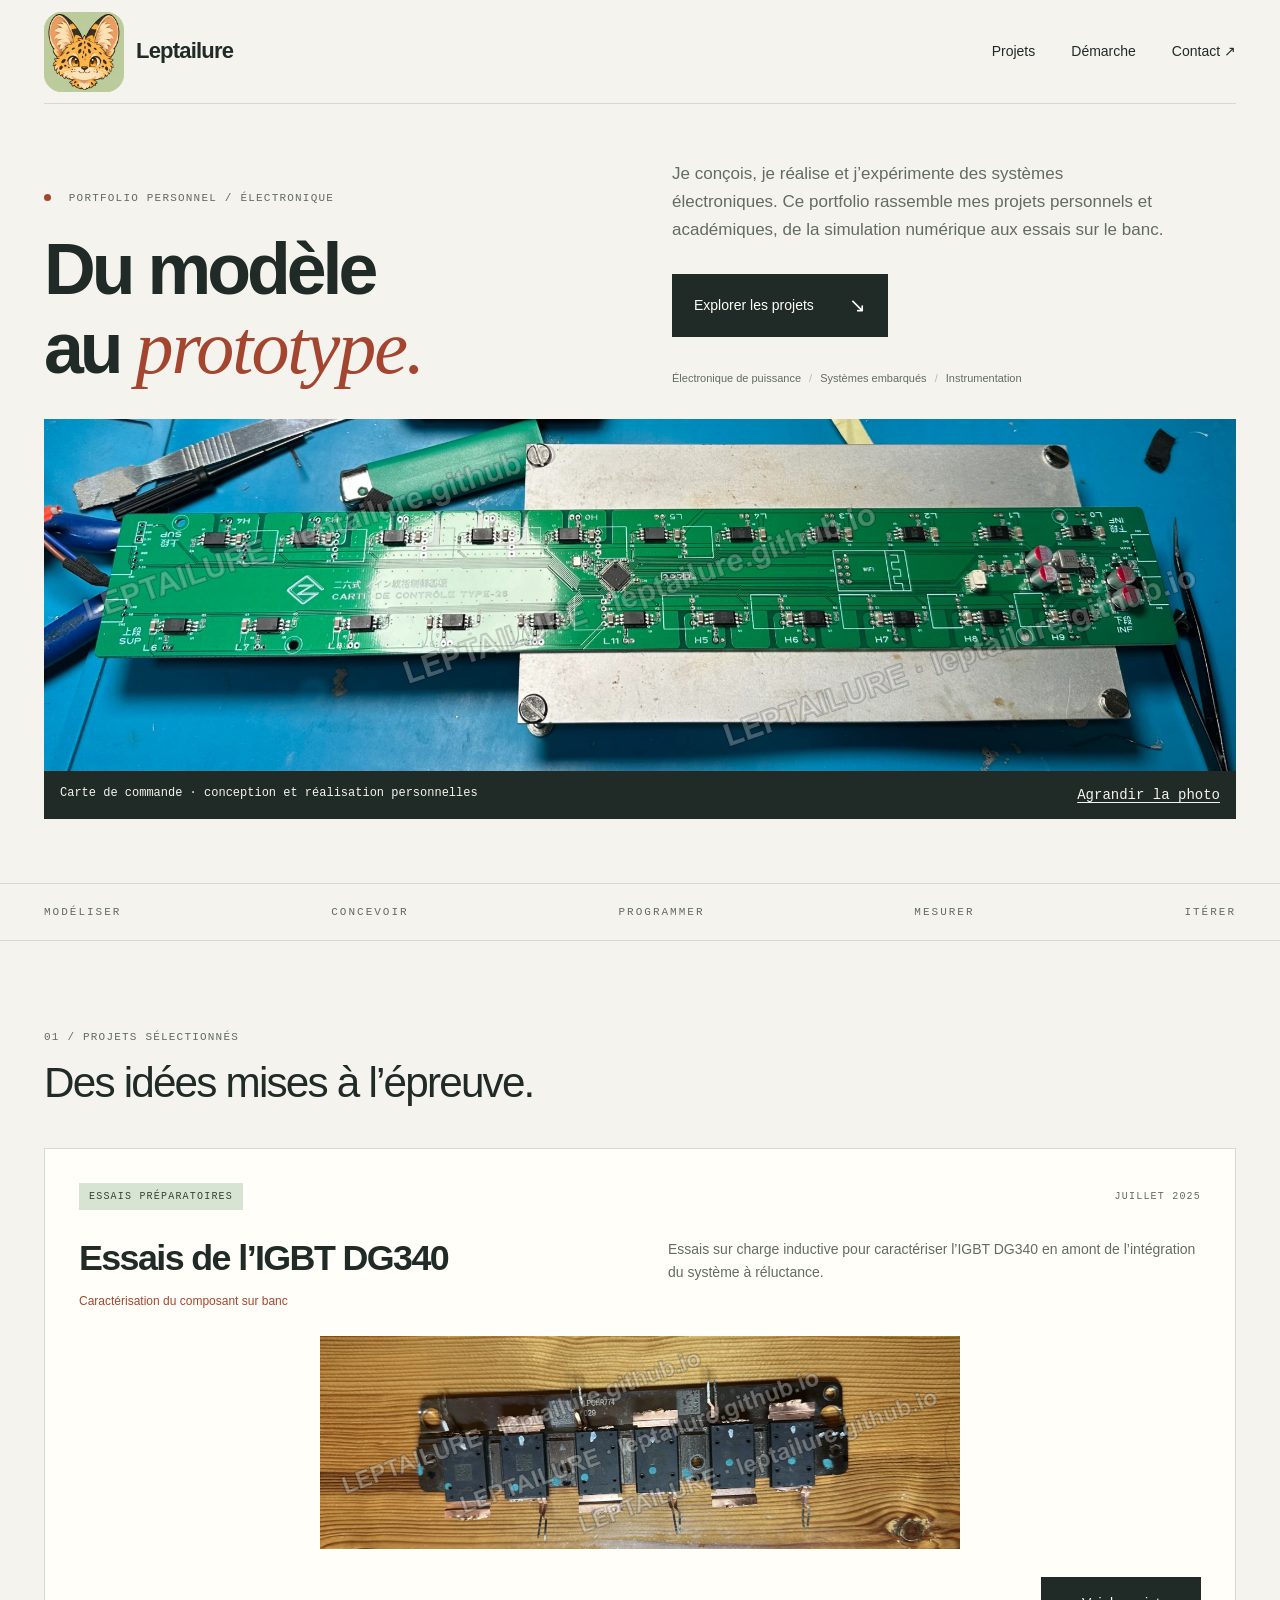
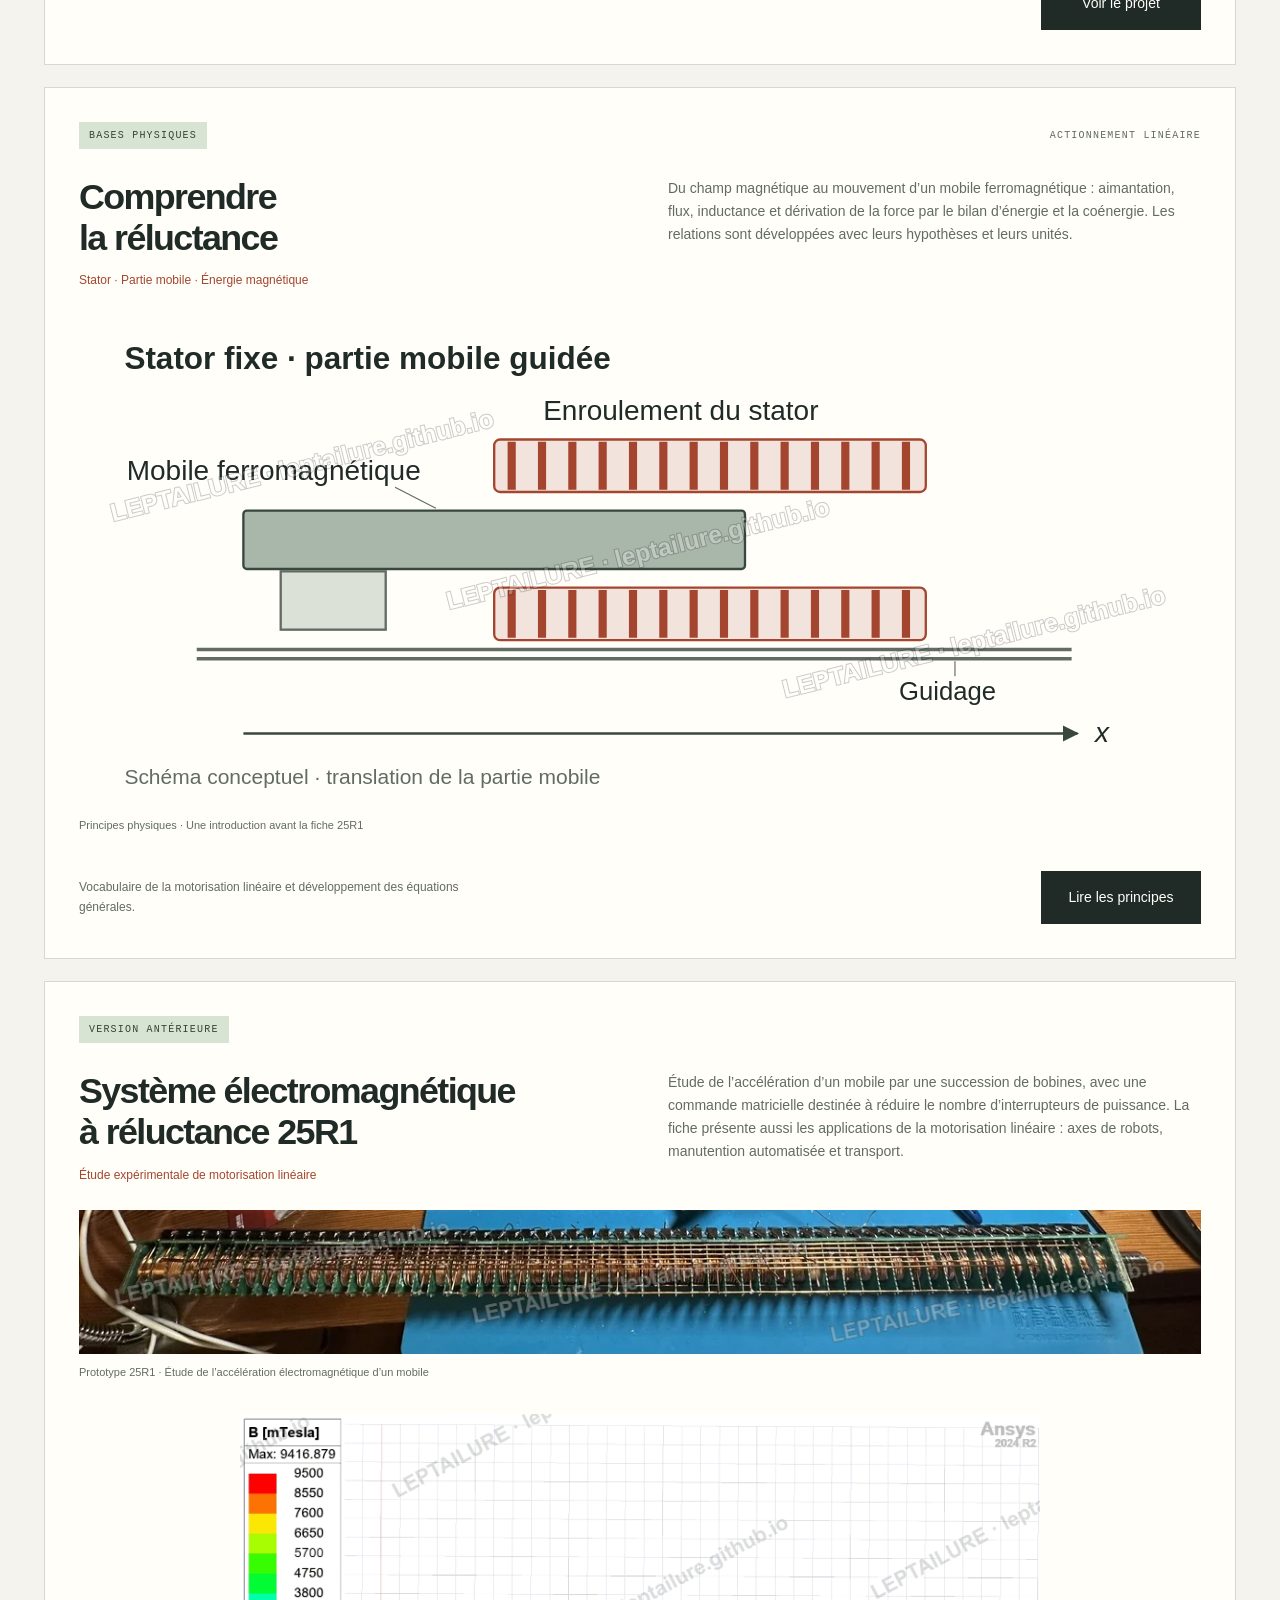
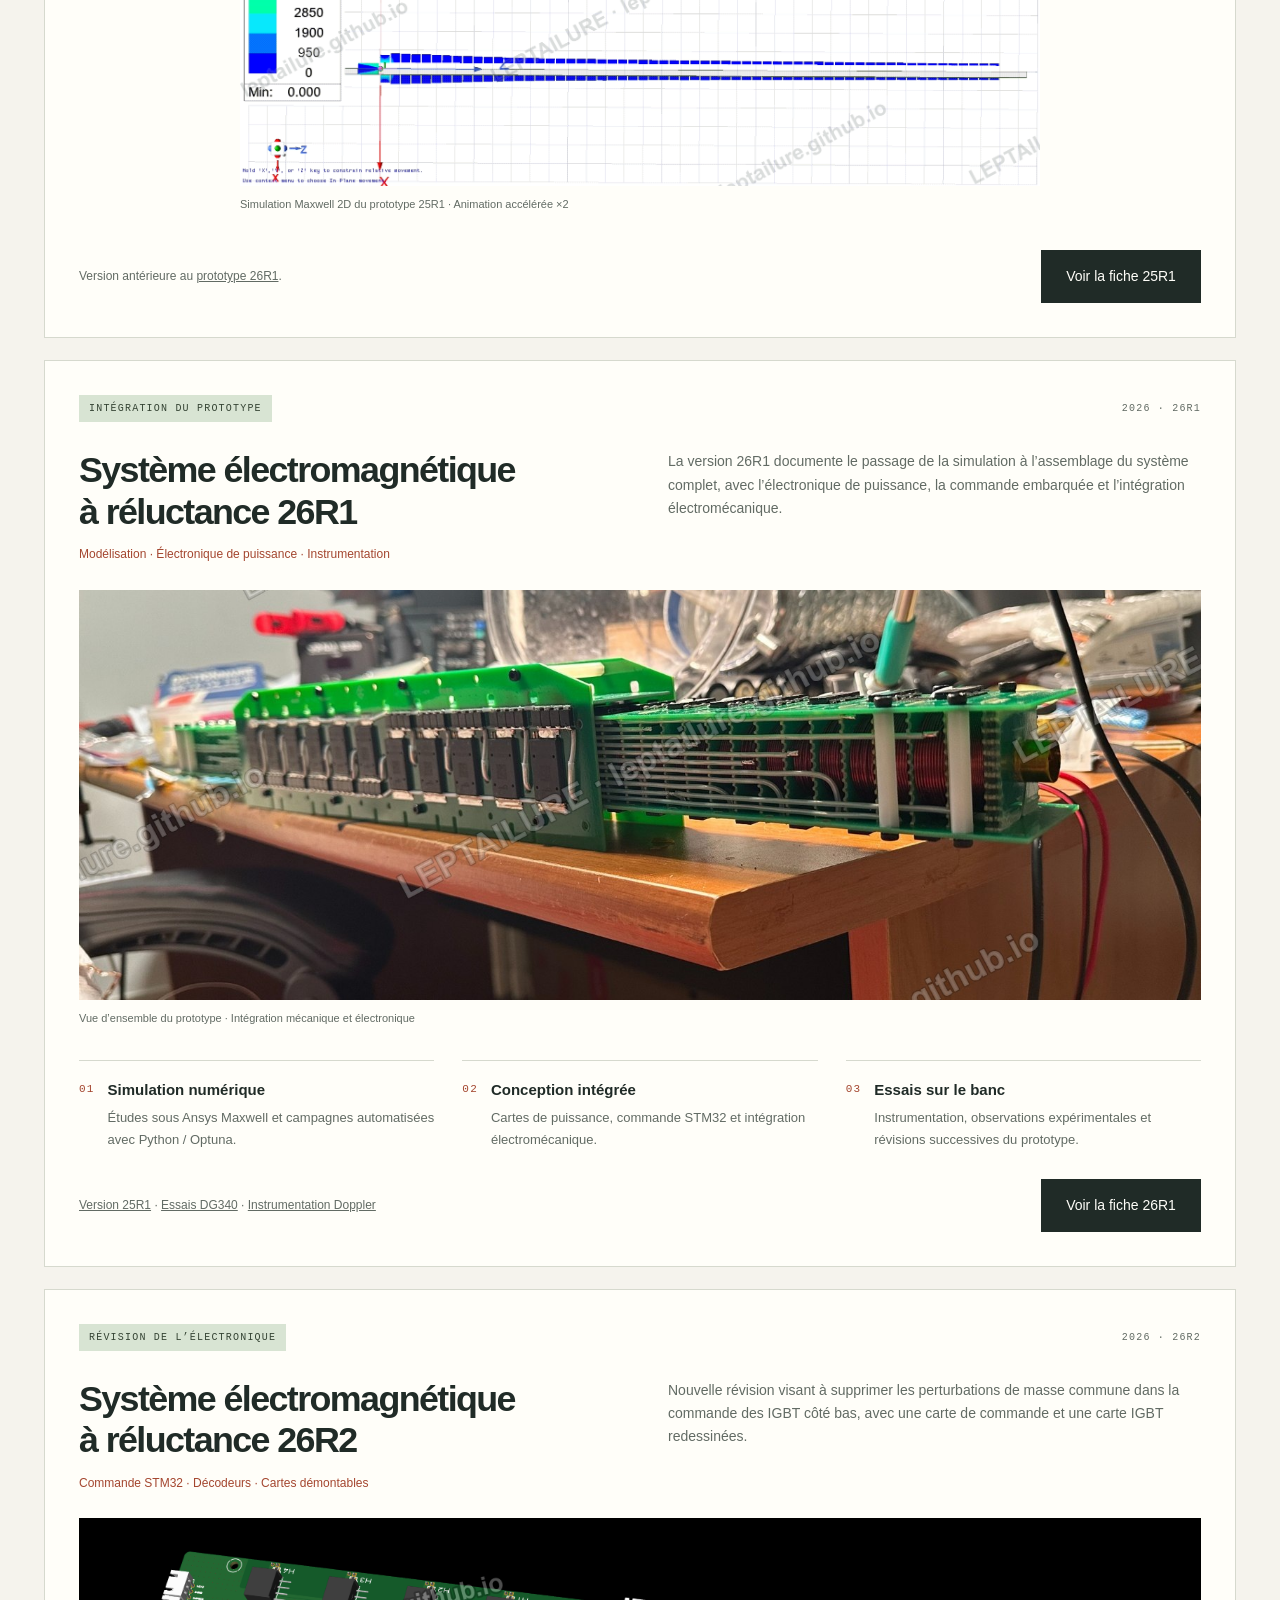
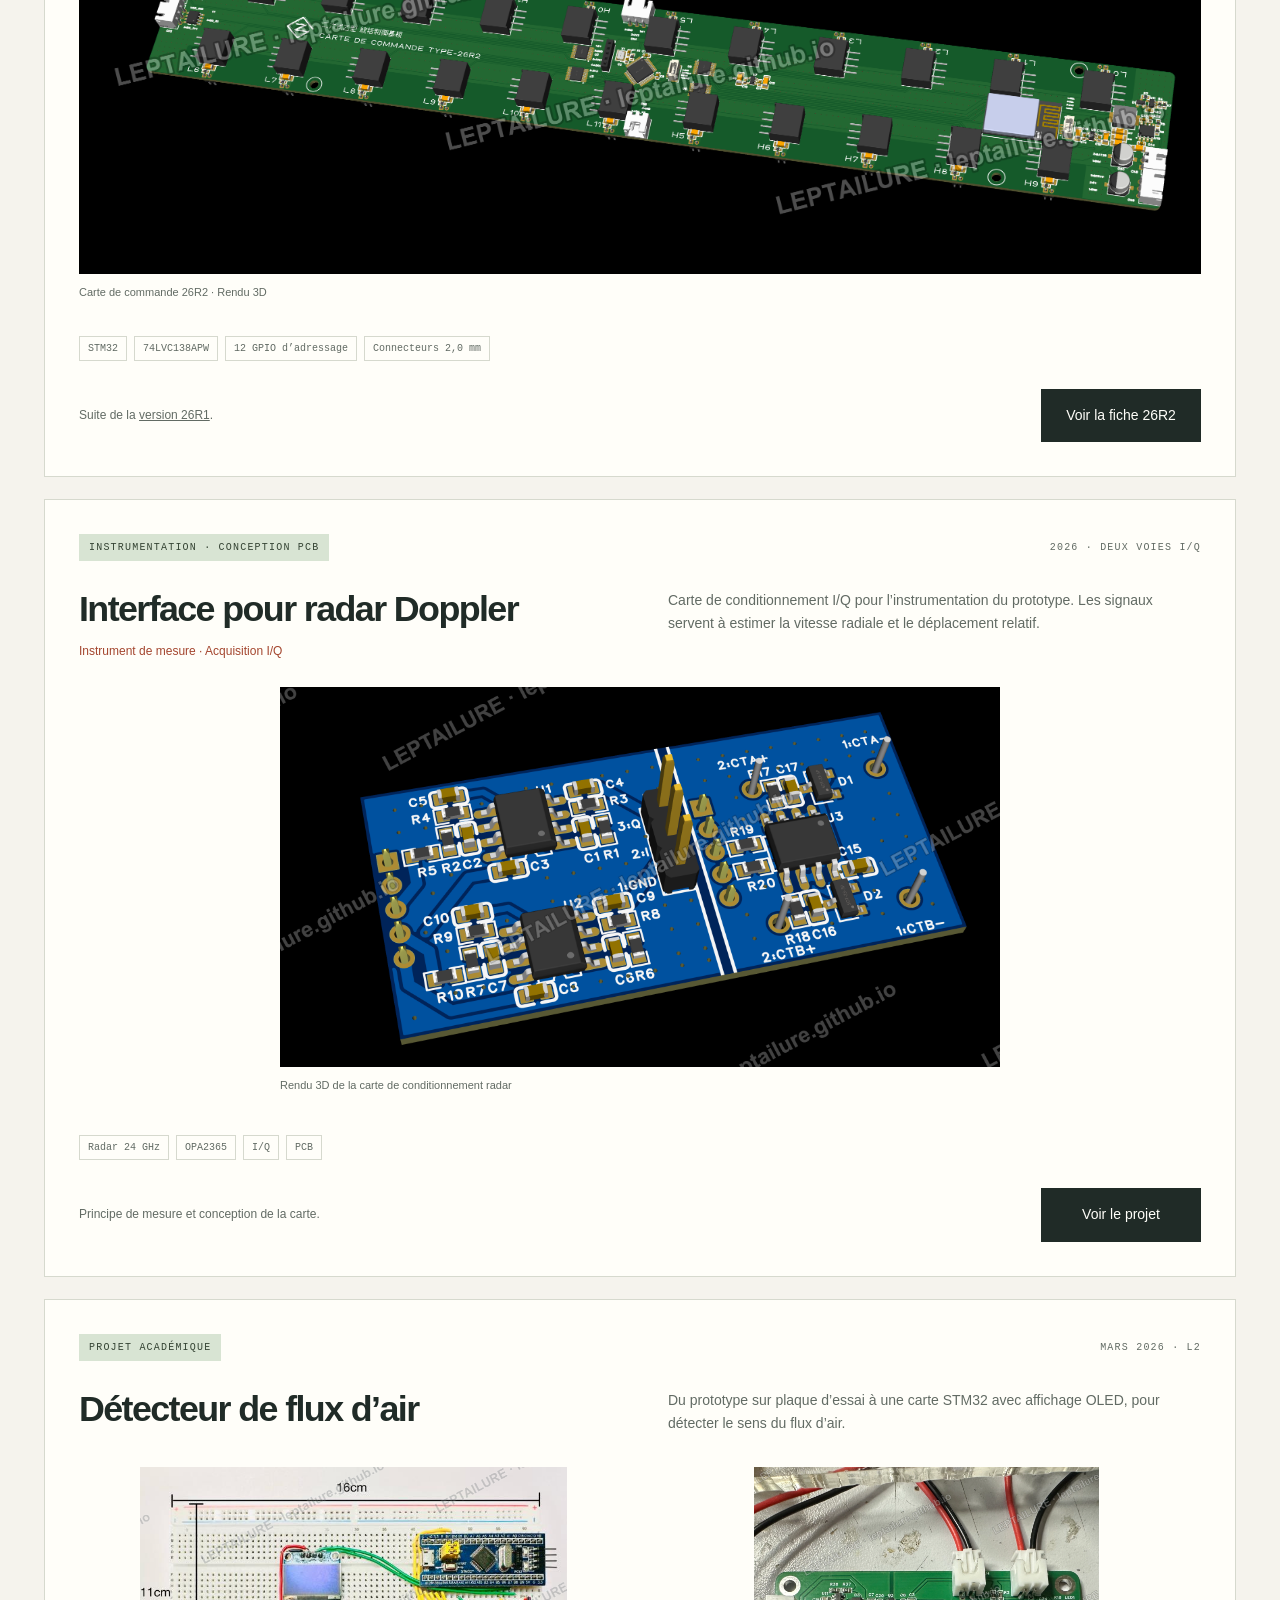
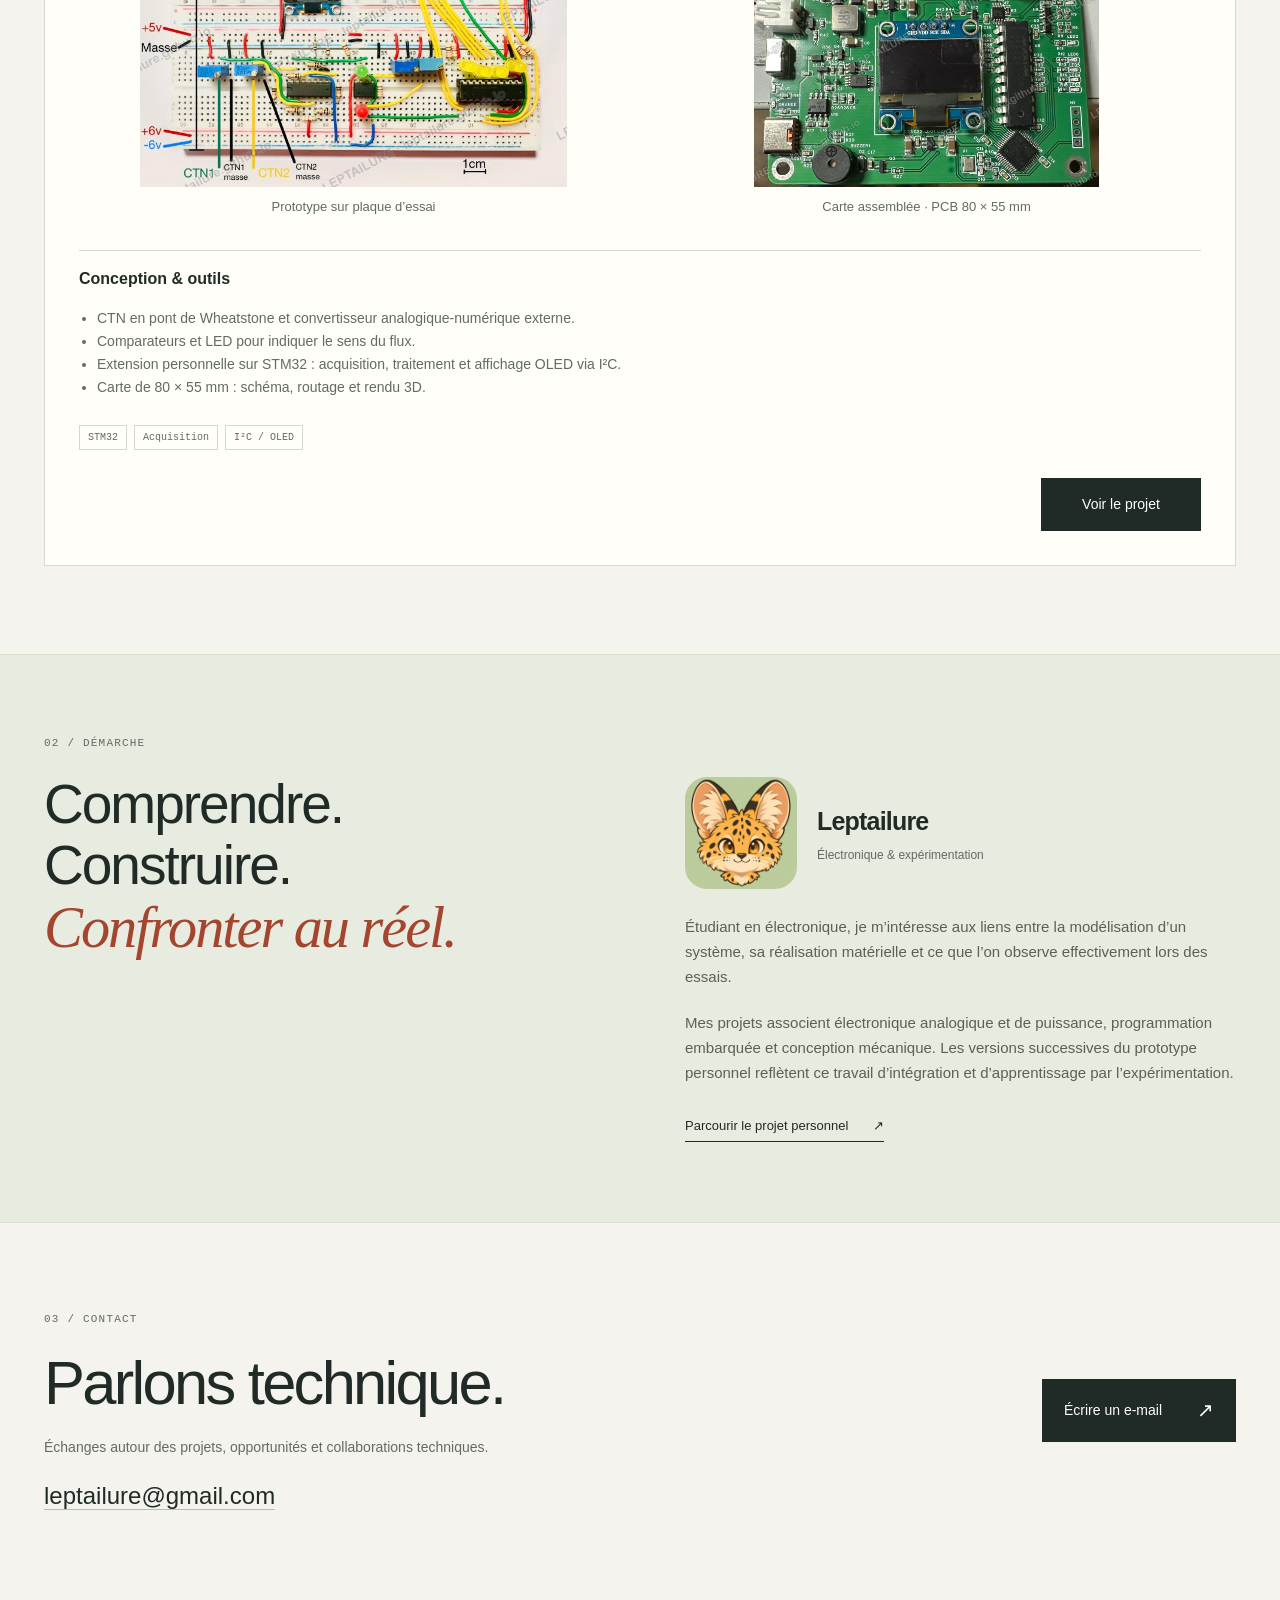
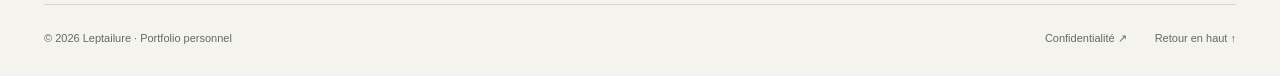
<file: index.html>
<!doctype html>
<html lang="fr">
<head>
  <meta charset="utf-8">
  <meta name="viewport" content="width=device-width, initial-scale=1">
  <meta name="description" content="Leptailure — portfolio de projets en électronique, systèmes embarqués et simulation numérique. Conception, prototypage et expérimentation.">
  <meta name="theme-color" content="#f5f3ed">
  <title>Leptailure — Électronique & expérimentation</title>
  <link rel="icon" href="favicon.png" type="image/png">
  <link rel="stylesheet" href="home-classic.css?v=home-media-balanced">
  <script src="home-classic.js?v=home-summary-1" defer></script>
<script src="visit-config.js" defer></script>
<script src="visit-tracker.js" defer></script>
</head>
<body>
<a class="skip" href="#contenu">Aller au contenu</a>
<header class="header wrap">
  <a class="wordmark" href="./" aria-label="Leptailure, accueil"><img class="brand-avatar" src="assets/serval-avatar.png" alt="" width="44" height="44">Leptailure</a>
  <nav aria-label="Navigation principale"><a href="#projets">Projets</a><a href="#demarche">Démarche</a><a href="#contact">Contact <span aria-hidden="true">↗</span></a></nav>
</header>
<main id="contenu">
  <section class="hero wrap">
    <div class="hero-copy">
      <div>
        <p class="eyebrow"><span class="dot"></span> PORTFOLIO PERSONNEL / ÉLECTRONIQUE</p>
        <h1>Du modèle<br>au <em>prototype.</em></h1>
      </div>
      <div>
        <p class="intro">Je conçois, je réalise et j’expérimente des systèmes électroniques. Ce portfolio rassemble mes projets personnels et académiques, de la simulation numérique aux essais sur le banc.</p>
        <a class="button" href="#projets">Explorer les projets <span aria-hidden="true">↘</span></a>
        <p class="hero-foot">Électronique de puissance <span> / </span> Systèmes embarqués <span> / </span> Instrumentation</p>
      </div>
    </div>
    <a class="hero-photo-link" href="assets/control-board-hero-full.webp?v=wm-transparent-1" aria-label="Agrandir la photo de la carte de commande">
      <figure class="hero-image">
        <img src="assets/control-board-hero.webp?v=wm-transparent-1" alt="Carte électronique de commande conçue et assemblée pour le prototype personnel" width="2160" height="637" fetchpriority="high">
        <figcaption><span>Carte de commande · conception et réalisation personnelles</span><span>Agrandir la photo</span></figcaption>
      </figure>
    </a>
  </section>
  <div class="toolbelt"><div class="wrap"><span>MODÉLISER</span><span>CONCEVOIR</span><span>PROGRAMMER</span><span>MESURER</span><span>ITÉRER</span></div></div>

  <section id="projets" class="wrap projects section">
    <div class="section-heading"><div><p class="eyebrow">01 / PROJETS SÉLECTIONNÉS</p><h2>Des idées mises à l’épreuve.</h2></div></div>

    <article id="essais-dg340" class="featured">
      <div class="featured-header"><span class="badge">ESSAIS PRÉPARATOIRES</span><time class="mono" datetime="2025-07">JUILLET 2025</time></div>
      <div class="project-intro">
        <div><h3>Essais de l’IGBT DG340</h3><p class="subtitle">Caractérisation du composant sur banc</p></div>
        <p>Essais sur charge inductive pour caractériser l’IGBT DG340 en amont de l’intégration du système à réluctance.</p>
      </div>
      <figure class="feature-photo project-cover project-cover--landscape">
        <a href="igbt-dg340/">
          <img src="igbt-dg340/media/igbt-cover.webp?v=wm-transparent-1" alt="Photographie des composants IGBT DG340" width="1920" height="637" loading="lazy" decoding="async">
        </a>
      </figure>
      <div class="featured-footer"><a class="button project-action" href="igbt-dg340/" aria-label="Voir le projet : Essais DG340">Voir le projet</a></div>
    </article>
    <article id="reluctance-principles" class="featured featured-summary">
      <div class="featured-header"><span class="badge">BASES PHYSIQUES</span><span class="mono">ACTIONNEMENT LINÉAIRE</span></div>
      <div class="project-intro">
        <div><h3>Comprendre<br> la réluctance</h3><p class="subtitle">Stator · Partie mobile · Énergie magnétique</p></div>
        <p>Du champ magnétique au mouvement d’un mobile ferromagnétique : aimantation, flux, inductance et dérivation de la force par le bilan d’énergie et la coénergie. Les relations sont développées avec leurs hypothèses et leurs unités.</p>
      </div>
      <figure class="feature-photo">
        <a href="projects/reluctance-principles.html" aria-label="Lire les principes de l’actionnement linéaire à réluctance"><img src="projects/reluctance-principles-media/stator-mobile.svg" alt="Stator bobiné et partie mobile ferromagnétique guidée en translation" width="960" height="420" loading="lazy" decoding="async" style="height:auto;max-height:none;object-fit:contain"></a>
        <figcaption>Principes physiques · Une introduction avant la fiche 25R1</figcaption>
      </figure>
      <div class="featured-footer"><p>Vocabulaire de la motorisation linéaire et développement des équations générales.</p><a class="button project-action" href="projects/reluctance-principles.html">Lire les principes</a></div>
    </article>
    <article id="reluctance-25r1" class="featured featured-summary">
      <div class="featured-header"><span class="badge">VERSION ANTÉRIEURE</span></div>
      <div class="project-intro">
        <div><h3>Système électromagnétique<br> à réluctance 25R1</h3><p class="subtitle">Étude expérimentale de motorisation linéaire</p></div>
        <p>Étude de l’accélération d’un mobile par une succession de bobines, avec une commande matricielle destinée à réduire le nombre d’interrupteurs de puissance. La fiche présente aussi les applications de la motorisation linéaire : axes de robots, manutention automatisée et transport.</p>
      </div>
      <figure class="feature-photo">
        <a href="projects/reluctance-25r1.html" aria-label="Ouvrir la fiche 25R1"><img src="assets/reluctance-25r1.webp?v=wm-transparent-1" alt="Vue panoramique des bobines montées sur le prototype 25R1" width="1170" height="150" loading="lazy" decoding="async"></a>
        <figcaption>Prototype 25R1 · Étude de l’accélération électromagnétique d’un mobile</figcaption>
      </figure>
      <figure class="feature-photo simulation-preview">
        <a href="projects/reluctance-25r1.html#simulation-maxwell" aria-label="Voir la simulation Maxwell 2D du 25R1"><img src="projects/reluctance-media/maxwell-25r1-field.webp?v=animation-2x" alt="Simulation Maxwell 2D du prototype 25R1, montrant le champ magnétique et le déplacement du mobile" width="1732" height="805" loading="lazy" decoding="async"></a>
        <figcaption>Simulation Maxwell 2D du prototype 25R1 · Animation accélérée ×2</figcaption>
      </figure>
      <div class="featured-footer"><p>Version antérieure au <a href="projects/reluctance.html">prototype 26R1</a>.</p><a class="button project-action" href="projects/reluctance-25r1.html">Voir la fiche 25R1</a></div>
    </article>

    <article id="reluctance" class="featured featured-summary">
      <div class="featured-header"><span class="badge">INTÉGRATION DU PROTOTYPE</span><span class="mono">2026 · 26R1</span></div>
      <div class="project-intro"><div><h3>Système électromagnétique<br> à réluctance 26R1</h3><p class="subtitle">Modélisation · Électronique de puissance · Instrumentation</p></div><p>La version 26R1 documente le passage de la simulation à l’assemblage du système complet, avec l’électronique de puissance, la commande embarquée et l’intégration électromécanique.</p></div>
      <figure class="feature-photo"><a class="zoom" href="assets/assembly.jpg?v=wm-transparent-1" data-caption="Intégration des sous-ensembles mécaniques et électroniques du prototype."><img src="assets/assembly.jpg?v=wm-transparent-1" alt="Vue d’ensemble du prototype électromécanique assemblé" width="1600" height="1200" loading="lazy"></a><figcaption>Vue d’ensemble du prototype · Intégration mécanique et électronique</figcaption></figure>
      <ol class="project-highlights" aria-label="Trois points clés du projet">
        <li><span class="mini-index" aria-hidden="true">01</span><div><h4>Simulation numérique</h4><p>Études sous Ansys Maxwell et campagnes automatisées avec Python / Optuna.</p></div></li>
        <li><span class="mini-index" aria-hidden="true">02</span><div><h4>Conception intégrée</h4><p>Cartes de puissance, commande STM32 et intégration électromécanique.</p></div></li>
        <li><span class="mini-index" aria-hidden="true">03</span><div><h4>Essais sur le banc</h4><p>Instrumentation, observations expérimentales et révisions successives du prototype.</p></div></li>
      </ol>
      <div class="featured-footer"><p><a href="projects/reluctance-25r1.html">Version 25R1</a> · <a href="igbt-dg340/">Essais DG340</a> · <a href="projects/doppler.html">Instrumentation Doppler</a></p><a class="button project-action" href="projects/reluctance.html" aria-label="Voir le système électromagnétique à réluctance 26R1">Voir la fiche 26R1</a></div>
    </article>


    <article id="reluctance-26r2" class="featured featured-summary">
      <div class="featured-header"><span class="badge">RÉVISION DE L’ÉLECTRONIQUE</span><span class="mono">2026 · 26R2</span></div>
      <div class="project-intro"><div><h3>Système électromagnétique<br> à réluctance 26R2</h3><p class="subtitle">Commande STM32 · Décodeurs · Cartes démontables</p></div><p>Nouvelle révision visant à supprimer les perturbations de masse commune dans la commande des IGBT côté bas, avec une carte de commande et une carte IGBT redessinées.</p></div>
      <figure class="feature-photo project-cover--landscape"><a href="projects/reluctance-26r2.html" aria-label="Ouvrir la fiche 26R2"><img src="projects/reluctance-media/control-3d-26r2.png?v=wm-transparent-1" alt="Rendu 3D de la nouvelle carte de commande 26R2" width="2900" height="919" loading="lazy" decoding="async"></a><figcaption>Carte de commande 26R2 · Rendu 3D</figcaption></figure>
      <div class="tags"><span>STM32</span><span>74LVC138APW</span><span>12 GPIO d’adressage</span><span>Connecteurs 2,0 mm</span></div>
      <div class="featured-footer"><p>Suite de la <a href="projects/reluctance.html">version 26R1</a>.</p><a class="button project-action" href="projects/reluctance-26r2.html">Voir la fiche 26R2</a></div>
    </article>

    <article class="featured" id="radar-doppler">
      <div class="featured-header"><span class="badge">INSTRUMENTATION · CONCEPTION PCB</span><span class="mono">2026 · DEUX VOIES I/Q</span></div>
      <div class="project-intro">
        <div><h3>Interface pour radar Doppler</h3><p class="subtitle">Instrument de mesure · Acquisition I/Q</p></div>
        <p>Carte de conditionnement I/Q pour l’instrumentation du prototype. Les signaux servent à estimer la vitesse radiale et le déplacement relatif.</p>
      </div>
      <figure class="feature-photo"><a href="projects/doppler.html" aria-label="Voir la carte Doppler en 3D"><img src="projects/doppler-media/rendu-3d.png?v=wm-transparent-1" alt="Rendu 3D de la carte radar Doppler avec voies analogiques I/Q, connecteurs et composants discrets" width="2132" height="1126" loading="lazy"></a><figcaption>Rendu 3D de la carte de conditionnement radar</figcaption></figure>
      <div class="tags"><span>Radar 24 GHz</span><span>OPA2365</span><span>I/Q</span><span>PCB</span></div>
      <div class="featured-footer"><p>Principe de mesure et conception de la carte.</p><a class="button project-action" href="projects/doppler.html" aria-label="Voir le projet : Interface pour radar Doppler">Voir le projet</a></div>
    </article>

    <article class="featured" id="flux-air">
      <div class="featured-header"><span class="badge">PROJET ACADÉMIQUE</span><span class="mono">MARS 2026 · L2</span></div>
      <div class="project-intro">
        <div><h3>Détecteur de flux d’air</h3></div>
        <p>Du prototype sur plaque d’essai à une carte STM32 avec affichage OLED, pour détecter le sens du flux d’air.</p>
      </div>
      <div class="project-comparison" aria-label="Du prototype sur plaque d’essai à la carte assemblée">
        <figure class="feature-photo">
          <a href="projects/airflow.html#plaque-essai" aria-label="Voir le prototype sur plaque d’essai"><img src="projects/airflow-media/plaque-dessai.webp?v=wm-transparent-1" alt="Prototype du détecteur de flux d’air câblé sur une plaque d’essai, avec le STM32 et l’écran OLED" width="714" height="535" loading="lazy" decoding="async"></a>
          <figcaption>Prototype sur plaque d’essai</figcaption>
        </figure>
        <figure class="feature-photo">
          <a href="projects/airflow.html#circuit-imprime" aria-label="Voir le circuit imprimé assemblé"><img src="projects/airflow-media/carte-assemblee.webp?v=wm-transparent-1" alt="Circuit imprimé assemblé du détecteur de flux d’air, avec afficheur OLED" width="2707" height="2504" loading="lazy" decoding="async"></a>
          <figcaption>Carte assemblée · PCB 80 × 55 mm</figcaption>
        </figure>
      </div>
      <div class="project-entry-details" aria-labelledby="airflow-design-title">
        <h4 id="airflow-design-title">Conception &amp; outils</h4>
        <ul>
          <li>CTN en pont de Wheatstone et convertisseur analogique-numérique externe.</li>
          <li>Comparateurs et LED pour indiquer le sens du flux.</li>
          <li>Extension personnelle sur STM32 : acquisition, traitement et affichage OLED via I²C.</li>
          <li>Carte de 80 × 55 mm : schéma, routage et rendu 3D.</li>
        </ul>
      </div>
      <div class="tags"><span>STM32</span><span>Acquisition</span><span>I²C / OLED</span></div>
      <div class="featured-footer"><a class="button project-action" href="projects/airflow.html" aria-label="Voir le projet : Détecteur de flux d’air">Voir le projet</a></div>
    </article>
  </section>

  <section id="demarche" class="approach"><div class="wrap approach-layout"><div><p class="eyebrow">02 / DÉMARCHE</p><h2>Comprendre.<br>Construire.<br><em>Confronter au réel.</em></h2></div><div class="approach-copy"><div class="profile-identity"><img src="assets/serval-avatar.png" alt="Avatar illustré de Leptailure : un serval au style anime" width="112" height="112" loading="lazy"><div><strong>Leptailure</strong><span>Électronique & expérimentation</span></div></div><p>Étudiant en électronique, je m’intéresse aux liens entre la modélisation d’un système, sa réalisation matérielle et ce que l’on observe effectivement lors des essais.</p><p>Mes projets associent électronique analogique et de puissance, programmation embarquée et conception mécanique. Les versions successives du prototype personnel reflètent ce travail d’intégration et d’apprentissage par l’expérimentation.</p><a class="text-link" href="#reluctance">Parcourir le projet personnel <span aria-hidden="true">↗</span></a></div></div></section>
  <section id="contact" class="wrap contact section"><p class="eyebrow">03 / CONTACT</p><div class="contact-row"><div><h2>Parlons technique.</h2><p>Échanges autour des projets, opportunités et collaborations techniques.</p></div><a class="button" href="mailto:leptailure@gmail.com">Écrire un e-mail <span aria-hidden="true">↗</span></a></div><a class="email" href="mailto:leptailure@gmail.com">leptailure@gmail.com</a></section>
</main>
<footer class="wrap footer"><span>© 2026 Leptailure · Portfolio personnel</span><a href="privacy.html">Confidentialité ↗</a><a href="#">Retour en haut ↑</a></footer>
<dialog id="lightbox" aria-label="Photographie du projet en grand format"><button id="close-lightbox" type="button" aria-label="Fermer la photographie">Fermer ×</button><img id="lightbox-image" alt=""><p id="lightbox-caption"></p></dialog>
</body>
</html>
</file>
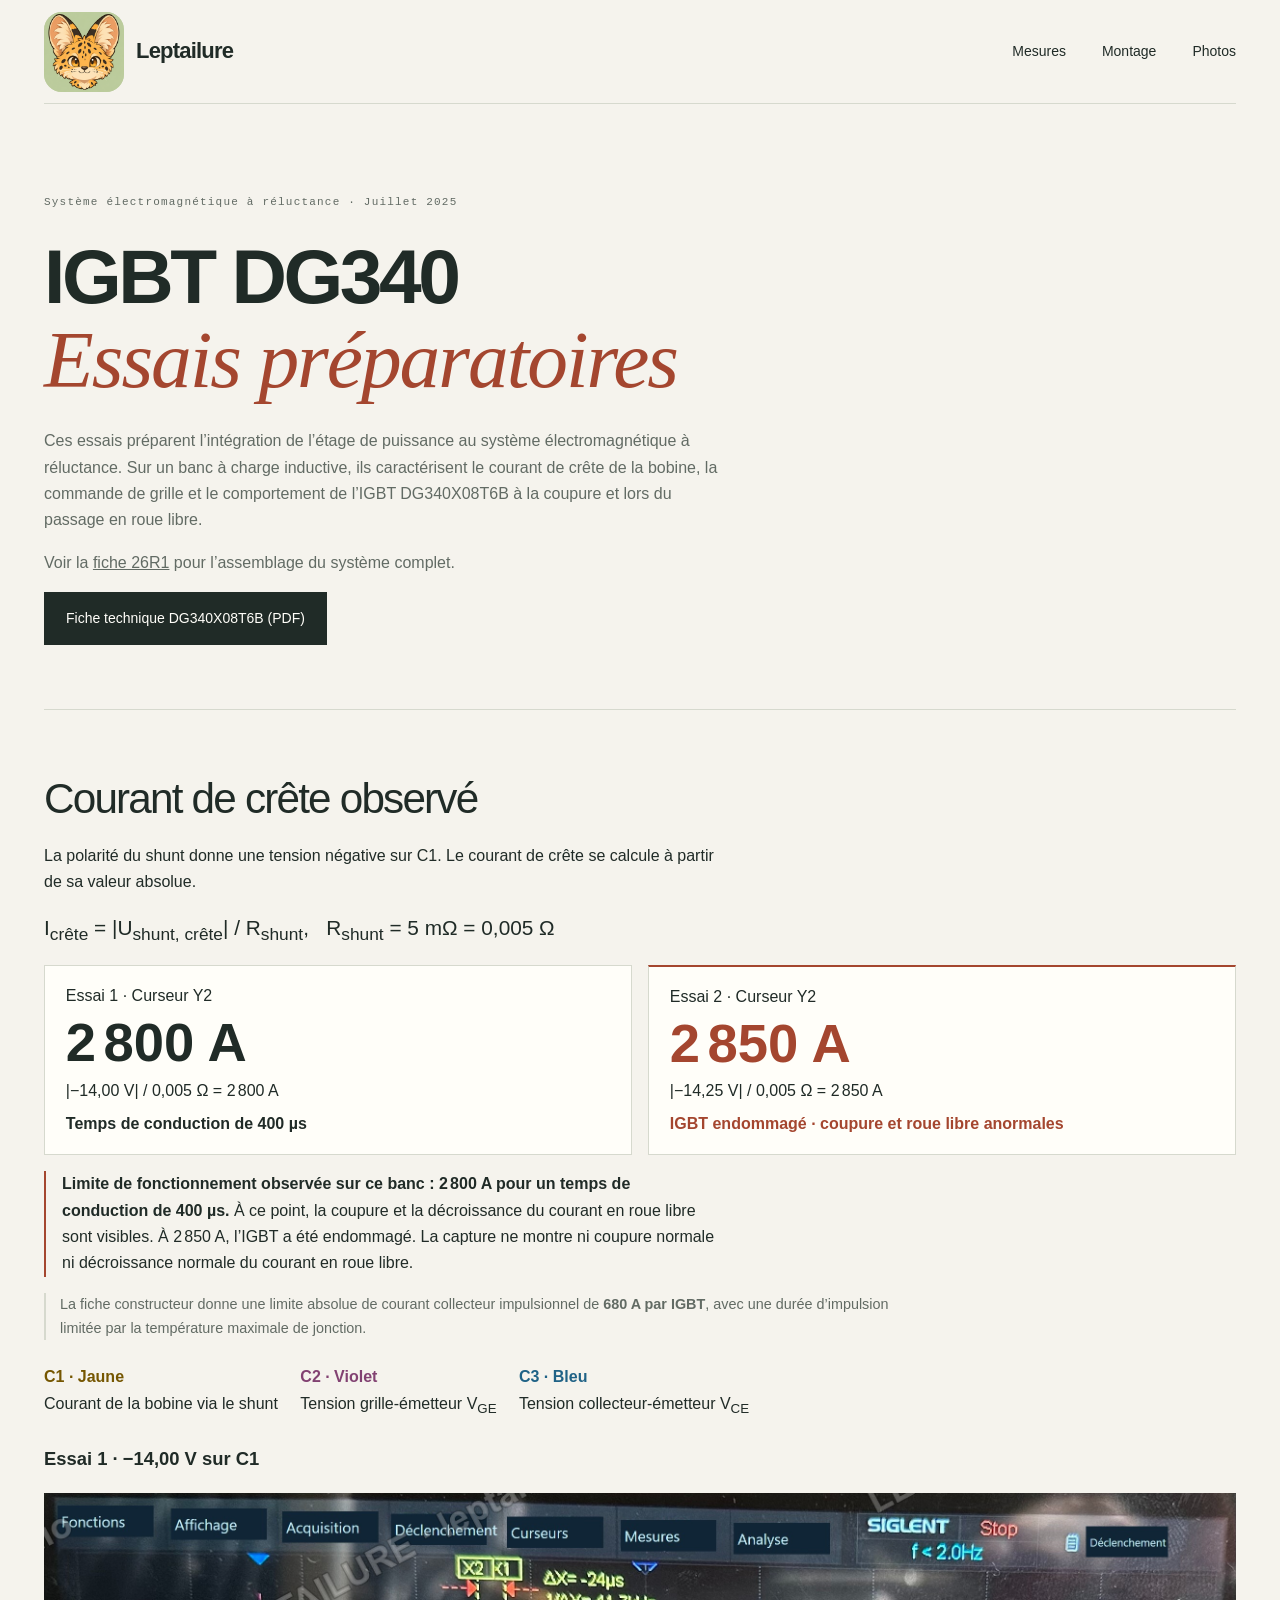
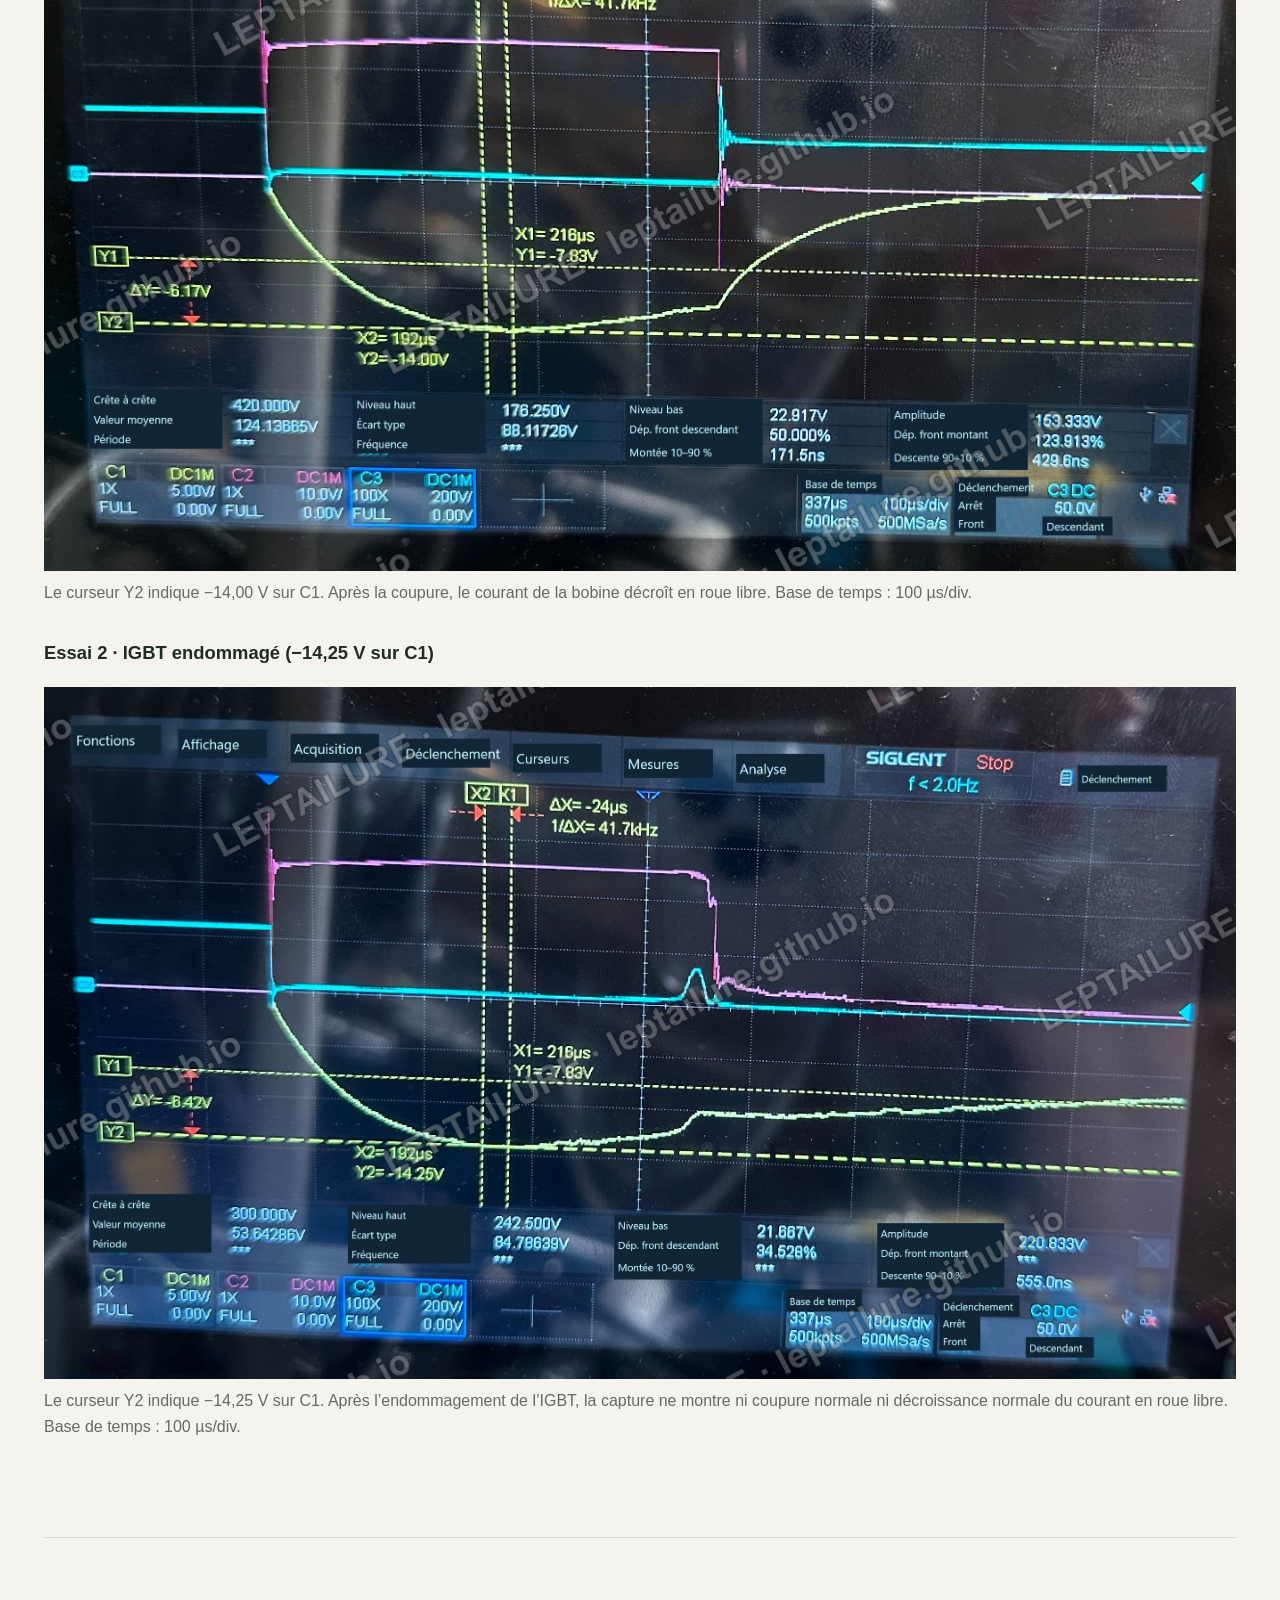
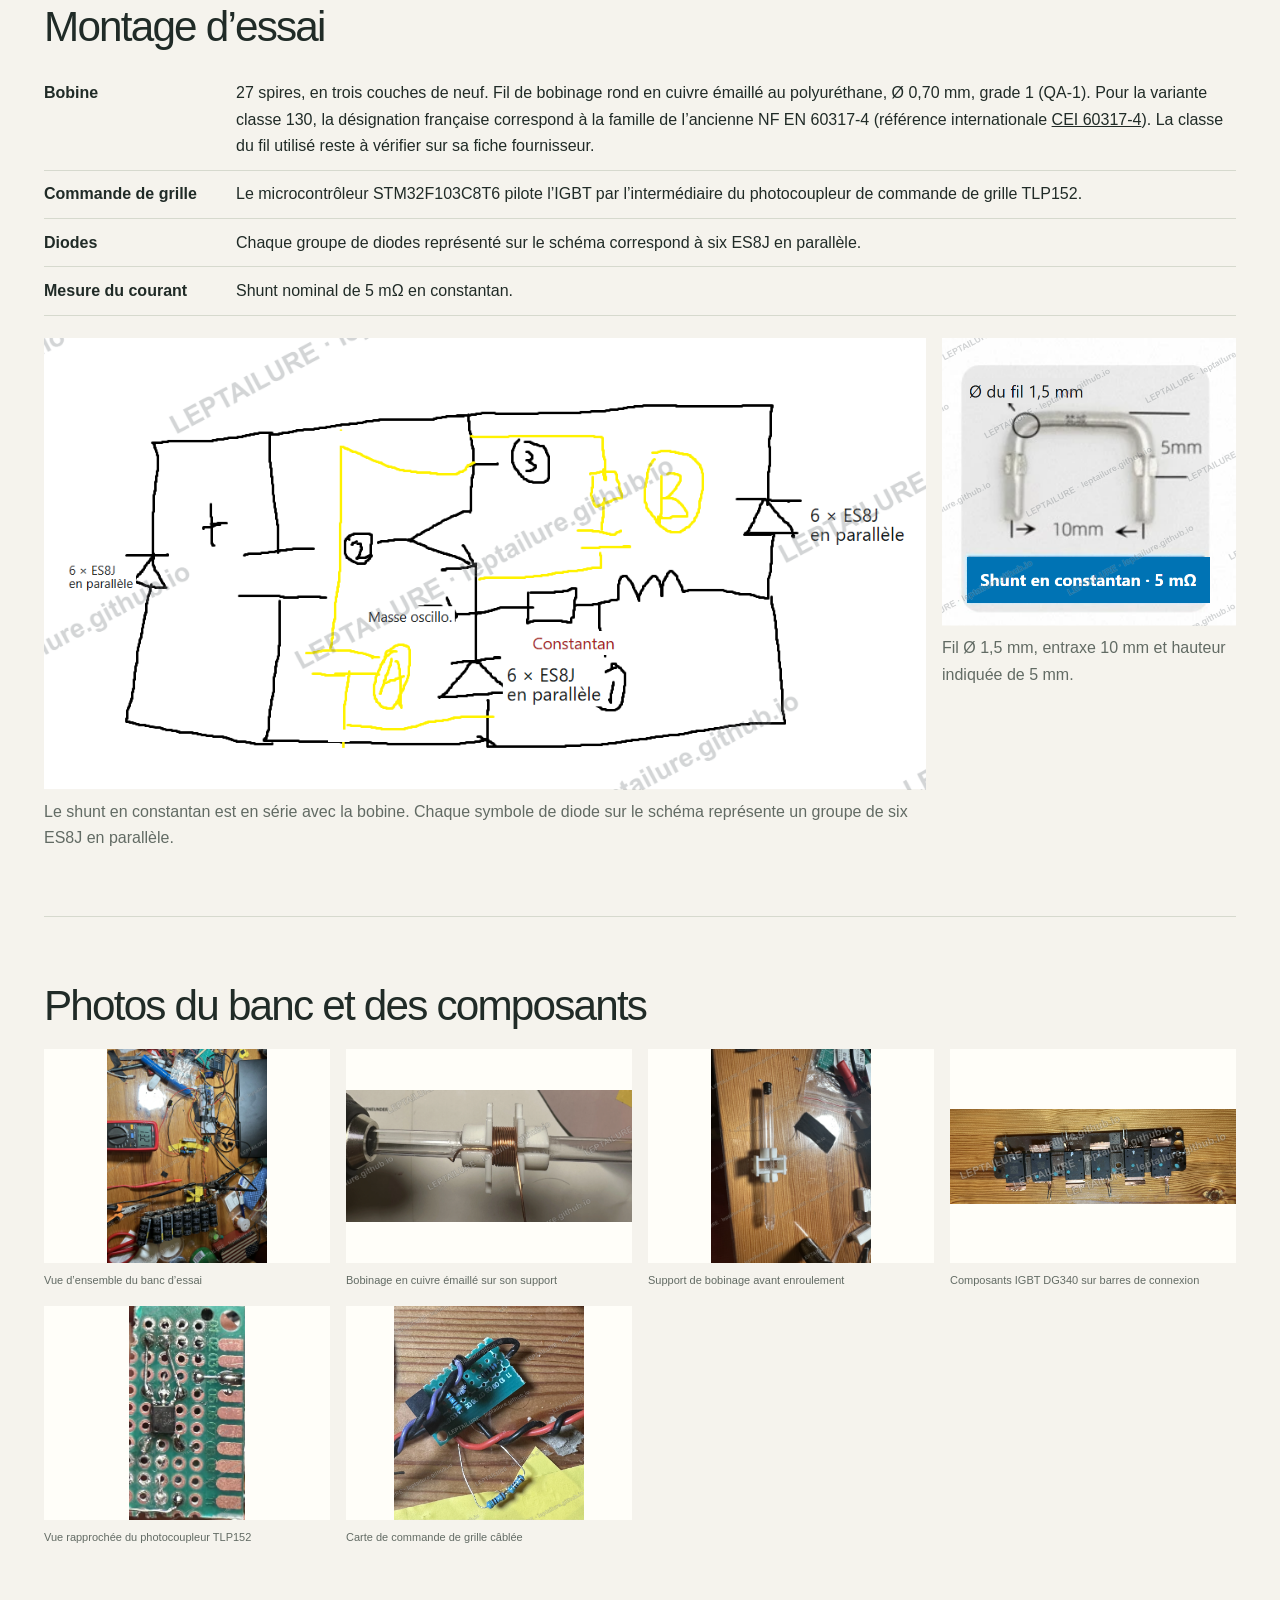
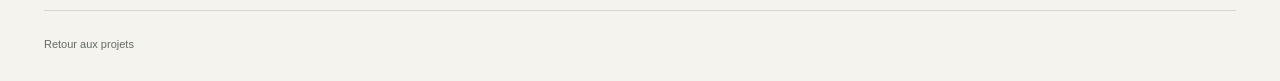
<file: igbt-dg340/index.html>
<!doctype html>
<html lang="fr">
<head>
  <meta charset="utf-8">
  <meta name="viewport" content="width=device-width, initial-scale=1">
  <meta name="description" content="Essais préparatoires de l’étage de puissance à IGBT DG340X08T6B pour un système électromagnétique à réluctance.">
  <title>Essais préparatoires du système à réluctance · IGBT DG340</title>
  <link rel="icon" href="../favicon.png" type="image/png">
  <link rel="stylesheet" href="../home-classic.css">
  <link rel="stylesheet" href="essais.css?v=3">
</head>
<body class="dg340">
  <header>
    <div class="wrap header">
      <a class="wordmark" href="../" aria-label="Leptailure, accueil"><img class="brand-avatar" src="../assets/serval-avatar.png" alt="" width="80" height="80">Leptailure</a>
      <nav aria-label="Sur cette page">
        <a href="#mesures">Mesures</a>
        <a href="#montage">Montage</a>
        <a href="#photos">Photos</a>
      </nav>
    </div>
  </header>
  <main class="wrap">
    <header class="report-intro">
      <p class="eyebrow">Système électromagnétique à réluctance · <time datetime="2025-07">Juillet 2025</time></p>
      <h1>IGBT DG340<br><em>Essais préparatoires</em></h1>
      <p>Ces essais préparent l’intégration de l’étage de puissance au système électromagnétique à réluctance. Sur un banc à charge inductive, ils caractérisent le courant de crête de la bobine, la commande de grille et le comportement de l’IGBT DG340X08T6B à la coupure et lors du passage en roue libre.</p>
      <p>Voir la <a href="../projects/reluctance.html">fiche 26R1</a> pour l’assemblage du système complet.</p>
      <a class="button" href="media/DG340X08T6B.pdf">Fiche technique DG340X08T6B (PDF)</a>
    </header>
    <section id="mesures">
      <h2>Courant de crête observé</h2>
      <p>La polarité du shunt donne une tension négative sur C1. Le courant de crête se calcule à partir de sa valeur absolue.</p>
      <p class="formula" aria-label="Courant de crête égal à la valeur absolue de la tension de crête sur le shunt divisée par 0,005 ohm">
        I<sub>crête</sub> = |U<sub>shunt, crête</sub>| / R<sub>shunt</sub>, &nbsp; R<sub>shunt</sub> = 5 mΩ = 0,005 Ω
      </p>
      <div class="results">
        <div><span>Essai 1 · Curseur Y2</span><strong>2 800 A</strong><span>|−14,00 V| / 0,005 Ω = 2 800 A</span><span class="outcome">Temps de conduction de 400 µs</span></div>
        <div class="failure"><span>Essai 2 · Curseur Y2</span><strong>2 850 A</strong><span>|−14,25 V| / 0,005 Ω = 2 850 A</span><span class="outcome">IGBT endommagé · coupure et roue libre anormales</span></div>
      </div>
      <p class="finding"><strong>Limite de fonctionnement observée sur ce banc : 2 800 A pour un temps de conduction de 400 µs.</strong> À ce point, la coupure et la décroissance du courant en roue libre sont visibles. À 2 850 A, l’IGBT a été endommagé. La capture ne montre ni coupure normale ni décroissance normale du courant en roue libre.</p>
      <p class="note">La fiche constructeur donne une limite absolue de courant collecteur impulsionnel de <strong>680 A par IGBT</strong>, avec une durée d’impulsion limitée par la température maximale de jonction.</p>
      <div class="channels" aria-label="Légende des voies de l’oscilloscope">
        <span class="yellow"><b>C1 · Jaune</b> Courant de la bobine via le shunt</span>
        <span class="purple"><b>C2 · Violet</b> Tension grille-émetteur V<sub>GE</sub></span>
        <span class="blue"><b>C3 · Bleu</b> Tension collecteur-émetteur V<sub>CE</sub></span>
      </div>
      <figure class="scope">
        <h3>Essai 1 · −14,00 V sur C1</h3><a href="media/essai-2800a-fr.jpg?v=wm-transparent-1"><img src="media/essai-2800a-fr.jpg?v=wm-transparent-1" width="2471" height="1407" alt="Essai 1 · −14,00 V sur C1"></a>
        <figcaption>Le curseur Y2 indique −14,00 V sur C1. Après la coupure, le courant de la bobine décroît en roue libre. Base de temps : 100 µs/div.</figcaption>
      </figure>
      <figure class="scope">
        <h3>Essai 2 · IGBT endommagé (−14,25 V sur C1)</h3><a href="media/essai-2850a-fr.jpg?v=wm-transparent-1"><img src="media/essai-2850a-fr.jpg?v=wm-transparent-1" width="2675" height="1553" alt="Essai 2 · IGBT endommagé (−14,25 V sur C1)"></a>
        <figcaption>Le curseur Y2 indique −14,25 V sur C1. Après l’endommagement de l’IGBT, la capture ne montre ni coupure normale ni décroissance normale du courant en roue libre. Base de temps : 100 µs/div.</figcaption>
      </figure>
    </section>
    <section id="montage">
      <h2>Montage d’essai</h2>
      <dl class="specs">
        <div><dt>Bobine</dt><dd>27 spires, en trois couches de neuf. Fil de bobinage rond en cuivre émaillé au polyuréthane, Ø 0,70 mm, grade 1 (QA-1). Pour la variante classe 130, la désignation française correspond à la famille de l’ancienne NF EN 60317-4 (référence internationale <a href="https://webstore.iec.ch/en/publication/22640">CEI 60317-4</a>). La classe du fil utilisé reste à vérifier sur sa fiche fournisseur.</dd></div>
        <div><dt>Commande de grille</dt><dd>Le microcontrôleur STM32F103C8T6 pilote l’IGBT par l’intermédiaire du photocoupleur de commande de grille TLP152.</dd></div>
        <div><dt>Diodes</dt><dd>Chaque groupe de diodes représenté sur le schéma correspond à six ES8J en parallèle.</dd></div>
        <div><dt>Mesure du courant</dt><dd>Shunt nominal de 5 mΩ en constantan.</dd></div>
      </dl>
      <div class="drawings">
        <figure>
          <a href="media/schema-fr.png?v=wm-transparent-1"><img src="media/schema-fr.png?v=wm-transparent-1" width="1065" height="546" alt="Schéma d’essai avec bobine, shunt en constantan, masse de l’oscilloscope et groupes de six ES8J en parallèle." loading="lazy"></a>
          <figcaption>Le shunt en constantan est en série avec la bobine. Chaque symbole de diode sur le schéma représente un groupe de six ES8J en parallèle.</figcaption>
        </figure>
        <figure>
          <a href="media/shunt-fr.png?v=wm-transparent-1"><img src="media/shunt-fr.png?v=wm-transparent-1" width="582" height="571" alt="Shunt en constantan de 5 mΩ." loading="lazy"></a>
          <figcaption>Fil Ø 1,5 mm, entraxe 10 mm et hauteur indiquée de 5 mm.</figcaption>
        </figure>
      </div>
    </section>
    <section id="photos">
      <h2>Photos du banc et des composants</h2>
      <div class="gallery">
        <figure><a href="media/banc.webp?v=wm-transparent-1"><img src="media/banc.webp?v=wm-transparent-1" width="3024" height="4032" alt="Vue d’ensemble du banc d’essai" loading="lazy"></a><figcaption>Vue d’ensemble du banc d’essai</figcaption></figure>
        <figure><a href="media/bobinage.webp?v=wm-transparent-1"><img src="media/bobinage.webp?v=wm-transparent-1" width="3021" height="1391" alt="Bobinage en cuivre émaillé sur son support" loading="lazy"></a><figcaption>Bobinage en cuivre émaillé sur son support</figcaption></figure>
        <figure><a href="media/support.webp?v=wm-transparent-1"><img src="media/support.webp?v=wm-transparent-1" width="3024" height="4032" alt="Support de bobinage avant enroulement" loading="lazy"></a><figcaption>Support de bobinage avant enroulement</figcaption></figure>
        <figure><a href="media/igbt.webp?v=wm-transparent-1"><img src="media/igbt-cover.webp?v=wm-transparent-1" width="1920" height="637" alt="Composants IGBT DG340 sur barres de connexion" loading="lazy"></a><figcaption>Composants IGBT DG340 sur barres de connexion</figcaption></figure>
        <figure><a href="media/tlp152.webp?v=wm-transparent-1"><img src="media/tlp152.webp?v=wm-transparent-1" width="510" height="943" alt="Vue rapprochée du photocoupleur TLP152" loading="lazy"></a><figcaption>Vue rapprochée du photocoupleur TLP152</figcaption></figure>
        <figure><a href="media/commande.webp?v=wm-transparent-1"><img src="media/commande.webp?v=wm-transparent-1" width="1298" height="1469" alt="Carte de commande de grille câblée" loading="lazy"></a><figcaption>Carte de commande de grille câblée</figcaption></figure>
      </div>
    </section>
  </main>
  <footer class="wrap footer"><a href="../#projets">Retour aux projets</a></footer>
</body>
</html>
</file>
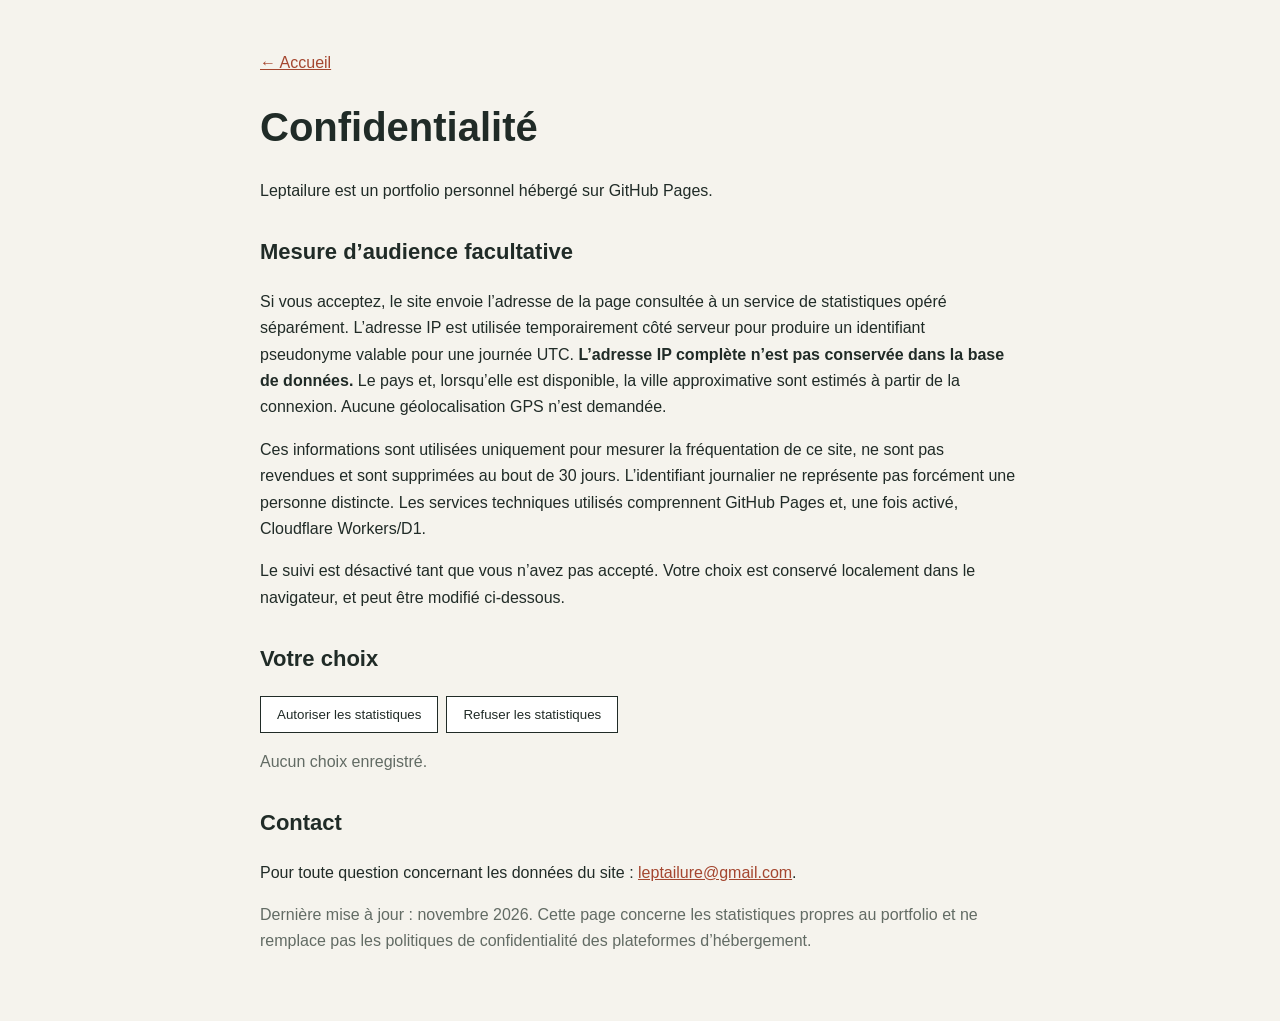
<file: privacy.html>
<!doctype html><html lang="fr"><head><meta charset="utf-8"><meta name="viewport" content="width=device-width,initial-scale=1">
<meta name="robots" content="noindex"><title>Confidentialité · Leptailure</title>
  <link rel="icon" href="favicon.png" type="image/png">
<style>body{background:#f5f3ed;color:#202b27;font:16px/1.65 -apple-system,BlinkMacSystemFont,"Segoe UI",Arial,sans-serif;margin:0}main{max-width:760px;padding:50px 24px;margin:auto}h1{font-size:40px;line-height:1.2}h2{font-size:22px;margin-top:30px}a{color:#a4462f}button{padding:10px 16px;margin-right:8px;border:1px solid #202b27;background:white;color:#202b27;cursor:pointer}.hint{color:#626b64}</style></head><body><main>
<a href="./">← Accueil</a><h1>Confidentialité</h1><p>Leptailure est un portfolio personnel hébergé sur GitHub Pages.</p>
<h2>Mesure d’audience facultative</h2><p>Si vous acceptez, le site envoie l’adresse de la page consultée à un service de statistiques opéré séparément. L’adresse IP est utilisée temporairement côté serveur pour produire un identifiant pseudonyme valable pour une journée UTC. <strong>L’adresse IP complète n’est pas conservée dans la base de données.</strong> Le pays et, lorsqu’elle est disponible, la ville approximative sont estimés à partir de la connexion. Aucune géolocalisation GPS n’est demandée.</p>
<p>Ces informations sont utilisées uniquement pour mesurer la fréquentation de ce site, ne sont pas revendues et sont supprimées au bout de 30 jours. L’identifiant journalier ne représente pas forcément une personne distincte. Les services techniques utilisés comprennent GitHub Pages et, une fois activé, Cloudflare Workers/D1.</p>
<p>Le suivi est désactivé tant que vous n’avez pas accepté. Votre choix est conservé localement dans le navigateur, et peut être modifié ci-dessous.</p>
<h2>Votre choix</h2><button id="yes">Autoriser les statistiques</button><button id="no">Refuser les statistiques</button><p id="choice" class="hint" role="status"></p>
<h2>Contact</h2><p>Pour toute question concernant les données du site : <a href="mailto:leptailure@gmail.com">leptailure@gmail.com</a>.</p>
<p class="hint">Dernière mise à jour : novembre 2026. Cette page concerne les statistiques propres au portfolio et ne remplace pas les politiques de confidentialité des plateformes d’hébergement.</p>
</main><script>
(function(){const key='leptailure.analyticsConsent',msg=document.getElementById('choice');function display(){const c=localStorage.getItem(key);msg.textContent=c==='yes'?'Choix actuel : autorisé.':c==='no'?'Choix actuel : refusé.':'Aucun choix enregistré.'}
document.getElementById('yes').onclick=()=>{localStorage.setItem(key,'yes');display()};
document.getElementById('no').onclick=()=>{localStorage.setItem(key,'no');display()};display()})();
</script></body></html>
</file>
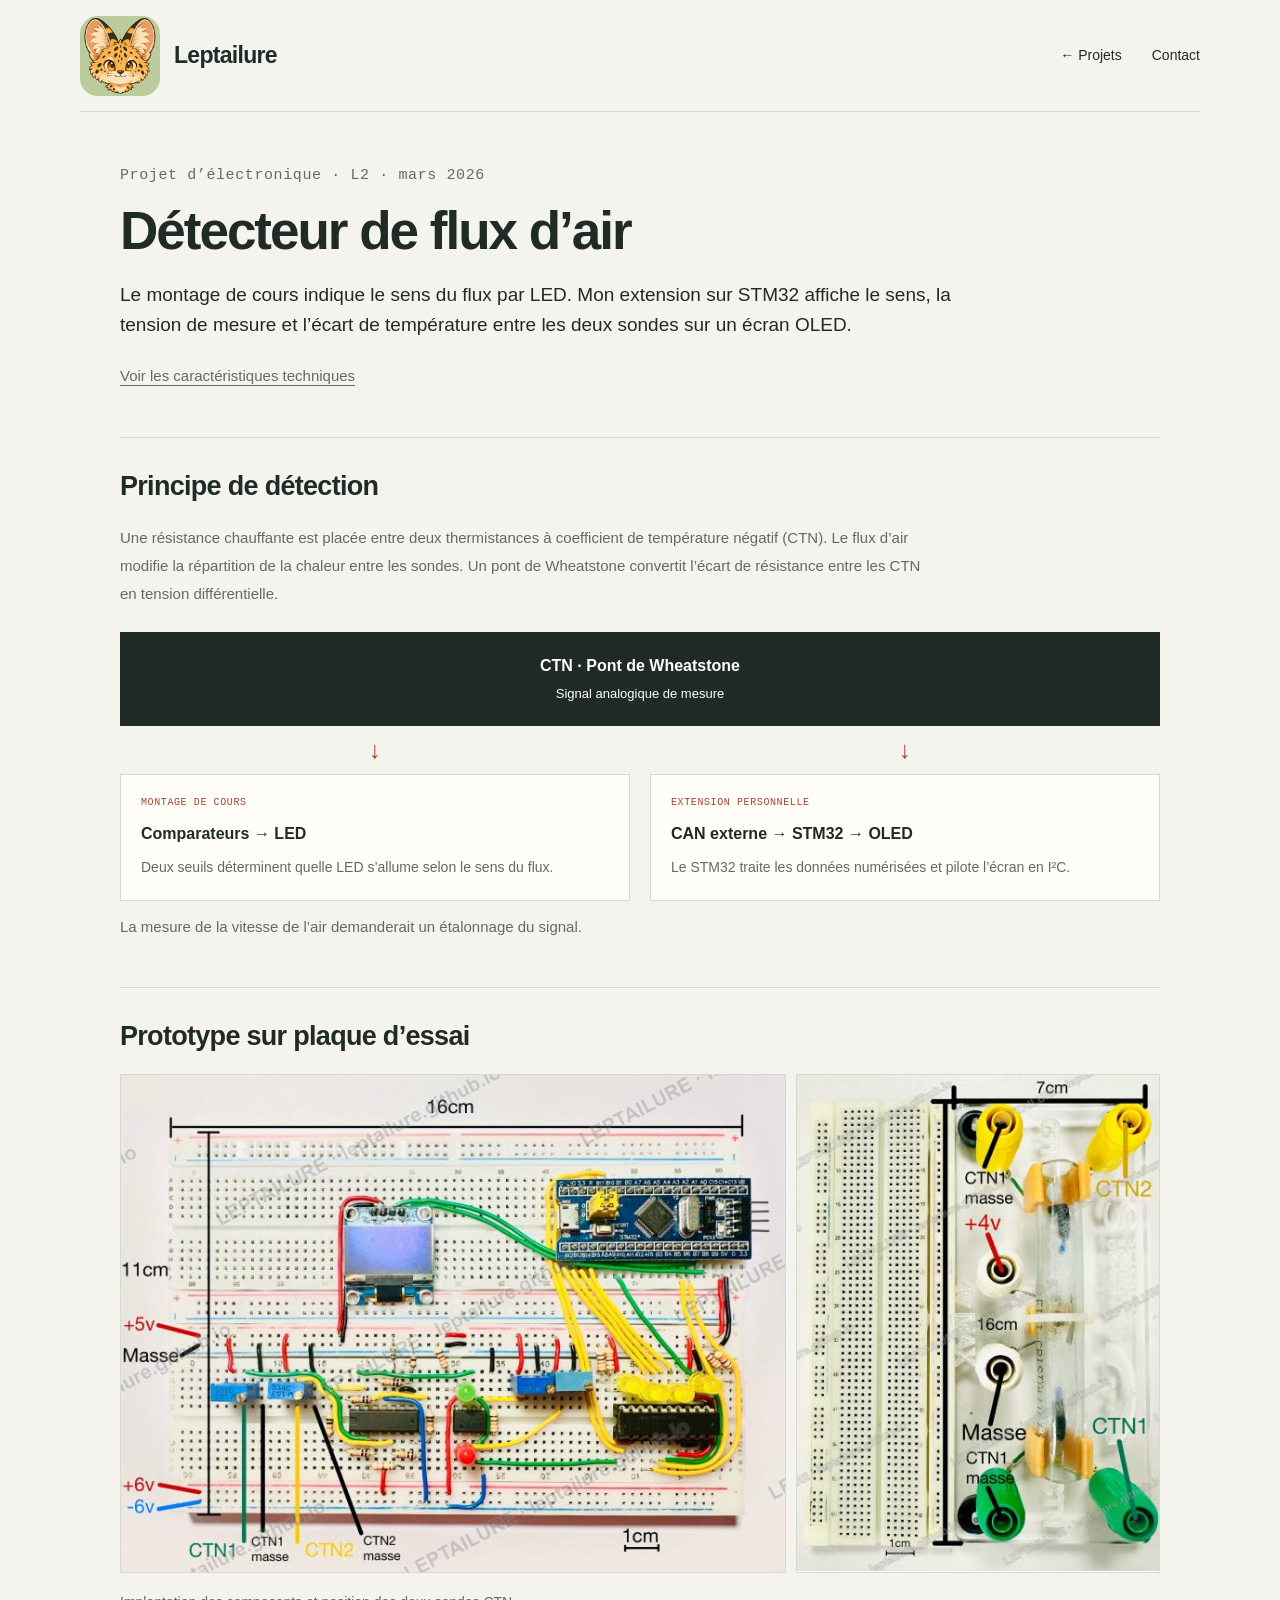
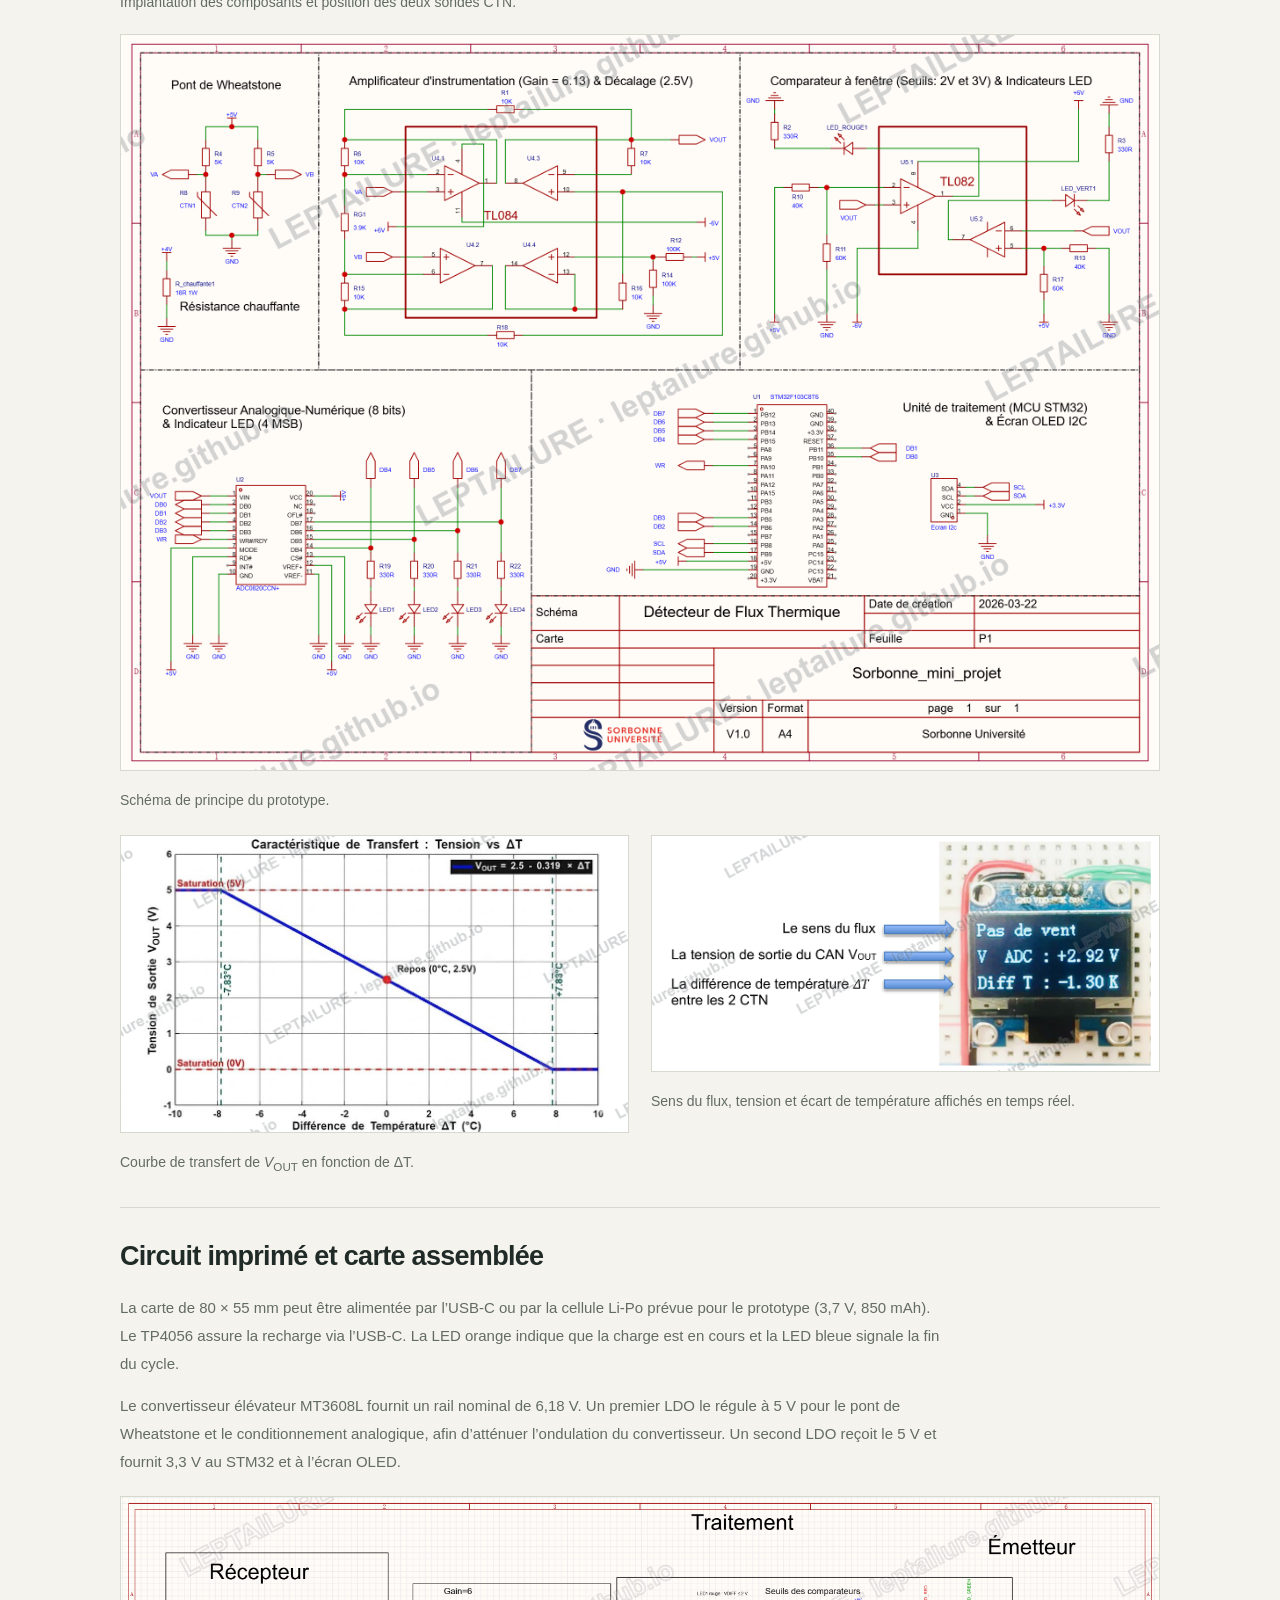
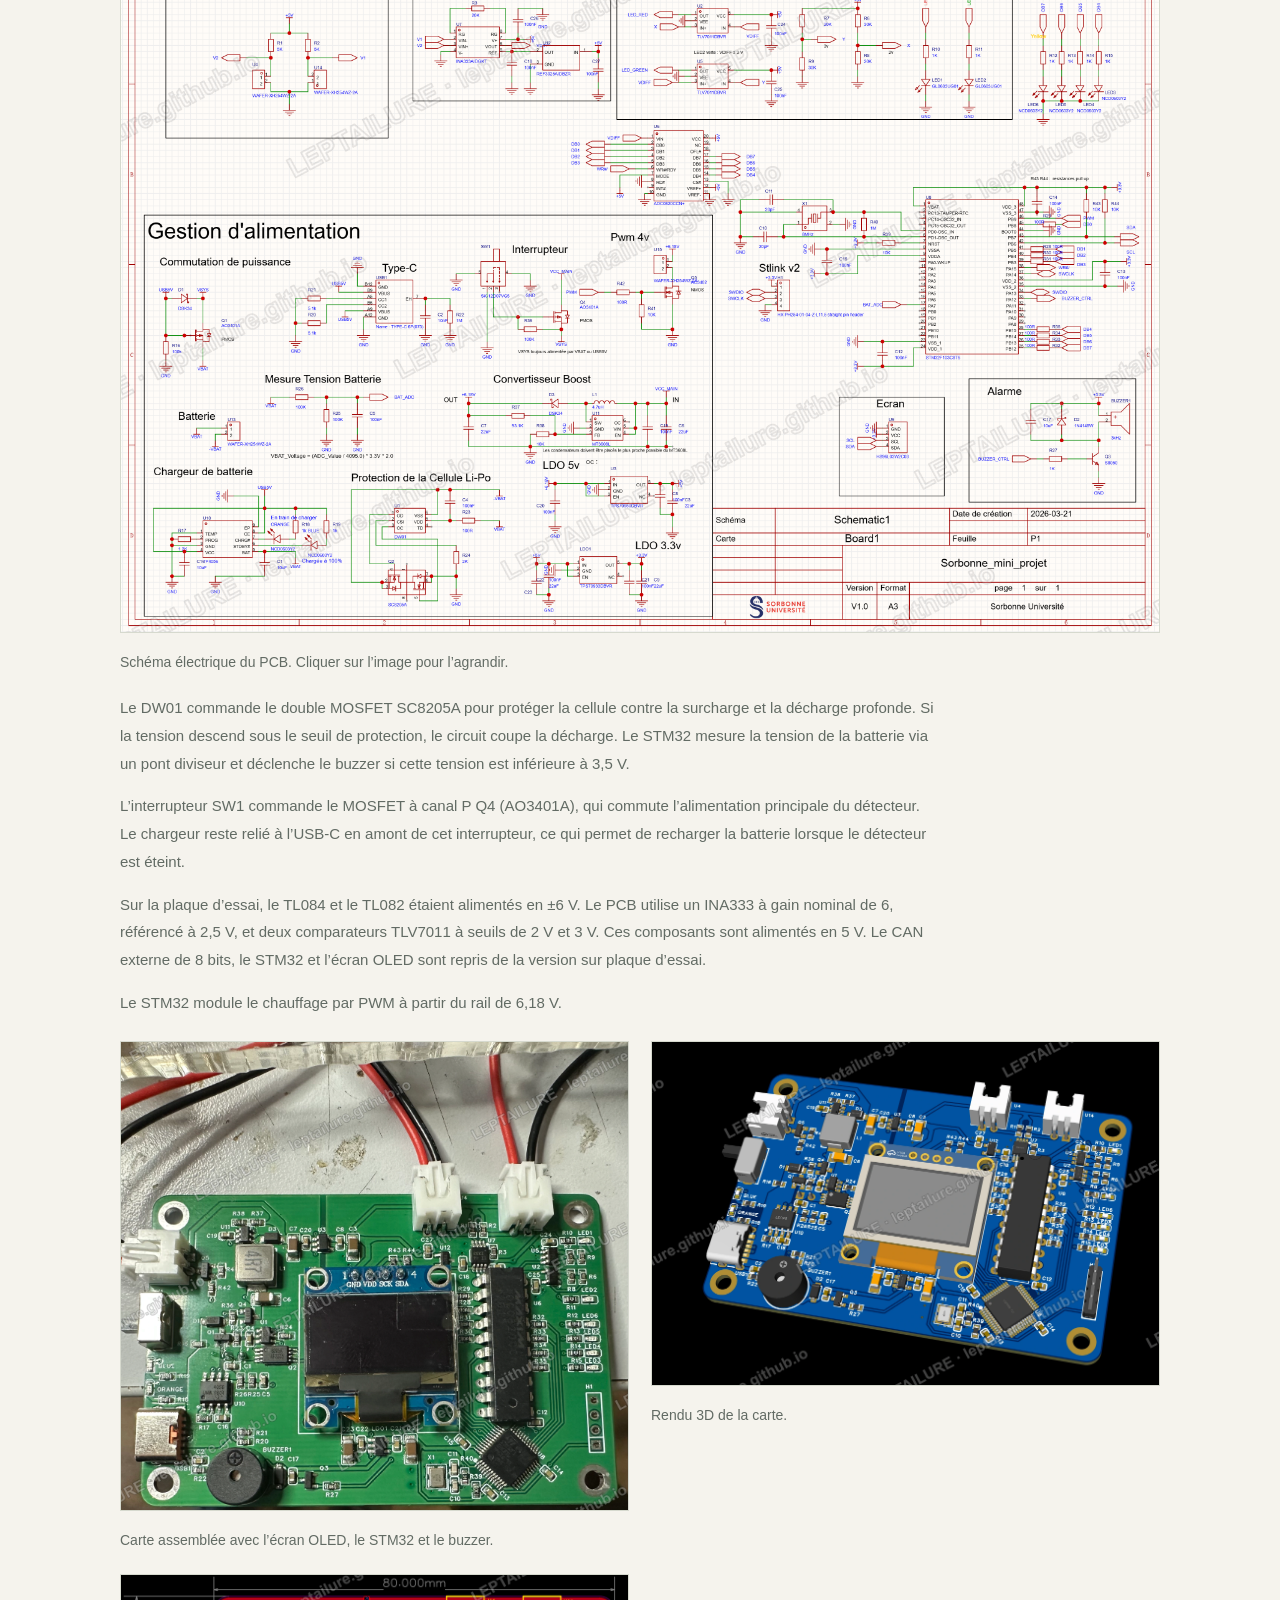
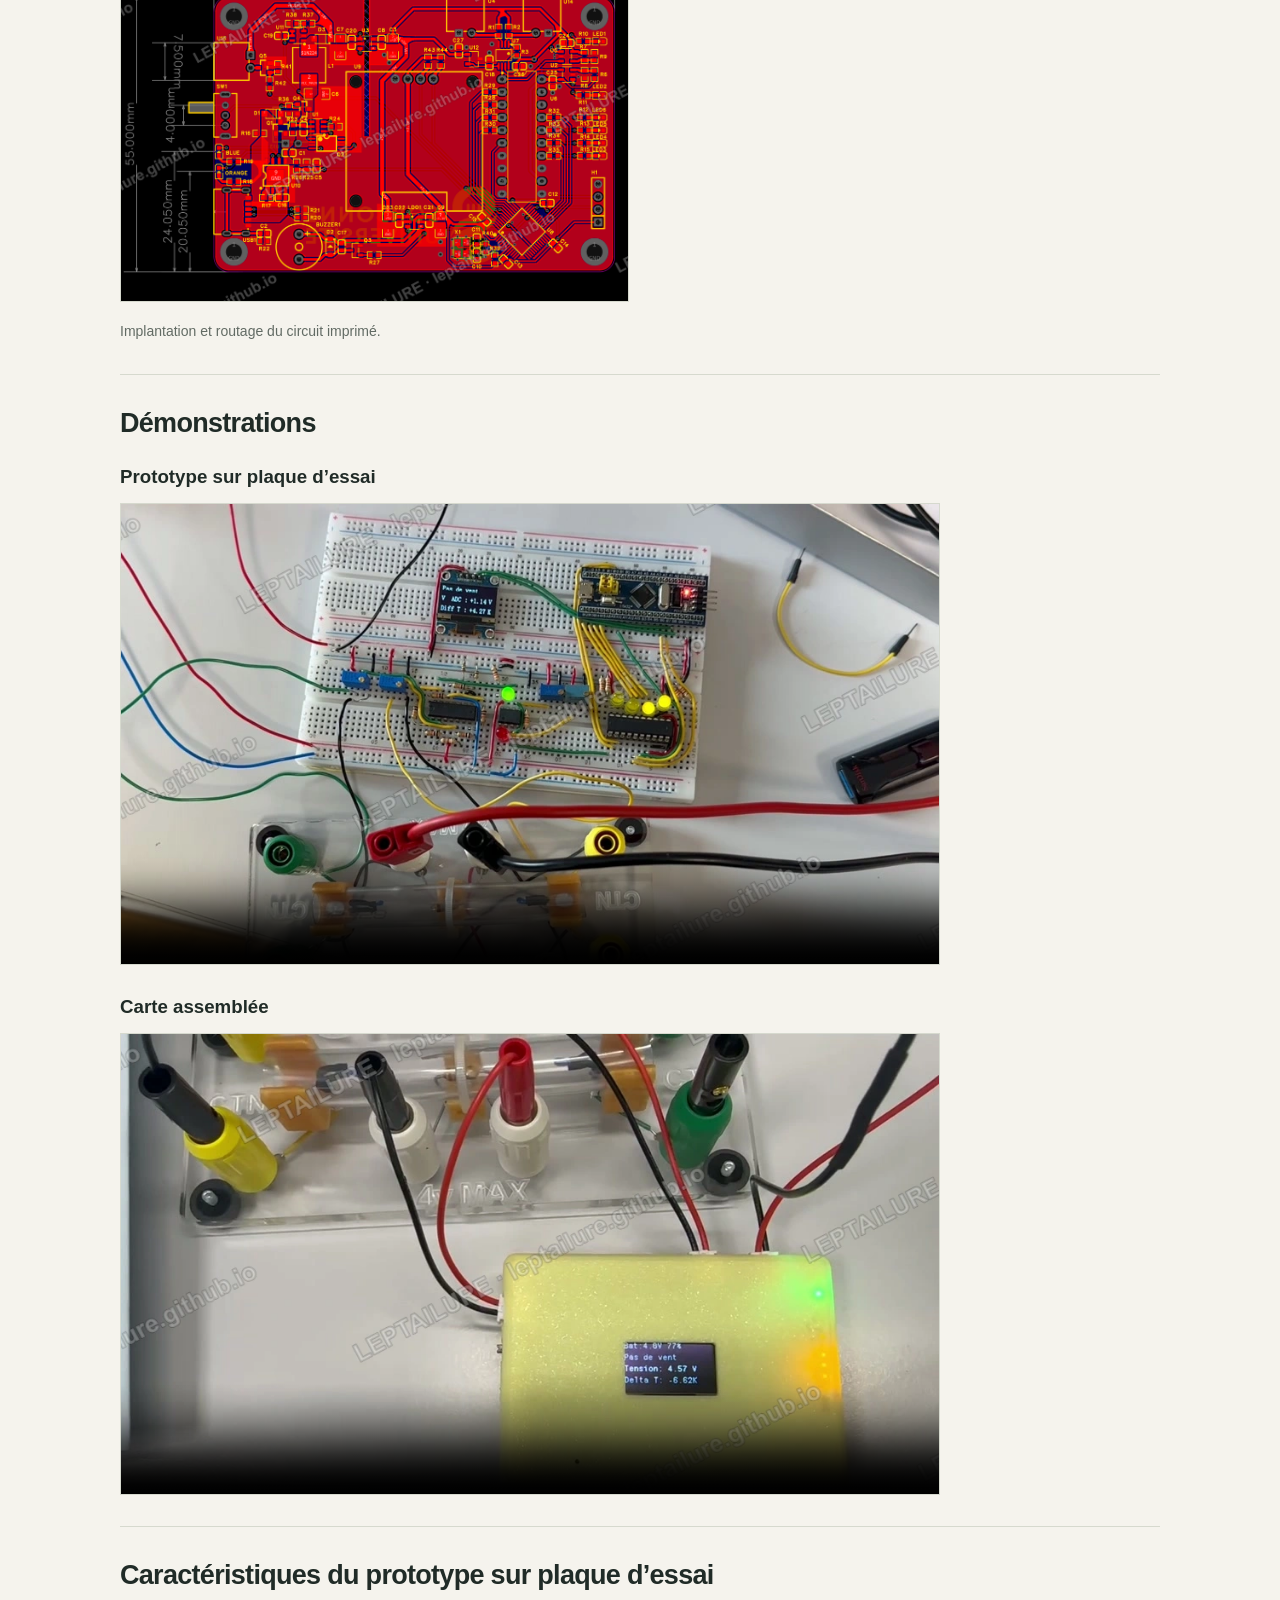
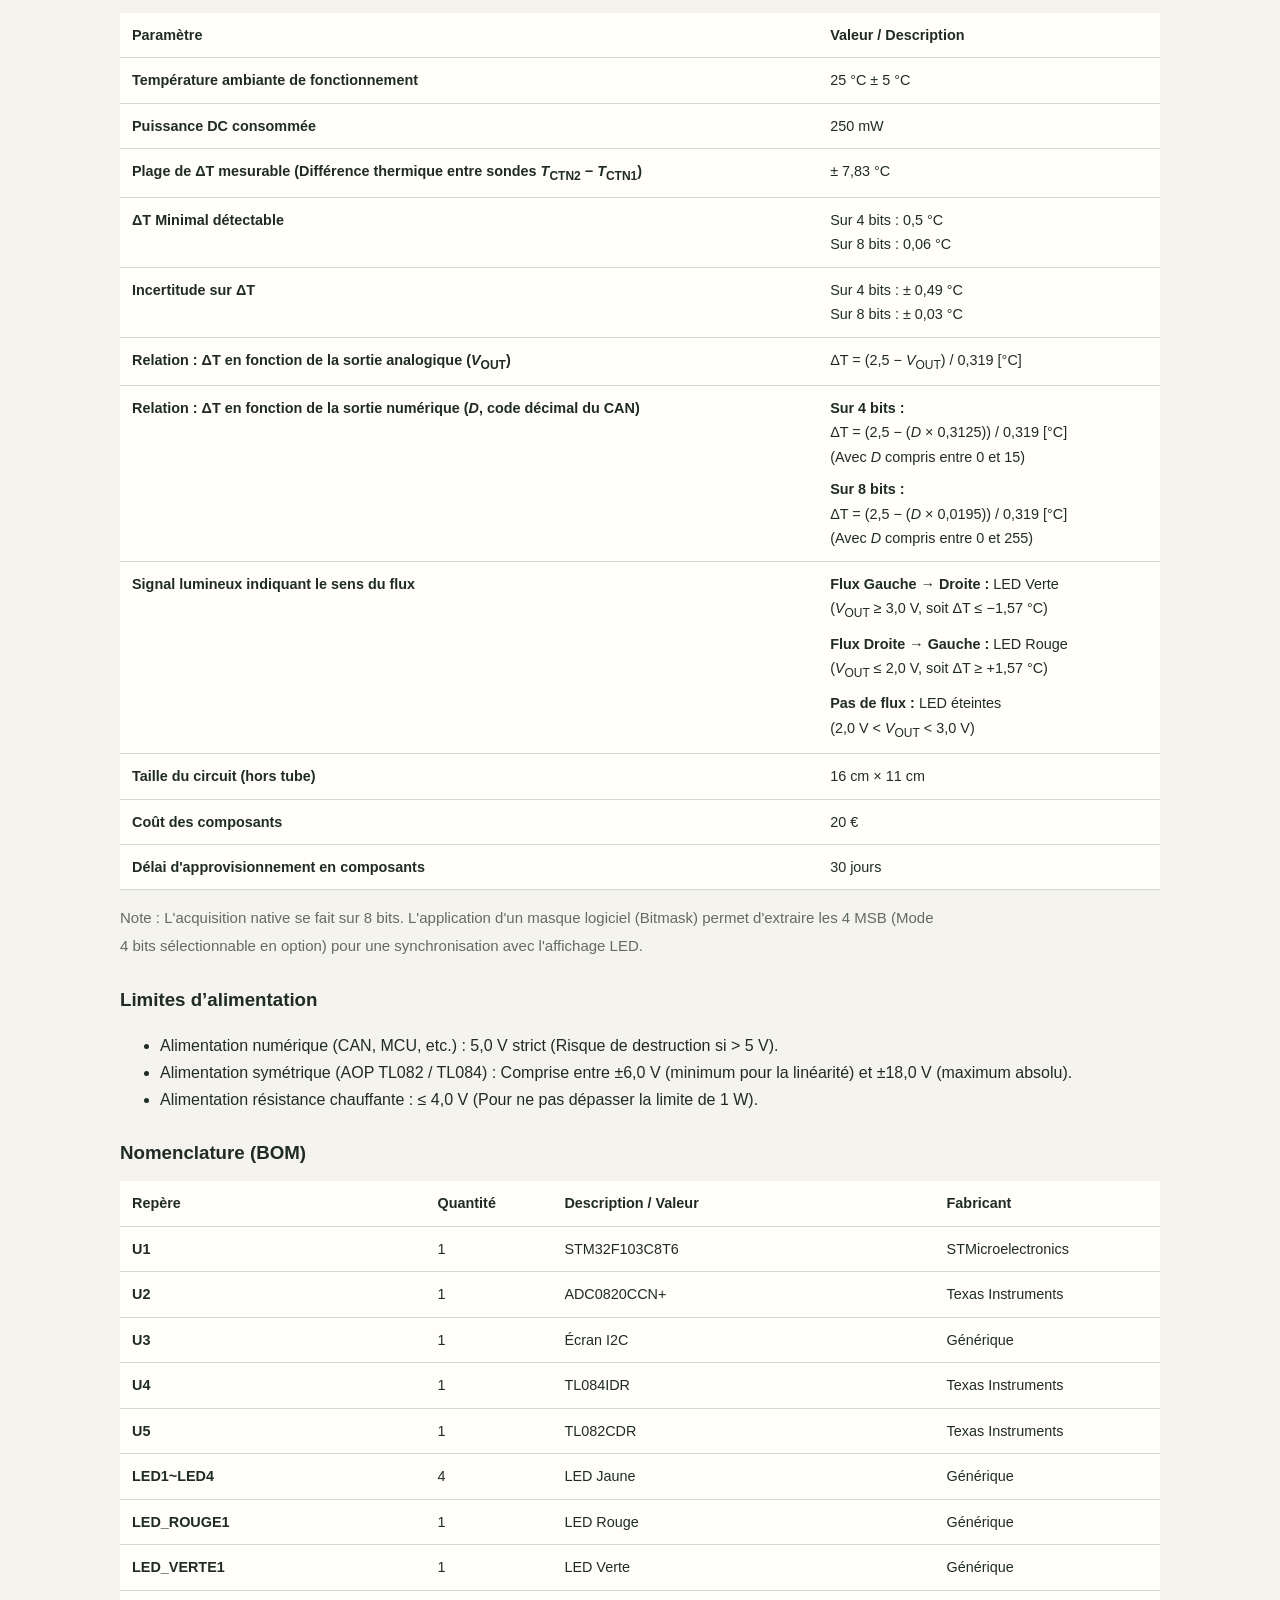
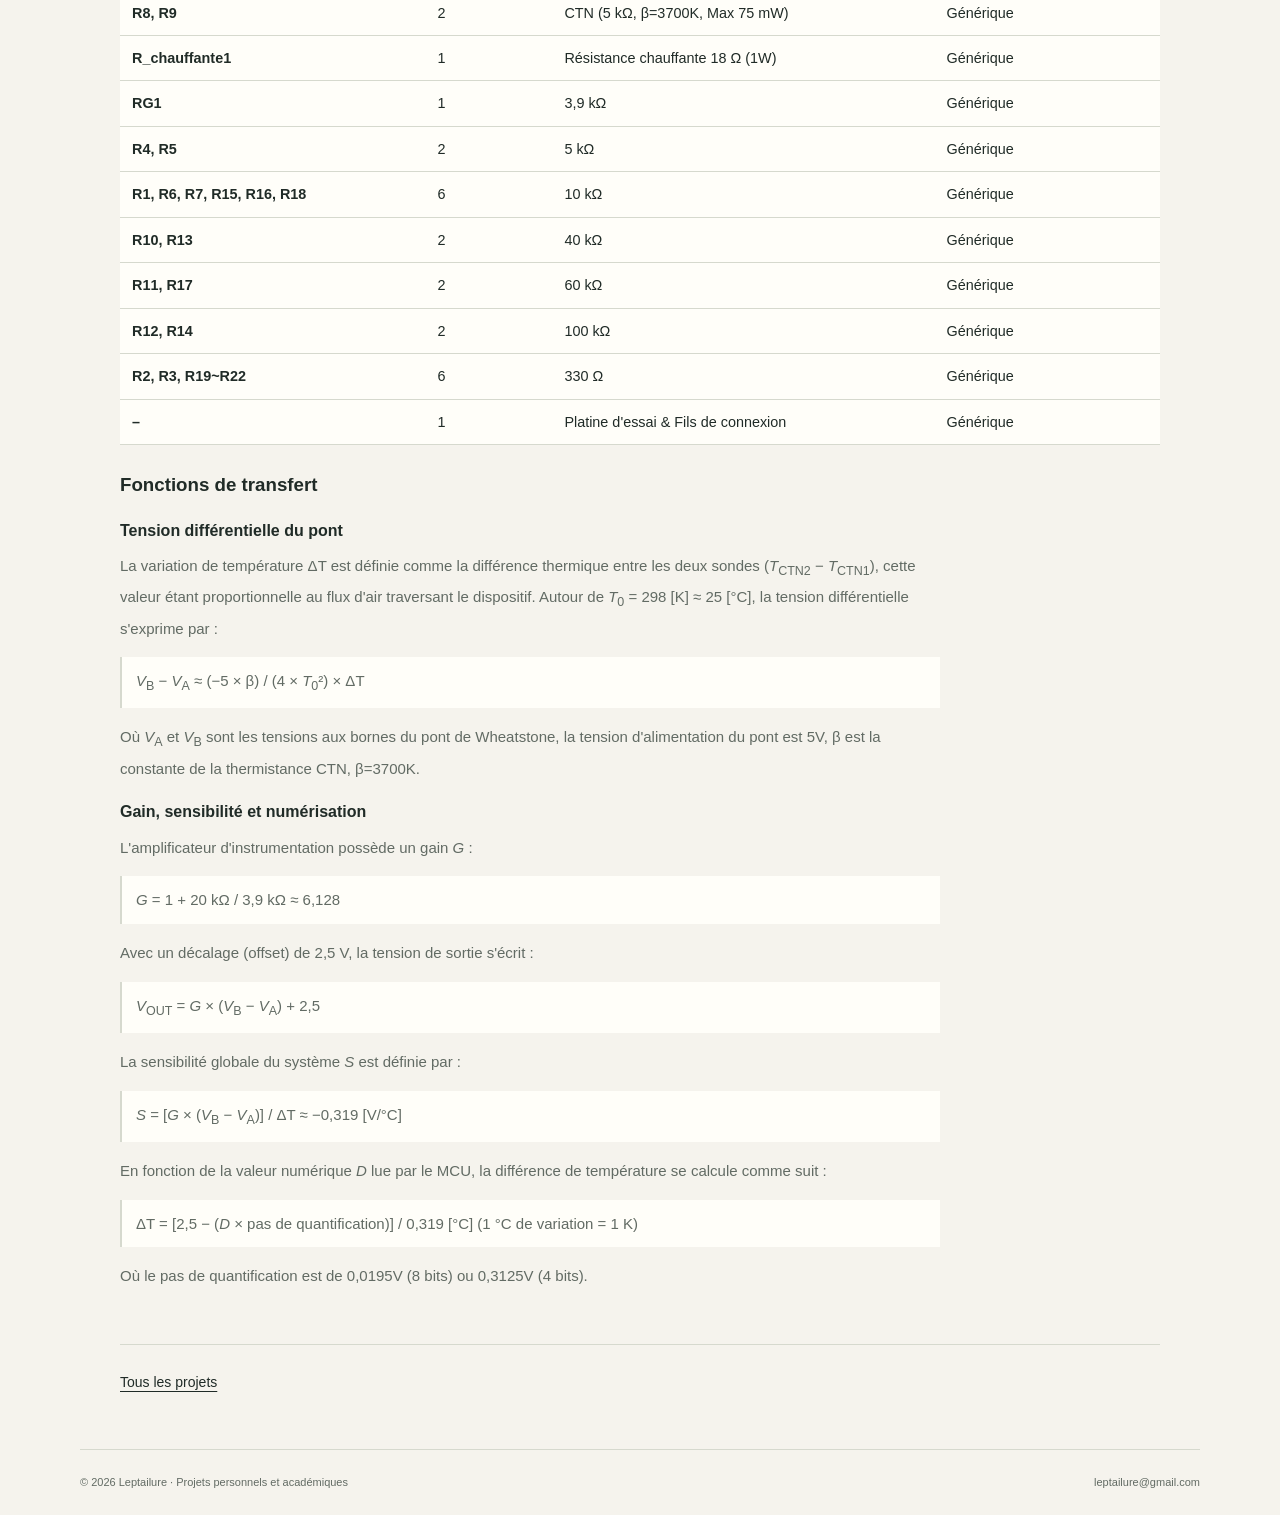
<file: projects/airflow.html>
<!doctype html>
<html lang="fr">
<head>
  <meta charset="utf-8">
  <meta name="viewport" content="width=device-width, initial-scale=1">
  <meta name="description" content="Détection du sens d’un flux et extension personnelle sur microcontrôleur.">
  <meta name="theme-color" content="#f5f3ed">
  <title>Détecteur de flux d’air — Leptailure</title>
  <link rel="icon" href="../favicon.png" type="image/png">
  <link rel="stylesheet" href="../style.css?v=pages-1">
  <link rel="stylesheet" href="academic.css?v=airflow-reference">
<script src="../visit-config.js" defer></script>
<script src="../visit-tracker.js" defer></script>
</head>
<body>
<a class="skip" href="#contenu">Aller au contenu</a>
<header class="header wrap">
  <a class="wordmark" href="../" aria-label="Leptailure, accueil"><img class="brand-avatar" src="../assets/serval-avatar.png" alt="" width="80" height="80">Leptailure</a>
  <nav aria-label="Navigation principale"><a href="../#projets">← Projets</a><a href="../#contact">Contact</a></nav>
</header>
<main id="contenu" class="wrap project-page academic-case">
  <header class="project-heading">
    <p class="meta">Projet d’électronique · L2 · mars 2026</p>
    <h1>Détecteur de flux d’air</h1>
    <p class="lead">Le montage de cours indique le sens du flux par LED. Mon extension sur STM32 affiche le sens, la tension de mesure et l’écart de température entre les deux sondes sur un écran OLED.</p>
    <p><a href="#caracteristiques">Voir les caractéristiques techniques</a></p>
  </header>
  <section class="project-section" aria-labelledby="principe-title">
    <h2 id="principe-title">Principe de détection</h2>
    <p>Une résistance chauffante est placée entre deux thermistances à coefficient de température négatif (CTN). Le flux d’air modifie la répartition de la chaleur entre les sondes. Un pont de Wheatstone convertit l’écart de résistance entre les CTN en tension différentielle.</p>
    <figure class="signal-paths" aria-label="Deux voies issues du pont de Wheatstone">
      <div class="signal-origin"><strong>CTN · Pont de Wheatstone</strong><span>Signal analogique de mesure</span></div>
      <div class="signal-branches">
        <div><div class="signal-branch"><p class="meta">MONTAGE DE COURS</p><h3>Comparateurs → LED</h3><p>Deux seuils déterminent quelle LED s’allume selon le sens du flux.</p></div></div>
        <div><div class="signal-branch"><p class="meta">EXTENSION PERSONNELLE</p><h3>CAN externe → STM32 → OLED</h3><p>Le STM32 traite les données numérisées et pilote l’écran en I²C.</p></div></div>
      </div>
    </figure>
    <p>La mesure de la vitesse de l’air demanderait un étalonnage du signal.</p>
  </section>
  <section id="plaque-essai" class="project-section" aria-labelledby="plaque-title">
    <h2 id="plaque-title">Prototype sur plaque d’essai</h2>
    <figure class="airflow-figure">
      <div class="airflow-breadboard-photos">
        <a href="airflow-media/plaque-dessai.webp?v=wm-transparent-1"><img src="airflow-media/plaque-dessai.webp?v=wm-transparent-1" width="714" height="535" alt="Implantation des composants et câblage sur la plaque d’essai" loading="lazy"></a>
        <a href="airflow-media/sondes-ctn.webp?v=wm-transparent-1"><img src="airflow-media/sondes-ctn.webp?v=wm-transparent-1" width="390" height="535" alt="Montage des deux sondes CTN autour de la résistance chauffante" loading="lazy"></a>
      </div>
      <figcaption>Implantation des composants et position des deux sondes CTN.</figcaption>
    </figure>
    <figure class="airflow-figure">
      <a href="airflow-media/schema-plaque.webp?v=wm-transparent-1"><img src="airflow-media/schema-plaque.webp?v=wm-transparent-1" width="2362" height="1672" alt="Schéma du prototype sur plaque d’essai, du pont de Wheatstone à l’affichage OLED" loading="lazy"></a>
      <figcaption>Schéma de principe du prototype.</figcaption>
    </figure>
    <div class="airflow-gallery">
      <figure class="airflow-figure">
        <a href="airflow-media/courbe-reponse.webp?v=wm-transparent-1"><img src="airflow-media/courbe-reponse.webp?v=wm-transparent-1" width="1024" height="597" alt="Courbe de la tension de sortie en fonction de la différence de température" loading="lazy"></a>
        <figcaption>Courbe de transfert de <var>V</var><sub>OUT</sub> en fonction de ΔT.</figcaption>
      </figure>
      <figure class="airflow-figure">
        <a href="airflow-media/ecran-oled.webp?v=wm-transparent-1"><img src="airflow-media/ecran-oled.webp?v=wm-transparent-1" width="1098" height="507" alt="Écran OLED annoté avec le sens du flux, la tension de sortie du CAN et la différence de température" loading="lazy"></a>
        <figcaption>Sens du flux, tension et écart de température affichés en temps réel.</figcaption>
      </figure>
    </div>
  </section>
  <section id="circuit-imprime" class="project-section" aria-labelledby="carte-title">
    <h2 id="carte-title">Circuit imprimé et carte assemblée</h2>
    <p>La carte de 80 × 55 mm peut être alimentée par l’USB‑C ou par la cellule Li‑Po prévue pour le prototype (3,7 V, 850 mAh). Le TP4056 assure la recharge via l’USB‑C. La LED orange indique que la charge est en cours et la LED bleue signale la fin du cycle.</p>
    <p>Le convertisseur élévateur MT3608L fournit un rail nominal de 6,18 V. Un premier LDO le régule à 5 V pour le pont de Wheatstone et le conditionnement analogique, afin d’atténuer l’ondulation du convertisseur. Un second LDO reçoit le 5 V et fournit 3,3 V au STM32 et à l’écran OLED.</p>
    <figure class="airflow-figure">
      <a href="airflow-media/schema-pcb.png?v=pcb-schematic" aria-label="Ouvrir le schéma électrique du PCB en pleine résolution"><img src="airflow-media/schema-pcb.png?v=pcb-schematic" width="3332" height="2362" alt="Schéma électrique du PCB avec la chaîne de mesure, la charge Li‑Po, le convertisseur élévateur et les régulateurs 5 V et 3,3 V." loading="lazy"></a>
      <figcaption>Schéma électrique du PCB. Cliquer sur l’image pour l’agrandir.</figcaption>
    </figure>
    <p class="airflow-pcb-comparison">Le DW01 commande le double MOSFET SC8205A pour protéger la cellule contre la surcharge et la décharge profonde. Si la tension descend sous le seuil de protection, le circuit coupe la décharge. Le STM32 mesure la tension de la batterie via un pont diviseur et déclenche le buzzer si cette tension est inférieure à 3,5 V.</p>
    <p>L’interrupteur SW1 commande le MOSFET à canal P Q4 (AO3401A), qui commute l’alimentation principale du détecteur. Le chargeur reste relié à l’USB‑C en amont de cet interrupteur, ce qui permet de recharger la batterie lorsque le détecteur est éteint.</p>
    <p>Sur la plaque d’essai, le TL084 et le TL082 étaient alimentés en ±6 V. Le PCB utilise un INA333 à gain nominal de 6, référencé à 2,5 V, et deux comparateurs TLV7011 à seuils de 2 V et 3 V. Ces composants sont alimentés en 5 V. Le CAN externe de 8 bits, le STM32 et l’écran OLED sont repris de la version sur plaque d’essai.</p>
    <p>Le STM32 module le chauffage par PWM à partir du rail de 6,18 V.</p>
    <div class="airflow-gallery">
      <figure class="airflow-figure">
        <a href="airflow-media/carte-assemblee.webp?v=wm-transparent-1"><img src="airflow-media/carte-assemblee.webp?v=wm-transparent-1" width="2707" height="2504" alt="Circuit imprimé assemblé du détecteur sur le banc, avec l’écran OLED au centre" loading="lazy"></a>
        <figcaption>Carte assemblée avec l’écran OLED, le STM32 et le buzzer.</figcaption>
      </figure>
      <figure class="airflow-figure">
        <a href="airflow-media/carte-3d.webp?v=wm-transparent-1"><img src="airflow-media/carte-3d.webp?v=wm-transparent-1" width="2060" height="1394" alt="Rendu 3D de la carte avec l’écran OLED, le connecteur USB-C et le buzzer." loading="lazy"></a>
        <figcaption>Rendu 3D de la carte.</figcaption>
      </figure>
      <figure class="airflow-figure">
        <a href="airflow-media/routage.webp?v=wm-transparent-1"><img src="airflow-media/routage.webp?v=wm-transparent-1" width="2160" height="1389" alt="Implantation et routage du circuit imprimé de 80 × 55 mm." loading="lazy"></a>
        <figcaption>Implantation et routage du circuit imprimé.</figcaption>
      </figure>
    </div>
  </section>
  <section id="demonstration" class="project-section" aria-labelledby="demonstrations-title">
    <h2 id="demonstrations-title">Démonstrations</h2>
    <div class="airflow-demo">
      <h3 id="demonstration-plaque-video-title">Prototype sur plaque d’essai</h3>
      <video class="airflow-video" controls playsinline preload="none" width="1920" height="1080"
        poster="airflow-media/demonstration-plaque.webp?v=wm-transparent-1" aria-labelledby="demonstration-plaque-video-title">
        <source src="airflow-media/demonstration-plaque.mp4" type="video/mp4">
        <a href="airflow-media/demonstration-plaque.mp4">Télécharger la vidéo (MP4)</a>
      </video>
    </div>
    <div class="airflow-demo">
      <h3 id="demonstration-video-title">Carte assemblée</h3>
      <video class="airflow-video" controls playsinline preload="none" width="1280" height="720"
        poster="airflow-media/demonstration.webp?v=wm-transparent-1" aria-labelledby="demonstration-video-title">
        <source src="airflow-media/demonstration.mp4?v=filigrane" type="video/mp4">
        <a href="airflow-media/demonstration.mp4?v=filigrane">Télécharger la vidéo (MP4)</a>
      </video>
    </div>
  </section>
  <section id="caracteristiques" class="project-section airflow-reference" aria-labelledby="caracteristiques-title">
    <h2 id="caracteristiques-title">Caractéristiques du prototype sur plaque d’essai</h2>
    <div class="airflow-table-scroll" role="region" aria-labelledby="caracteristiques-title" tabindex="0">
      <table class="airflow-data airflow-specs">
        <thead><tr><th scope="col">Paramètre</th><th scope="col">Valeur / Description</th></tr></thead>
        <tbody>
          <tr><th scope="row">Température ambiante de fonctionnement</th><td>25 °C ± 5 °C</td></tr>
          <tr><th scope="row">Puissance DC consommée</th><td>250 mW</td></tr>
          <tr><th scope="row">Plage de ΔT mesurable (Différence thermique entre sondes <var>T</var><sub>CTN2</sub> − <var>T</var><sub>CTN1</sub>)</th><td>± 7,83 °C</td></tr>
          <tr><th scope="row">ΔT Minimal détectable</th><td>Sur 4 bits : 0,5 °C<br>Sur 8 bits : 0,06 °C</td></tr>
          <tr><th scope="row">Incertitude sur ΔT</th><td>Sur 4 bits : ± 0,49 °C<br>Sur 8 bits : ± 0,03 °C</td></tr>
          <tr><th scope="row">Relation : ΔT en fonction de la sortie analogique (<var>V</var><sub>OUT</sub>)</th><td>ΔT = (2,5 − <var>V</var><sub>OUT</sub>) / 0,319 [°C]</td></tr>
          <tr>
            <th scope="row">Relation : ΔT en fonction de la sortie numérique (<var>D</var>, code décimal du CAN)</th>
            <td>
              <p><strong>Sur 4 bits :</strong><br>ΔT = (2,5 − (<var>D</var> × 0,3125)) / 0,319 [°C]<br>(Avec <var>D</var> compris entre 0 et 15)</p>
              <p><strong>Sur 8 bits :</strong><br>ΔT = (2,5 − (<var>D</var> × 0,0195)) / 0,319 [°C]<br>(Avec <var>D</var> compris entre 0 et 255)</p>
            </td>
          </tr>
          <tr>
            <th scope="row">Signal lumineux indiquant le sens du flux</th>
            <td>
              <p><strong>Flux Gauche → Droite :</strong> LED Verte<br>(<var>V</var><sub>OUT</sub> ≥ 3,0 V, soit ΔT ≤ −1,57 °C)</p>
              <p><strong>Flux Droite → Gauche :</strong> LED Rouge<br>(<var>V</var><sub>OUT</sub> ≤ 2,0 V, soit ΔT ≥ +1,57 °C)</p>
              <p><strong>Pas de flux :</strong> LED éteintes<br>(2,0 V &lt; <var>V</var><sub>OUT</sub> &lt; 3,0 V)</p>
            </td>
          </tr>
          <tr><th scope="row">Taille du circuit (hors tube)</th><td>16 cm × 11 cm</td></tr>
          <tr><th scope="row">Coût des composants</th><td>20 €</td></tr>
          <tr><th scope="row">Délai d'approvisionnement en composants</th><td>30 jours</td></tr>
        </tbody>
      </table>
    </div>
    <p class="airflow-report-note">Note : L'acquisition native se fait sur 8 bits. L'application d'un masque logiciel (Bitmask) permet d'extraire les 4 MSB (Mode 4 bits sélectionnable en option) pour une synchronisation avec l'affichage LED.</p>
    <h3>Limites d’alimentation</h3>
    <ul>
      <li>Alimentation numérique (CAN, MCU, etc.) : 5,0 V strict (Risque de destruction si &gt; 5 V).</li>
      <li>Alimentation symétrique (AOP TL082 / TL084) : Comprise entre ±6,0 V (minimum pour la linéarité) et ±18,0 V (maximum absolu).</li>
      <li>Alimentation résistance chauffante : ≤ 4,0 V (Pour ne pas dépasser la limite de 1 W).</li>
    </ul>

    <h3 id="nomenclature-title">Nomenclature (BOM)</h3>
    <div class="airflow-table-scroll" role="region" aria-labelledby="nomenclature-title" tabindex="0">
      <table class="airflow-data airflow-bom">
        <thead><tr><th scope="col">Repère</th><th scope="col">Quantité</th><th scope="col">Description / Valeur</th><th scope="col">Fabricant</th></tr></thead>
        <tbody>
          <tr><th scope="row">U1</th><td>1</td><td>STM32F103C8T6</td><td>STMicroelectronics</td></tr>
          <tr><th scope="row">U2</th><td>1</td><td>ADC0820CCN+</td><td>Texas Instruments</td></tr>
          <tr><th scope="row">U3</th><td>1</td><td>Écran I2C</td><td>Générique</td></tr>
          <tr><th scope="row">U4</th><td>1</td><td>TL084IDR</td><td>Texas Instruments</td></tr>
          <tr><th scope="row">U5</th><td>1</td><td>TL082CDR</td><td>Texas Instruments</td></tr>
          <tr><th scope="row">LED1~LED4</th><td>4</td><td>LED Jaune</td><td>Générique</td></tr>
          <tr><th scope="row">LED_ROUGE1</th><td>1</td><td>LED Rouge</td><td>Générique</td></tr>
          <tr><th scope="row">LED_VERTE1</th><td>1</td><td>LED Verte</td><td>Générique</td></tr>
          <tr><th scope="row">R8, R9</th><td>2</td><td>CTN (5 kΩ, β=3700K, Max 75 mW)</td><td>Générique</td></tr>
          <tr><th scope="row">R_chauffante1</th><td>1</td><td>Résistance chauffante 18 Ω (1W)</td><td>Générique</td></tr>
          <tr><th scope="row">RG1</th><td>1</td><td>3,9 kΩ</td><td>Générique</td></tr>
          <tr><th scope="row">R4, R5</th><td>2</td><td>5 kΩ</td><td>Générique</td></tr>
          <tr><th scope="row">R1, R6, R7, R15, R16, R18</th><td>6</td><td>10 kΩ</td><td>Générique</td></tr>
          <tr><th scope="row">R10, R13</th><td>2</td><td>40 kΩ</td><td>Générique</td></tr>
          <tr><th scope="row">R11, R17</th><td>2</td><td>60 kΩ</td><td>Générique</td></tr>
          <tr><th scope="row">R12, R14</th><td>2</td><td>100 kΩ</td><td>Générique</td></tr>
          <tr><th scope="row">R2, R3, R19~R22</th><td>6</td><td>330 Ω</td><td>Générique</td></tr>
          <tr><th scope="row">–</th><td>1</td><td>Platine d'essai &amp; Fils de connexion</td><td>Générique</td></tr>
        </tbody>
      </table>
    </div>

    <h3>Fonctions de transfert</h3>
    <h4>Tension différentielle du pont</h4>
    <p>La variation de température ΔT est définie comme la différence thermique entre les deux sondes (<var>T</var><sub>CTN2</sub> − <var>T</var><sub>CTN1</sub>), cette valeur étant proportionnelle au flux d'air traversant le dispositif. Autour de <var>T</var><sub>0</sub> = 298 [K] ≈ 25 [°C], la tension différentielle s'exprime par :</p>
    <p class="airflow-equation"><var>V</var><sub>B</sub> − <var>V</var><sub>A</sub> ≈ (−5 × β) / (4 × <var>T</var><sub>0</sub>²) × ΔT</p>
    <p>Où <var>V</var><sub>A</sub> et <var>V</var><sub>B</sub> sont les tensions aux bornes du pont de Wheatstone, la tension d'alimentation du pont est 5V, β est la constante de la thermistance CTN, β=3700K.</p>

    <h4>Gain, sensibilité et numérisation</h4>
    <p>L'amplificateur d'instrumentation possède un gain <var>G</var> :</p>
    <p class="airflow-equation"><var>G</var> = 1 + 20 kΩ / 3,9 kΩ ≈ 6,128</p>
    <p>Avec un décalage (offset) de 2,5 V, la tension de sortie s'écrit :</p>
    <p class="airflow-equation"><var>V</var><sub>OUT</sub> = <var>G</var> × (<var>V</var><sub>B</sub> − <var>V</var><sub>A</sub>) + 2,5</p>
    <p>La sensibilité globale du système <var>S</var> est définie par :</p>
    <p class="airflow-equation"><var>S</var> = [<var>G</var> × (<var>V</var><sub>B</sub> − <var>V</var><sub>A</sub>)] / ΔT ≈ −0,319 [V/°C]</p>
    <p>En fonction de la valeur numérique <var>D</var> lue par le MCU, la différence de température se calcule comme suit :</p>
    <p class="airflow-equation">ΔT = [2,5 − (<var>D</var> × pas de quantification)] / 0,319 [°C] (1 °C de variation = 1 K)</p>
    <p>Où le pas de quantification est de 0,0195V (8 bits) ou 0,3125V (4 bits).</p>
  </section>
  <nav class="case-navigation" aria-label="Navigation des projets"><a href="../#projets">Tous les projets</a></nav>
</main>
<footer class="footer wrap"><span>© 2026 Leptailure · Projets personnels et académiques</span><a href="mailto:leptailure@gmail.com">leptailure@gmail.com</a></footer>
</body>
</html>
</file>
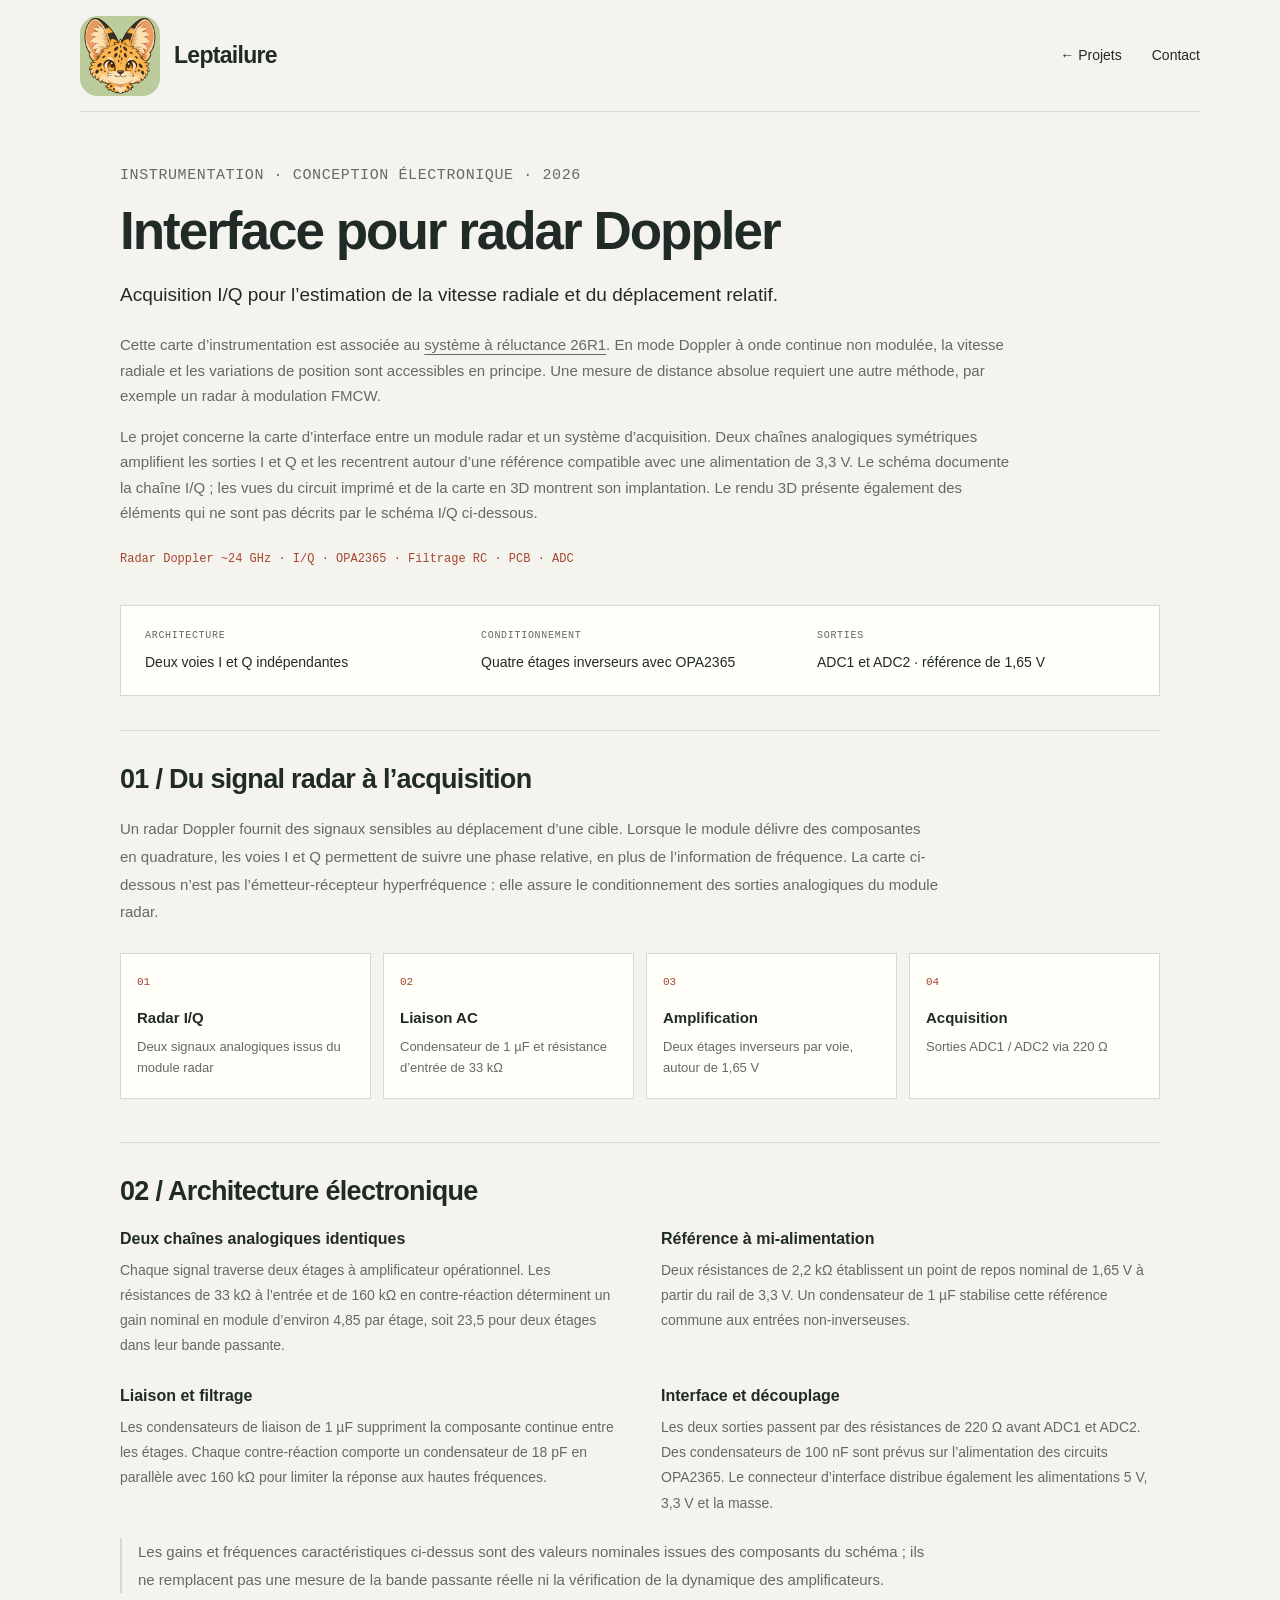
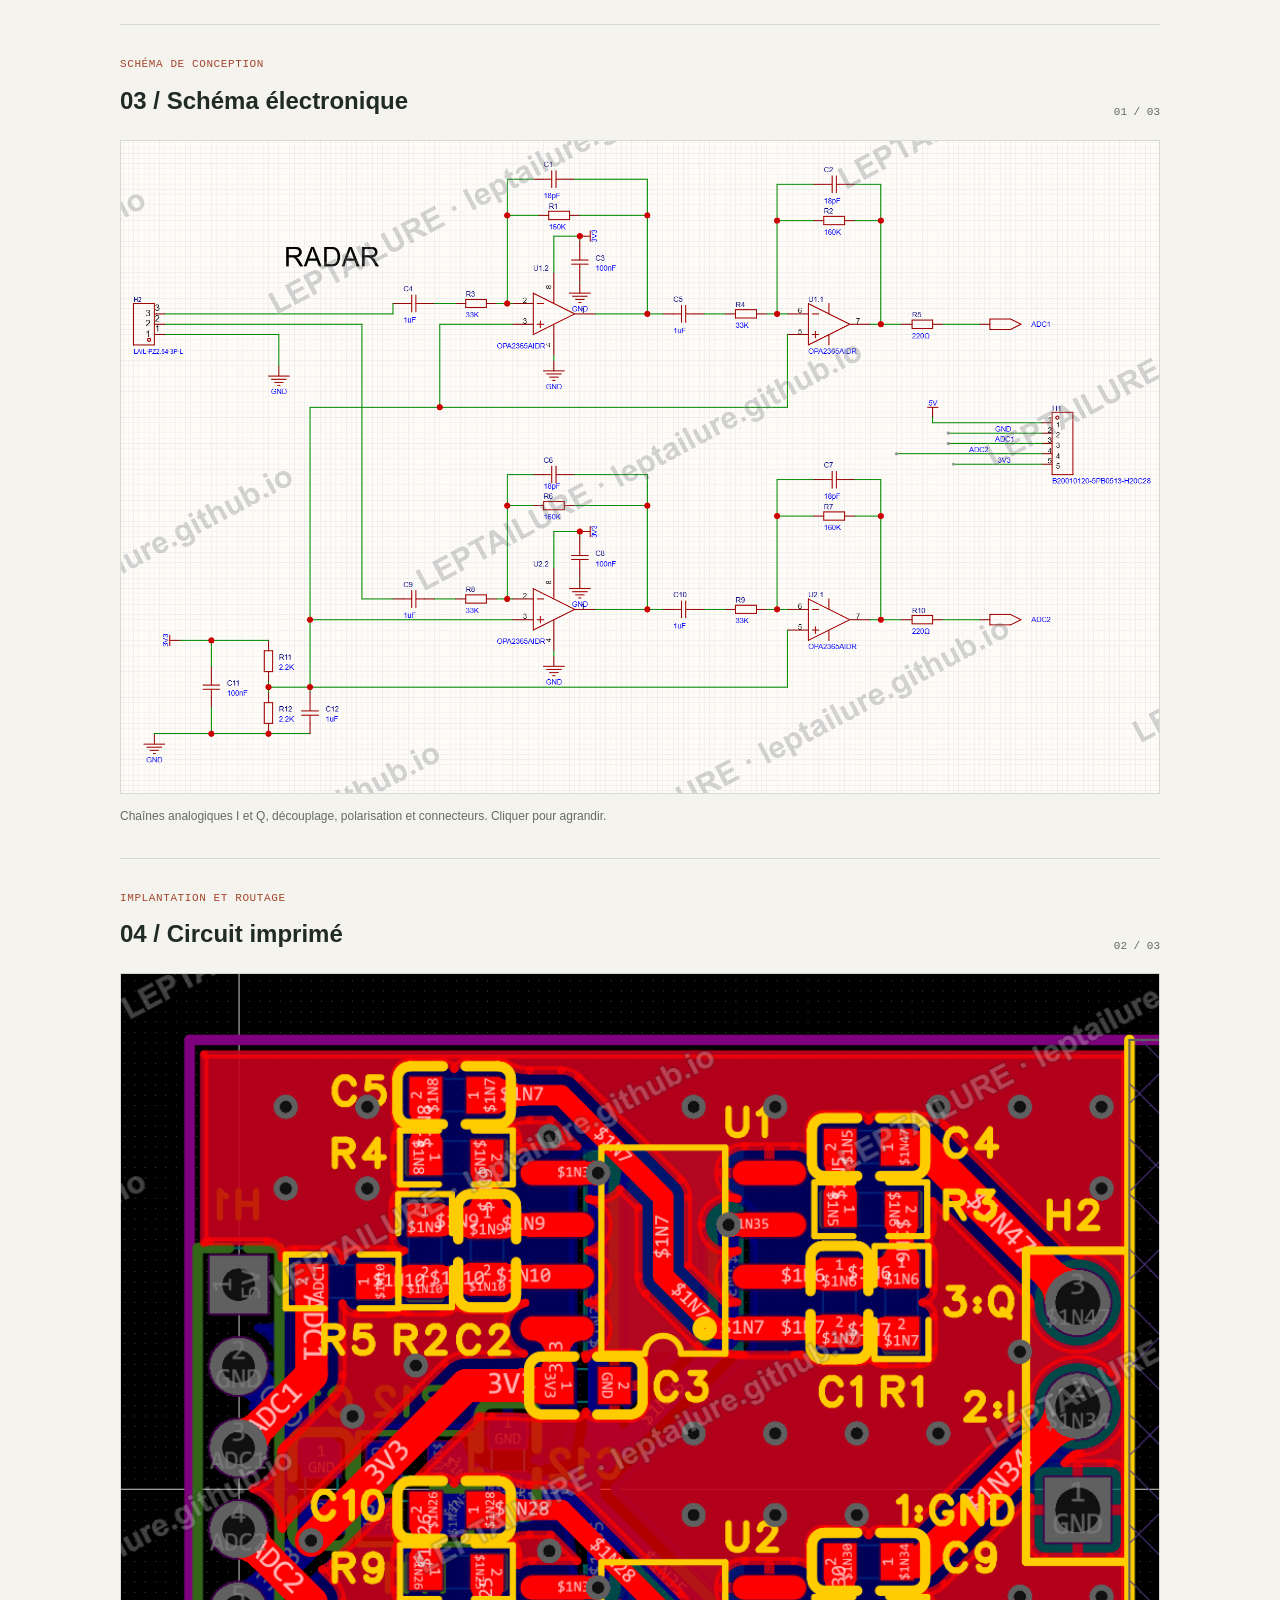
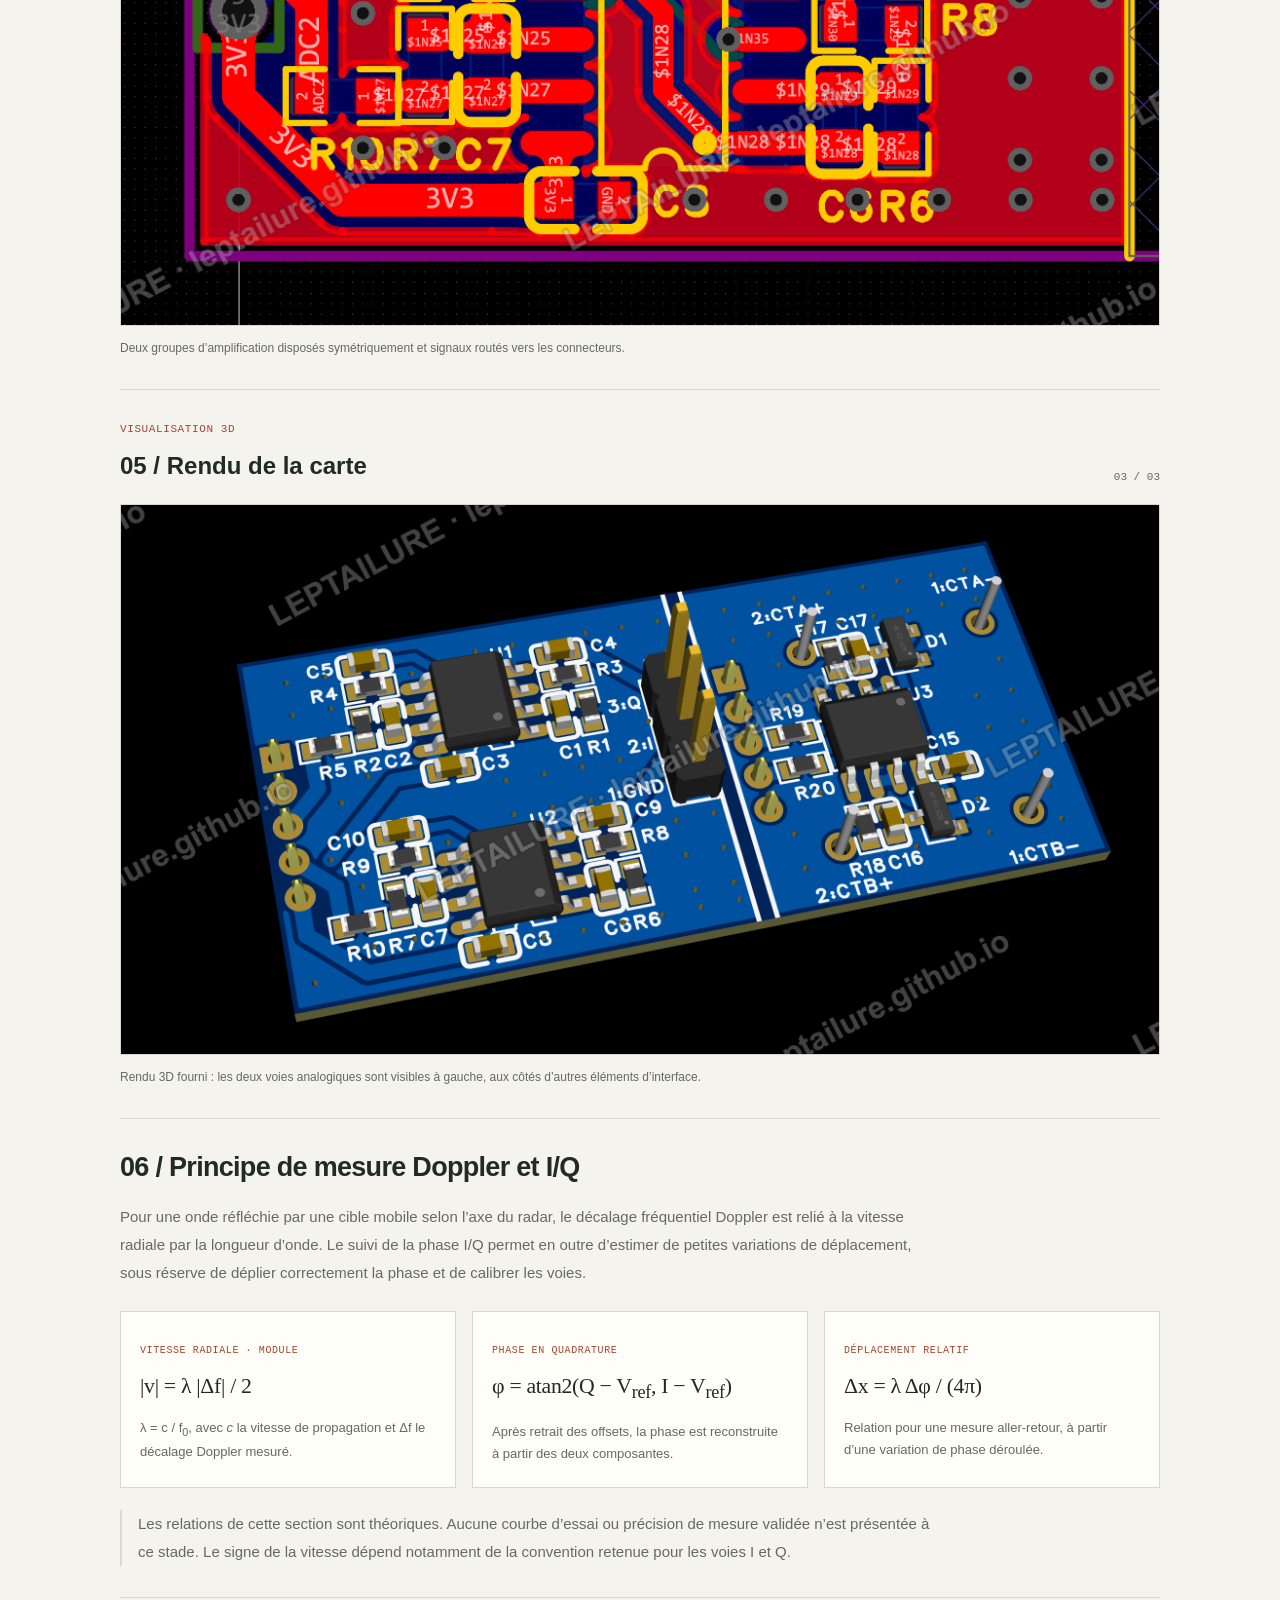
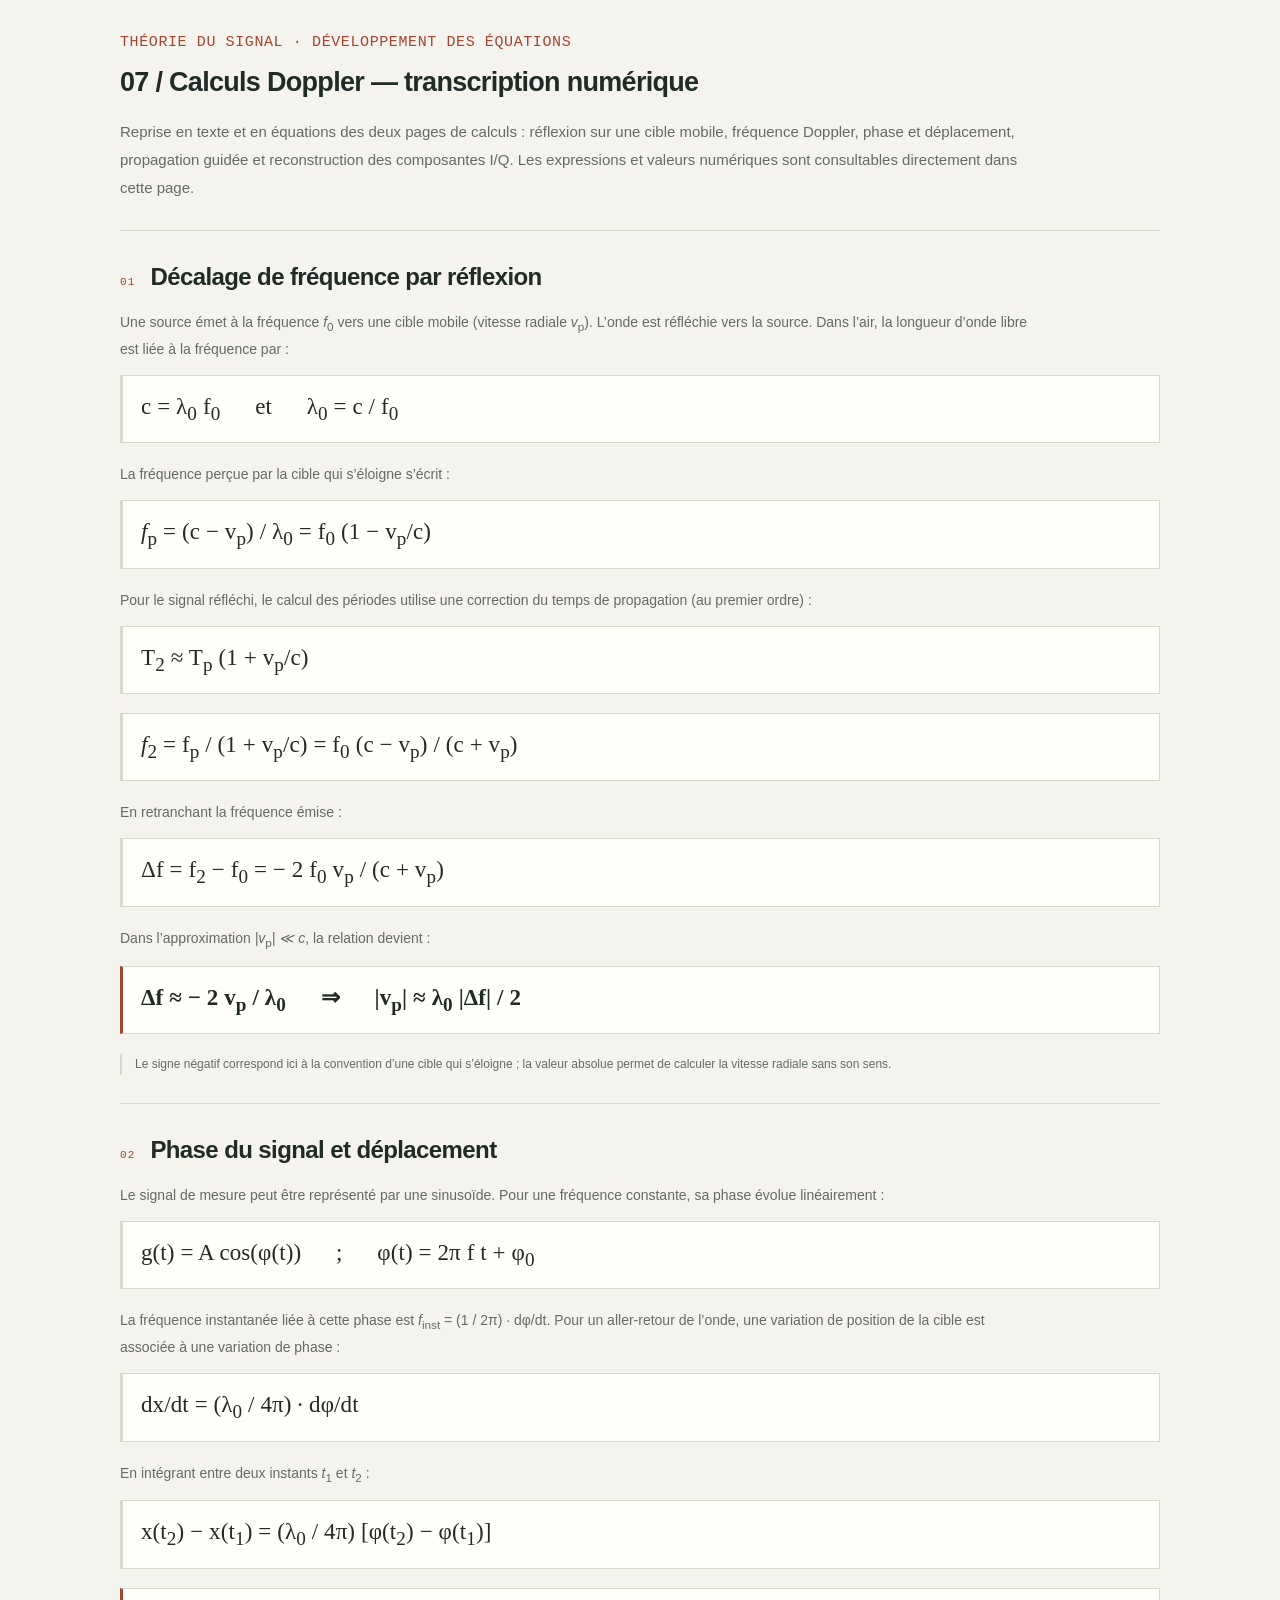
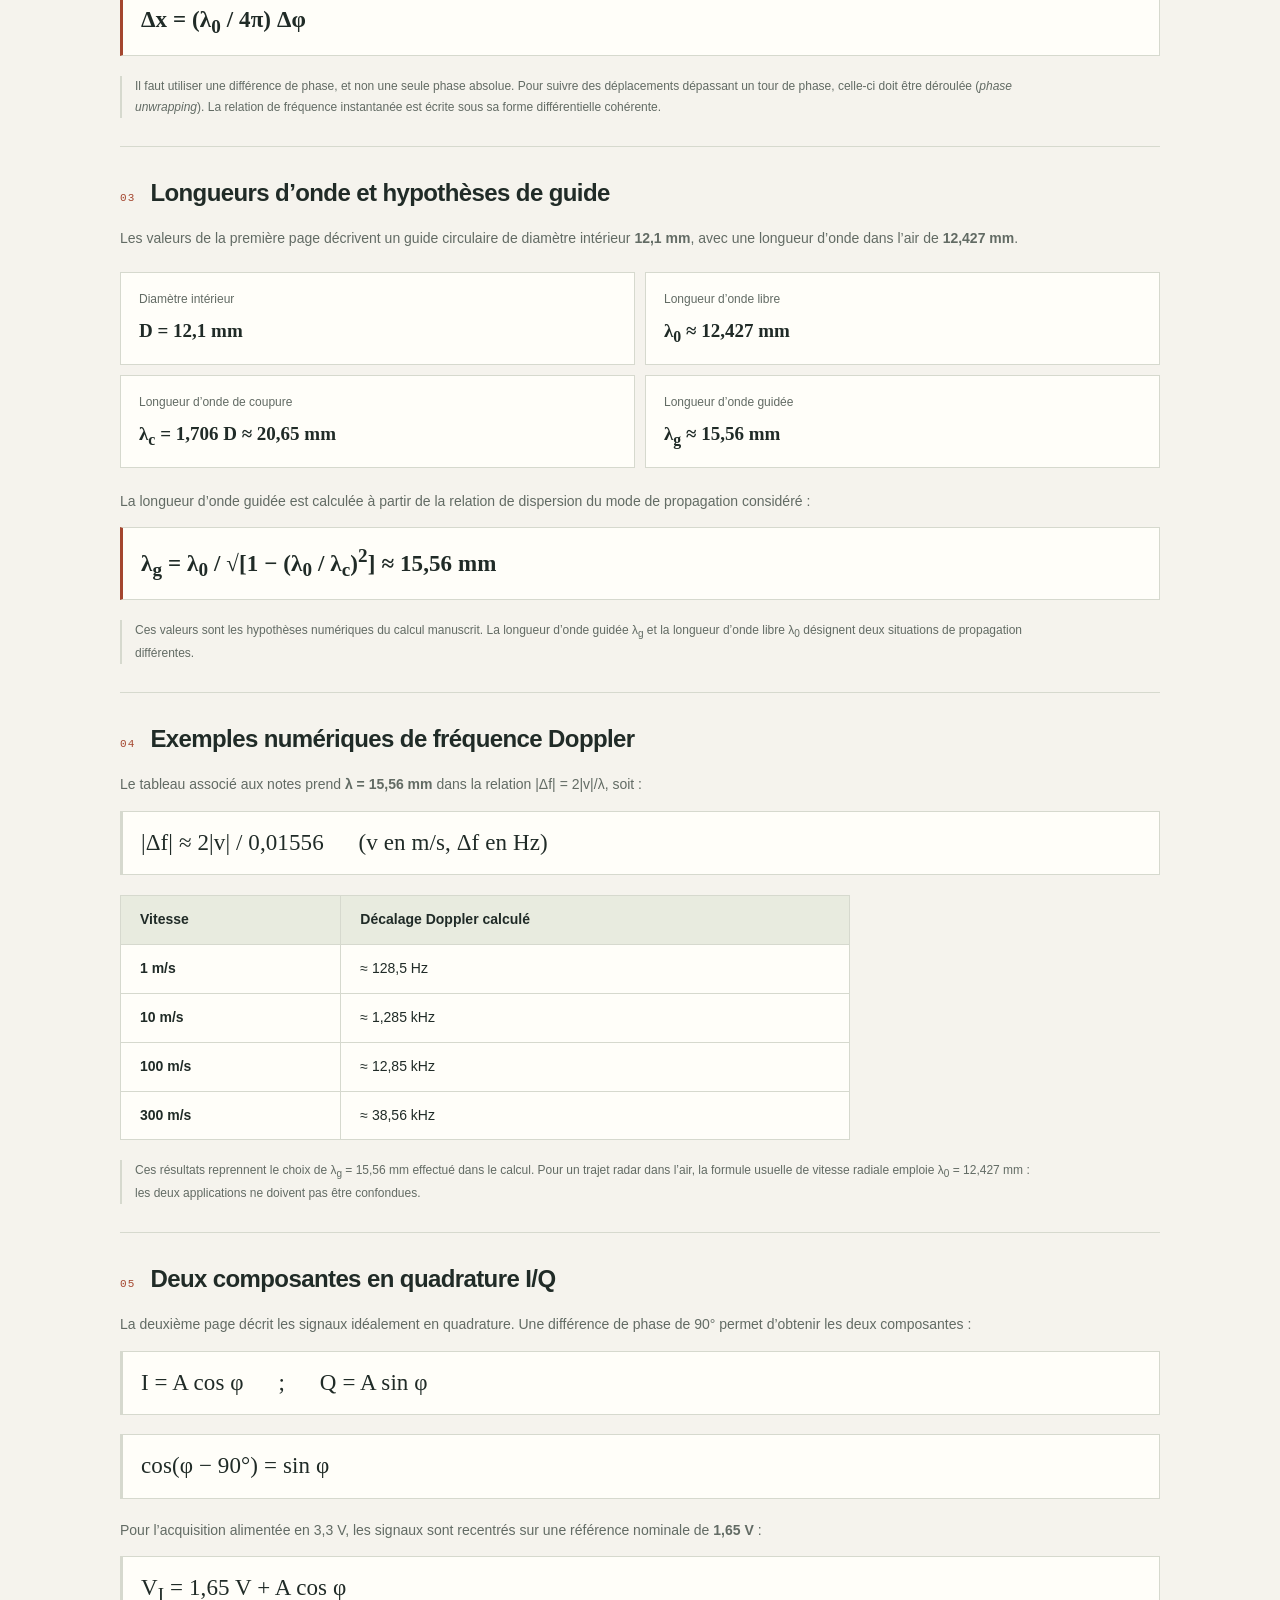
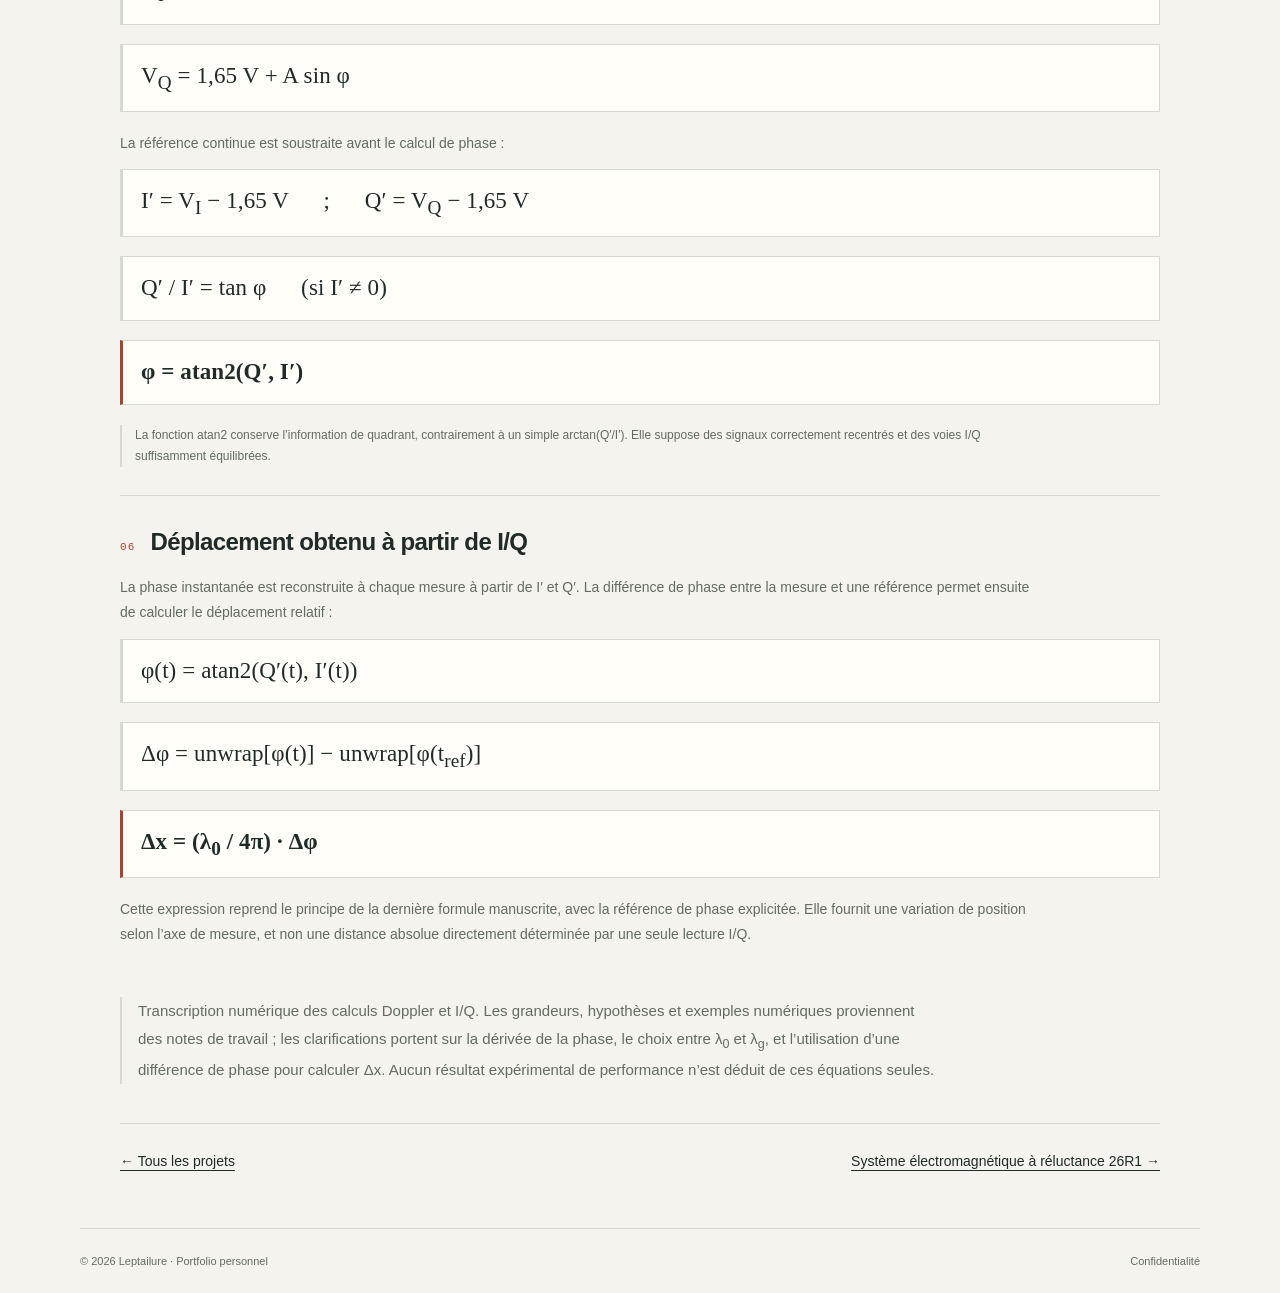
<file: projects/doppler.html>
<!doctype html>
<html lang="fr">
<head>
  <meta charset="utf-8">
  <meta name="viewport" content="width=device-width, initial-scale=1">
  <meta name="description" content="Conception d'une interface analogique I/Q pour radar Doppler : OPA2365, amplification, filtrage, schéma électronique et routage de PCB.">
  <meta name="theme-color" content="#f5f3ed">
  <title>Interface pour radar Doppler — Leptailure</title>
  <link rel="icon" href="../favicon.png" type="image/png">
  <link rel="stylesheet" href="../style.css?v=pages-1">
  <link rel="stylesheet" href="academic.css?v=airflow-prototypes">
  <link rel="stylesheet" href="doppler.css?v=1">
  <script src="../visit-config.js" defer></script>
  <script src="../visit-tracker.js" defer></script>
</head>
<body>
<a class="skip" href="#contenu">Aller au contenu</a>
<header class="header wrap">
  <a class="wordmark" href="../" aria-label="Leptailure, accueil"><img class="brand-avatar" src="../assets/serval-avatar.png" alt="" width="80" height="80">Leptailure</a>
  <nav aria-label="Navigation principale"><a href="../#projets">← Projets</a><a href="../#contact">Contact</a></nav>
</header>
<main id="contenu" class="wrap project-page academic-case radar-page">
  <header class="project-heading">
    <p class="meta">INSTRUMENTATION · CONCEPTION ÉLECTRONIQUE · 2026</p>
    <h1>Interface pour radar Doppler</h1>
    <p class="lead">Acquisition I/Q pour l’estimation de la vitesse radiale et du déplacement relatif.</p>
    <p>Cette carte d’instrumentation est associée au <a href="reluctance.html">système à réluctance 26R1</a>. En mode Doppler à onde continue non modulée, la vitesse radiale et les variations de position sont accessibles en principe. Une mesure de distance absolue requiert une autre méthode, par exemple un radar à modulation FMCW.</p>
    <p>Le projet concerne la carte d’interface entre un module radar et un système d’acquisition. Deux chaînes analogiques symétriques amplifient les sorties I et Q et les recentrent autour d’une référence compatible avec une alimentation de 3,3 V. Le schéma documente la chaîne I/Q ; les vues du circuit imprimé et de la carte en 3D montrent son implantation. Le rendu 3D présente également des éléments qui ne sont pas décrits par le schéma I/Q ci-dessous.</p>
    <p class="technology-line">Radar Doppler ~24 GHz · I/Q · OPA2365 · Filtrage RC · PCB · ADC</p>
  </header>

  <dl class="case-summary" aria-label="Le projet en bref">
    <div><dt>Architecture</dt><dd>Deux voies I et Q indépendantes</dd></div>
    <div><dt>Conditionnement</dt><dd>Quatre étages inverseurs avec OPA2365</dd></div>
    <div><dt>Sorties</dt><dd>ADC1 et ADC2 · référence de 1,65 V</dd></div>
  </dl>

  <section class="project-section" aria-labelledby="fonctionnement">
    <h2 id="fonctionnement">01 / Du signal radar à l’acquisition</h2>
    <p>Un radar Doppler fournit des signaux sensibles au déplacement d’une cible. Lorsque le module délivre des composantes en quadrature, les voies I et Q permettent de suivre une phase relative, en plus de l’information de fréquence. La carte ci-dessous n’est pas l’émetteur-récepteur hyperfréquence : elle assure le conditionnement des sorties analogiques du module radar.</p>
    <ol class="functional-flow radar-flow" aria-label="Chaîne fonctionnelle">
      <li><strong>Radar I/Q</strong><span>Deux signaux analogiques issus du module radar</span></li>
      <li><strong>Liaison AC</strong><span>Condensateur de 1 µF et résistance d’entrée de 33 kΩ</span></li>
      <li><strong>Amplification</strong><span>Deux étages inverseurs par voie, autour de 1,65 V</span></li>
      <li><strong>Acquisition</strong><span>Sorties ADC1 / ADC2 via 220 Ω</span></li>
    </ol>
  </section>

  <section class="project-section" aria-labelledby="architecture">
    <h2 id="architecture">02 / Architecture électronique</h2>
    <div class="method-grid">
      <div><h3>Deux chaînes analogiques identiques</h3><p>Chaque signal traverse deux étages à amplificateur opérationnel. Les résistances de 33 kΩ à l’entrée et de 160 kΩ en contre-réaction déterminent un gain nominal en module d’environ 4,85 par étage, soit 23,5 pour deux étages dans leur bande passante.</p></div>
      <div><h3>Référence à mi-alimentation</h3><p>Deux résistances de 2,2 kΩ établissent un point de repos nominal de 1,65 V à partir du rail de 3,3 V. Un condensateur de 1 µF stabilise cette référence commune aux entrées non-inverseuses.</p></div>
      <div><h3>Liaison et filtrage</h3><p>Les condensateurs de liaison de 1 µF suppriment la composante continue entre les étages. Chaque contre-réaction comporte un condensateur de 18 pF en parallèle avec 160 kΩ pour limiter la réponse aux hautes fréquences.</p></div>
      <div><h3>Interface et découplage</h3><p>Les deux sorties passent par des résistances de 220 Ω avant ADC1 et ADC2. Des condensateurs de 100 nF sont prévus sur l’alimentation des circuits OPA2365. Le connecteur d’interface distribue également les alimentations 5 V, 3,3 V et la masse.</p></div>
    </div>
    <p class="note">Les gains et fréquences caractéristiques ci-dessus sont des valeurs nominales issues des composants du schéma ; ils ne remplacent pas une mesure de la bande passante réelle ni la vérification de la dynamique des amplificateurs.</p>
  </section>

  <section class="project-section" aria-labelledby="schema">
    <div class="radar-section-heading"><div><p class="meta">SCHÉMA DE CONCEPTION</p><h2 id="schema">03 / Schéma électronique</h2></div><span class="radar-media-label">01 / 03</span></div>
    <figure class="radar-figure radar-light"><a href="doppler-media/schema.png?v=wm-transparent-1" target="_blank" rel="noopener" title="Ouvrir le schéma en pleine résolution"><img src="doppler-media/schema.png?v=wm-transparent-1" alt="Schéma électronique des deux voies I et Q avec quatre amplificateurs OPA2365, circuits RC et sorties ADC" width="1959" height="1232" loading="lazy"></a><figcaption>Chaînes analogiques I et Q, découplage, polarisation et connecteurs. Cliquer pour agrandir.</figcaption></figure>
  </section>

  <section class="project-section" aria-labelledby="pcb">
    <div class="radar-section-heading"><div><p class="meta">IMPLANTATION ET ROUTAGE</p><h2 id="pcb">04 / Circuit imprimé</h2></div><span class="radar-media-label">02 / 03</span></div>
    <figure class="radar-figure radar-dark"><a href="doppler-media/pcb.png?v=wm-transparent-1" target="_blank" rel="noopener" title="Ouvrir le routage en pleine résolution"><img src="doppler-media/pcb.png?v=wm-transparent-1" alt="Vue de l’implantation des composants, des pistes et des plans de cuivre du circuit imprimé de conditionnement I/Q" width="1007" height="922" loading="lazy"></a><figcaption>Deux groupes d’amplification disposés symétriquement et signaux routés vers les connecteurs.</figcaption></figure>
  </section>

  <section class="project-section" aria-labelledby="rendu">
    <div class="radar-section-heading"><div><p class="meta">VISUALISATION 3D</p><h2 id="rendu">05 / Rendu de la carte</h2></div><span class="radar-media-label">03 / 03</span></div>
    <figure class="radar-figure radar-dark"><a href="doppler-media/rendu-3d.png?v=wm-transparent-1" target="_blank" rel="noopener" title="Ouvrir le rendu en pleine résolution"><img src="doppler-media/rendu-3d.png?v=wm-transparent-1" alt="Rendu 3D du circuit imprimé avec amplificateurs opérationnels, composants passifs et connecteurs" width="2132" height="1126" loading="lazy"></a><figcaption>Rendu 3D fourni : les deux voies analogiques sont visibles à gauche, aux côtés d’autres éléments d’interface.</figcaption></figure>
  </section>

  <section class="project-section" aria-labelledby="theorie">
    <h2 id="theorie">06 / Principe de mesure Doppler et I/Q</h2>
    <p>Pour une onde réfléchie par une cible mobile selon l’axe du radar, le décalage fréquentiel Doppler est relié à la vitesse radiale par la longueur d’onde. Le suivi de la phase I/Q permet en outre d’estimer de petites variations de déplacement, sous réserve de déplier correctement la phase et de calibrer les voies.</p>
    <div class="radar-equations">
      <div><span class="meta">VITESSE RADIALE · MODULE</span><p class="radar-math">|v| = λ |Δf| / 2</p><p>λ = c / f<sub>0</sub>, avec <em>c</em> la vitesse de propagation et Δf le décalage Doppler mesuré.</p></div>
      <div><span class="meta">PHASE EN QUADRATURE</span><p class="radar-math">φ = atan2(Q − V<sub>ref</sub>, I − V<sub>ref</sub>)</p><p>Après retrait des offsets, la phase est reconstruite à partir des deux composantes.</p></div>
      <div><span class="meta">DÉPLACEMENT RELATIF</span><p class="radar-math">Δx = λ Δφ / (4π)</p><p>Relation pour une mesure aller-retour, à partir d’une variation de phase déroulée.</p></div>
    </div>
    <p class="note">Les relations de cette section sont théoriques. Aucune courbe d’essai ou précision de mesure validée n’est présentée à ce stade. Le signe de la vitesse dépend notamment de la convention retenue pour les voies I et Q.</p>
  </section>

  <section class="project-section radar-calculations" aria-labelledby="notes">
    <p class="meta">THÉORIE DU SIGNAL · DÉVELOPPEMENT DES ÉQUATIONS</p>
    <h2 id="notes">07 / Calculs Doppler — transcription numérique</h2>
    <p>Reprise en texte et en équations des deux pages de calculs : réflexion sur une cible mobile, fréquence Doppler, phase et déplacement, propagation guidée et reconstruction des composantes I/Q. Les expressions et valeurs numériques sont consultables directement dans cette page.</p>

    <section class="radar-note-block" aria-labelledby="notes-doppler">
      <h3 id="notes-doppler"><span class="radar-note-number">01</span> Décalage de fréquence par réflexion</h3>
      <p>Une source émet à la fréquence <var>f</var><sub>0</sub> vers une cible mobile (vitesse radiale <var>v</var><sub>p</sub>). L’onde est réfléchie vers la source. Dans l’air, la longueur d’onde libre est liée à la fréquence par :</p>
      <p class="radar-formula">c = λ<sub>0</sub> f<sub>0</sub> &emsp; et &emsp; λ<sub>0</sub> = c / f<sub>0</sub></p>
      <p>La fréquence perçue par la cible qui s’éloigne s’écrit :</p>
      <p class="radar-formula"><var>f</var><sub>p</sub> = (c − v<sub>p</sub>) / λ<sub>0</sub> = f<sub>0</sub> (1 − v<sub>p</sub>/c)</p>
      <p>Pour le signal réfléchi, le calcul des périodes utilise une correction du temps de propagation (au premier ordre) :</p>
      <p class="radar-formula">T<sub>2</sub> ≈ T<sub>p</sub> (1 + v<sub>p</sub>/c)</p>
      <p class="radar-formula"><var>f</var><sub>2</sub> = f<sub>p</sub> / (1 + v<sub>p</sub>/c) = f<sub>0</sub> (c − v<sub>p</sub>) / (c + v<sub>p</sub>)</p>
      <p>En retranchant la fréquence émise :</p>
      <p class="radar-formula">Δf = f<sub>2</sub> − f<sub>0</sub> = − 2 f<sub>0</sub> v<sub>p</sub> / (c + v<sub>p</sub>)</p>
      <p>Dans l’approximation <var>|v</var><sub>p</sub><var>| ≪ c</var>, la relation devient :</p>
      <p class="radar-formula radar-formula-key">Δf ≈ − 2 v<sub>p</sub> / λ<sub>0</sub> &emsp; ⇒ &emsp; |v<sub>p</sub>| ≈ λ<sub>0</sub> |Δf| / 2</p>
      <p class="radar-annotation">Le signe négatif correspond ici à la convention d’une cible qui s’éloigne ; la valeur absolue permet de calculer la vitesse radiale sans son sens.</p>
    </section>

    <section class="radar-note-block" aria-labelledby="notes-phase">
      <h3 id="notes-phase"><span class="radar-note-number">02</span> Phase du signal et déplacement</h3>
      <p>Le signal de mesure peut être représenté par une sinusoïde. Pour une fréquence constante, sa phase évolue linéairement :</p>
      <p class="radar-formula">g(t) = A cos(φ(t)) &emsp; ; &emsp; φ(t) = 2π f t + φ<sub>0</sub></p>
      <p>La fréquence instantanée liée à cette phase est <var>f</var><sub>inst</sub> = (1 / 2π) · dφ/dt. Pour un aller-retour de l’onde, une variation de position de la cible est associée à une variation de phase :</p>
      <p class="radar-formula">dx/dt = (λ<sub>0</sub> / 4π) · dφ/dt</p>
      <p>En intégrant entre deux instants <var>t</var><sub>1</sub> et <var>t</var><sub>2</sub> :</p>
      <p class="radar-formula">x(t<sub>2</sub>) − x(t<sub>1</sub>) = (λ<sub>0</sub> / 4π) [φ(t<sub>2</sub>) − φ(t<sub>1</sub>)]</p>
      <p class="radar-formula radar-formula-key">Δx = (λ<sub>0</sub> / 4π) Δφ</p>
      <p class="radar-annotation">Il faut utiliser une différence de phase, et non une seule phase absolue. Pour suivre des déplacements dépassant un tour de phase, celle-ci doit être déroulée (<em>phase unwrapping</em>). La relation de fréquence instantanée est écrite sous sa forme différentielle cohérente.</p>
    </section>

    <section class="radar-note-block" aria-labelledby="notes-guide">
      <h3 id="notes-guide"><span class="radar-note-number">03</span> Longueurs d’onde et hypothèses de guide</h3>
      <p>Les valeurs de la première page décrivent un guide circulaire de diamètre intérieur <strong>12,1 mm</strong>, avec une longueur d’onde dans l’air de <strong>12,427 mm</strong>.</p>
      <div class="radar-note-values">
        <div><span>Diamètre intérieur</span><strong>D = 12,1 mm</strong></div>
        <div><span>Longueur d’onde libre</span><strong>λ<sub>0</sub> ≈ 12,427 mm</strong></div>
        <div><span>Longueur d’onde de coupure</span><strong>λ<sub>c</sub> = 1,706 D ≈ 20,65 mm</strong></div>
        <div><span>Longueur d’onde guidée</span><strong>λ<sub>g</sub> ≈ 15,56 mm</strong></div>
      </div>
      <p>La longueur d’onde guidée est calculée à partir de la relation de dispersion du mode de propagation considéré :</p>
      <p class="radar-formula radar-formula-key">λ<sub>g</sub> = λ<sub>0</sub> / √[1 − (λ<sub>0</sub> / λ<sub>c</sub>)<sup>2</sup>] ≈ 15,56 mm</p>
      <p class="radar-annotation">Ces valeurs sont les hypothèses numériques du calcul manuscrit. La longueur d’onde guidée λ<sub>g</sub> et la longueur d’onde libre λ<sub>0</sub> désignent deux situations de propagation différentes.</p>
    </section>

    <section class="radar-note-block" aria-labelledby="notes-exemples">
      <h3 id="notes-exemples"><span class="radar-note-number">04</span> Exemples numériques de fréquence Doppler</h3>
      <p>Le tableau associé aux notes prend <strong>λ = 15,56 mm</strong> dans la relation |Δf| = 2|v|/λ, soit :</p>
      <p class="radar-formula">|Δf| ≈ 2|v| / 0,01556 &emsp; (v en m/s, Δf en Hz)</p>
      <div class="radar-table-scroll" role="region" aria-label="Tableau de fréquence Doppler" tabindex="0">
        <table class="radar-notes-table">
          <thead><tr><th scope="col">Vitesse</th><th scope="col">Décalage Doppler calculé</th></tr></thead>
          <tbody>
            <tr><th scope="row">1 m/s</th><td>≈ 128,5 Hz</td></tr>
            <tr><th scope="row">10 m/s</th><td>≈ 1,285 kHz</td></tr>
            <tr><th scope="row">100 m/s</th><td>≈ 12,85 kHz</td></tr>
            <tr><th scope="row">300 m/s</th><td>≈ 38,56 kHz</td></tr>
          </tbody>
        </table>
      </div>
      <p class="radar-annotation">Ces résultats reprennent le choix de λ<sub>g</sub> = 15,56 mm effectué dans le calcul. Pour un trajet radar dans l’air, la formule usuelle de vitesse radiale emploie λ<sub>0</sub> = 12,427 mm : les deux applications ne doivent pas être confondues.</p>
    </section>

    <section class="radar-note-block" aria-labelledby="notes-iq">
      <h3 id="notes-iq"><span class="radar-note-number">05</span> Deux composantes en quadrature I/Q</h3>
      <p>La deuxième page décrit les signaux idéalement en quadrature. Une différence de phase de 90° permet d’obtenir les deux composantes :</p>
      <p class="radar-formula">I = A cos φ &emsp; ; &emsp; Q = A sin φ</p>
      <p class="radar-formula">cos(φ − 90°) = sin φ</p>
      <p>Pour l’acquisition alimentée en 3,3 V, les signaux sont recentrés sur une référence nominale de <strong>1,65 V</strong> :</p>
      <p class="radar-formula">V<sub>I</sub> = 1,65 V + A cos φ</p>
      <p class="radar-formula">V<sub>Q</sub> = 1,65 V + A sin φ</p>
      <p>La référence continue est soustraite avant le calcul de phase :</p>
      <p class="radar-formula">I′ = V<sub>I</sub> − 1,65 V &emsp; ; &emsp; Q′ = V<sub>Q</sub> − 1,65 V</p>
      <p class="radar-formula">Q′ / I′ = tan φ &emsp; (si I′ ≠ 0)</p>
      <p class="radar-formula radar-formula-key">φ = atan2(Q′, I′)</p>
      <p class="radar-annotation">La fonction atan2 conserve l’information de quadrant, contrairement à un simple arctan(Q′/I′). Elle suppose des signaux correctement recentrés et des voies I/Q suffisamment équilibrées.</p>
    </section>

    <section class="radar-note-block" aria-labelledby="notes-deplacement-iq">
      <h3 id="notes-deplacement-iq"><span class="radar-note-number">06</span> Déplacement obtenu à partir de I/Q</h3>
      <p>La phase instantanée est reconstruite à chaque mesure à partir de I′ et Q′. La différence de phase entre la mesure et une référence permet ensuite de calculer le déplacement relatif :</p>
      <p class="radar-formula">φ(t) = atan2(Q′(t), I′(t))</p>
      <p class="radar-formula">Δφ = unwrap[φ(t)] − unwrap[φ(t<sub>ref</sub>)]</p>
      <p class="radar-formula radar-formula-key">Δx = (λ<sub>0</sub> / 4π) · Δφ</p>
      <p>Cette expression reprend le principe de la dernière formule manuscrite, avec la référence de phase explicitée. Elle fournit une variation de position selon l’axe de mesure, et non une distance absolue directement déterminée par une seule lecture I/Q.</p>
    </section>

    <p class="note">Transcription numérique des calculs Doppler et I/Q. Les grandeurs, hypothèses et exemples numériques proviennent des notes de travail ; les clarifications portent sur la dérivée de la phase, le choix entre λ<sub>0</sub> et λ<sub>g</sub>, et l’utilisation d’une différence de phase pour calculer Δx. Aucun résultat expérimental de performance n’est déduit de ces équations seules.</p>
  </section>
  <nav class="case-navigation" aria-label="Navigation entre projets"><a href="../#projets">← Tous les projets</a><a href="reluctance.html">Système électromagnétique à réluctance 26R1 →</a></nav>
</main>
<footer class="footer wrap"><span>© 2026 Leptailure · Portfolio personnel</span><a href="../privacy.html">Confidentialité</a></footer>
</body>
</html>
</file>
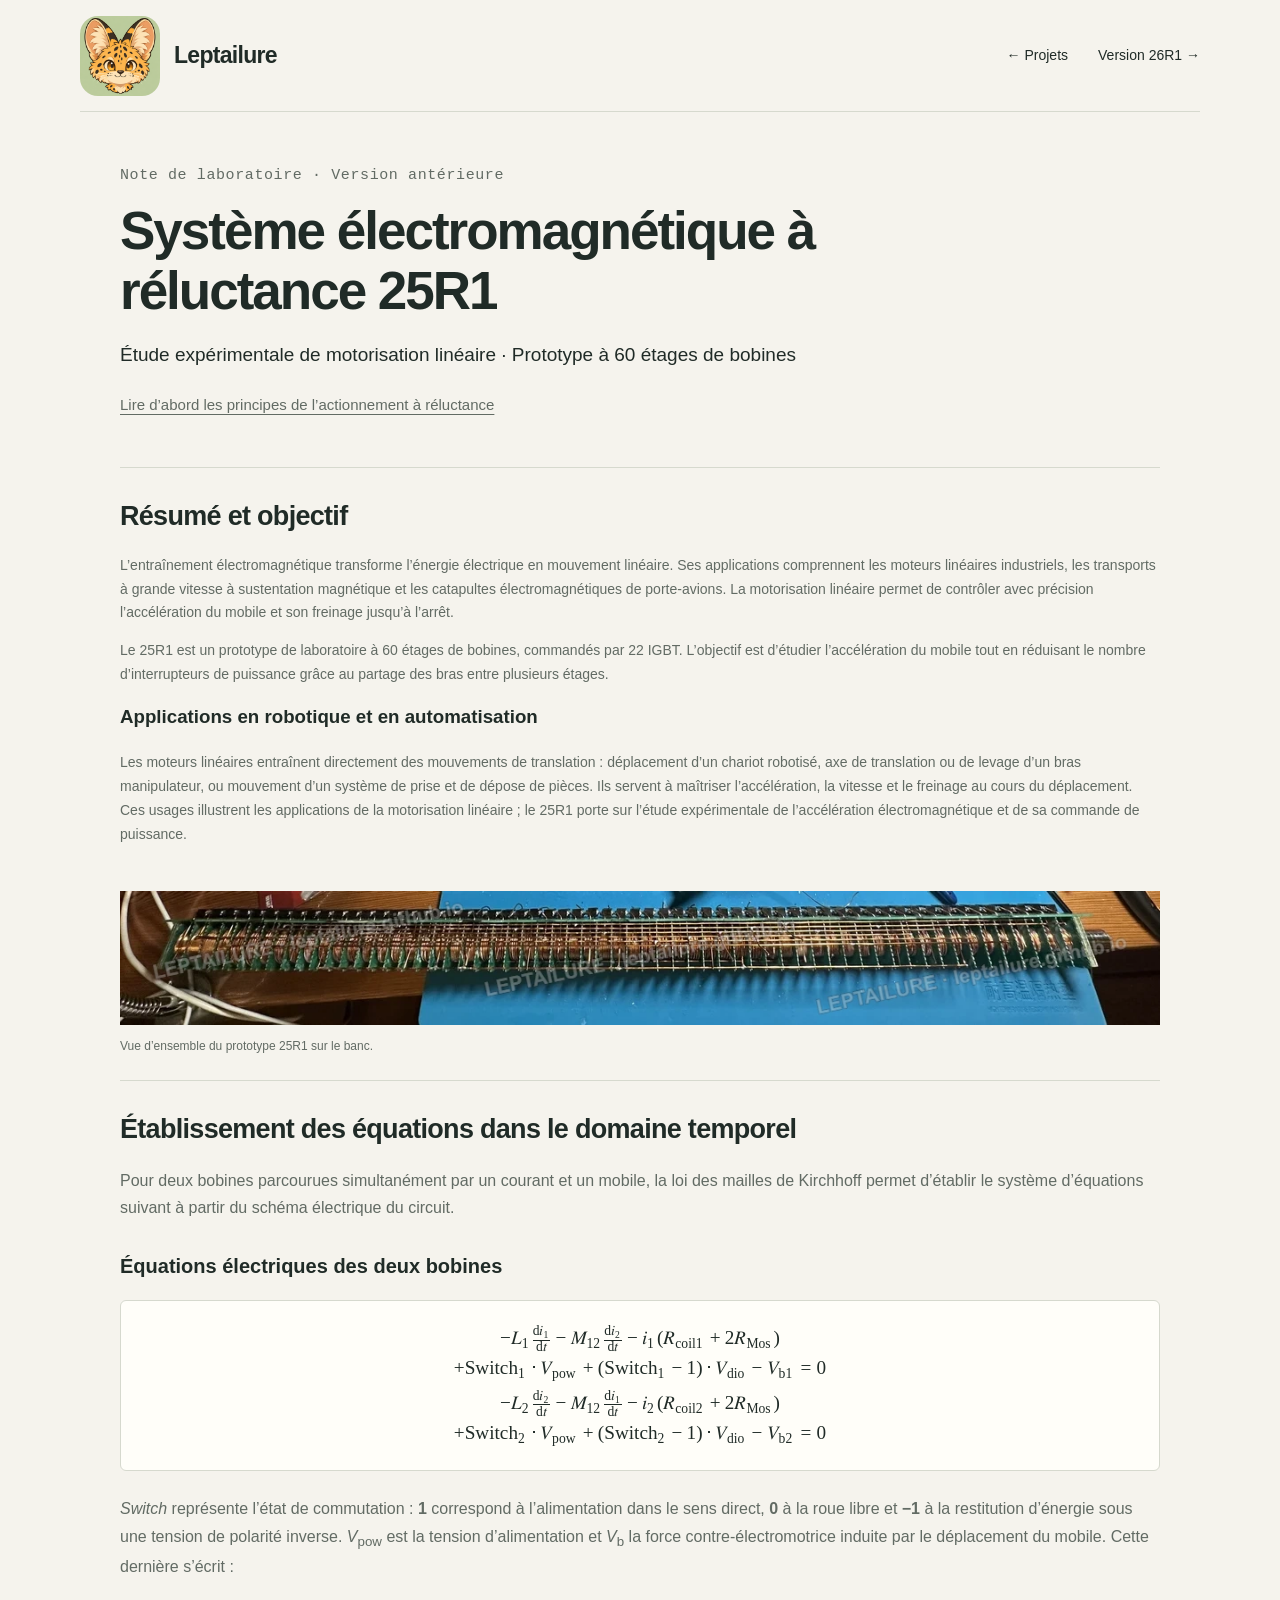
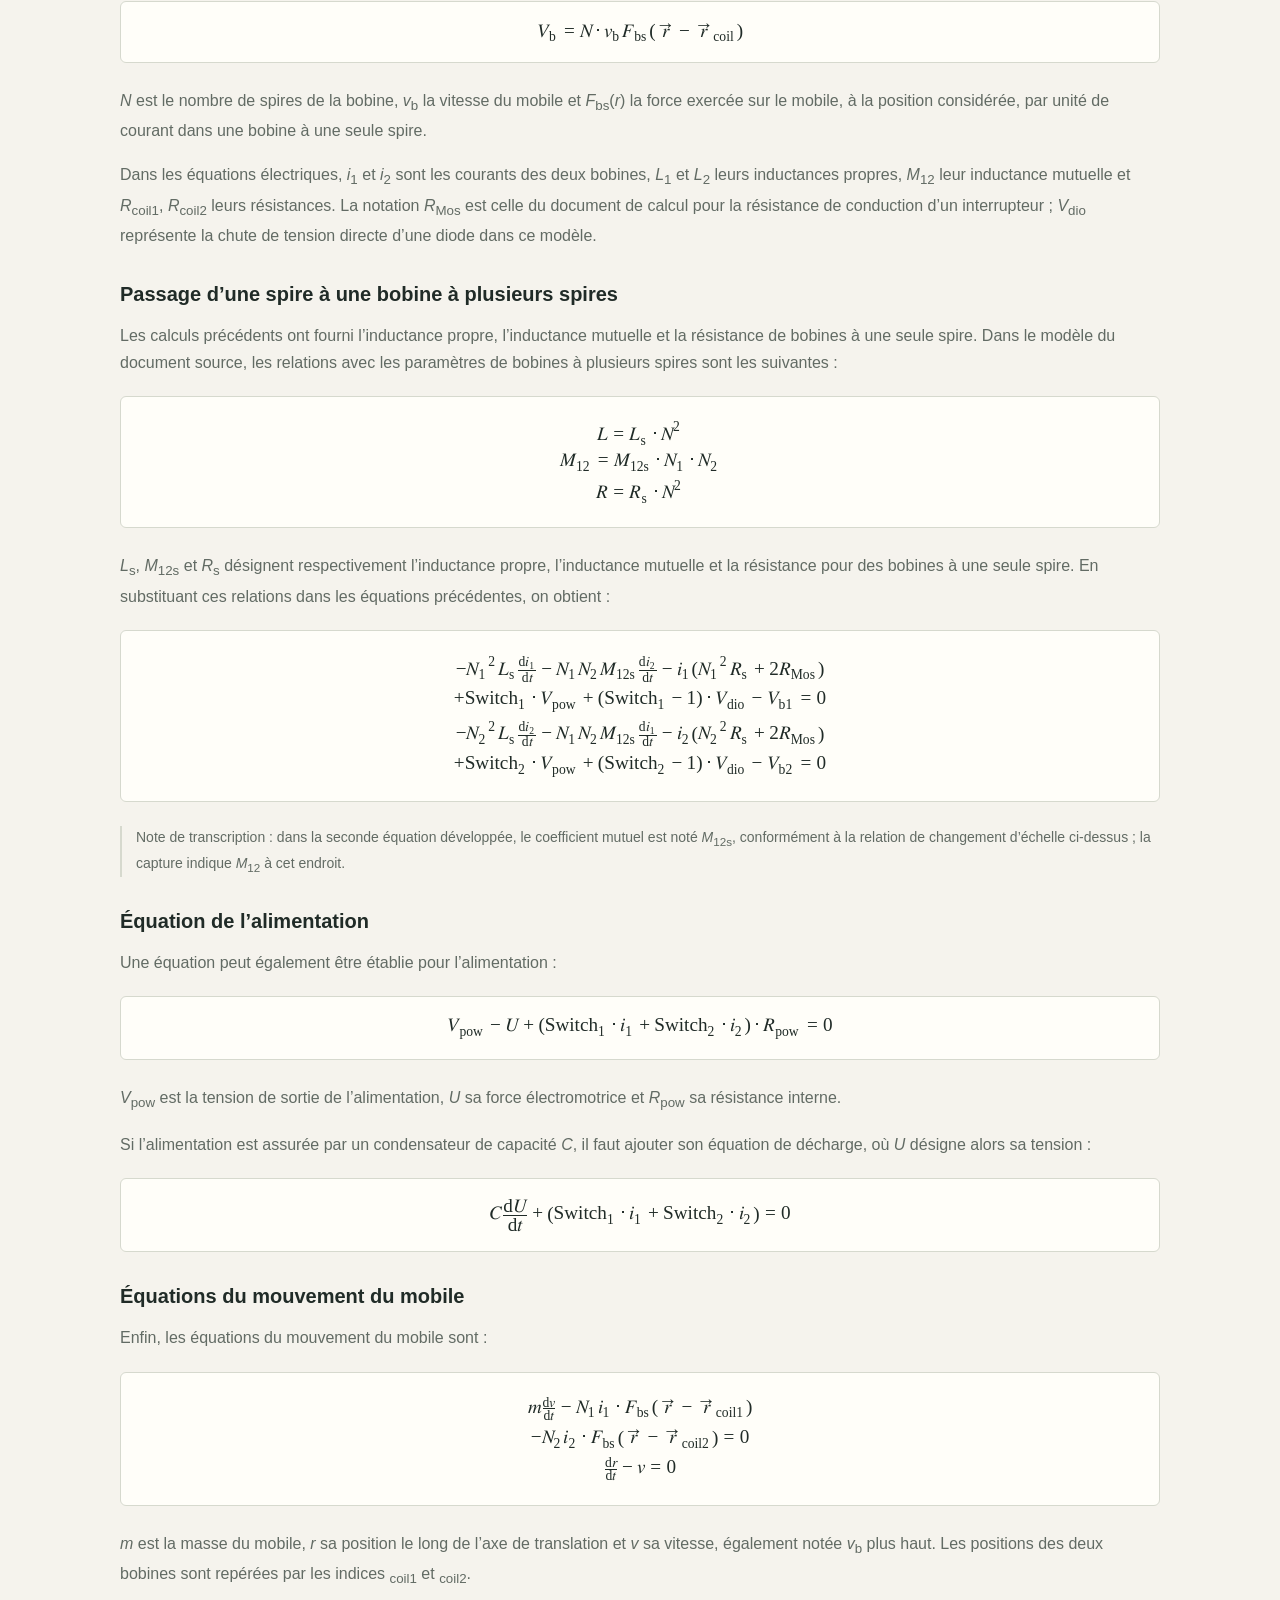
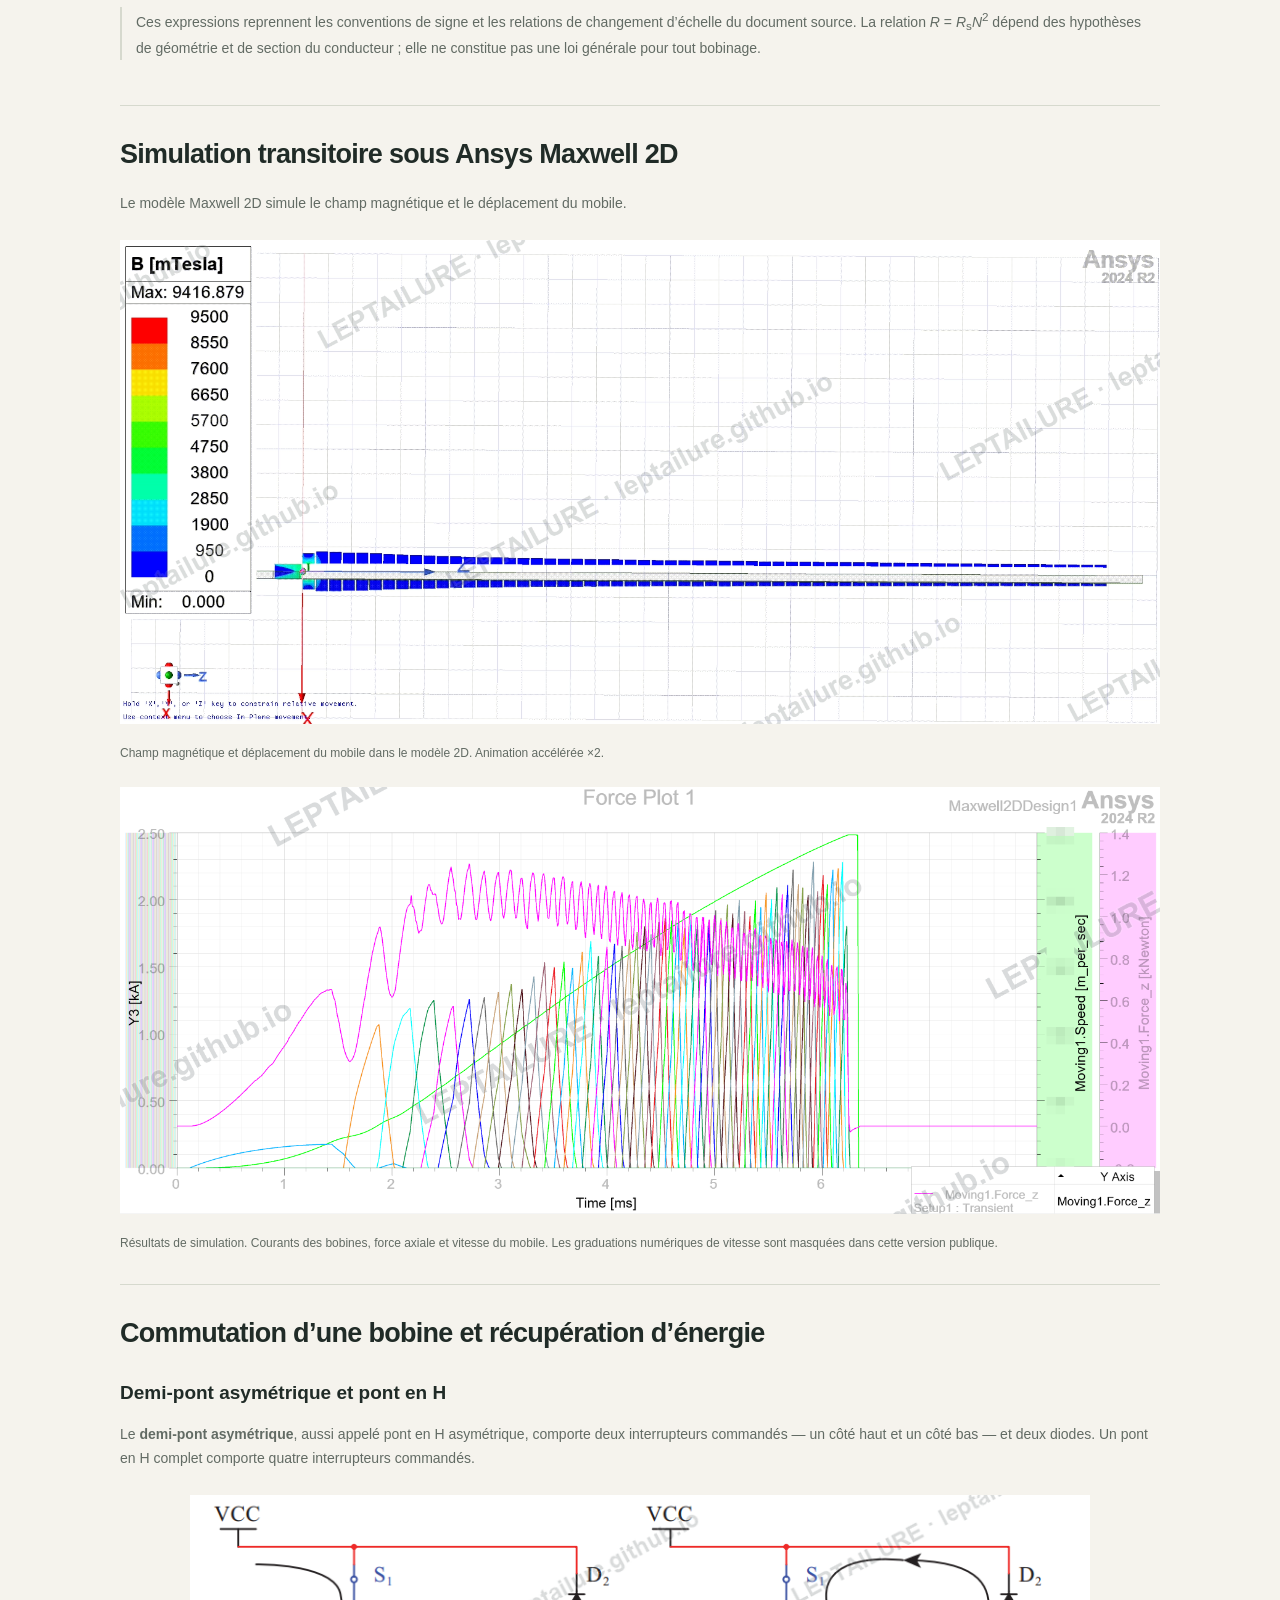
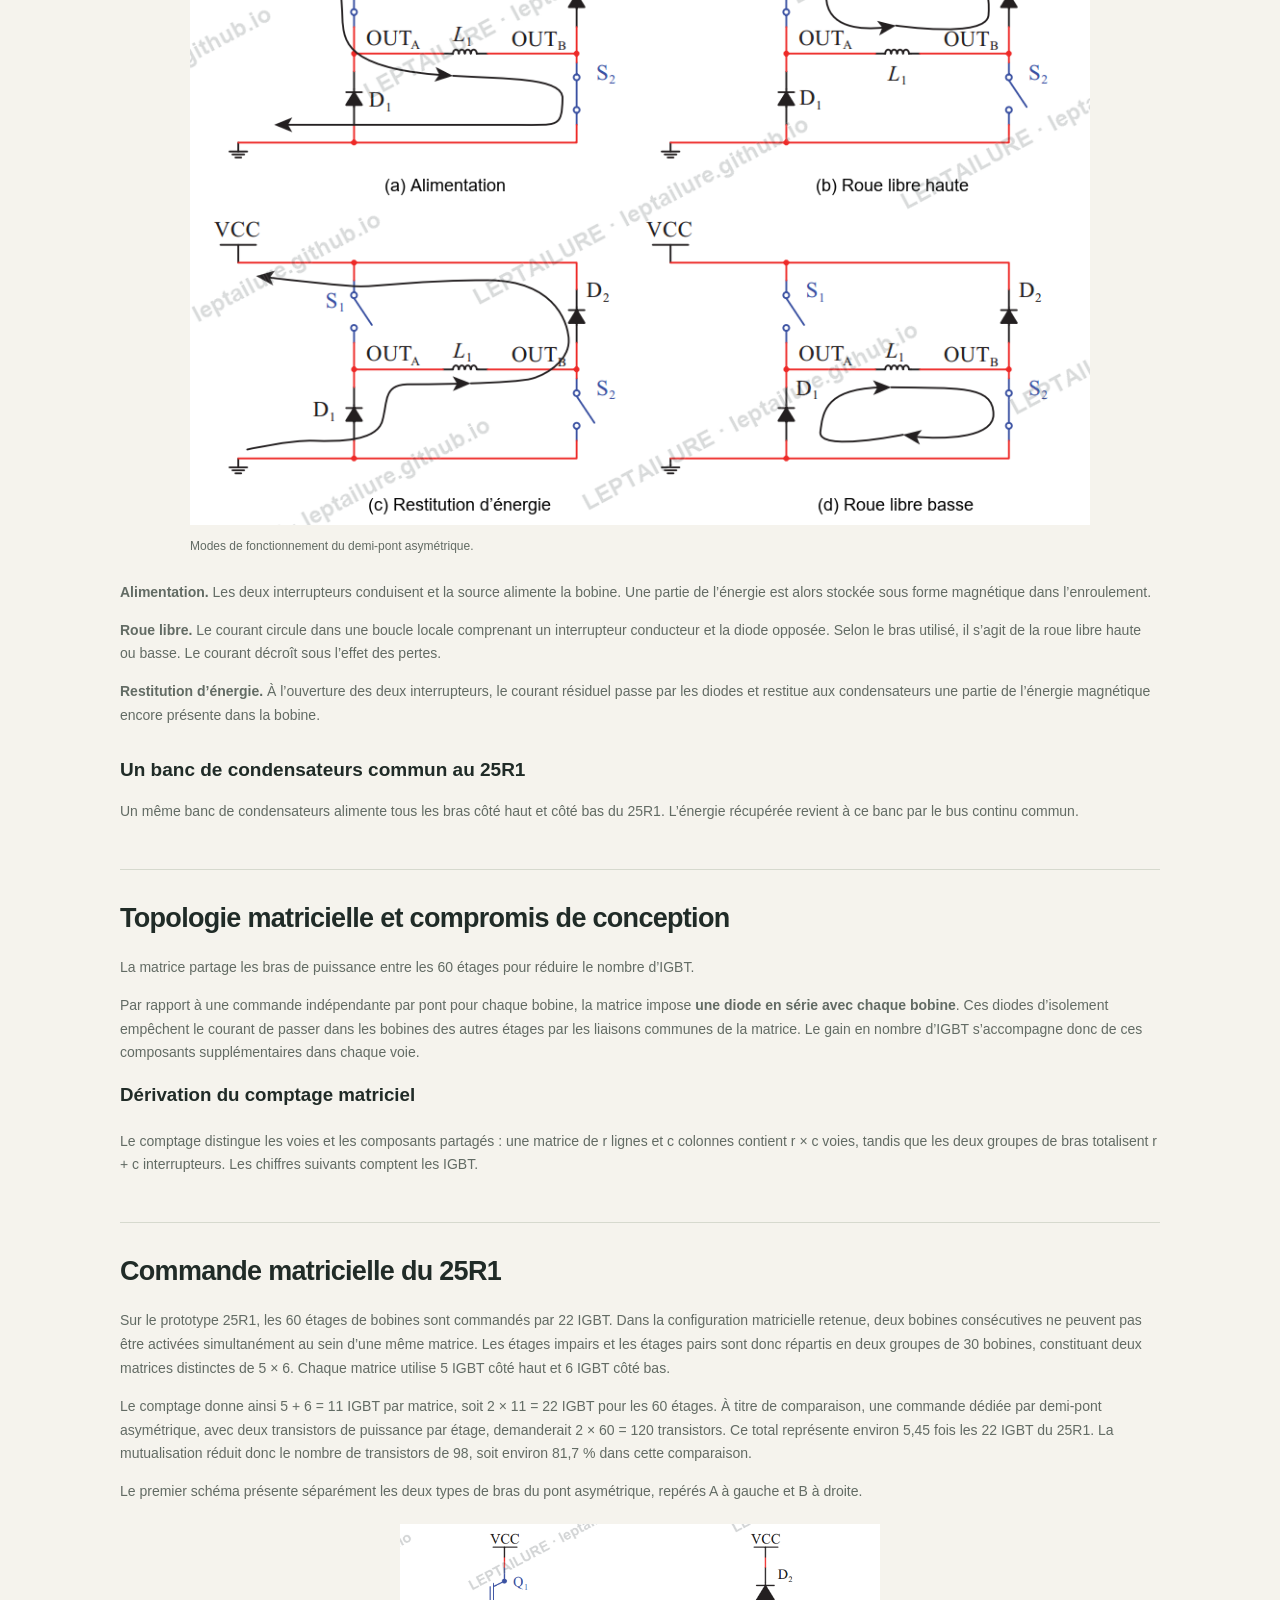
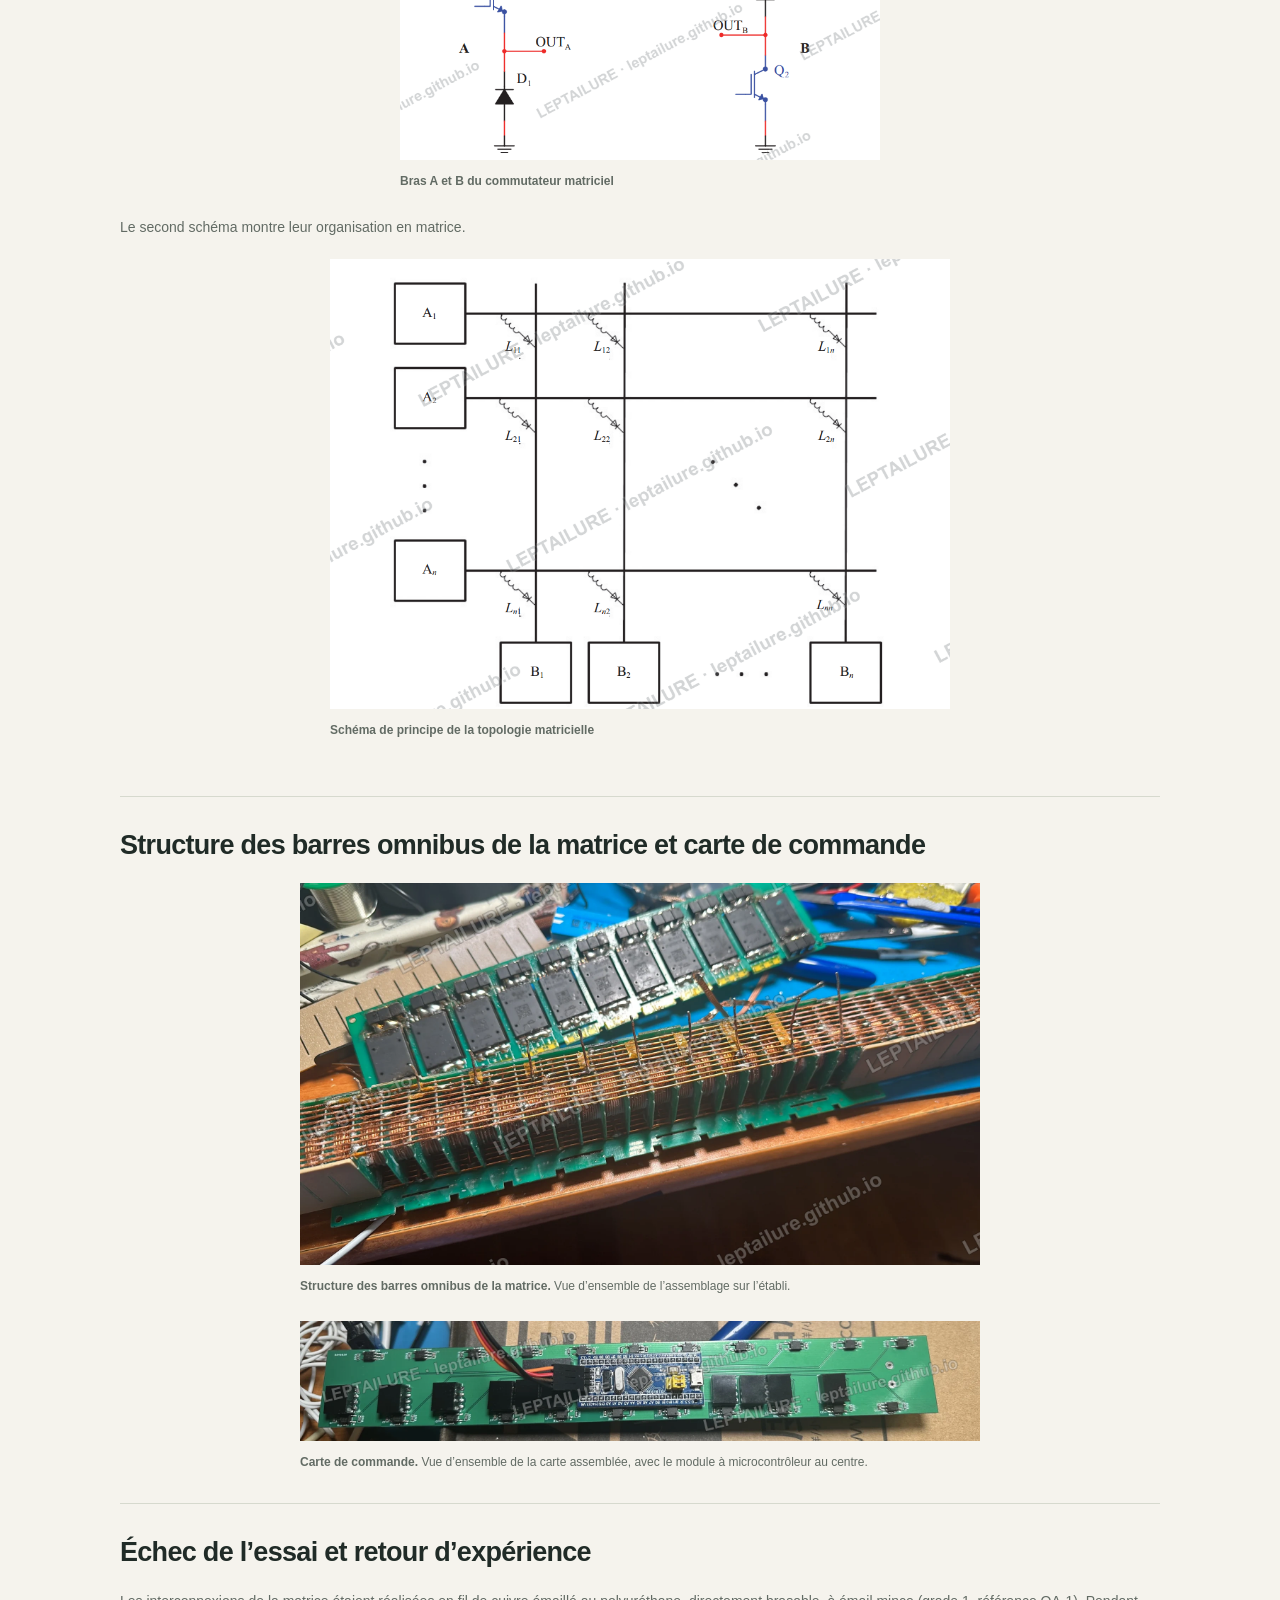
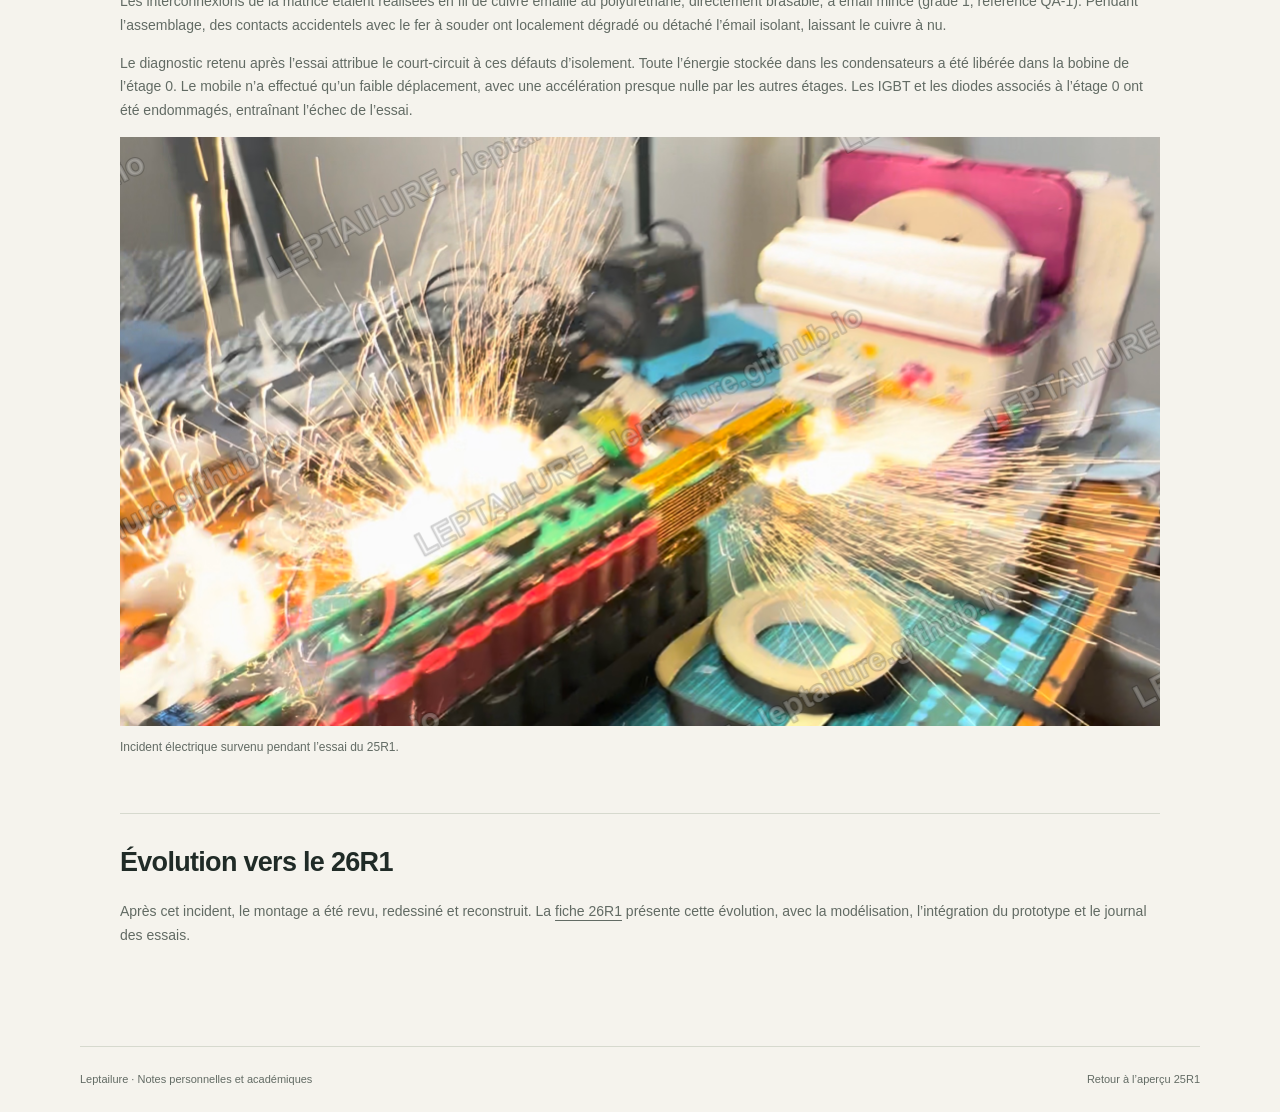
<file: projects/reluctance-25r1.html>
<!doctype html>
<html lang="fr">
<head>
  <meta charset="utf-8">
  <meta name="viewport" content="width=device-width, initial-scale=1">
  <meta name="robots" content="noindex, nofollow">
  <meta name="description" content="Note de laboratoire sur le système électromagnétique à réluctance 25R1 et les applications de la motorisation linéaire.">
  <meta name="theme-color" content="#f5f3ed">
  <title>Système électromagnétique à réluctance 25R1 — Leptailure</title>
  <link rel="icon" href="../favicon.png" type="image/png">
  <link rel="stylesheet" href="../style.css?v=pages-1">
  <style>
    .prototype-photo { margin: 0 0 24px; }
    .bridge-figure { max-width:900px; margin:24px auto; }
    .bridge-figure a { display:block; }
    .bridge-figure img { width:100%; height:auto; }
    #commutation-recuperation > h3 { font-size:19px; margin:26px 0 14px; }
    .simulation-figure { margin:24px 0 0; }
    .simulation-animation { display:block; width:100%; height:auto; background:#fff; }
    .simulation-figure figcaption { margin-top:8px; }
    .matrix-figure { width: 100%; margin: 20px auto 24px; }
    .matrix-figure--arms { max-width: 480px; }
    .matrix-figure--circuit { max-width: 620px; }
    .matrix-diagram { overflow: hidden; aspect-ratio: var(--diagram-ratio); }
    .matrix-diagram img { display: block; width: 100%; height: auto; }
    .hardware-photo { width: 100%; max-width: 680px; margin: 0 auto; }
    .hardware-photo + .hardware-photo { margin-top: 24px; }
    #modelisation-temporelle > h3 { font-size:1.25rem; line-height:1.4; margin:30px 0 14px; }
    #modelisation-temporelle > p { font-size:1rem; }
    .time-equation { max-width:100%; overflow-x:auto; overscroll-behavior-x:contain; margin:20px 0 24px; padding:20px; border:1px solid var(--line); border-radius:6px; background:var(--paper); color:var(--ink); }
    .time-equation:focus-visible { outline:3px solid var(--accent); outline-offset:3px; }
    .time-equation math { display:block; width:max-content; min-width:0; max-width:none; margin:0 auto; font-family:"Cambria Math","STIX Two Math",math,serif; font-size:1.2rem; }
    #modelisation-temporelle > .source-convention { font-size:.875rem; padding-left:14px; border-left:2px solid var(--line); }
    @media (max-width:720px) { .time-equation { padding:16px 12px; } .time-equation math { font-size:1.1rem; } }
  </style>
</head>
<body>
<a class="skip" href="#contenu">Aller au contenu</a>
<header class="header wrap">
  <a class="wordmark" href="../" aria-label="Leptailure, accueil"><img class="brand-avatar" src="../assets/serval-avatar.png" alt="" width="80" height="80">Leptailure</a>
  <nav aria-label="Navigation principale"><a href="../#projets">← Projets</a><a href="reluctance.html">Version 26R1 →</a></nav>
</header>
<main id="contenu" class="wrap project-page">
  <header class="project-heading">
    <p class="meta">Note de laboratoire · Version antérieure</p>
    <h1>Système électromagnétique à réluctance 25R1</h1>
    <p class="lead">Étude expérimentale de motorisation linéaire · Prototype à 60 étages de bobines</p>
    <p><a href="reluctance-principles.html">Lire d’abord les principes de l’actionnement à réluctance</a></p>
  </header>
  <section class="project-section" aria-labelledby="resume">
    <h2 id="resume">Résumé et objectif</h2>
    <p>L’entraînement électromagnétique transforme l’énergie électrique en mouvement linéaire. Ses applications comprennent les moteurs linéaires industriels, les transports à grande vitesse à sustentation magnétique et les catapultes électromagnétiques de porte-avions. La motorisation linéaire permet de contrôler avec précision l’accélération du mobile et son freinage jusqu’à l’arrêt.</p>
    <p>Le 25R1 est un prototype de laboratoire à 60 étages de bobines, commandés par 22 IGBT. L’objectif est d’étudier l’accélération du mobile tout en réduisant le nombre d’interrupteurs de puissance grâce au partage des bras entre plusieurs étages.</p>
    <h3>Applications en robotique et en automatisation</h3>
    <p>Les moteurs linéaires entraînent directement des mouvements de translation : déplacement d’un chariot robotisé, axe de translation ou de levage d’un bras manipulateur, ou mouvement d’un système de prise et de dépose de pièces. Ils servent à maîtriser l’accélération, la vitesse et le freinage au cours du déplacement. Ces usages illustrent les applications de la motorisation linéaire ; le 25R1 porte sur l’étude expérimentale de l’accélération électromagnétique et de sa commande de puissance.</p>
  </section>
  <figure class="prototype-photo">
    <img src="../assets/reluctance-25r1.webp?v=wm-transparent-1" alt="Vue panoramique du prototype 25R1, avec ses bobines en cuivre alignées" width="1170" height="150" decoding="async">
    <figcaption>Vue d’ensemble du prototype 25R1 sur le banc.</figcaption>
  </figure>
  <section id="modelisation-temporelle" class="project-section" aria-labelledby="modelisation-temporelle-title">
    <h2 id="modelisation-temporelle-title">Établissement des équations dans le domaine temporel</h2>
    <p>Pour deux bobines parcourues simultanément par un courant et un mobile, la loi des mailles de Kirchhoff permet d’établir le système d’équations suivant à partir du schéma électrique du circuit.</p>
    <h3>Équations électriques des deux bobines</h3>
    <div class="time-equation" role="region" tabindex="0" aria-label="Équations électriques des deux bobines">
      <math xmlns="http://www.w3.org/1998/Math/MathML" display="block"><semantics><mtable columnalign="left" rowspacing="0.8em"><mtr><mtd><mrow><mo>−</mo><msub><mi>L</mi><mn>1</mn></msub><mfrac><mrow><mi mathvariant="normal">d</mi><msub><mi>i</mi><mn>1</mn></msub></mrow><mrow><mi mathvariant="normal">d</mi><mi>t</mi></mrow></mfrac><mo>−</mo><msub><mi>M</mi><mn>12</mn></msub><mfrac><mrow><mi mathvariant="normal">d</mi><msub><mi>i</mi><mn>2</mn></msub></mrow><mrow><mi mathvariant="normal">d</mi><mi>t</mi></mrow></mfrac><mo>−</mo><msub><mi>i</mi><mn>1</mn></msub><mrow><mo>(</mo><mrow><msub><mi>R</mi><mi mathvariant="normal">coil1</mi></msub><mo>+</mo><mn>2</mn><msub><mi>R</mi><mi mathvariant="normal">Mos</mi></msub></mrow><mo>)</mo></mrow></mrow></mtd></mtr><mtr><mtd><mrow><mo>+</mo><msub><mi mathvariant="normal">Switch</mi><mn>1</mn></msub><mo>⋅</mo><msub><mi>V</mi><mi mathvariant="normal">pow</mi></msub><mo>+</mo><mrow><mo>(</mo><mrow><msub><mi mathvariant="normal">Switch</mi><mn>1</mn></msub><mo>−</mo><mn>1</mn></mrow><mo>)</mo></mrow><mo>⋅</mo><msub><mi>V</mi><mi mathvariant="normal">dio</mi></msub><mo>−</mo><msub><mi>V</mi><mi mathvariant="normal">b1</mi></msub><mo>=</mo><mn>0</mn></mrow></mtd></mtr><mtr><mtd><mrow><mo>−</mo><msub><mi>L</mi><mn>2</mn></msub><mfrac><mrow><mi mathvariant="normal">d</mi><msub><mi>i</mi><mn>2</mn></msub></mrow><mrow><mi mathvariant="normal">d</mi><mi>t</mi></mrow></mfrac><mo>−</mo><msub><mi>M</mi><mn>12</mn></msub><mfrac><mrow><mi mathvariant="normal">d</mi><msub><mi>i</mi><mn>1</mn></msub></mrow><mrow><mi mathvariant="normal">d</mi><mi>t</mi></mrow></mfrac><mo>−</mo><msub><mi>i</mi><mn>2</mn></msub><mrow><mo>(</mo><mrow><msub><mi>R</mi><mi mathvariant="normal">coil2</mi></msub><mo>+</mo><mn>2</mn><msub><mi>R</mi><mi mathvariant="normal">Mos</mi></msub></mrow><mo>)</mo></mrow></mrow></mtd></mtr><mtr><mtd><mrow><mo>+</mo><msub><mi mathvariant="normal">Switch</mi><mn>2</mn></msub><mo>⋅</mo><msub><mi>V</mi><mi mathvariant="normal">pow</mi></msub><mo>+</mo><mrow><mo>(</mo><mrow><msub><mi mathvariant="normal">Switch</mi><mn>2</mn></msub><mo>−</mo><mn>1</mn></mrow><mo>)</mo></mrow><mo>⋅</mo><msub><mi>V</mi><mi mathvariant="normal">dio</mi></msub><mo>−</mo><msub><mi>V</mi><mi mathvariant="normal">b2</mi></msub><mo>=</mo><mn>0</mn></mrow></mtd></mtr></mtable><annotation encoding="application/x-tex">\begin{aligned}
&amp;-L_1\frac{\mathrm di_1}{\mathrm dt}-M_{12}\frac{\mathrm di_2}{\mathrm dt}-i_1(R_{\mathrm{coil1}}+2R_{\mathrm{Mos}})\\
&amp;\quad+\mathrm{Switch}_1\cdot V_{\mathrm{pow}}+(\mathrm{Switch}_1-1)\cdot V_{\mathrm{dio}}-V_{b1}=0\\[0.8em]
&amp;-L_2\frac{\mathrm di_2}{\mathrm dt}-M_{12}\frac{\mathrm di_1}{\mathrm dt}-i_2(R_{\mathrm{coil2}}+2R_{\mathrm{Mos}})\\
&amp;\quad+\mathrm{Switch}_2\cdot V_{\mathrm{pow}}+(\mathrm{Switch}_2-1)\cdot V_{\mathrm{dio}}-V_{b2}=0
\end{aligned}</annotation></semantics></math>
    </div>
    <p><var>Switch</var> représente l’état de commutation : <strong>1</strong> correspond à l’alimentation dans le sens direct, <strong>0</strong> à la roue libre et <strong>−1</strong> à la restitution d’énergie sous une tension de polarité inverse. <var>V</var><sub>pow</sub> est la tension d’alimentation et <var>V</var><sub>b</sub> la force contre-électromotrice induite par le déplacement du mobile. Cette dernière s’écrit :</p>
    <div class="time-equation" role="region" tabindex="0" aria-label="Force contre-électromotrice induite par le mouvement">
      <math xmlns="http://www.w3.org/1998/Math/MathML" display="block"><semantics><mrow><msub><mi>V</mi><mi mathvariant="normal">b</mi></msub><mo>=</mo><mi>N</mi><mo>⋅</mo><msub><mi>v</mi><mi mathvariant="normal">b</mi></msub><msub><mi>F</mi><mi mathvariant="normal">bs</mi></msub><mrow><mo>(</mo><mrow><mover accent="true"><mi>r</mi><mo>→</mo></mover><mo>−</mo><msub><mover accent="true"><mi>r</mi><mo>→</mo></mover><mi mathvariant="normal">coil</mi></msub></mrow><mo>)</mo></mrow></mrow><annotation encoding="application/x-tex">V_b=N\cdot v_b F_{bs}(\vec r-\vec r_{\mathrm{coil}})</annotation></semantics></math>
    </div>
    <p><var>N</var> est le nombre de spires de la bobine, <var>v</var><sub>b</sub> la vitesse du mobile et <var>F</var><sub>bs</sub>(<var>r</var>) la force exercée sur le mobile, à la position considérée, par unité de courant dans une bobine à une seule spire.</p>
    <p>Dans les équations électriques, <var>i</var><sub>1</sub> et <var>i</var><sub>2</sub> sont les courants des deux bobines, <var>L</var><sub>1</sub> et <var>L</var><sub>2</sub> leurs inductances propres, <var>M</var><sub>12</sub> leur inductance mutuelle et <var>R</var><sub>coil1</sub>, <var>R</var><sub>coil2</sub> leurs résistances. La notation <var>R</var><sub>Mos</sub> est celle du document de calcul pour la résistance de conduction d’un interrupteur ; <var>V</var><sub>dio</sub> représente la chute de tension directe d’une diode dans ce modèle.</p>
    <h3>Passage d’une spire à une bobine à plusieurs spires</h3>
    <p>Les calculs précédents ont fourni l’inductance propre, l’inductance mutuelle et la résistance de bobines à une seule spire. Dans le modèle du document source, les relations avec les paramètres de bobines à plusieurs spires sont les suivantes :</p>
    <div class="time-equation" role="region" tabindex="0" aria-label="Relations de changement d’échelle avec le nombre de spires">
      <math xmlns="http://www.w3.org/1998/Math/MathML" display="block"><semantics><mtable columnalign="left" rowspacing="0.8em"><mtr><mtd><mrow><mi>L</mi><mo>=</mo><msub><mi>L</mi><mi mathvariant="normal">s</mi></msub><mo>⋅</mo><msup><mi>N</mi><mn>2</mn></msup></mrow></mtd></mtr><mtr><mtd><mrow><msub><mi>M</mi><mn>12</mn></msub><mo>=</mo><msub><mi>M</mi><mi mathvariant="normal">12s</mi></msub><mo>⋅</mo><msub><mi>N</mi><mn>1</mn></msub><mo>⋅</mo><msub><mi>N</mi><mn>2</mn></msub></mrow></mtd></mtr><mtr><mtd><mrow><mi>R</mi><mo>=</mo><msub><mi>R</mi><mi mathvariant="normal">s</mi></msub><mo>⋅</mo><msup><mi>N</mi><mn>2</mn></msup></mrow></mtd></mtr></mtable><annotation encoding="application/x-tex">\begin{aligned}L&amp;=L_s\cdot N^2\\M_{12}&amp;=M_{12s}\cdot N_1\cdot N_2\\R&amp;=R_s\cdot N^2\end{aligned}</annotation></semantics></math>
    </div>
    <p><var>L</var><sub>s</sub>, <var>M</var><sub>12s</sub> et <var>R</var><sub>s</sub> désignent respectivement l’inductance propre, l’inductance mutuelle et la résistance pour des bobines à une seule spire. En substituant ces relations dans les équations précédentes, on obtient :</p>
    <div class="time-equation" role="region" tabindex="0" aria-label="Équations électriques exprimées en fonction du nombre de spires">
      <math xmlns="http://www.w3.org/1998/Math/MathML" display="block"><semantics><mtable columnalign="left" rowspacing="0.8em"><mtr><mtd><mrow><mo>−</mo><mrow><msup><msub><mi>N</mi><mn>1</mn></msub><mn>2</mn></msup><msub><mi>L</mi><mi mathvariant="normal">s</mi></msub></mrow><mfrac><mrow><mi mathvariant="normal">d</mi><msub><mi>i</mi><mn>1</mn></msub></mrow><mrow><mi mathvariant="normal">d</mi><mi>t</mi></mrow></mfrac><mo>−</mo><mrow><msub><mi>N</mi><mn>1</mn></msub><msub><mi>N</mi><mn>2</mn></msub><msub><mi>M</mi><mi mathvariant="normal">12s</mi></msub></mrow><mfrac><mrow><mi mathvariant="normal">d</mi><msub><mi>i</mi><mn>2</mn></msub></mrow><mrow><mi mathvariant="normal">d</mi><mi>t</mi></mrow></mfrac><mo>−</mo><msub><mi>i</mi><mn>1</mn></msub><mrow><mo>(</mo><mrow><mrow><msup><msub><mi>N</mi><mn>1</mn></msub><mn>2</mn></msup><msub><mi>R</mi><mi mathvariant="normal">s</mi></msub></mrow><mo>+</mo><mn>2</mn><msub><mi>R</mi><mi mathvariant="normal">Mos</mi></msub></mrow><mo>)</mo></mrow></mrow></mtd></mtr><mtr><mtd><mrow><mo>+</mo><msub><mi mathvariant="normal">Switch</mi><mn>1</mn></msub><mo>⋅</mo><msub><mi>V</mi><mi mathvariant="normal">pow</mi></msub><mo>+</mo><mrow><mo>(</mo><mrow><msub><mi mathvariant="normal">Switch</mi><mn>1</mn></msub><mo>−</mo><mn>1</mn></mrow><mo>)</mo></mrow><mo>⋅</mo><msub><mi>V</mi><mi mathvariant="normal">dio</mi></msub><mo>−</mo><msub><mi>V</mi><mi mathvariant="normal">b1</mi></msub><mo>=</mo><mn>0</mn></mrow></mtd></mtr><mtr><mtd><mrow><mo>−</mo><mrow><msup><msub><mi>N</mi><mn>2</mn></msub><mn>2</mn></msup><msub><mi>L</mi><mi mathvariant="normal">s</mi></msub></mrow><mfrac><mrow><mi mathvariant="normal">d</mi><msub><mi>i</mi><mn>2</mn></msub></mrow><mrow><mi mathvariant="normal">d</mi><mi>t</mi></mrow></mfrac><mo>−</mo><mrow><msub><mi>N</mi><mn>1</mn></msub><msub><mi>N</mi><mn>2</mn></msub><msub><mi>M</mi><mi mathvariant="normal">12s</mi></msub></mrow><mfrac><mrow><mi mathvariant="normal">d</mi><msub><mi>i</mi><mn>1</mn></msub></mrow><mrow><mi mathvariant="normal">d</mi><mi>t</mi></mrow></mfrac><mo>−</mo><msub><mi>i</mi><mn>2</mn></msub><mrow><mo>(</mo><mrow><mrow><msup><msub><mi>N</mi><mn>2</mn></msub><mn>2</mn></msup><msub><mi>R</mi><mi mathvariant="normal">s</mi></msub></mrow><mo>+</mo><mn>2</mn><msub><mi>R</mi><mi mathvariant="normal">Mos</mi></msub></mrow><mo>)</mo></mrow></mrow></mtd></mtr><mtr><mtd><mrow><mo>+</mo><msub><mi mathvariant="normal">Switch</mi><mn>2</mn></msub><mo>⋅</mo><msub><mi>V</mi><mi mathvariant="normal">pow</mi></msub><mo>+</mo><mrow><mo>(</mo><mrow><msub><mi mathvariant="normal">Switch</mi><mn>2</mn></msub><mo>−</mo><mn>1</mn></mrow><mo>)</mo></mrow><mo>⋅</mo><msub><mi>V</mi><mi mathvariant="normal">dio</mi></msub><mo>−</mo><msub><mi>V</mi><mi mathvariant="normal">b2</mi></msub><mo>=</mo><mn>0</mn></mrow></mtd></mtr></mtable><annotation encoding="application/x-tex">\begin{aligned}
&amp;-N_1^2L_s\frac{\mathrm di_1}{\mathrm dt}-N_1N_2M_{12s}\frac{\mathrm di_2}{\mathrm dt}-i_1(N_1^2R_s+2R_{\mathrm{Mos}})\\
&amp;\quad+\mathrm{Switch}_1\cdot V_{\mathrm{pow}}+(\mathrm{Switch}_1-1)\cdot V_{\mathrm{dio}}-V_{b1}=0\\[0.8em]
&amp;-N_2^2L_s\frac{\mathrm di_2}{\mathrm dt}-N_1N_2M_{12s}\frac{\mathrm di_1}{\mathrm dt}-i_2(N_2^2R_s+2R_{\mathrm{Mos}})\\
&amp;\quad+\mathrm{Switch}_2\cdot V_{\mathrm{pow}}+(\mathrm{Switch}_2-1)\cdot V_{\mathrm{dio}}-V_{b2}=0
\end{aligned}</annotation></semantics></math>
    </div>
    <p class="source-convention">Note de transcription : dans la seconde équation développée, le coefficient mutuel est noté <var>M</var><sub>12s</sub>, conformément à la relation de changement d’échelle ci-dessus ; la capture indique <var>M</var><sub>12</sub> à cet endroit.</p>
    <h3>Équation de l’alimentation</h3>
    <p>Une équation peut également être établie pour l’alimentation :</p>
    <div class="time-equation" role="region" tabindex="0" aria-label="Équation de la tension d’alimentation">
      <math xmlns="http://www.w3.org/1998/Math/MathML" display="block"><semantics><mrow><msub><mi>V</mi><mi mathvariant="normal">pow</mi></msub><mo>−</mo><mi>U</mi><mo>+</mo><mrow><mo>(</mo><mrow><msub><mi mathvariant="normal">Switch</mi><mn>1</mn></msub><mo>⋅</mo><msub><mi>i</mi><mn>1</mn></msub><mo>+</mo><msub><mi mathvariant="normal">Switch</mi><mn>2</mn></msub><mo>⋅</mo><msub><mi>i</mi><mn>2</mn></msub></mrow><mo>)</mo></mrow><mo>⋅</mo><msub><mi>R</mi><mi mathvariant="normal">pow</mi></msub><mo>=</mo><mn>0</mn></mrow><annotation encoding="application/x-tex">V_{\mathrm{pow}}-U+(\mathrm{Switch}_1\cdot i_1+\mathrm{Switch}_2\cdot i_2)\cdot R_{\mathrm{pow}}=0</annotation></semantics></math>
    </div>
    <p><var>V</var><sub>pow</sub> est la tension de sortie de l’alimentation, <var>U</var> sa force électromotrice et <var>R</var><sub>pow</sub> sa résistance interne.</p>
    <p>Si l’alimentation est assurée par un condensateur de capacité <var>C</var>, il faut ajouter son équation de décharge, où <var>U</var> désigne alors sa tension :</p>
    <div class="time-equation" role="region" tabindex="0" aria-label="Équation de décharge du condensateur">
      <math xmlns="http://www.w3.org/1998/Math/MathML" display="block"><semantics><mrow><mi>C</mi><mfrac><mrow><mi mathvariant="normal">d</mi><mi>U</mi></mrow><mrow><mi mathvariant="normal">d</mi><mi>t</mi></mrow></mfrac><mo>+</mo><mrow><mo>(</mo><mrow><msub><mi mathvariant="normal">Switch</mi><mn>1</mn></msub><mo>⋅</mo><msub><mi>i</mi><mn>1</mn></msub><mo>+</mo><msub><mi mathvariant="normal">Switch</mi><mn>2</mn></msub><mo>⋅</mo><msub><mi>i</mi><mn>2</mn></msub></mrow><mo>)</mo></mrow><mo>=</mo><mn>0</mn></mrow><annotation encoding="application/x-tex">C\frac{\mathrm dU}{\mathrm dt}+(\mathrm{Switch}_1\cdot i_1+\mathrm{Switch}_2\cdot i_2)=0</annotation></semantics></math>
    </div>
    <h3>Équations du mouvement du mobile</h3>
    <p>Enfin, les équations du mouvement du mobile sont :</p>
    <div class="time-equation" role="region" tabindex="0" aria-label="Équations de la dynamique et de la cinématique du mobile">
      <math xmlns="http://www.w3.org/1998/Math/MathML" display="block"><semantics><mtable columnalign="left" rowspacing="0.8em"><mtr><mtd><mrow><mi>m</mi><mfrac><mrow><mi mathvariant="normal">d</mi><mi>v</mi></mrow><mrow><mi mathvariant="normal">d</mi><mi>t</mi></mrow></mfrac><mo>−</mo><mrow><msub><mi>N</mi><mn>1</mn></msub><msub><mi>i</mi><mn>1</mn></msub><mo>⋅</mo><msub><mi>F</mi><mi mathvariant="normal">bs</mi></msub><mrow><mo>(</mo><mrow><mover accent="true"><mi>r</mi><mo>→</mo></mover><mo>−</mo><msub><mover accent="true"><mi>r</mi><mo>→</mo></mover><mi mathvariant="normal">coil1</mi></msub></mrow><mo>)</mo></mrow></mrow></mrow></mtd></mtr><mtr><mtd><mrow><mo>−</mo><mrow><msub><mi>N</mi><mn>2</mn></msub><msub><mi>i</mi><mn>2</mn></msub><mo>⋅</mo><msub><mi>F</mi><mi mathvariant="normal">bs</mi></msub><mrow><mo>(</mo><mrow><mover accent="true"><mi>r</mi><mo>→</mo></mover><mo>−</mo><msub><mover accent="true"><mi>r</mi><mo>→</mo></mover><mi mathvariant="normal">coil2</mi></msub></mrow><mo>)</mo></mrow></mrow><mo>=</mo><mn>0</mn></mrow></mtd></mtr><mtr><mtd><mrow><mfrac><mrow><mi mathvariant="normal">d</mi><mi>r</mi></mrow><mrow><mi mathvariant="normal">d</mi><mi>t</mi></mrow></mfrac><mo>−</mo><mi>v</mi><mo>=</mo><mn>0</mn></mrow></mtd></mtr></mtable><annotation encoding="application/x-tex">\begin{aligned}m\frac{\mathrm dv}{\mathrm dt}&amp;-N_1i_1\cdot F_{bs}(\vec r-\vec r_{\mathrm{coil1}})\\&amp;-N_2i_2\cdot F_{bs}(\vec r-\vec r_{\mathrm{coil2}})=0\\\frac{\mathrm dr}{\mathrm dt}&amp;-v=0\end{aligned}</annotation></semantics></math>
    </div>
    <p><var>m</var> est la masse du mobile, <var>r</var> sa position le long de l’axe de translation et <var>v</var> sa vitesse, également notée <var>v</var><sub>b</sub> plus haut. Les positions des deux bobines sont repérées par les indices <sub>coil1</sub> et <sub>coil2</sub>.</p>
    <p class="source-convention">Ces expressions reprennent les conventions de signe et les relations de changement d’échelle du document source. La relation <var>R</var> = <var>R</var><sub>s</sub><var>N</var><sup>2</sup> dépend des hypothèses de géométrie et de section du conducteur ; elle ne constitue pas une loi générale pour tout bobinage.</p>
  </section>
  <section id="simulation-maxwell" class="project-section" aria-labelledby="simulation-maxwell-title">
    <h2 id="simulation-maxwell-title">Simulation transitoire sous Ansys Maxwell 2D</h2>
    <p>Le modèle Maxwell 2D simule le champ magnétique et le déplacement du mobile.</p>
    <figure class="simulation-figure">
      <img class="simulation-animation" src="reluctance-media/maxwell-25r1-field.webp?v=animation-2x" alt="Animation du champ magnétique et du déplacement du mobile dans le modèle Maxwell 2D" width="1732" height="805" loading="lazy" decoding="async">
      <figcaption>Champ magnétique et déplacement du mobile dans le modèle 2D. Animation accélérée ×2.</figcaption>
    </figure>
    <figure class="simulation-figure">
      <a href="reluctance-media/maxwell-25r1-results-public.png?v=speed-mosaic-2" aria-label="Agrandir les courbes de simulation"><img src="reluctance-media/maxwell-25r1-results-public.png?v=speed-mosaic-2" alt="Courants des bobines, force axiale et vitesse simulée en fonction du temps, avec les graduations numériques de vitesse masquées" width="3372" height="1383" loading="lazy" decoding="async"></a>
      <figcaption>Résultats de simulation. Courants des bobines, force axiale et vitesse du mobile. Les graduations numériques de vitesse sont masquées dans cette version publique.</figcaption>
    </figure>
  </section>
  <section id="commutation-recuperation" class="project-section" aria-labelledby="commutation-recuperation-title">
    <h2 id="commutation-recuperation-title">Commutation d’une bobine et récupération d’énergie</h2>
    <h3>Demi-pont asymétrique et pont en H</h3>
    <p>Le <strong>demi-pont asymétrique</strong>, aussi appelé pont en H asymétrique, comporte deux interrupteurs commandés — un côté haut et un côté bas — et deux diodes. Un pont en H complet comporte quatre interrupteurs commandés.</p>
    <figure class="bridge-figure">
      <a href="reluctance-media/asymmetric-bridge-modes-fr.png?v=bridge-fr-1" aria-label="Agrandir les modes de fonctionnement du pont asymétrique"><img src="reluctance-media/asymmetric-bridge-modes-fr.png?v=bridge-fr-1" alt="Modes du demi-pont asymétrique : alimentation, roue libre haute, restitution d’énergie et roue libre basse" width="935" height="655" loading="lazy" decoding="async"></a>
      <figcaption>Modes de fonctionnement du demi-pont asymétrique.</figcaption>
    </figure>
    <p><strong>Alimentation.</strong> Les deux interrupteurs conduisent et la source alimente la bobine. Une partie de l’énergie est alors stockée sous forme magnétique dans l’enroulement.</p>
    <p><strong>Roue libre.</strong> Le courant circule dans une boucle locale comprenant un interrupteur conducteur et la diode opposée. Selon le bras utilisé, il s’agit de la roue libre haute ou basse. Le courant décroît sous l’effet des pertes.</p>
    <p><strong>Restitution d’énergie.</strong> À l’ouverture des deux interrupteurs, le courant résiduel passe par les diodes et restitue aux condensateurs une partie de l’énergie magnétique encore présente dans la bobine.</p>
    <h3>Un banc de condensateurs commun au 25R1</h3>
    <p>Un même banc de condensateurs alimente tous les bras côté haut et côté bas du 25R1. L’énergie récupérée revient à ce banc par le bus continu commun.</p>
  </section>
  <section class="project-section" aria-labelledby="topologie-matricielle">
    <h2 id="topologie-matricielle">Topologie matricielle et compromis de conception</h2>
    <p>La matrice partage les bras de puissance entre les 60 étages pour réduire le nombre d’IGBT.</p>
    <p>Par rapport à une commande indépendante par pont pour chaque bobine, la matrice impose <strong>une diode en série avec chaque bobine</strong>. Ces diodes d’isolement empêchent le courant de passer dans les bobines des autres étages par les liaisons communes de la matrice. Le gain en nombre d’IGBT s’accompagne donc de ces composants supplémentaires dans chaque voie.</p>
    <h3 id="derivation-comptage-matriciel">Dérivation du comptage matriciel</h3>
    <p>Le comptage distingue les voies et les composants partagés : une matrice de r lignes et c colonnes contient r × c voies, tandis que les deux groupes de bras totalisent r + c interrupteurs. Les chiffres suivants comptent les IGBT.</p>
  </section>
  <section class="project-section" aria-labelledby="extrait-topologie-matricielle">
    <h2 id="extrait-topologie-matricielle">Commande matricielle du 25R1</h2>
    <p>Sur le prototype 25R1, les 60 étages de bobines sont commandés par 22 IGBT. Dans la configuration matricielle retenue, deux bobines consécutives ne peuvent pas être activées simultanément au sein d’une même matrice. Les étages impairs et les étages pairs sont donc répartis en deux groupes de 30 bobines, constituant deux matrices distinctes de 5 × 6. Chaque matrice utilise 5 IGBT côté haut et 6 IGBT côté bas.</p>
    <p>Le comptage donne ainsi 5 + 6 = 11 IGBT par matrice, soit 2 × 11 = 22 IGBT pour les 60 étages. À titre de comparaison, une commande dédiée par demi-pont asymétrique, avec deux transistors de puissance par étage, demanderait 2 × 60 = 120 transistors. Ce total représente environ 5,45 fois les 22 IGBT du 25R1. La mutualisation réduit donc le nombre de transistors de 98, soit environ 81,7 % dans cette comparaison.</p>
    <p>Le premier schéma présente séparément les deux types de bras du pont asymétrique, repérés A à gauche et B à droite.</p>
    <figure class="matrix-figure matrix-figure--arms">
      <div class="matrix-diagram" style="--diagram-ratio: 760 / 374">
        <img src="reluctance-media/matrix-arms-fr.png?v=bridge-fr-1" alt="Bras A à gauche et bras B à droite" width="760" height="374" decoding="async">
      </div>
      <figcaption><strong>Bras A et B du commutateur matriciel</strong></figcaption>
    </figure>
    <p>Le second schéma montre leur organisation en matrice.</p>
    <figure class="matrix-figure matrix-figure--circuit">
      <div class="matrix-diagram" style="--diagram-ratio: 993 / 721">
        <img src="reluctance-media/matrix-structure-fr.png?v=bridge-fr-1" alt="Schéma de la matrice avec les blocs A en lignes et les blocs B en colonnes" width="993" height="721" decoding="async">
      </div>
      <figcaption>
        <strong>Schéma de principe de la topologie matricielle</strong>
      </figcaption>
    </figure>
  </section>
  <section class="project-section" aria-labelledby="materiel-25r1">
    <h2 id="materiel-25r1">Structure des barres omnibus de la matrice et carte de commande</h2>
    <figure class="hardware-photo">
      <img src="../assets/reluctance-25r1-assembly.webp?v=wm-transparent-2" alt="Vue d’ensemble de l’assemblage sur l’établi, avec les barres de cuivre au premier plan" width="1920" height="1080" loading="lazy" decoding="async">
      <figcaption><strong>Structure des barres omnibus de la matrice.</strong> Vue d’ensemble de l’assemblage sur l’établi.</figcaption>
    </figure>
    <figure class="hardware-photo">
      <img src="../assets/reluctance-25r1-control-board.webp?v=wm-transparent-2" alt="Carte de commande allongée avec un module à microcontrôleur bleu au centre" width="1920" height="338" loading="lazy" decoding="async">
      <figcaption><strong>Carte de commande.</strong> Vue d’ensemble de la carte assemblée, avec le module à microcontrôleur au centre.</figcaption>
    </figure>
  </section>
  <section class="project-section" aria-labelledby="bilan-essai">
    <h2 id="bilan-essai">Échec de l’essai et retour d’expérience</h2>
    <p>Les interconnexions de la matrice étaient réalisées en fil de cuivre émaillé au polyuréthane, directement brasable, à émail mince (grade 1, référence QA-1). Pendant l’assemblage, des contacts accidentels avec le fer à souder ont localement dégradé ou détaché l’émail isolant, laissant le cuivre à nu.</p>
    <p>Le diagnostic retenu après l’essai attribue le court-circuit à ces défauts d’isolement. Toute l’énergie stockée dans les condensateurs a été libérée dans la bobine de l’étage 0. Le mobile n’a effectué qu’un faible déplacement, avec une accélération presque nulle par les autres étages. Les IGBT et les diodes associés à l’étage 0 ont été endommagés, entraînant l’échec de l’essai.</p>
    <figure class="prototype-photo">
      <a href="../assets/reluctance-25r1-test-failure.webp?v=wm-transparent-1" aria-label="Agrandir la photographie de l’incident pendant l’essai du 25R1"><img src="../assets/reluctance-25r1-test-failure.webp?v=wm-transparent-1" alt="Éclats lumineux et projections d’étincelles pendant l’incident électrique sur le banc du 25R1" width="2081" height="1179" loading="lazy" decoding="async"></a>
      <figcaption>Incident électrique survenu pendant l’essai du 25R1.</figcaption>
    </figure>
  </section>
  <section class="project-section" aria-labelledby="suite">
    <h2 id="suite">Évolution vers le 26R1</h2>
    <p>Après cet incident, le montage a été revu, redessiné et reconstruit. La <a href="reluctance.html">fiche 26R1</a> présente cette évolution, avec la modélisation, l’intégration du prototype et le journal des essais.</p>
  </section>
</main>
<footer class="footer wrap"><span>Leptailure · Notes personnelles et académiques</span><a href="../#reluctance-25r1">Retour à l’aperçu 25R1</a></footer>
</body>
</html>
</file>
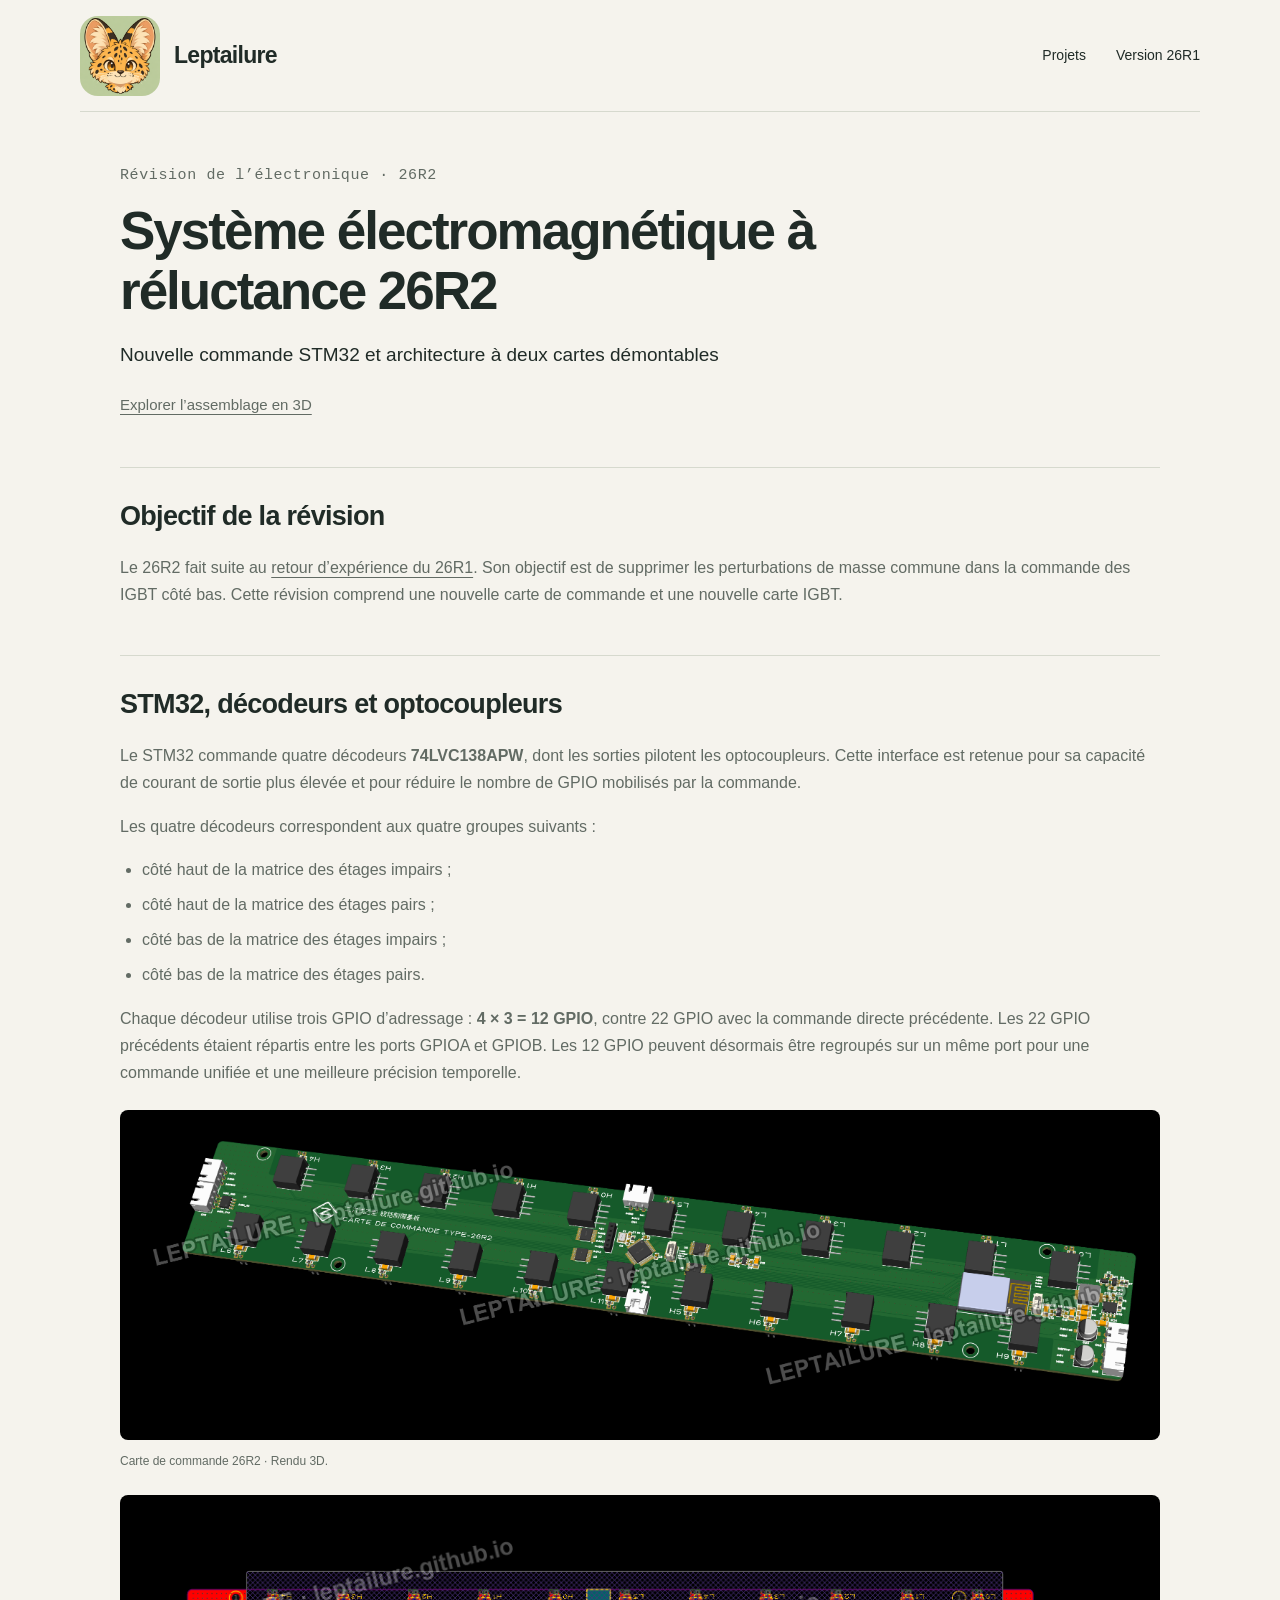
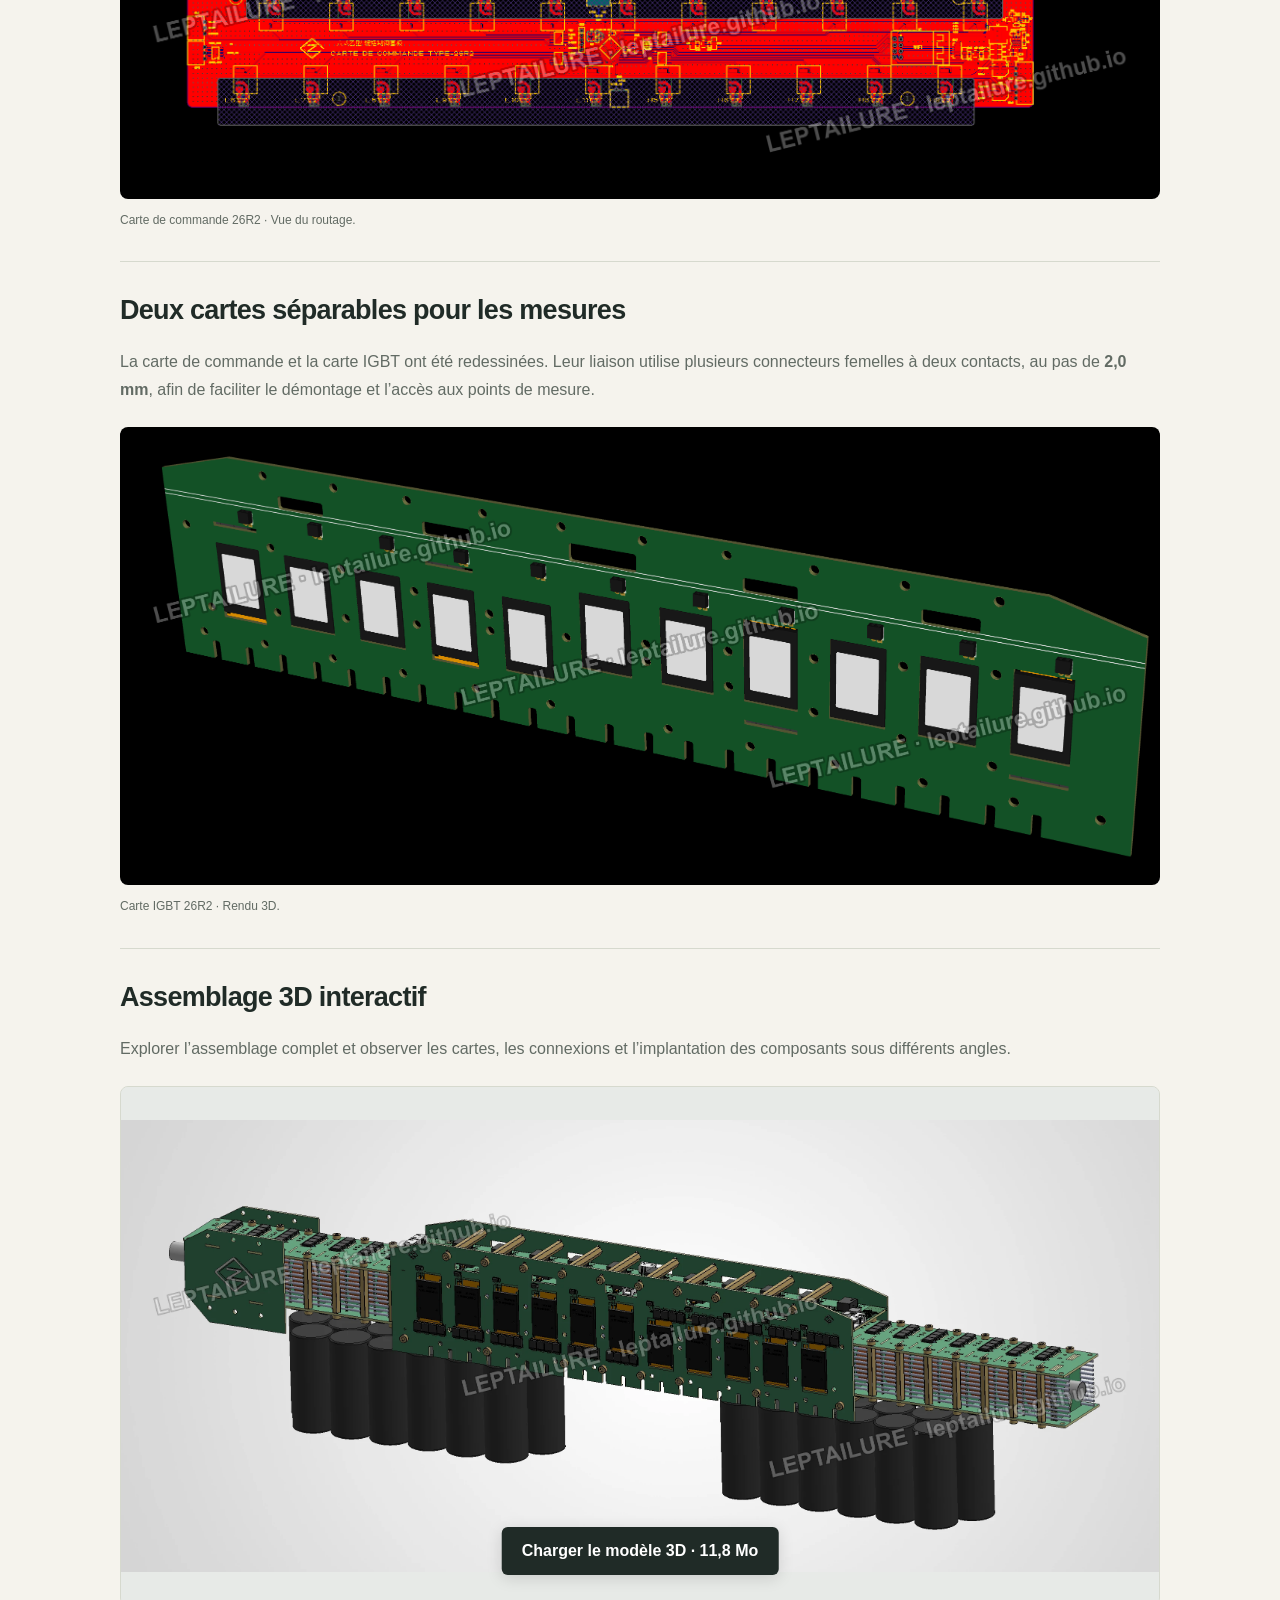
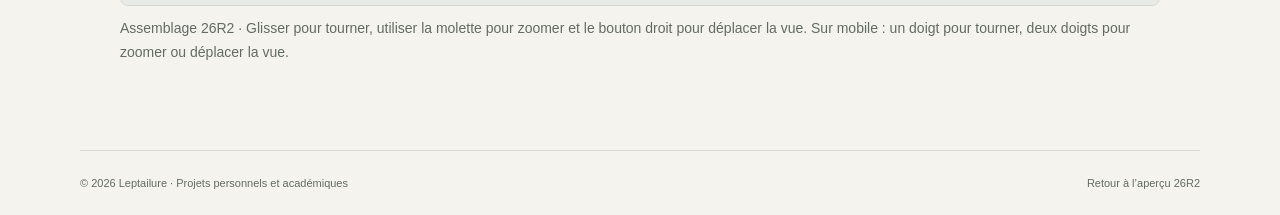
<file: projects/reluctance-26r2.html>
<!doctype html>
<html lang="fr">
<head>
  <meta charset="utf-8">
  <meta name="viewport" content="width=device-width, initial-scale=1">
  <meta name="description" content="26R2 : nouvelle carte de commande STM32, décodeurs 74LVC138APW et carte IGBT démontable.">
  <meta name="theme-color" content="#f5f3ed">
  <title>Système électromagnétique à réluctance 26R2 — Leptailure</title>
  <link rel="icon" href="../favicon.png" type="image/png">
  <link rel="stylesheet" href="../style.css?v=pages-1">
  <link rel="stylesheet" href="assembly-viewer.css?v=26r2-1">
  <script type="module" src="assembly-viewer.js?v=26r2-1"></script>
  <style>
    .project-section > p, .project-section li { font-size:16px; }
    .board-figure { margin:24px 0 0; }
    .board-figure a { display:block; background:#000; border-radius:8px; overflow:hidden; }
    .board-figure img { width:100%; height:auto; }
    .decoder-groups { padding-left:22px; color:var(--muted); }
    .decoder-groups li { margin:8px 0; }
  </style>
</head>
<body>
<a class="skip" href="#contenu">Aller au contenu</a>
<header class="header wrap">
  <a class="wordmark" href="../" aria-label="Leptailure, accueil"><img class="brand-avatar" src="../assets/serval-avatar.png" alt="" width="80" height="80">Leptailure</a>
  <nav aria-label="Navigation principale"><a href="../#reluctance-26r2">Projets</a><a href="reluctance.html">Version 26R1</a></nav>
</header>
<main id="contenu" class="wrap project-page">
  <header class="project-heading">
    <p class="meta">Révision de l’électronique · 26R2</p>
    <h1>Système électromagnétique à réluctance 26R2</h1>
    <p class="lead">Nouvelle commande STM32 et architecture à deux cartes démontables</p>
    <p><a href="#assemblage-26r2">Explorer l’assemblage en 3D</a></p>
  </header>
  <section class="project-section" aria-labelledby="objectif-26r2">
    <h2 id="objectif-26r2">Objectif de la révision</h2>
    <p>Le 26R2 fait suite au <a href="reluctance.html#bilan-26r1">retour d’expérience du 26R1</a>. Son objectif est de supprimer les perturbations de masse commune dans la commande des IGBT côté bas. Cette révision comprend une nouvelle carte de commande et une nouvelle carte IGBT.</p>
  </section>
  <section class="project-section" aria-labelledby="commande-26r2">
    <h2 id="commande-26r2">STM32, décodeurs et optocoupleurs</h2>
    <p>Le STM32 commande quatre décodeurs <strong>74LVC138APW</strong>, dont les sorties pilotent les optocoupleurs. Cette interface est retenue pour sa capacité de courant de sortie plus élevée et pour réduire le nombre de GPIO mobilisés par la commande.</p>
    <p>Les quatre décodeurs correspondent aux quatre groupes suivants :</p>
    <ul class="decoder-groups">
      <li>côté haut de la matrice des étages impairs ;</li>
      <li>côté haut de la matrice des étages pairs ;</li>
      <li>côté bas de la matrice des étages impairs ;</li>
      <li>côté bas de la matrice des étages pairs.</li>
    </ul>
    <p>Chaque décodeur utilise trois GPIO d’adressage : <strong>4 × 3 = 12 GPIO</strong>, contre 22 GPIO avec la commande directe précédente. Les 22 GPIO précédents étaient répartis entre les ports GPIOA et GPIOB. Les 12 GPIO peuvent désormais être regroupés sur un même port pour une commande unifiée et une meilleure précision temporelle.</p>
    <figure class="board-figure">
      <a href="reluctance-media/control-3d-26r2.png?v=wm-transparent-1" aria-label="Agrandir : Rendu 3D de la carte de commande 26R2"><img src="reluctance-media/control-3d-26r2.png?v=wm-transparent-1" alt="Rendu 3D de la carte de commande 26R2" width="2900" height="919" loading="lazy" decoding="async"></a>
      <figcaption>Carte de commande 26R2 · Rendu 3D.</figcaption>
    </figure>
    <figure class="board-figure">
      <a href="reluctance-media/control-routing-26r2.png?v=wm-transparent-1" aria-label="Agrandir : Routage de la carte de commande 26R2"><img src="reluctance-media/control-routing-26r2.png?v=wm-transparent-1" alt="Routage de la carte de commande 26R2" width="2160" height="631" loading="lazy" decoding="async"></a>
      <figcaption>Carte de commande 26R2 · Vue du routage.</figcaption>
    </figure>
  </section>
  <section class="project-section" aria-labelledby="cartes-26r2">
    <h2 id="cartes-26r2">Deux cartes séparables pour les mesures</h2>
    <p>La carte de commande et la carte IGBT ont été redessinées. Leur liaison utilise plusieurs connecteurs femelles à deux contacts, au pas de <strong>2,0 mm</strong>, afin de faciliter le démontage et l’accès aux points de mesure.</p>
    <figure class="board-figure">
      <a href="reluctance-media/igbt-3d-26r2.png?v=wm-transparent-1" aria-label="Agrandir : Rendu 3D de la carte IGBT 26R2"><img src="reluctance-media/igbt-3d-26r2.png?v=wm-transparent-1" alt="Rendu 3D de la carte IGBT 26R2" width="2683" height="1183" loading="lazy" decoding="async"></a>
      <figcaption>Carte IGBT 26R2 · Rendu 3D.</figcaption>
    </figure>
  </section>
  <section class="project-section" aria-labelledby="assemblage-26r2">
    <h2 id="assemblage-26r2">Assemblage 3D interactif</h2>
    <p>Explorer l’assemblage complet et observer les cartes, les connexions et l’implantation des composants sous différents angles.</p>
    <figure class="assembly-figure" data-assembly-viewer>
      <div class="assembly-frame">
        <model-viewer id="assembly-26r2" alt="Assemblage électronique complet du système 26R2 : cartes de commande et IGBT, connexions et condensateurs"
          camera-controls touch-action="pan-y" camera-orbit="25deg 70deg 70%"
          min-camera-orbit="auto 0deg 10%" max-camera-orbit="auto 180deg 400%"
          shadow-intensity="0.7" exposure="0.8" environment-image="neutral"
          interaction-prompt="none" loading="eager" aria-describedby="assembly-help"
          data-src="reluctance-media/assembly-26r2.glb?v=1"></model-viewer>
        <div class="assembly-poster">
          <img src="reluctance-media/assembly-26r2-poster.webp" alt="Vue d’ensemble de l’assemblage 26R2" width="2775" height="1208" loading="lazy" decoding="async">
          <button class="assembly-load" type="button" disabled>Charger le modèle 3D · 11,8 Mo</button>
        </div>
        <canvas class="assembly-watermark" aria-hidden="true"></canvas>
        <div class="assembly-toolbar" role="group" aria-label="Commandes du modèle 3D" hidden>
          <button type="button" data-action="zoom-in" aria-label="Zoom avant">+</button>
          <button type="button" data-action="zoom-out" aria-label="Zoom arrière">−</button>
          <button type="button" data-action="reset">Réinitialiser</button>
          <button type="button" data-action="fullscreen">Plein écran</button>
        </div>
        <p class="assembly-status" role="status" aria-live="polite"></p>
      </div>
      <figcaption id="assembly-help">Assemblage 26R2 · Glisser pour tourner, utiliser la molette pour zoomer et le bouton droit pour déplacer la vue. Sur mobile : un doigt pour tourner, deux doigts pour zoomer ou déplacer la vue.</figcaption>
      <noscript><p>Activer JavaScript pour utiliser la vue 3D interactive.</p></noscript>
    </figure>
  </section>
</main>
<footer class="footer wrap"><span>© 2026 Leptailure · Projets personnels et académiques</span><a href="../#reluctance-26r2">Retour à l’aperçu 26R2</a></footer>
</body>
</html>
</file>
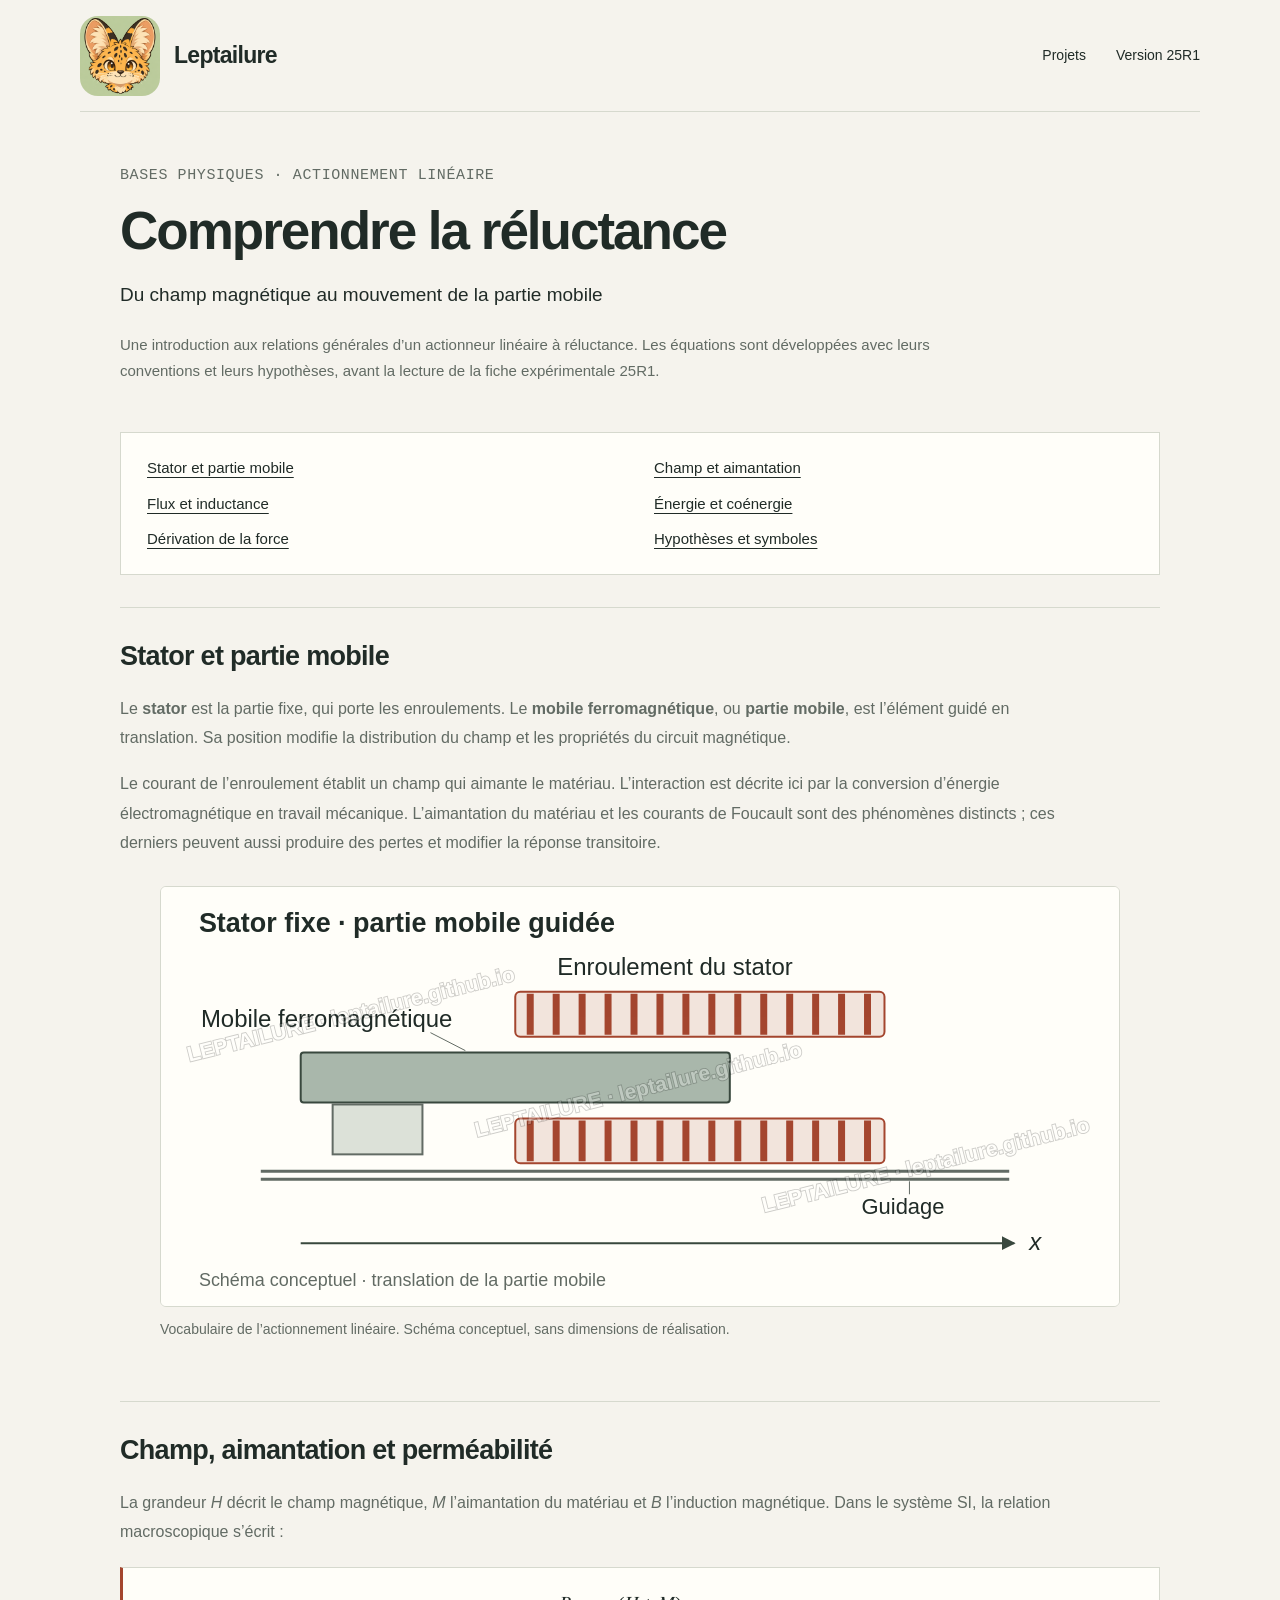
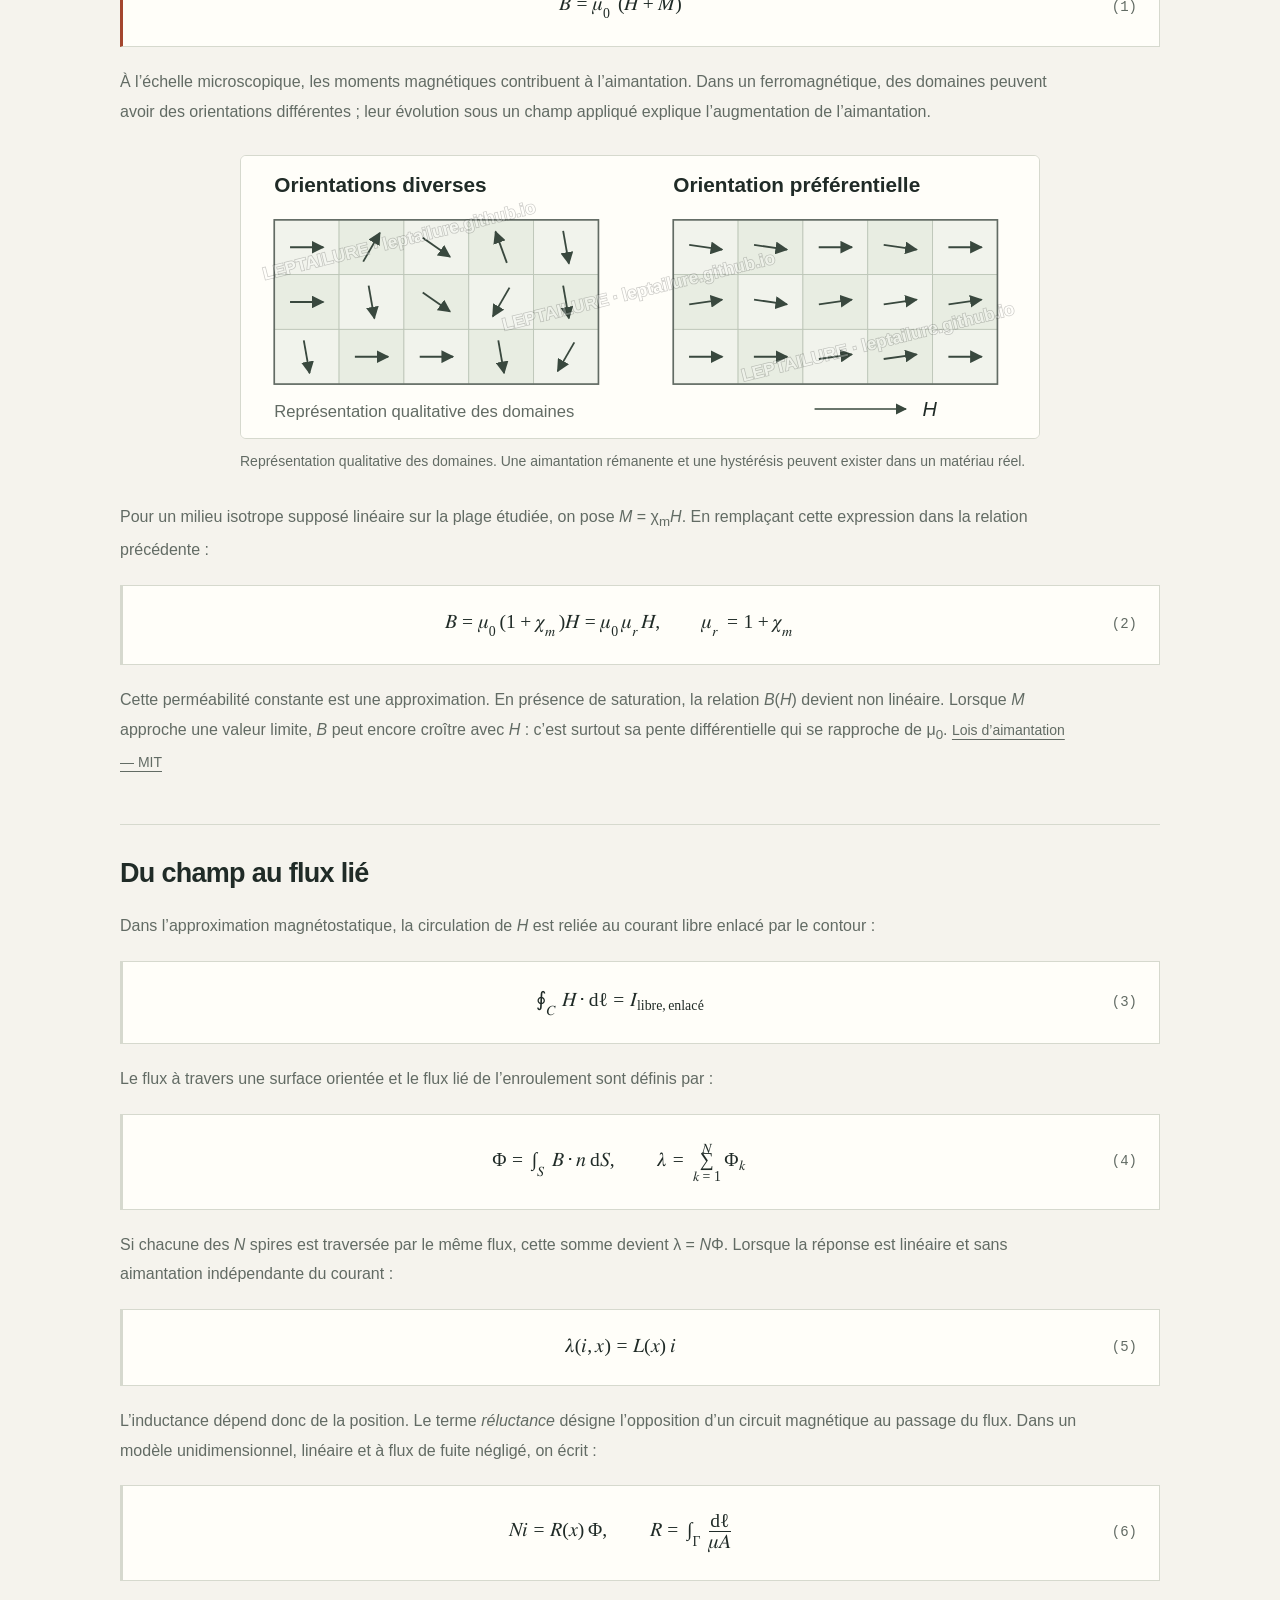
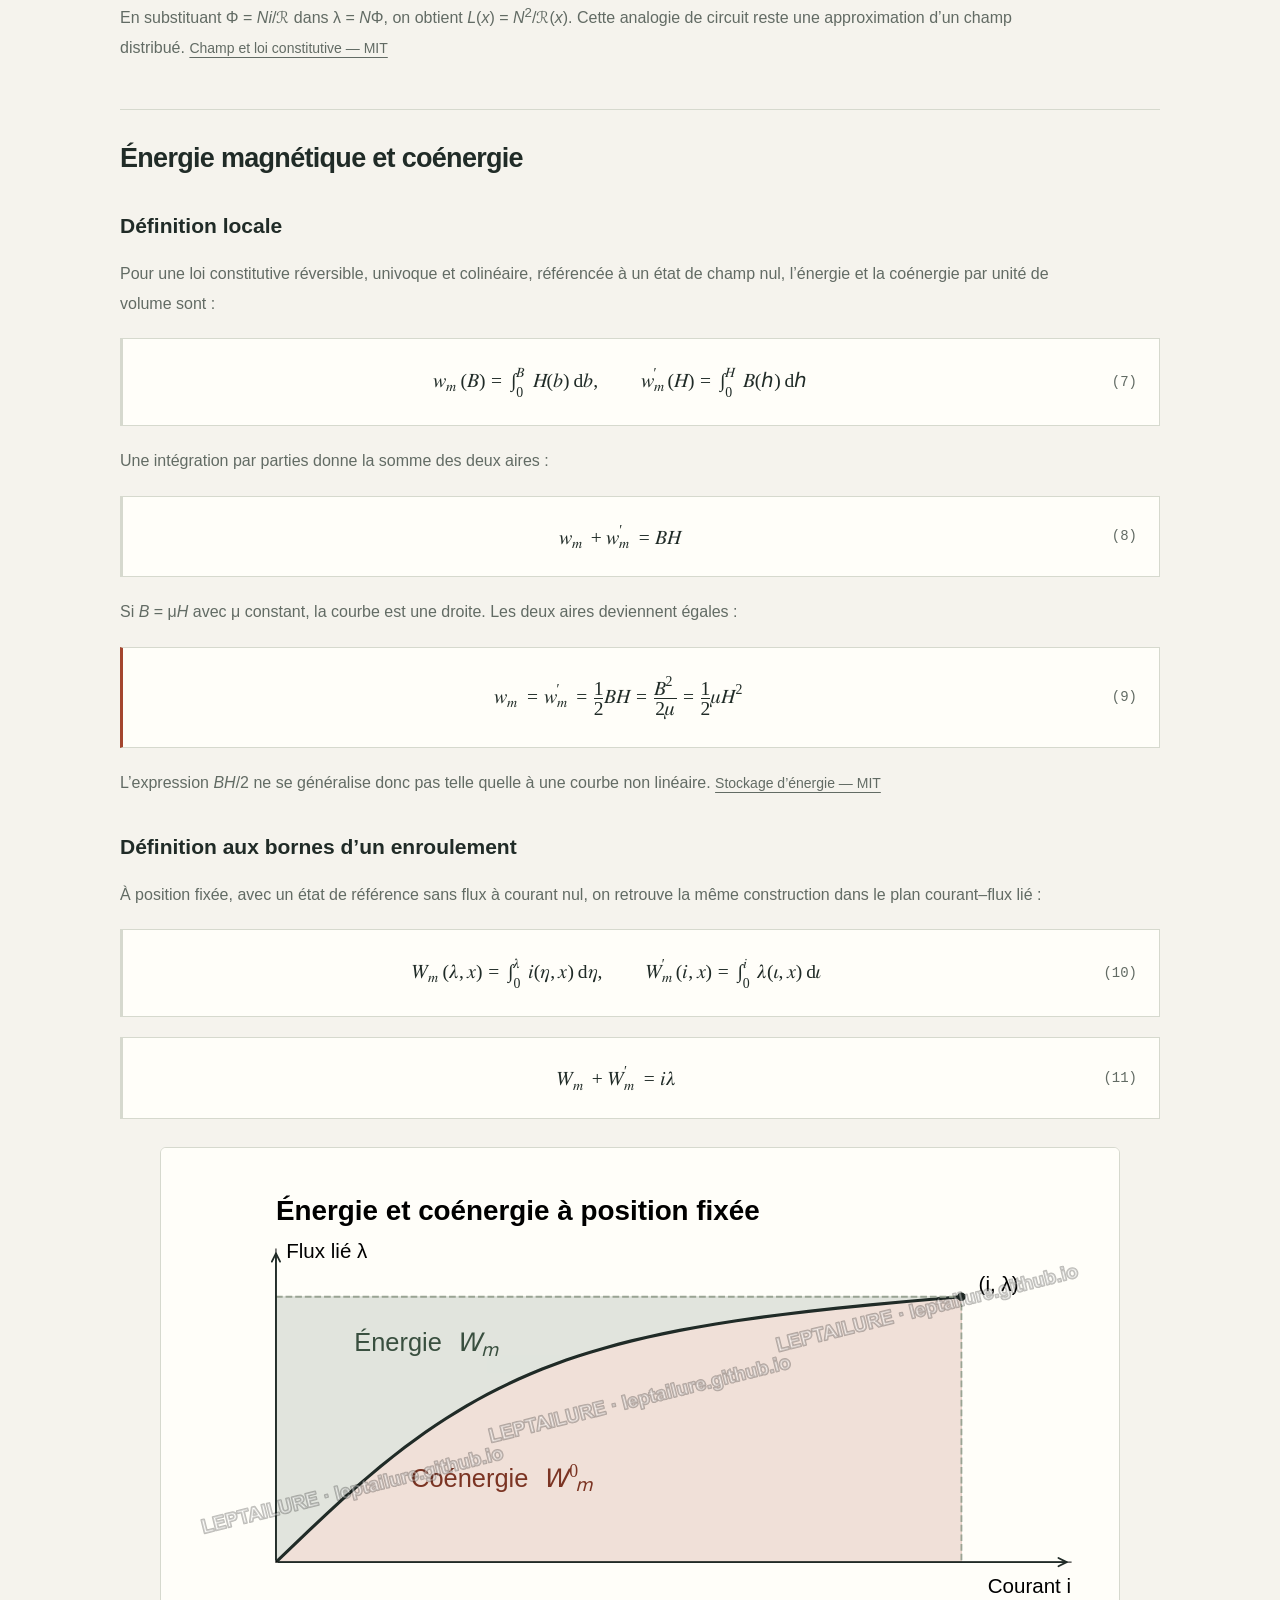
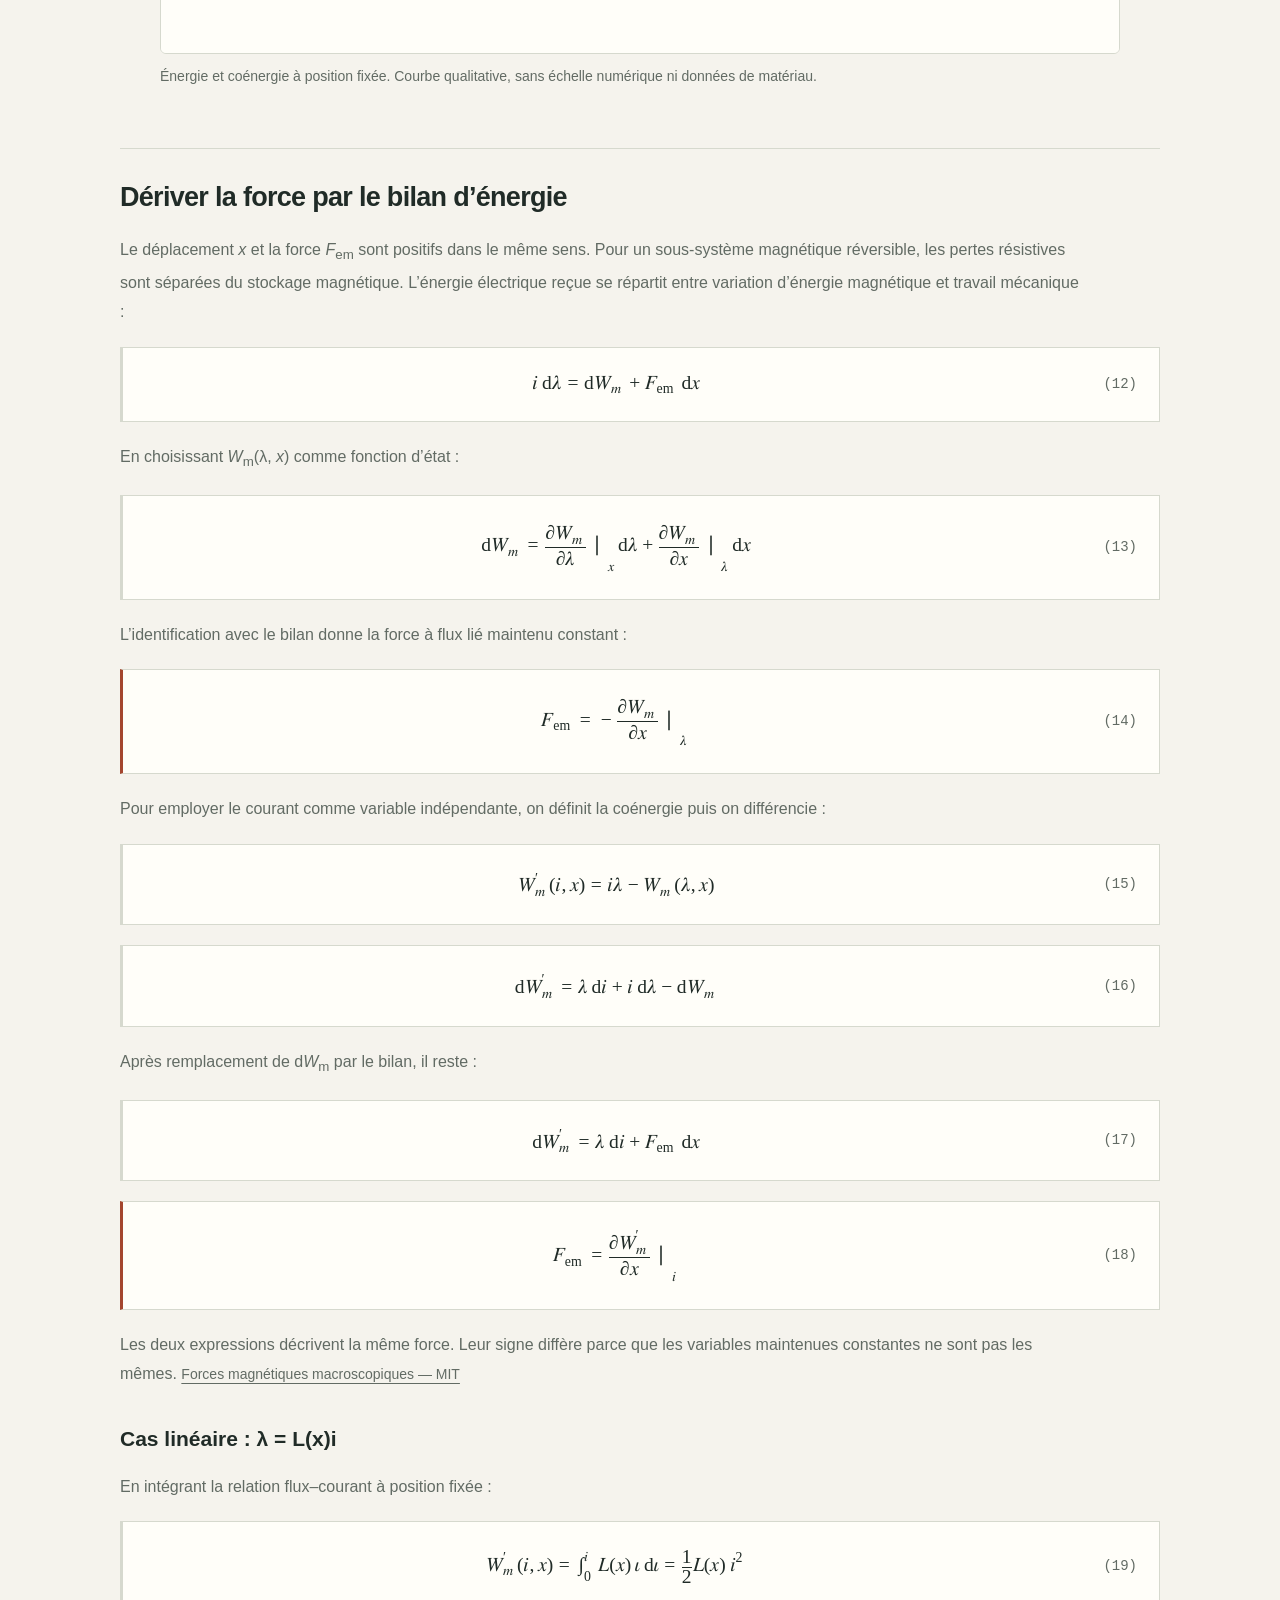
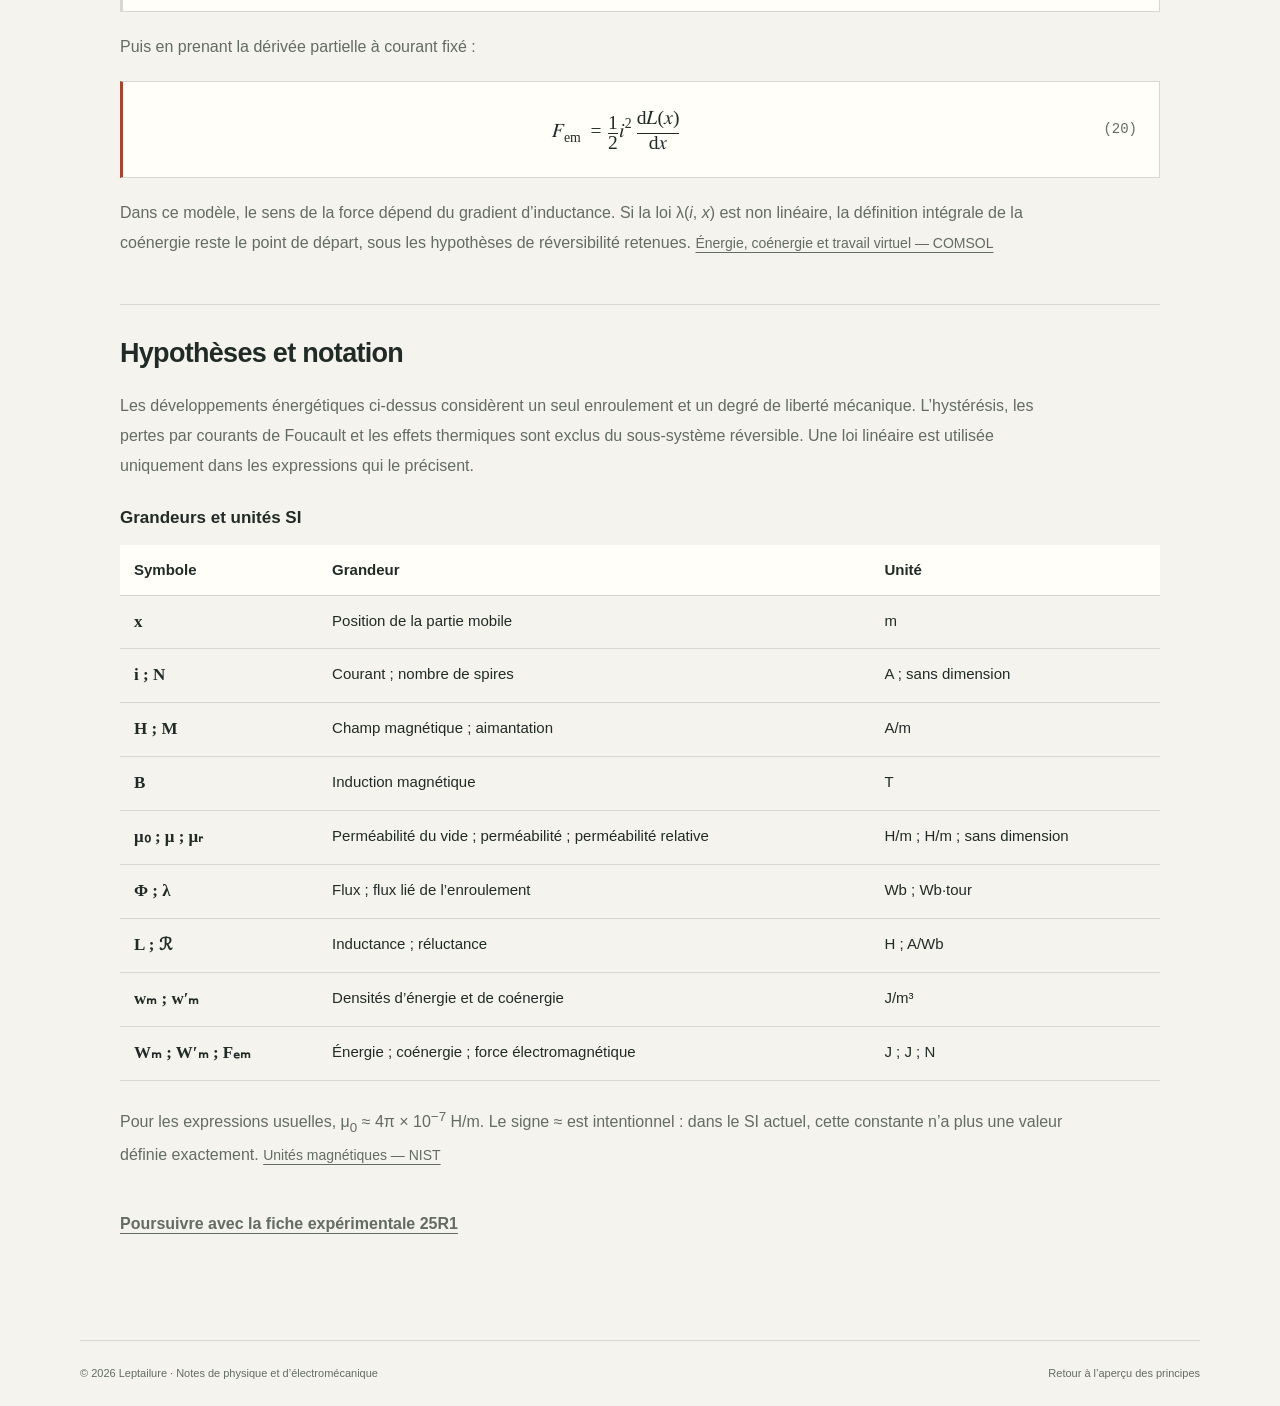
<file: projects/reluctance-principles.html>
<!doctype html>
<html lang="fr">
<head>
  <meta charset="utf-8">
  <meta name="viewport" content="width=device-width, initial-scale=1">
  <meta name="description" content="Principes de l’actionnement linéaire à réluctance : aimantation, flux, énergie magnétique et dérivation de la force par la coénergie.">
  <meta name="theme-color" content="#f5f3ed">
  <title>Principes de l’actionnement linéaire à réluctance — Leptailure</title>
  <link rel="icon" href="../favicon.png" type="image/png">
  <link rel="stylesheet" href="../style.css?v=pages-1">
  <link rel="stylesheet" href="reluctance-principles.css?v=1">
</head>
<body>
<a class="skip" href="#contenu">Aller au contenu</a>
<header class="header wrap">
  <a class="wordmark" href="../" aria-label="Leptailure, accueil"><img class="brand-avatar" src="../assets/serval-avatar.png" alt="" width="80" height="80">Leptailure</a>
  <nav aria-label="Navigation principale"><a href="../#reluctance-principles">Projets</a><a href="reluctance-25r1.html">Version 25R1</a></nav>
</header>
<main id="contenu" class="wrap project-page theory-page">
  <header class="project-heading">
    <p class="meta">BASES PHYSIQUES · ACTIONNEMENT LINÉAIRE</p>
    <h1>Comprendre la réluctance</h1>
    <p class="lead">Du champ magnétique au mouvement de la partie mobile</p>
    <p>Une introduction aux relations générales d’un actionneur linéaire à réluctance. Les équations sont développées avec leurs conventions et leurs hypothèses, avant la lecture de la fiche expérimentale 25R1.</p>
  </header>
  <nav class="theory-toc" aria-label="Sommaire des principes">
    <a href="#vocabulaire">Stator et partie mobile</a><a href="#aimantation">Champ et aimantation</a>
    <a href="#flux">Flux et inductance</a><a href="#energie">Énergie et coénergie</a>
    <a href="#force">Dérivation de la force</a><a href="#hypotheses">Hypothèses et symboles</a>
  </nav>

  <section class="project-section" aria-labelledby="vocabulaire">
    <h2 id="vocabulaire">Stator et partie mobile</h2>
    <p>Le <strong>stator</strong> est la partie fixe, qui porte les enroulements. Le <strong>mobile ferromagnétique</strong>, ou <strong>partie mobile</strong>, est l’élément guidé en translation. Sa position modifie la distribution du champ et les propriétés du circuit magnétique.</p>
    <p>Le courant de l’enroulement établit un champ qui aimante le matériau. L’interaction est décrite ici par la conversion d’énergie électromagnétique en travail mécanique. L’aimantation du matériau et les courants de Foucault sont des phénomènes distincts ; ces derniers peuvent aussi produire des pertes et modifier la réponse transitoire.</p>
    <figure class="theory-figure">
      <img src="reluctance-principles-media/stator-mobile.svg" alt="Schéma conceptuel d’un stator bobiné fixe et d’un mobile ferromagnétique guidé selon l’axe x" width="960" height="420">
      <figcaption>Vocabulaire de l’actionnement linéaire. Schéma conceptuel, sans dimensions de réalisation.</figcaption>
    </figure>
  </section>

  <section class="project-section" aria-labelledby="aimantation">
    <h2 id="aimantation">Champ, aimantation et perméabilité</h2>
    <p>La grandeur <var>H</var> décrit le champ magnétique, <var>M</var> l’aimantation du matériau et <var>B</var> l’induction magnétique. Dans le système SI, la relation macroscopique s’écrit :</p>
    <div class="formula formula-key" id="eq-material"><div class="formula-scroll"><math xmlns="http://www.w3.org/1998/Math/MathML" display="block"><semantics><mrow><mi mathvariant="bold">B</mi><mo>=</mo><msub><mi>μ</mi><mn>0</mn></msub><mtext> ⁣</mtext><mrow><mo fence="true">(</mo><mi mathvariant="bold">H</mi><mo>+</mo><mi mathvariant="bold">M</mi><mo fence="true">)</mo></mrow></mrow><annotation encoding="application/x-tex">\mathbf B=\mu_0\!\left(\mathbf H+\mathbf M\right)</annotation></semantics></math></div><span class="eq-number">(1)</span></div>
    <p>À l’échelle microscopique, les moments magnétiques contribuent à l’aimantation. Dans un ferromagnétique, des domaines peuvent avoir des orientations différentes ; leur évolution sous un champ appliqué explique l’augmentation de l’aimantation.</p>
    <figure class="theory-figure theory-figure--compact">
      <img src="reluctance-principles-media/domains.svg" alt="Comparaison qualitative de domaines magnétiques : orientations diverses à gauche et aimantation préférentielle à droite" width="960" height="340" loading="lazy">
      <figcaption>Représentation qualitative des domaines. Une aimantation rémanente et une hystérésis peuvent exister dans un matériau réel.</figcaption>
    </figure>
    <p>Pour un milieu isotrope supposé linéaire sur la plage étudiée, on pose <var>M</var> = χ<sub>m</sub><var>H</var>. En remplaçant cette expression dans la relation précédente :</p>
    <div class="formula" id="eq-linear-material"><div class="formula-scroll"><math xmlns="http://www.w3.org/1998/Math/MathML" display="block"><semantics><mrow><mi mathvariant="bold">B</mi><mo>=</mo><msub><mi>μ</mi><mn>0</mn></msub><mo stretchy="false">(</mo><mn>1</mn><mo>+</mo><msub><mi>χ</mi><mi>m</mi></msub><mo stretchy="false">)</mo><mi mathvariant="bold">H</mi><mo>=</mo><msub><mi>μ</mi><mn>0</mn></msub><msub><mi>μ</mi><mi>r</mi></msub><mi mathvariant="bold">H</mi><mo separator="true">,</mo><mspace width="2em"/><msub><mi>μ</mi><mi>r</mi></msub><mo>=</mo><mn>1</mn><mo>+</mo><msub><mi>χ</mi><mi>m</mi></msub></mrow><annotation encoding="application/x-tex">\mathbf B=\mu_0(1+\chi_m)\mathbf H=\mu_0\mu_r\mathbf H,\qquad \mu_r=1+\chi_m</annotation></semantics></math></div><span class="eq-number">(2)</span></div>
    <p>Cette perméabilité constante est une approximation. En présence de saturation, la relation <var>B</var>(<var>H</var>) devient non linéaire. Lorsque <var>M</var> approche une valeur limite, <var>B</var> peut encore croître avec <var>H</var> : c’est surtout sa pente différentielle qui se rapproche de μ<sub>0</sub>. <a class="source-link" href="https://web.mit.edu/6.013_book/www/chapter9/9.4.html">Lois d’aimantation — MIT</a></p>
  </section>

  <section class="project-section" aria-labelledby="flux">
    <h2 id="flux">Du champ au flux lié</h2>
    <p>Dans l’approximation magnétostatique, la circulation de <var>H</var> est reliée au courant libre enlacé par le contour :</p>
    <div class="formula" id="eq-ampere"><div class="formula-scroll"><math xmlns="http://www.w3.org/1998/Math/MathML" display="block"><semantics><mrow><msub><mo>∮</mo><mi mathvariant="script">C</mi></msub><mi mathvariant="bold">H</mi><mo>⋅</mo><mi mathvariant="normal">d</mi><mi mathvariant="bold">ℓ</mi><mo>=</mo><msub><mi>I</mi><mrow><mi mathvariant="normal">l</mi><mi mathvariant="normal">i</mi><mi mathvariant="normal">b</mi><mi mathvariant="normal">r</mi><mi mathvariant="normal">e</mi><mo separator="true">,</mo><mi mathvariant="normal">e</mi><mi mathvariant="normal">n</mi><mi mathvariant="normal">l</mi><mi mathvariant="normal">a</mi><mi mathvariant="normal">c</mi><mover accent="true"><mi mathvariant="normal">e</mi><mo>ˊ</mo></mover></mrow></msub></mrow><annotation encoding="application/x-tex">\oint_{\mathcal C}\mathbf H\cdot\mathrm d\boldsymbol\ell=I_{\mathrm{libre,enlac\acute e}}</annotation></semantics></math></div><span class="eq-number">(3)</span></div>
    <p>Le flux à travers une surface orientée et le flux lié de l’enroulement sont définis par :</p>
    <div class="formula" id="eq-flux"><div class="formula-scroll"><math xmlns="http://www.w3.org/1998/Math/MathML" display="block"><semantics><mrow><mi mathvariant="normal">Φ</mi><mo>=</mo><msub><mo>∫</mo><mi>S</mi></msub><mi mathvariant="bold">B</mi><mo>⋅</mo><mi mathvariant="bold">n</mi><mtext> </mtext><mi mathvariant="normal">d</mi><mi>S</mi><mo separator="true">,</mo><mspace width="2em"/><mi>λ</mi><mo>=</mo><munderover><mo>∑</mo><mrow><mi>k</mi><mo>=</mo><mn>1</mn></mrow><mi>N</mi></munderover><msub><mi mathvariant="normal">Φ</mi><mi>k</mi></msub></mrow><annotation encoding="application/x-tex">\Phi=\int_{S}\mathbf B\cdot\mathbf n\,\mathrm dS,\qquad \lambda=\sum_{k=1}^{N}\Phi_k</annotation></semantics></math></div><span class="eq-number">(4)</span></div>
    <p>Si chacune des <var>N</var> spires est traversée par le même flux, cette somme devient λ = <var>N</var>Φ. Lorsque la réponse est linéaire et sans aimantation indépendante du courant :</p>
    <div class="formula" id="eq-inductance"><div class="formula-scroll"><math xmlns="http://www.w3.org/1998/Math/MathML" display="block"><semantics><mrow><mi>λ</mi><mo stretchy="false">(</mo><mi>i</mi><mo separator="true">,</mo><mi>x</mi><mo stretchy="false">)</mo><mo>=</mo><mi>L</mi><mo stretchy="false">(</mo><mi>x</mi><mo stretchy="false">)</mo><mtext> </mtext><mi>i</mi></mrow><annotation encoding="application/x-tex">\lambda(i,x)=L(x)\,i</annotation></semantics></math></div><span class="eq-number">(5)</span></div>
    <p>L’inductance dépend donc de la position. Le terme <em>réluctance</em> désigne l’opposition d’un circuit magnétique au passage du flux. Dans un modèle unidimensionnel, linéaire et à flux de fuite négligé, on écrit :</p>
    <div class="formula" id="eq-reluctance"><div class="formula-scroll"><math xmlns="http://www.w3.org/1998/Math/MathML" display="block"><semantics><mrow><mi>N</mi><mi>i</mi><mo>=</mo><mi mathvariant="script">R</mi><mo stretchy="false">(</mo><mi>x</mi><mo stretchy="false">)</mo><mtext> </mtext><mi mathvariant="normal">Φ</mi><mo separator="true">,</mo><mspace width="2em"/><mi mathvariant="script">R</mi><mo>=</mo><msub><mo>∫</mo><mi mathvariant="normal">Γ</mi></msub><mfrac><mrow><mi mathvariant="normal">d</mi><mi mathvariant="normal">ℓ</mi></mrow><mrow><mi>μ</mi><mi>A</mi></mrow></mfrac></mrow><annotation encoding="application/x-tex">Ni=\mathcal R(x)\,\Phi,\qquad\mathcal R=\int_{\Gamma}\frac{\mathrm d\ell}{\mu A}</annotation></semantics></math></div><span class="eq-number">(6)</span></div>
    <p>En substituant Φ = <var>N</var><var>i</var>/ℛ dans λ = <var>N</var>Φ, on obtient <var>L</var>(<var>x</var>) = <var>N</var><sup>2</sup>/ℛ(<var>x</var>). Cette analogie de circuit reste une approximation d’un champ distribué. <a class="source-link" href="https://web.mit.edu/6.013_book/www/chapter9/9.4.html">Champ et loi constitutive — MIT</a></p>
  </section>

  <section class="project-section" aria-labelledby="energie">
    <h2 id="energie">Énergie magnétique et coénergie</h2>
    <h3>Définition locale</h3>
    <p>Pour une loi constitutive réversible, univoque et colinéaire, référencée à un état de champ nul, l’énergie et la coénergie par unité de volume sont :</p>
    <div class="formula" id="eq-densities"><div class="formula-scroll"><math xmlns="http://www.w3.org/1998/Math/MathML" display="block"><semantics><mrow><msub><mi>w</mi><mi>m</mi></msub><mo stretchy="false">(</mo><mi>B</mi><mo stretchy="false">)</mo><mo>=</mo><msubsup><mo>∫</mo><mn>0</mn><mi>B</mi></msubsup><mi>H</mi><mo stretchy="false">(</mo><mi>b</mi><mo stretchy="false">)</mo><mtext> </mtext><mi mathvariant="normal">d</mi><mi>b</mi><mo separator="true">,</mo><mspace width="2em"/><msubsup><mi>w</mi><mi>m</mi><mo mathvariant="normal" lspace="0em" rspace="0em">′</mo></msubsup><mo stretchy="false">(</mo><mi>H</mi><mo stretchy="false">)</mo><mo>=</mo><msubsup><mo>∫</mo><mn>0</mn><mi>H</mi></msubsup><mi>B</mi><mo stretchy="false">(</mo><mi>h</mi><mo stretchy="false">)</mo><mtext> </mtext><mi mathvariant="normal">d</mi><mi>h</mi></mrow><annotation encoding="application/x-tex">w_m(B)=\int_0^B H(b)\,\mathrm db,\qquad w&#x27;_m(H)=\int_0^H B(h)\,\mathrm dh</annotation></semantics></math></div><span class="eq-number">(7)</span></div>
    <p>Une intégration par parties donne la somme des deux aires :</p>
    <div class="formula" id="eq-density-sum"><div class="formula-scroll"><math xmlns="http://www.w3.org/1998/Math/MathML" display="block"><semantics><mrow><msub><mi>w</mi><mi>m</mi></msub><mo>+</mo><msubsup><mi>w</mi><mi>m</mi><mo mathvariant="normal" lspace="0em" rspace="0em">′</mo></msubsup><mo>=</mo><mi>B</mi><mi>H</mi></mrow><annotation encoding="application/x-tex">w_m+w&#x27;_m=BH</annotation></semantics></math></div><span class="eq-number">(8)</span></div>
    <p>Si <var>B</var> = μ<var>H</var> avec μ constant, la courbe est une droite. Les deux aires deviennent égales :</p>
    <div class="formula formula-key" id="eq-linear-density"><div class="formula-scroll"><math xmlns="http://www.w3.org/1998/Math/MathML" display="block"><semantics><mrow><msub><mi>w</mi><mi>m</mi></msub><mo>=</mo><msubsup><mi>w</mi><mi>m</mi><mo mathvariant="normal" lspace="0em" rspace="0em">′</mo></msubsup><mo>=</mo><mfrac><mn>1</mn><mn>2</mn></mfrac><mi>B</mi><mi>H</mi><mo>=</mo><mfrac><msup><mi>B</mi><mn>2</mn></msup><mrow><mn>2</mn><mi>μ</mi></mrow></mfrac><mo>=</mo><mfrac><mn>1</mn><mn>2</mn></mfrac><mi>μ</mi><msup><mi>H</mi><mn>2</mn></msup></mrow><annotation encoding="application/x-tex">w_m=w&#x27;_m=\frac12 BH=\frac{B^2}{2\mu}=\frac12\mu H^2</annotation></semantics></math></div><span class="eq-number">(9)</span></div>
    <p>L’expression <var>BH</var>/2 ne se généralise donc pas telle quelle à une courbe non linéaire. <a class="source-link" href="https://web.mit.edu/6.013_book/www/chapter11/11.4.html">Stockage d’énergie — MIT</a></p>
    <h3>Définition aux bornes d’un enroulement</h3>
    <p>À position fixée, avec un état de référence sans flux à courant nul, on retrouve la même construction dans le plan courant–flux lié :</p>
    <div class="formula" id="eq-terminal-energies"><div class="formula-scroll"><math xmlns="http://www.w3.org/1998/Math/MathML" display="block"><semantics><mrow><msub><mi>W</mi><mi>m</mi></msub><mo stretchy="false">(</mo><mi>λ</mi><mo separator="true">,</mo><mi>x</mi><mo stretchy="false">)</mo><mo>=</mo><msubsup><mo>∫</mo><mn>0</mn><mi>λ</mi></msubsup><mi>i</mi><mo stretchy="false">(</mo><mi>η</mi><mo separator="true">,</mo><mi>x</mi><mo stretchy="false">)</mo><mtext> </mtext><mi mathvariant="normal">d</mi><mi>η</mi><mo separator="true">,</mo><mspace width="2em"/><msubsup><mi>W</mi><mi>m</mi><mo mathvariant="normal" lspace="0em" rspace="0em">′</mo></msubsup><mo stretchy="false">(</mo><mi>i</mi><mo separator="true">,</mo><mi>x</mi><mo stretchy="false">)</mo><mo>=</mo><msubsup><mo>∫</mo><mn>0</mn><mi>i</mi></msubsup><mi>λ</mi><mo stretchy="false">(</mo><mi>ι</mi><mo separator="true">,</mo><mi>x</mi><mo stretchy="false">)</mo><mtext> </mtext><mi mathvariant="normal">d</mi><mi>ι</mi></mrow><annotation encoding="application/x-tex">W_m(\lambda,x)=\int_0^\lambda i(\eta,x)\,\mathrm d\eta,\qquad W&#x27;_m(i,x)=\int_0^i\lambda(\iota,x)\,\mathrm d\iota</annotation></semantics></math></div><span class="eq-number">(10)</span></div>
    <div class="formula" id="eq-energy-sum"><div class="formula-scroll"><math xmlns="http://www.w3.org/1998/Math/MathML" display="block"><semantics><mrow><msub><mi>W</mi><mi>m</mi></msub><mo>+</mo><msubsup><mi>W</mi><mi>m</mi><mo mathvariant="normal" lspace="0em" rspace="0em">′</mo></msubsup><mo>=</mo><mi>i</mi><mi>λ</mi></mrow><annotation encoding="application/x-tex">W_m+W&#x27;_m=i\lambda</annotation></semantics></math></div><span class="eq-number">(11)</span></div>
    <figure class="theory-figure">
      <img src="reluctance-principles-media/energy-coenergy.svg" alt="Courbe qualitative du flux lié lambda en fonction du courant i ; l’aire sous la courbe représente la coénergie, l’aire complémentaire dans le rectangle représente l’énergie" width="1100" height="580" loading="lazy">
      <figcaption>Énergie et coénergie à position fixée. Courbe qualitative, sans échelle numérique ni données de matériau.</figcaption>
    </figure>
  </section>

  <section class="project-section" aria-labelledby="force">
    <h2 id="force">Dériver la force par le bilan d’énergie</h2>
    <p>Le déplacement <var>x</var> et la force <var>F</var><sub>em</sub> sont positifs dans le même sens. Pour un sous-système magnétique réversible, les pertes résistives sont séparées du stockage magnétique. L’énergie électrique reçue se répartit entre variation d’énergie magnétique et travail mécanique :</p>
    <div class="formula" id="eq-balance"><div class="formula-scroll"><math xmlns="http://www.w3.org/1998/Math/MathML" display="block"><semantics><mrow><mi>i</mi><mtext> </mtext><mi mathvariant="normal">d</mi><mi>λ</mi><mo>=</mo><mi mathvariant="normal">d</mi><msub><mi>W</mi><mi>m</mi></msub><mo>+</mo><msub><mi>F</mi><mrow><mi mathvariant="normal">e</mi><mi mathvariant="normal">m</mi></mrow></msub><mtext> </mtext><mi mathvariant="normal">d</mi><mi>x</mi></mrow><annotation encoding="application/x-tex">i\,\mathrm d\lambda=\mathrm dW_m+F_{\mathrm{em}}\,\mathrm dx</annotation></semantics></math></div><span class="eq-number">(12)</span></div>
    <p>En choisissant <var>W</var><sub>m</sub>(λ, <var>x</var>) comme fonction d’état :</p>
    <div class="formula" id="eq-energy-differential"><div class="formula-scroll"><math xmlns="http://www.w3.org/1998/Math/MathML" display="block"><semantics><mrow><mi mathvariant="normal">d</mi><msub><mi>W</mi><mi>m</mi></msub><mo>=</mo><msub><mrow><mfrac><mrow><mi mathvariant="normal">∂</mi><msub><mi>W</mi><mi>m</mi></msub></mrow><mrow><mi mathvariant="normal">∂</mi><mi>λ</mi></mrow></mfrac><mo fence="true">∣</mo></mrow><mi>x</mi></msub><mi mathvariant="normal">d</mi><mi>λ</mi><mo>+</mo><msub><mrow><mfrac><mrow><mi mathvariant="normal">∂</mi><msub><mi>W</mi><mi>m</mi></msub></mrow><mrow><mi mathvariant="normal">∂</mi><mi>x</mi></mrow></mfrac><mo fence="true">∣</mo></mrow><mi>λ</mi></msub><mi mathvariant="normal">d</mi><mi>x</mi></mrow><annotation encoding="application/x-tex">\mathrm dW_m=\left.\frac{\partial W_m}{\partial\lambda}\right|_x\mathrm d\lambda+\left.\frac{\partial W_m}{\partial x}\right|_{\lambda}\mathrm dx</annotation></semantics></math></div><span class="eq-number">(13)</span></div>
    <p>L’identification avec le bilan donne la force à flux lié maintenu constant :</p>
    <div class="formula formula-key" id="eq-force-flux"><div class="formula-scroll"><math xmlns="http://www.w3.org/1998/Math/MathML" display="block"><semantics><mrow><msub><mi>F</mi><mrow><mi mathvariant="normal">e</mi><mi mathvariant="normal">m</mi></mrow></msub><mo>=</mo><mo>−</mo><msub><mrow><mfrac><mrow><mi mathvariant="normal">∂</mi><msub><mi>W</mi><mi>m</mi></msub></mrow><mrow><mi mathvariant="normal">∂</mi><mi>x</mi></mrow></mfrac><mo fence="true">∣</mo></mrow><mi>λ</mi></msub></mrow><annotation encoding="application/x-tex">F_{\mathrm{em}}=-\left.\frac{\partial W_m}{\partial x}\right|_{\lambda}</annotation></semantics></math></div><span class="eq-number">(14)</span></div>
    <p>Pour employer le courant comme variable indépendante, on définit la coénergie puis on différencie :</p>
    <div class="formula" id="eq-coenergy-definition"><div class="formula-scroll"><math xmlns="http://www.w3.org/1998/Math/MathML" display="block"><semantics><mrow><msubsup><mi>W</mi><mi>m</mi><mo mathvariant="normal" lspace="0em" rspace="0em">′</mo></msubsup><mo stretchy="false">(</mo><mi>i</mi><mo separator="true">,</mo><mi>x</mi><mo stretchy="false">)</mo><mo>=</mo><mi>i</mi><mi>λ</mi><mo>−</mo><msub><mi>W</mi><mi>m</mi></msub><mo stretchy="false">(</mo><mi>λ</mi><mo separator="true">,</mo><mi>x</mi><mo stretchy="false">)</mo></mrow><annotation encoding="application/x-tex">W&#x27;_m(i,x)=i\lambda-W_m(\lambda,x)</annotation></semantics></math></div><span class="eq-number">(15)</span></div>
    <div class="formula" id="eq-coenergy-differential"><div class="formula-scroll"><math xmlns="http://www.w3.org/1998/Math/MathML" display="block"><semantics><mrow><mi mathvariant="normal">d</mi><msubsup><mi>W</mi><mi>m</mi><mo mathvariant="normal" lspace="0em" rspace="0em">′</mo></msubsup><mo>=</mo><mi>λ</mi><mtext> </mtext><mi mathvariant="normal">d</mi><mi>i</mi><mo>+</mo><mi>i</mi><mtext> </mtext><mi mathvariant="normal">d</mi><mi>λ</mi><mo>−</mo><mi mathvariant="normal">d</mi><msub><mi>W</mi><mi>m</mi></msub></mrow><annotation encoding="application/x-tex">\mathrm dW&#x27;_m=\lambda\,\mathrm di+i\,\mathrm d\lambda-\mathrm dW_m</annotation></semantics></math></div><span class="eq-number">(16)</span></div>
    <p>Après remplacement de d<var>W</var><sub>m</sub> par le bilan, il reste :</p>
    <div class="formula" id="eq-coenergy-balance"><div class="formula-scroll"><math xmlns="http://www.w3.org/1998/Math/MathML" display="block"><semantics><mrow><mi mathvariant="normal">d</mi><msubsup><mi>W</mi><mi>m</mi><mo mathvariant="normal" lspace="0em" rspace="0em">′</mo></msubsup><mo>=</mo><mi>λ</mi><mtext> </mtext><mi mathvariant="normal">d</mi><mi>i</mi><mo>+</mo><msub><mi>F</mi><mrow><mi mathvariant="normal">e</mi><mi mathvariant="normal">m</mi></mrow></msub><mtext> </mtext><mi mathvariant="normal">d</mi><mi>x</mi></mrow><annotation encoding="application/x-tex">\mathrm dW&#x27;_m=\lambda\,\mathrm di+F_{\mathrm{em}}\,\mathrm dx</annotation></semantics></math></div><span class="eq-number">(17)</span></div>
    <div class="formula formula-key" id="eq-force-current"><div class="formula-scroll"><math xmlns="http://www.w3.org/1998/Math/MathML" display="block"><semantics><mrow><msub><mi>F</mi><mrow><mi mathvariant="normal">e</mi><mi mathvariant="normal">m</mi></mrow></msub><mo>=</mo><msub><mrow><mfrac><mrow><mi mathvariant="normal">∂</mi><msubsup><mi>W</mi><mi>m</mi><mo mathvariant="normal" lspace="0em" rspace="0em">′</mo></msubsup></mrow><mrow><mi mathvariant="normal">∂</mi><mi>x</mi></mrow></mfrac><mo fence="true">∣</mo></mrow><mi>i</mi></msub></mrow><annotation encoding="application/x-tex">F_{\mathrm{em}}=\left.\frac{\partial W&#x27;_m}{\partial x}\right|_i</annotation></semantics></math></div><span class="eq-number">(18)</span></div>
    <p>Les deux expressions décrivent la même force. Leur signe diffère parce que les variables maintenues constantes ne sont pas les mêmes. <a class="source-link" href="https://web.mit.edu/6.013_book/www/chapter11/11.7.html">Forces magnétiques macroscopiques — MIT</a></p>
    <h3>Cas linéaire : λ = L(x)i</h3>
    <p>En intégrant la relation flux–courant à position fixée :</p>
    <div class="formula" id="eq-linear-coenergy"><div class="formula-scroll"><math xmlns="http://www.w3.org/1998/Math/MathML" display="block"><semantics><mrow><msubsup><mi>W</mi><mi>m</mi><mo mathvariant="normal" lspace="0em" rspace="0em">′</mo></msubsup><mo stretchy="false">(</mo><mi>i</mi><mo separator="true">,</mo><mi>x</mi><mo stretchy="false">)</mo><mo>=</mo><msubsup><mo>∫</mo><mn>0</mn><mi>i</mi></msubsup><mi>L</mi><mo stretchy="false">(</mo><mi>x</mi><mo stretchy="false">)</mo><mtext> </mtext><mi>ι</mi><mtext> </mtext><mi mathvariant="normal">d</mi><mi>ι</mi><mo>=</mo><mfrac><mn>1</mn><mn>2</mn></mfrac><mi>L</mi><mo stretchy="false">(</mo><mi>x</mi><mo stretchy="false">)</mo><mtext> </mtext><msup><mi>i</mi><mn>2</mn></msup></mrow><annotation encoding="application/x-tex">W&#x27;_m(i,x)=\int_0^i L(x)\,\iota\,\mathrm d\iota=\frac12 L(x)\,i^2</annotation></semantics></math></div><span class="eq-number">(19)</span></div>
    <p>Puis en prenant la dérivée partielle à courant fixé :</p>
    <div class="formula formula-key" id="eq-linear-force"><div class="formula-scroll"><math xmlns="http://www.w3.org/1998/Math/MathML" display="block"><semantics><mrow><msub><mi>F</mi><mrow><mi mathvariant="normal">e</mi><mi mathvariant="normal">m</mi></mrow></msub><mo>=</mo><mfrac><mn>1</mn><mn>2</mn></mfrac><msup><mi>i</mi><mn>2</mn></msup><mfrac><mrow><mi mathvariant="normal">d</mi><mi>L</mi><mo stretchy="false">(</mo><mi>x</mi><mo stretchy="false">)</mo></mrow><mrow><mi mathvariant="normal">d</mi><mi>x</mi></mrow></mfrac></mrow><annotation encoding="application/x-tex">F_{\mathrm{em}}=\frac12 i^2\frac{\mathrm dL(x)}{\mathrm dx}</annotation></semantics></math></div><span class="eq-number">(20)</span></div>
    <p>Dans ce modèle, le sens de la force dépend du gradient d’inductance. Si la loi λ(<var>i</var>, <var>x</var>) est non linéaire, la définition intégrale de la coénergie reste le point de départ, sous les hypothèses de réversibilité retenues. <a class="source-link" href="https://doc.comsol.com/6.3/doc/com.comsol.help.acdc/acdc_ug_theory.05.78.html">Énergie, coénergie et travail virtuel — COMSOL</a></p>
  </section>

  <section class="project-section" aria-labelledby="hypotheses">
    <h2 id="hypotheses">Hypothèses et notation</h2>
    <p>Les développements énergétiques ci-dessus considèrent un seul enroulement et un degré de liberté mécanique. L’hystérésis, les pertes par courants de Foucault et les effets thermiques sont exclus du sous-système réversible. Une loi linéaire est utilisée uniquement dans les expressions qui le précisent.</p>
    <div class="theory-table-scroll"><table class="theory-table">
      <caption>Grandeurs et unités SI</caption>
      <thead><tr><th scope="col">Symbole</th><th scope="col">Grandeur</th><th scope="col">Unité</th></tr></thead>
      <tbody>
        <tr><th scope="row">x</th><td>Position de la partie mobile</td><td>m</td></tr>
        <tr><th scope="row">i ; N</th><td>Courant ; nombre de spires</td><td>A ; sans dimension</td></tr>
        <tr><th scope="row">H ; M</th><td>Champ magnétique ; aimantation</td><td>A/m</td></tr>
        <tr><th scope="row">B</th><td>Induction magnétique</td><td>T</td></tr>
        <tr><th scope="row">μ₀ ; μ ; μᵣ</th><td>Perméabilité du vide ; perméabilité ; perméabilité relative</td><td>H/m ; H/m ; sans dimension</td></tr>
        <tr><th scope="row">Φ ; λ</th><td>Flux ; flux lié de l’enroulement</td><td>Wb ; Wb·tour</td></tr>
        <tr><th scope="row">L ; ℛ</th><td>Inductance ; réluctance</td><td>H ; A/Wb</td></tr>
        <tr><th scope="row">wₘ ; w′ₘ</th><td>Densités d’énergie et de coénergie</td><td>J/m³</td></tr>
        <tr><th scope="row">Wₘ ; W′ₘ ; Fₑₘ</th><td>Énergie ; coénergie ; force électromagnétique</td><td>J ; J ; N</td></tr>
      </tbody>
    </table></div>
    <p>Pour les expressions usuelles, μ<sub>0</sub> ≈ 4π × 10<sup>−7</sup> H/m. Le signe ≈ est intentionnel : dans le SI actuel, cette constante n’a plus une valeur définie exactement. <a class="source-link" href="https://www.nist.gov/publications/units-magnetic-quantities">Unités magnétiques — NIST</a></p>
    <p class="theory-next"><a href="reluctance-25r1.html">Poursuivre avec la fiche expérimentale 25R1</a></p>
  </section>
</main>
<footer class="footer wrap"><span>© 2026 Leptailure · Notes de physique et d’électromécanique</span><a href="../#reluctance-principles">Retour à l’aperçu des principes</a></footer>
</body>
</html>
</file>
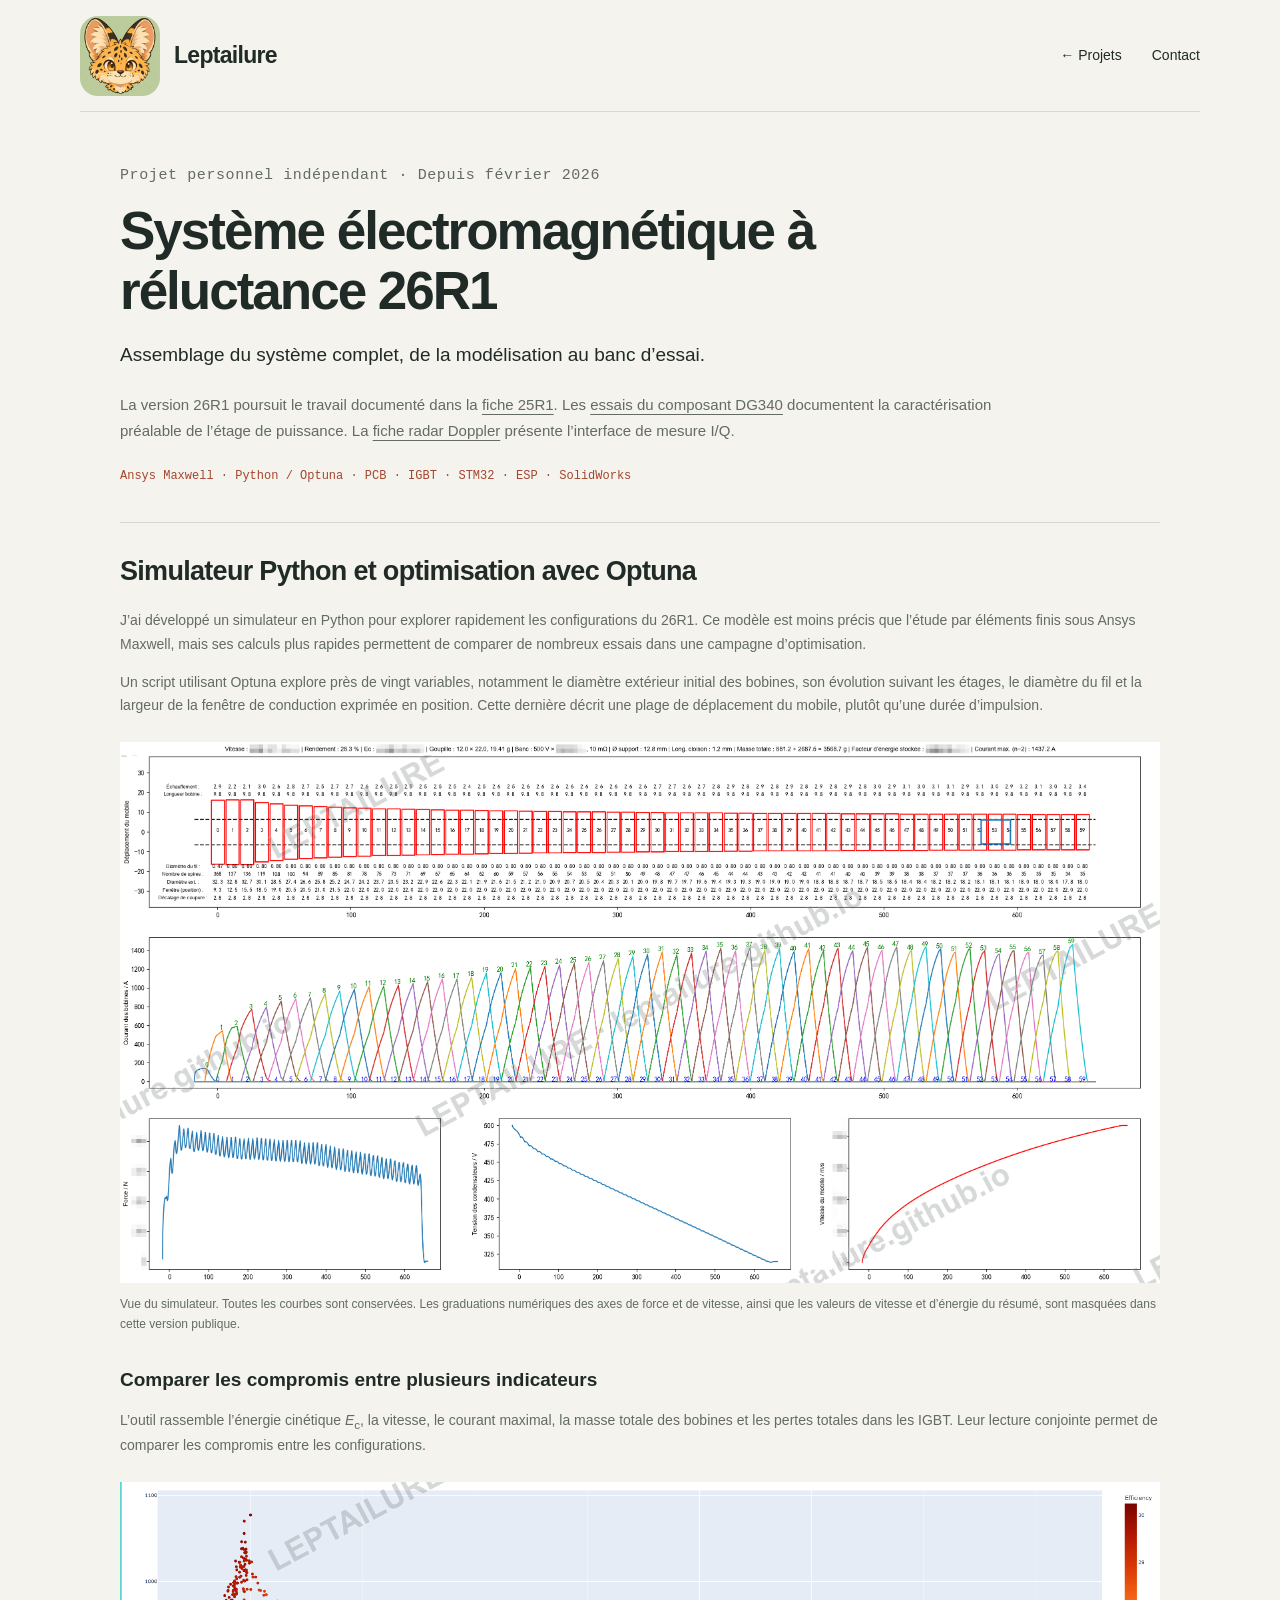
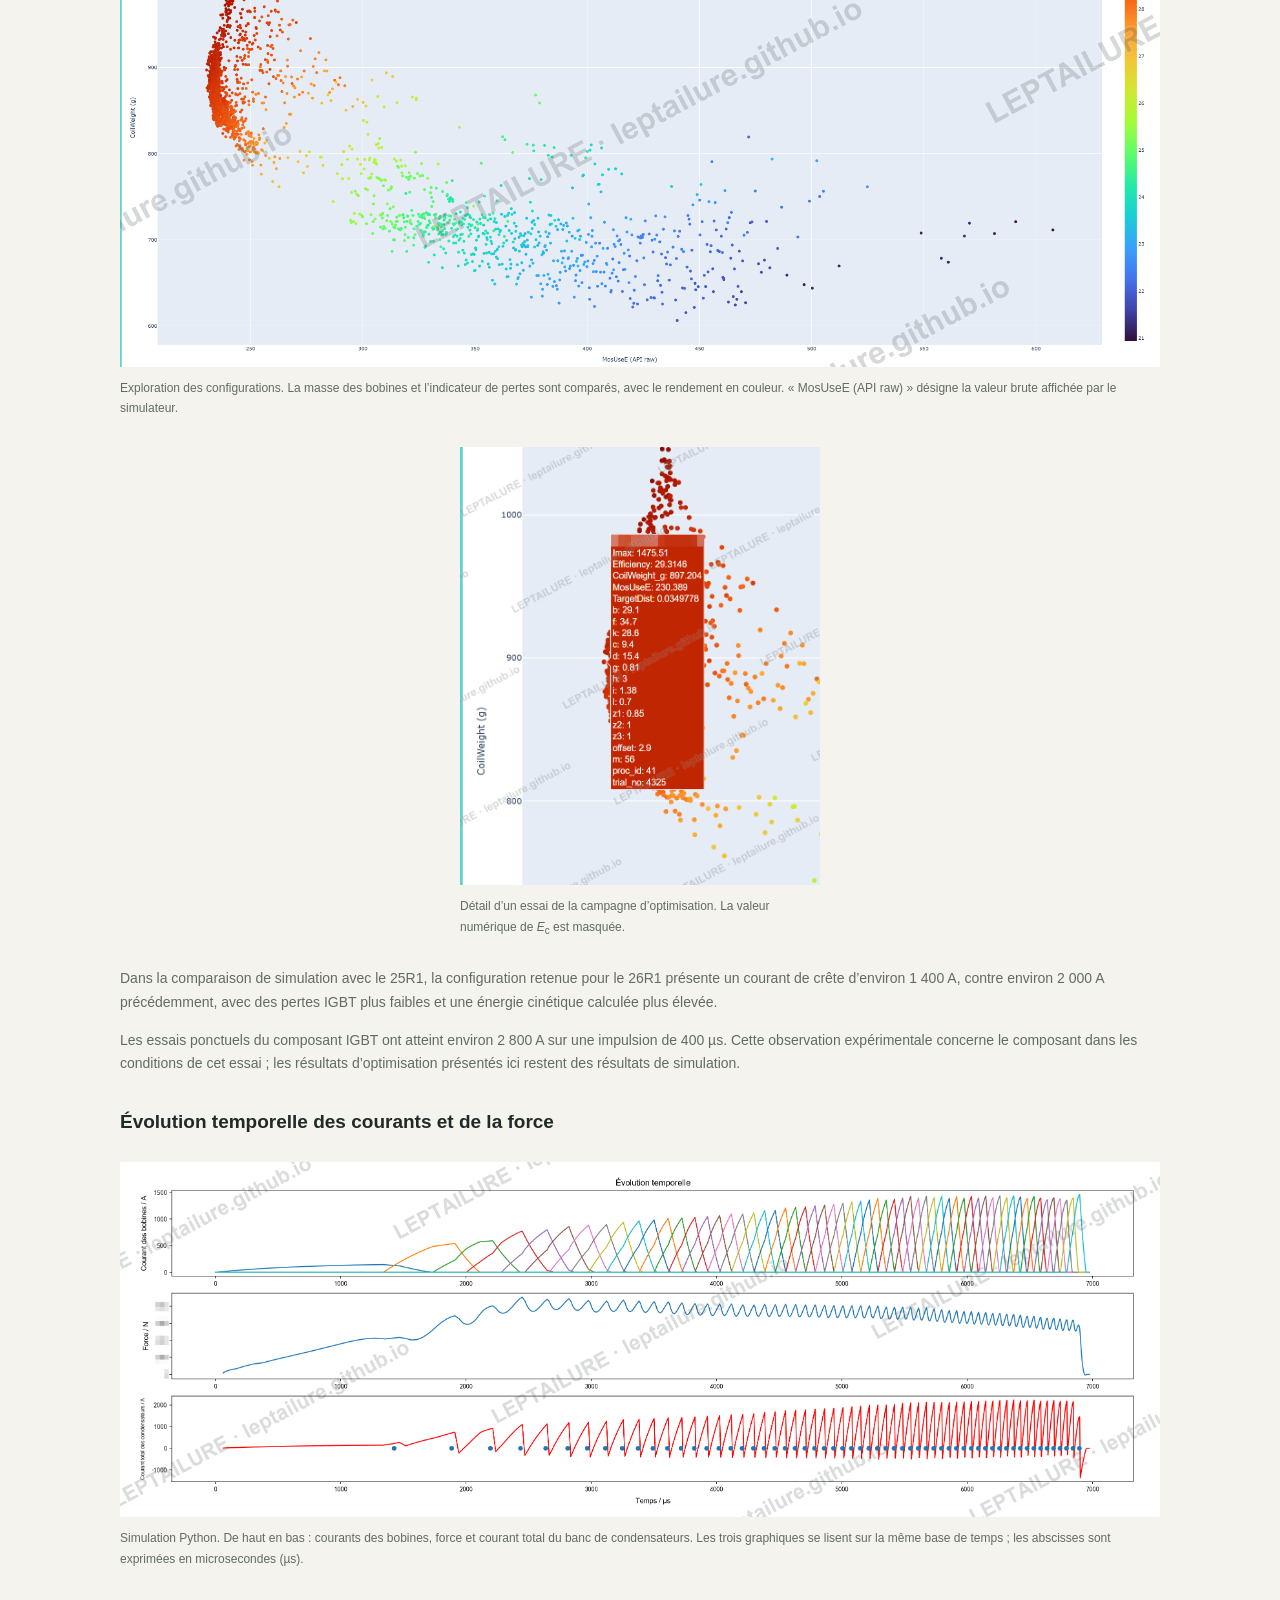
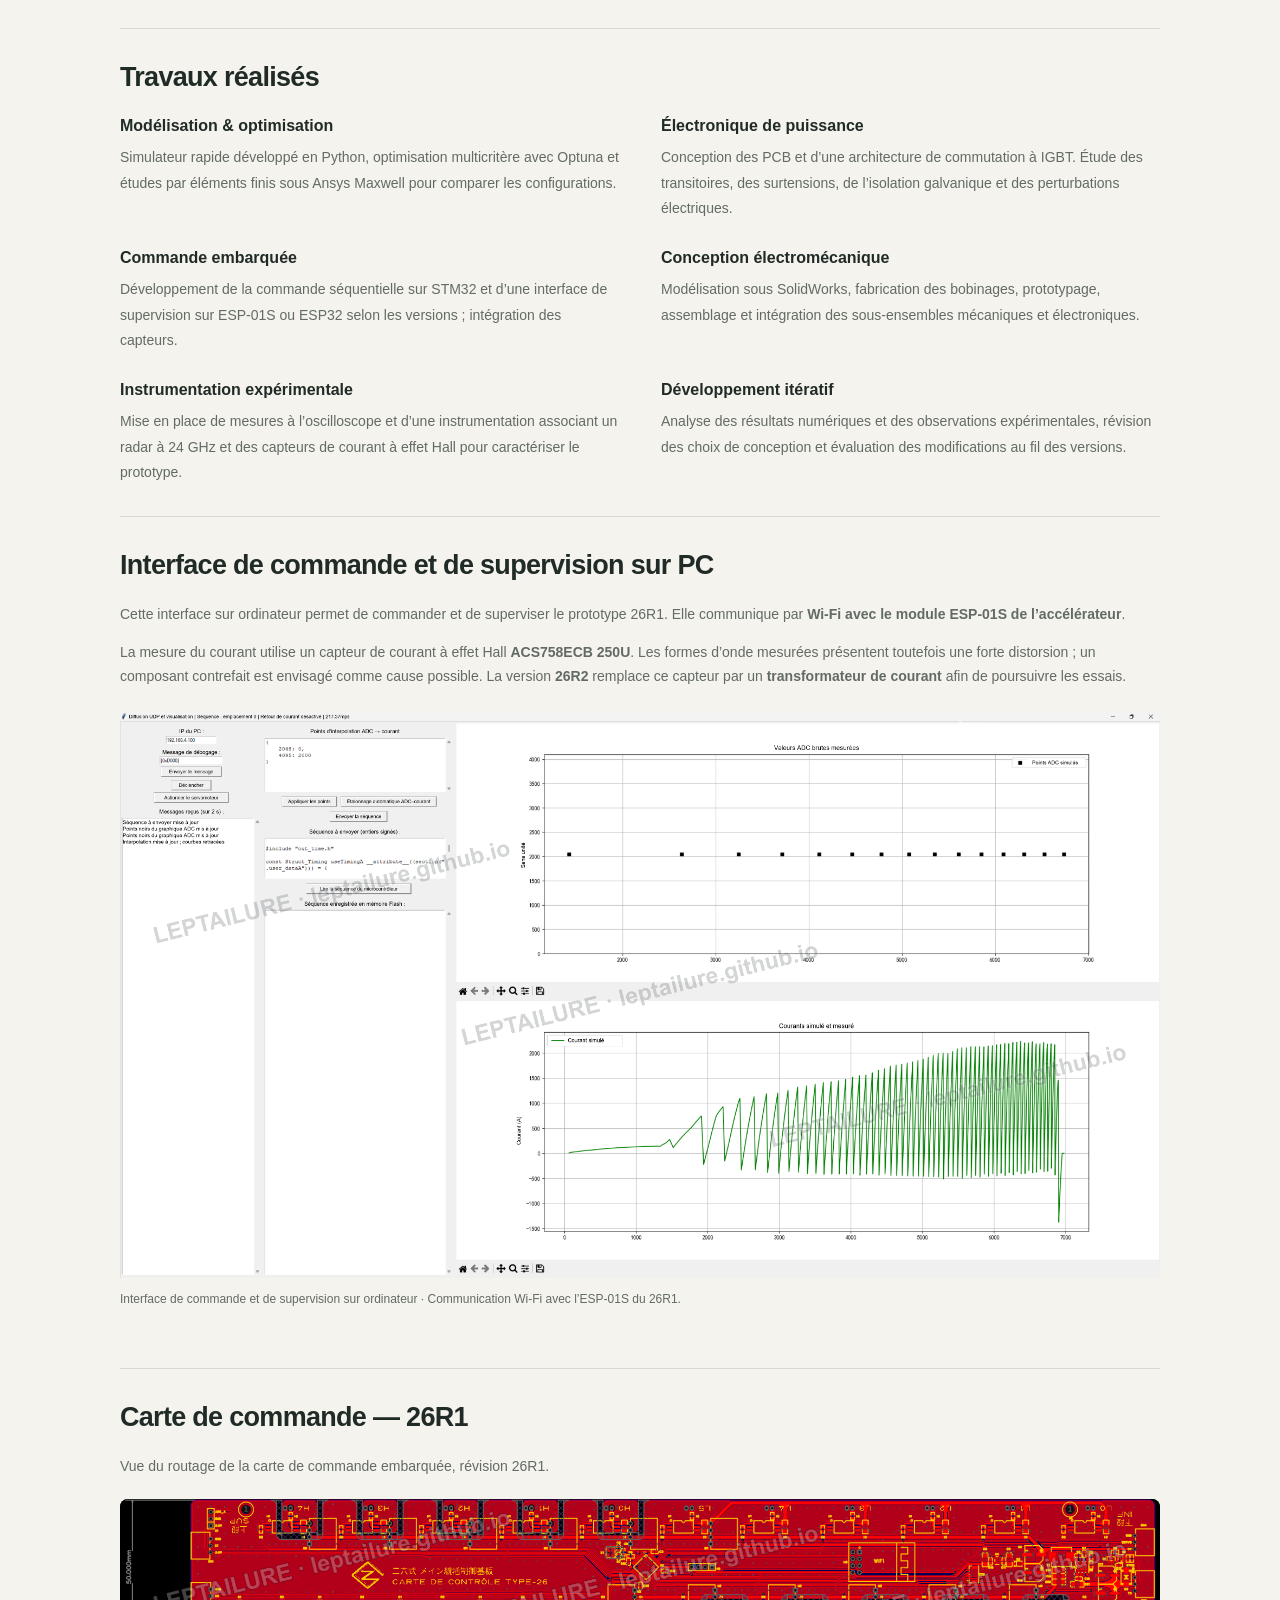
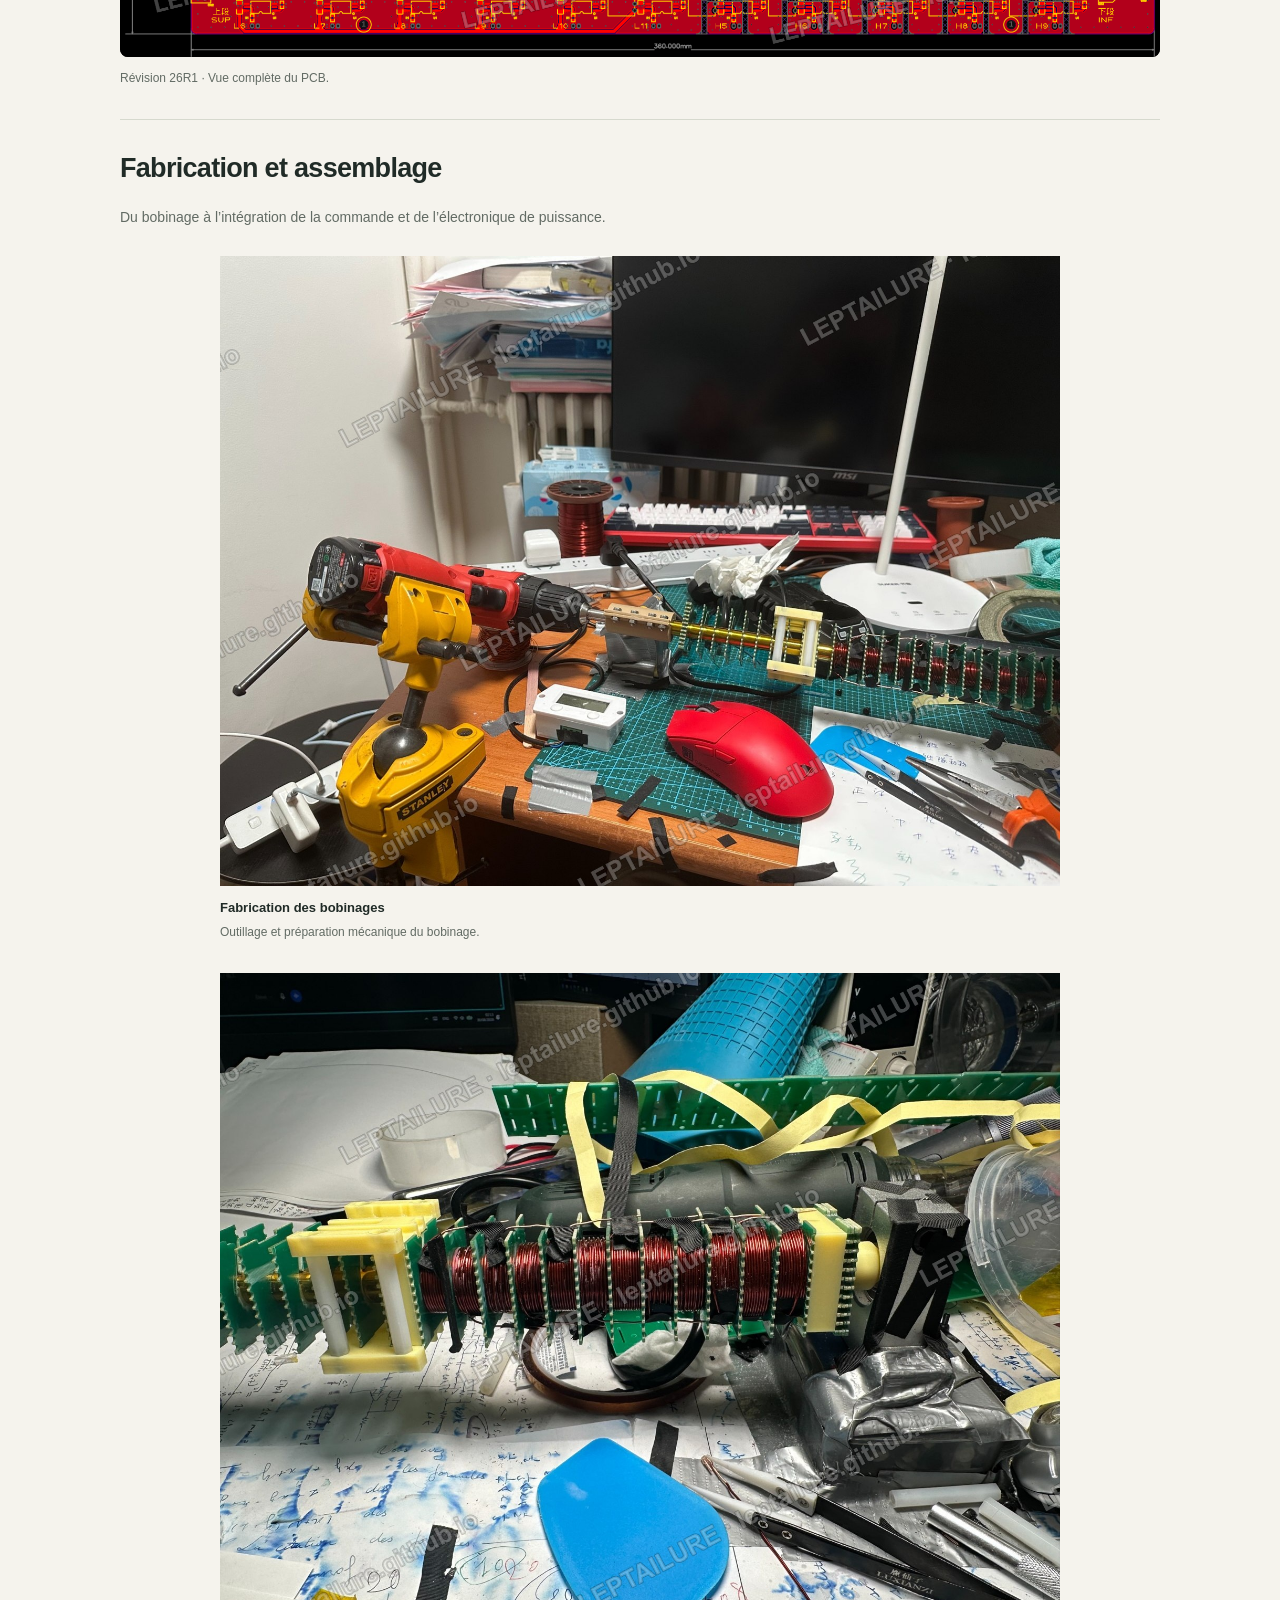
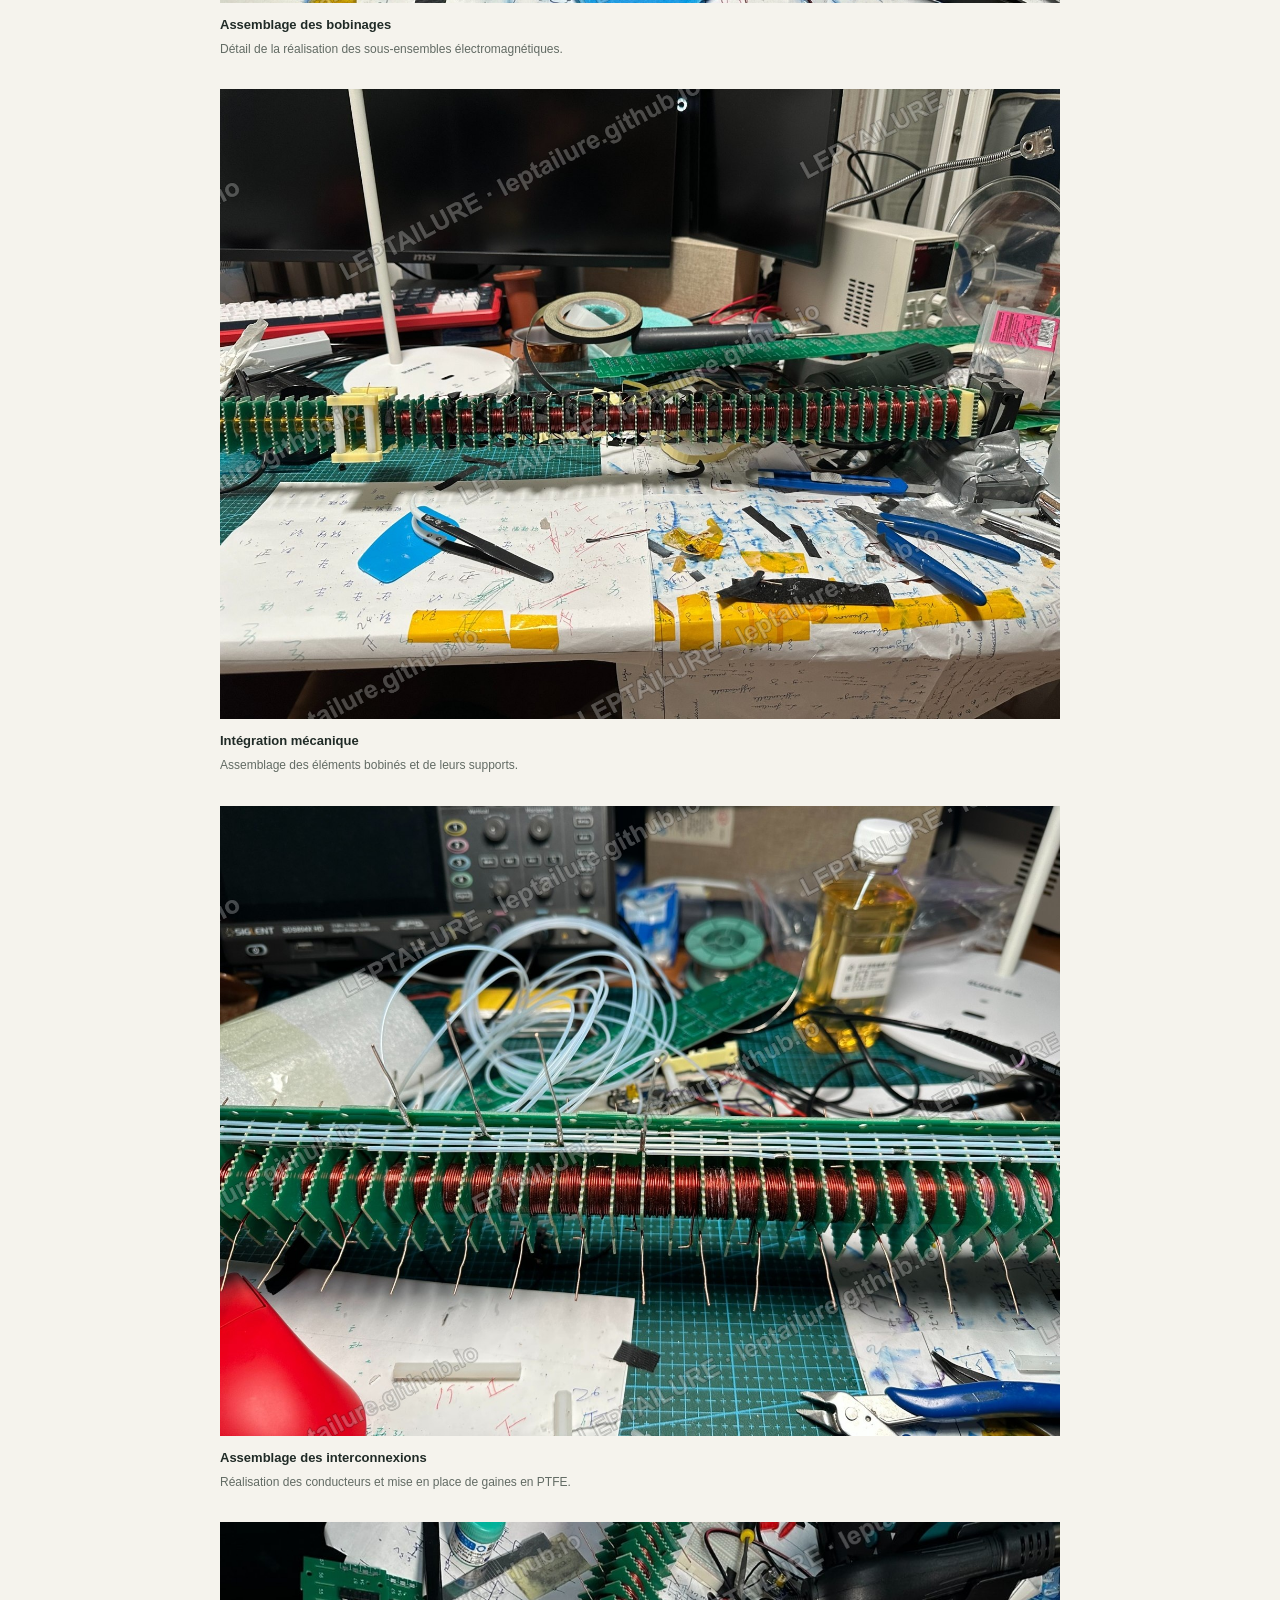
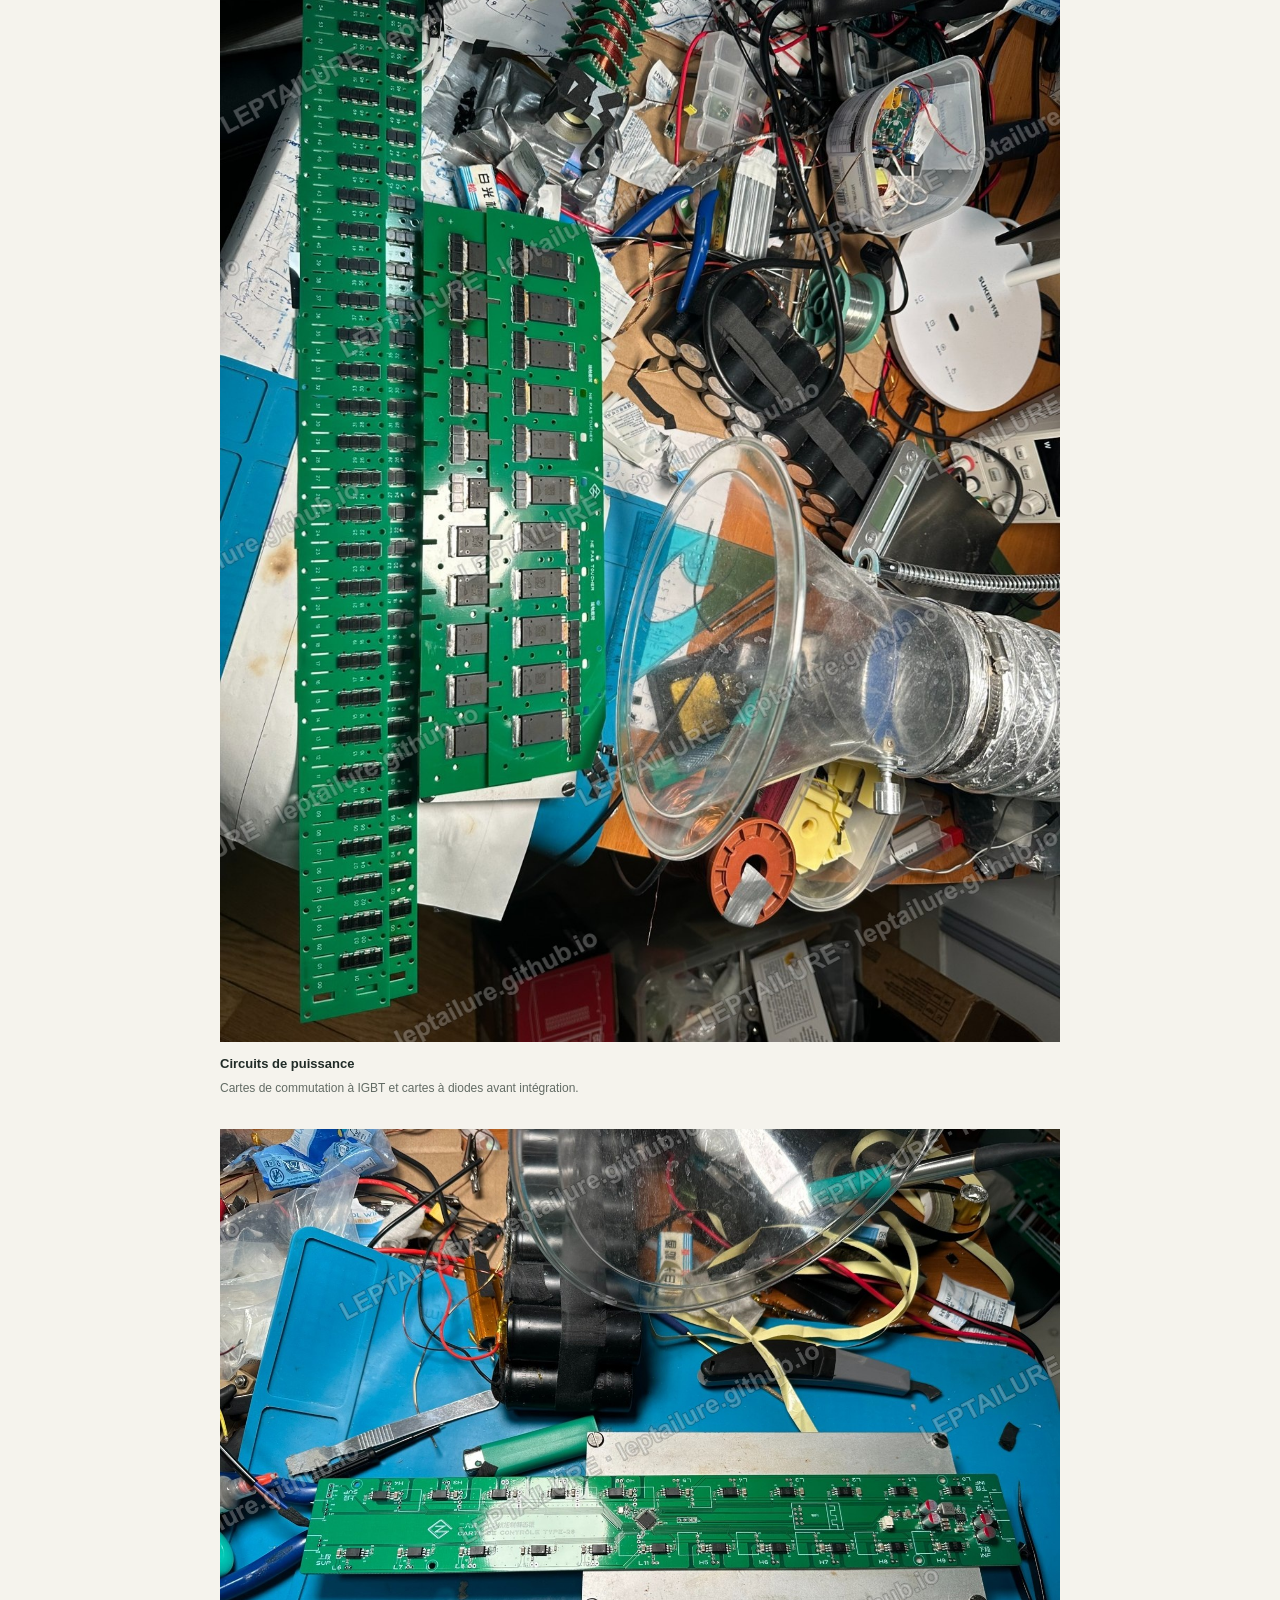
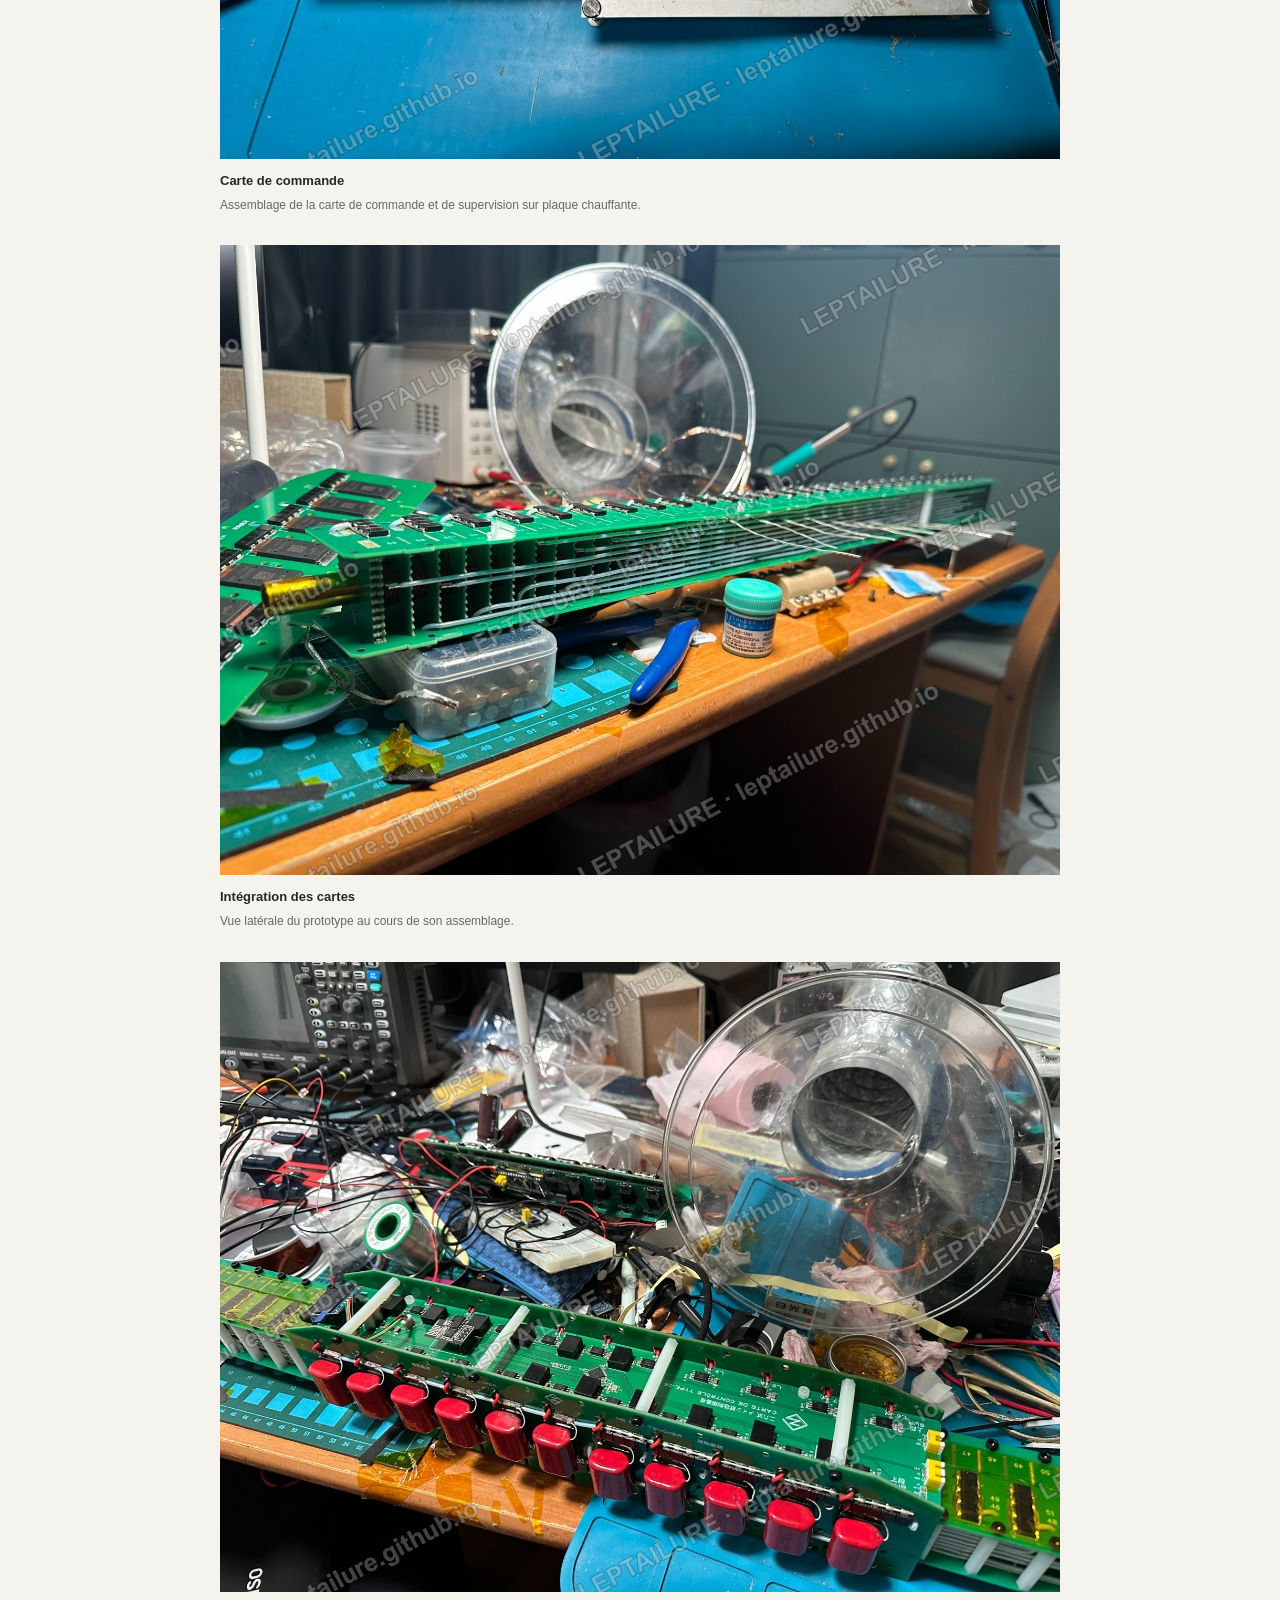
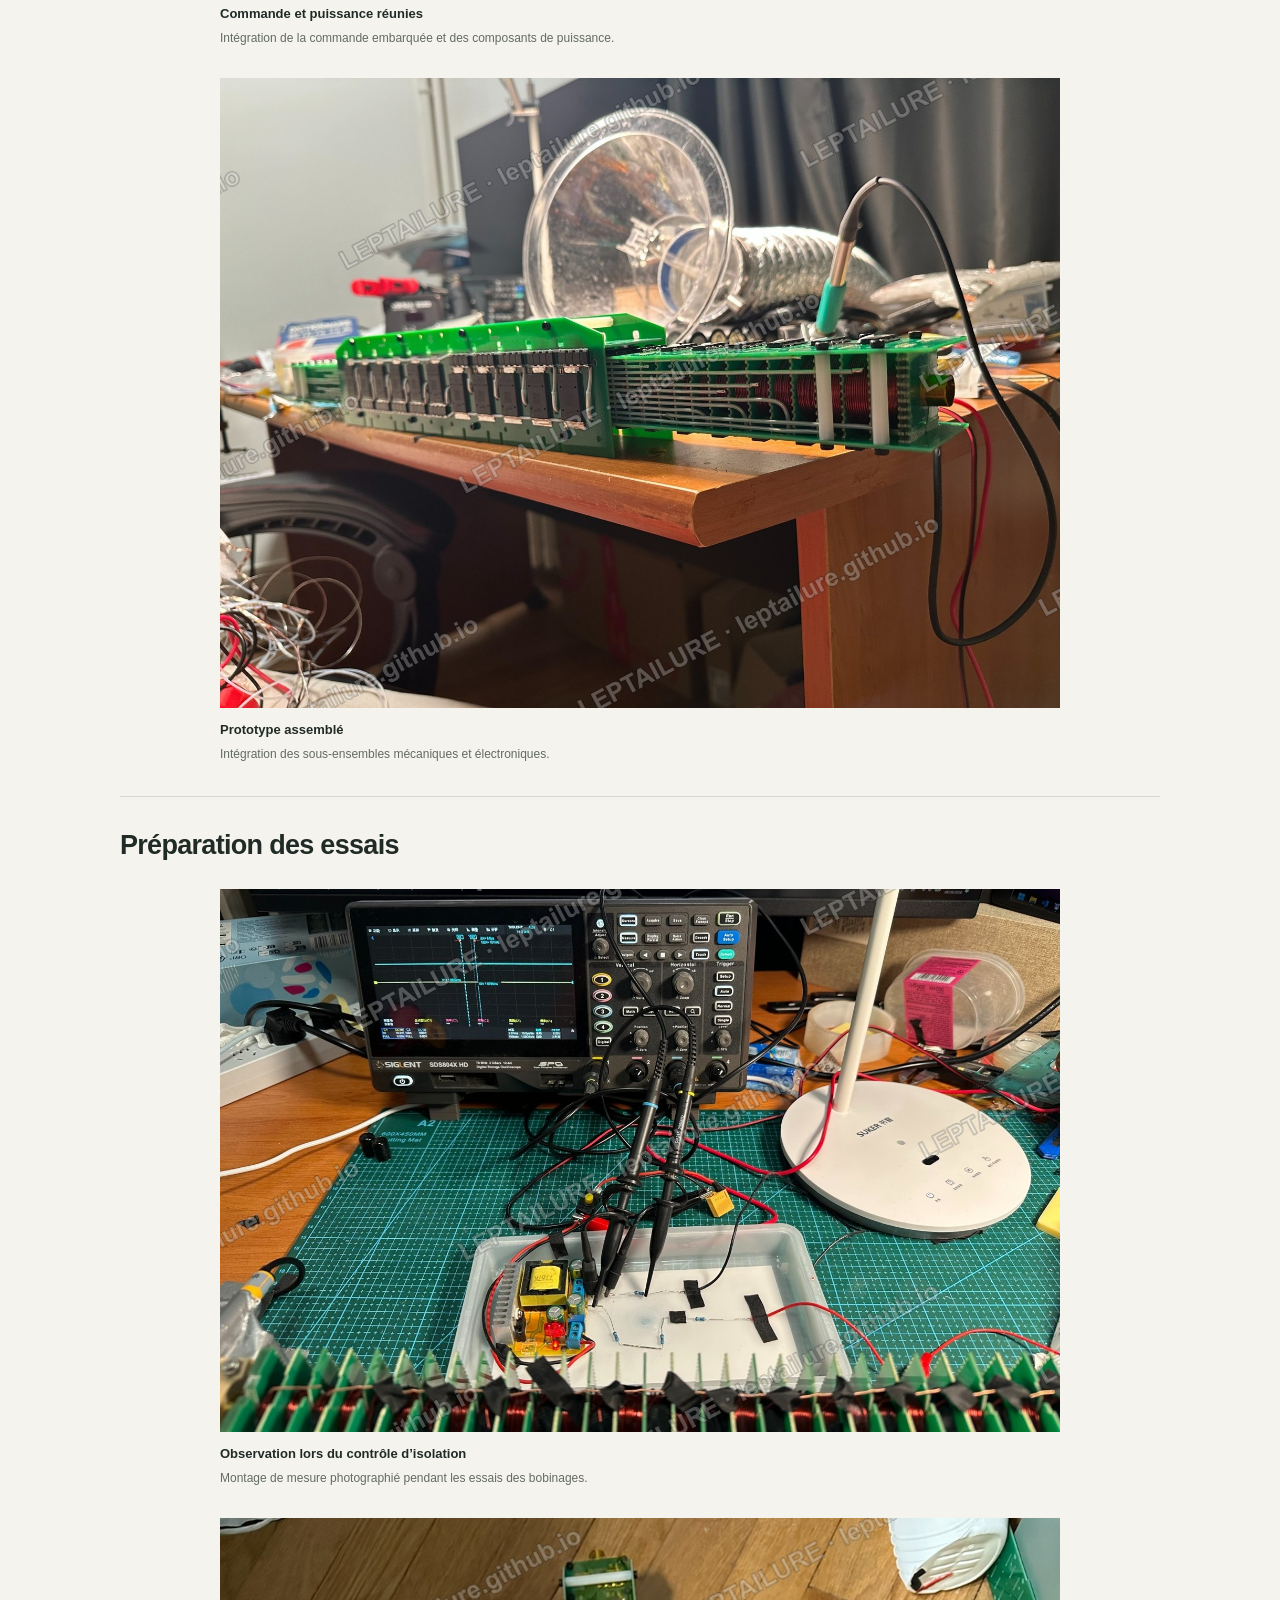
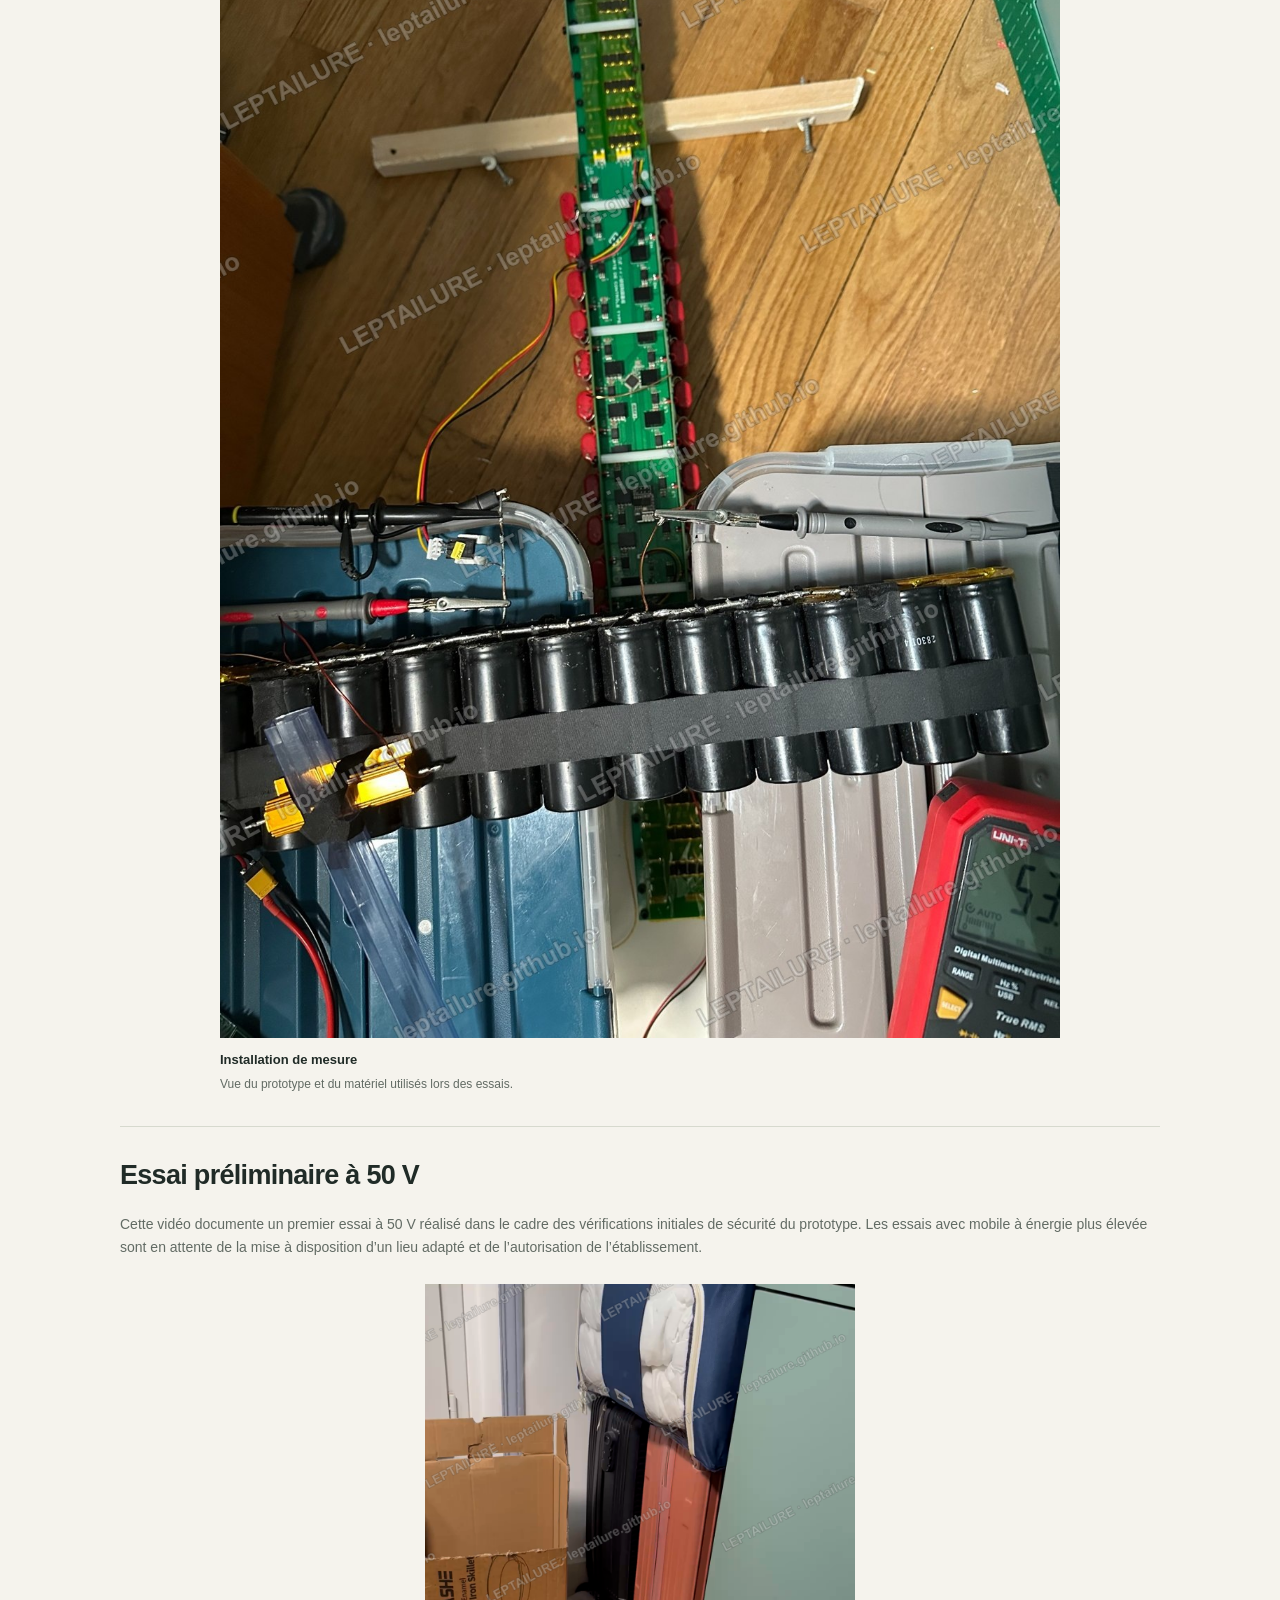
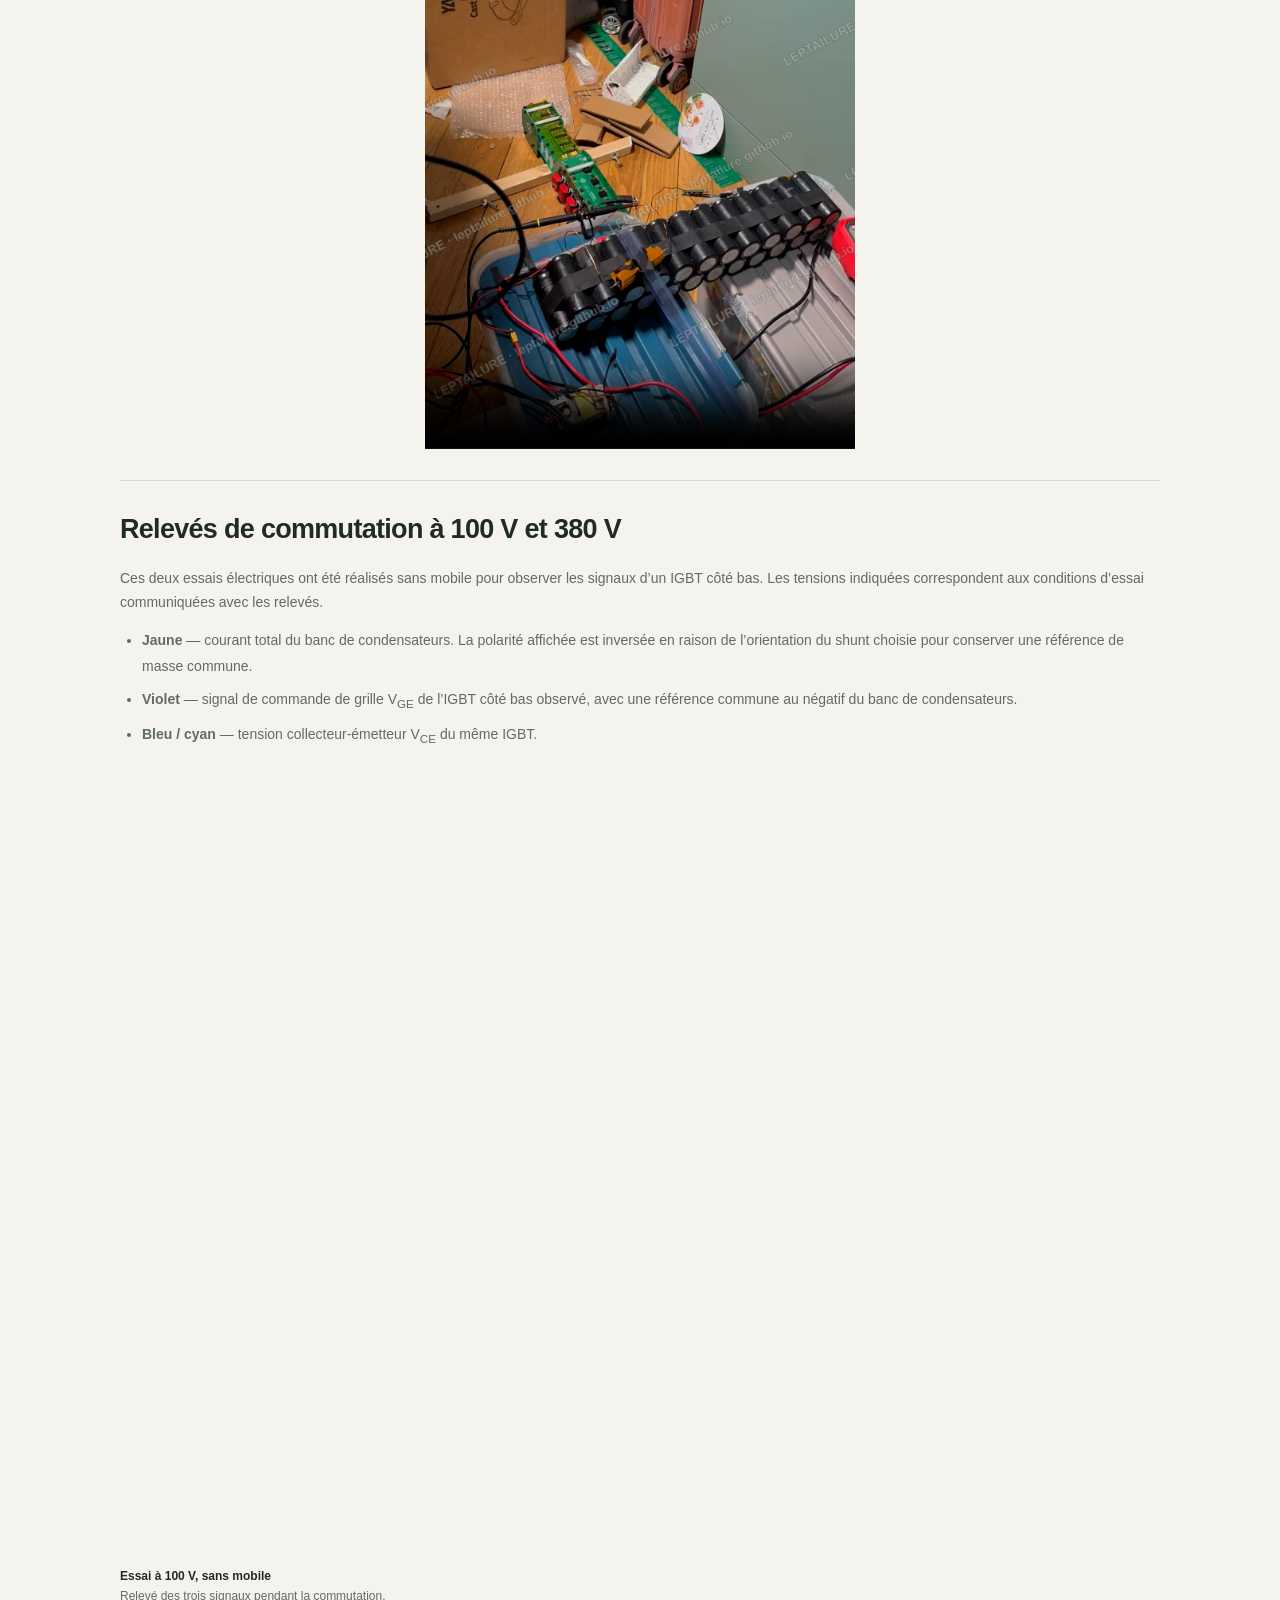
<file: projects/reluctance.html>
<!doctype html>
<html lang="fr">
<head>
  <meta charset="utf-8">
  <meta name="viewport" content="width=device-width, initial-scale=1">
  <meta name="description" content="Système électromagnétique à réluctance 26R1. Modélisation, assemblage du prototype et journal des essais.">
  <meta name="theme-color" content="#f5f3ed">
  <title>Système électromagnétique à réluctance 26R1 — Leptailure</title>
  <link rel="icon" href="../favicon.png" type="image/png">
  <link rel="stylesheet" href="../style.css?v=pages-1">
  <style>
    .project-page .photo-grid { grid-template-columns:minmax(0,1fr); max-width:840px; margin-inline:auto; }
    .project-page .photo-grid img { aspect-ratio:auto; height:auto; max-height:none; }
    .test-video { display:block; width:100%; max-width:430px; height:auto; margin:24px auto 0; background:#111; }
    .waveform-figure { margin:26px 0 0; }
    .waveform-figure img { display:block; width:100%; height:auto; }
    .waveform-figure figcaption strong { display:block; color:var(--ink); }
    .trace-legend { padding-left:22px; color:var(--muted); font-size:14px; line-height:1.8; }
    .trace-legend li + li { margin-top:8px; }
    .python-figure { margin:24px 0 28px; }
    .python-figure a { display:block; }
    .python-figure img { width:100%; height:auto; }
    .python-trial { max-width:360px; margin-inline:auto; }
    #simulation-python > h3 { margin:30px 0 12px; font-size:19px; font-weight:550; }
  </style>
<script src="../visit-config.js" defer></script>
<script src="../visit-tracker.js" defer></script>
</head>
<body>
<a class="skip" href="#contenu">Aller au contenu</a>
<header class="header wrap">
  <a class="wordmark" href="../" aria-label="Leptailure, accueil"><img class="brand-avatar" src="../assets/serval-avatar.png" alt="" width="80" height="80">Leptailure</a>
  <nav aria-label="Navigation principale"><a href="../#projets">← Projets</a><a href="../#contact">Contact</a></nav>
</header>
<main id="contenu" class="wrap project-page">
  <header class="project-heading">
    <p class="meta">Projet personnel indépendant · Depuis février 2026</p>
    <h1>Système électromagnétique à réluctance 26R1</h1>
    <p class="lead">Assemblage du système complet, de la modélisation au banc d’essai.</p>
    <p>La version 26R1 poursuit le travail documenté dans la <a href="reluctance-25r1.html">fiche 25R1</a>. Les <a href="../igbt-dg340/">essais du composant DG340</a> documentent la caractérisation préalable de l’étage de puissance. La <a href="doppler.html">fiche radar Doppler</a> présente l’interface de mesure I/Q.</p>
    <p class="technology-line">Ansys Maxwell · Python / Optuna · PCB · IGBT · STM32 · ESP · SolidWorks</p>
  </header>
  <section id="simulation-python" class="project-section" aria-labelledby="simulation-python-title">
    <h2 id="simulation-python-title">Simulateur Python et optimisation avec Optuna</h2>
    <p>J’ai développé un simulateur en Python pour explorer rapidement les configurations du 26R1. Ce modèle est moins précis que l’étude par éléments finis sous Ansys Maxwell, mais ses calculs plus rapides permettent de comparer de nombreux essais dans une campagne d’optimisation.</p>
    <p>Un script utilisant Optuna explore près de vingt variables, notamment le diamètre extérieur initial des bobines, son évolution suivant les étages, le diamètre du fil et la largeur de la fenêtre de conduction exprimée en position. Cette dernière décrit une plage de déplacement du mobile, plutôt qu’une durée d’impulsion.</p>
    <figure class="python-figure">
      <a href="reluctance-media/python-26r1-overview-public.png?v=python-fr-mosaic-2" aria-label="Agrandir la capture du simulateur Python"><img src="reluctance-media/python-26r1-overview-public.png?v=python-fr-mosaic-2" alt="Interface du simulateur Python avec les courants, la force, la tension des condensateurs et la vitesse ; graduations numériques de force et de vitesse et valeurs d’énergie masquées" width="3123" height="1623" decoding="async"></a>
      <figcaption>Vue du simulateur. Toutes les courbes sont conservées. Les graduations numériques des axes de force et de vitesse, ainsi que les valeurs de vitesse et d’énergie du résumé, sont masquées dans cette version publique.</figcaption>
    </figure>
    <h3>Comparer les compromis entre plusieurs indicateurs</h3>
    <p>L’outil rassemble l’énergie cinétique <var>E</var><sub>c</sub>, la vitesse, le courant maximal, la masse totale des bobines et les pertes totales dans les IGBT. Leur lecture conjointe permet de comparer les compromis entre les configurations.</p>
    <figure class="python-figure">
      <a href="reluctance-media/python-26r1-optimization-public.png?v=python-fr-mosaic-2" aria-label="Agrandir le nuage de points de la campagne Optuna"><img src="reluctance-media/python-26r1-optimization-public.png?v=python-fr-mosaic-2" alt="Nuage de points comparant la masse des bobines et l’indicateur de pertes MosUseE, avec le rendement représenté en couleur" width="3818" height="1780" loading="lazy" decoding="async"></a>
      <figcaption>Exploration des configurations. La masse des bobines et l’indicateur de pertes sont comparés, avec le rendement en couleur. « MosUseE (API raw) » désigne la valeur brute affichée par le simulateur.</figcaption>
    </figure>
    <figure class="python-figure python-trial">
      <a href="reluctance-media/python-26r1-trial-public.png?v=python-fr-mosaic-2" aria-label="Agrandir la fiche d’un essai Optuna"><img src="reluctance-media/python-26r1-trial-public.png?v=python-fr-mosaic-2" alt="Détail d’un essai Optuna avec ses paramètres, le courant maximal, le rendement, la masse des bobines et l’indicateur de pertes ; valeur Ec masquée" width="795" height="968" loading="lazy" decoding="async"></a>
      <figcaption>Détail d’un essai de la campagne d’optimisation. La valeur numérique de <var>E</var><sub>c</sub> est masquée.</figcaption>
    </figure>
    <p>Dans la comparaison de simulation avec le 25R1, la configuration retenue pour le 26R1 présente un courant de crête d’environ 1 400 A, contre environ 2 000 A précédemment, avec des pertes IGBT plus faibles et une énergie cinétique calculée plus élevée.</p>
    <p>Les essais ponctuels du composant IGBT ont atteint environ 2 800 A sur une impulsion de 400 µs. Cette observation expérimentale concerne le composant dans les conditions de cet essai ; les résultats d’optimisation présentés ici restent des résultats de simulation.</p>
    <h3 id="evolution-temporelle">Évolution temporelle des courants et de la force</h3>
    <figure class="python-figure">
      <a href="reluctance-media/python-26r1-time-series-public.png?v=time-fr-original-2" aria-label="Agrandir les courants des bobines, la force et le courant total sur une même base de temps"><img src="reluctance-media/python-26r1-time-series-public.png?v=time-fr-original-2" alt="Trois relevés de simulation superposés : courants individuels des bobines, force avec graduations numériques masquées, puis courant total du banc de condensateurs ; abscisses en microsecondes" width="3219" height="1098" loading="lazy" decoding="async"></a>
      <figcaption>Simulation Python. De haut en bas : courants des bobines, force et courant total du banc de condensateurs. Les trois graphiques se lisent sur la même base de temps ; les abscisses sont exprimées en microsecondes (µs).</figcaption>
    </figure>
  </section>
  <section class="project-section" aria-labelledby="work-title">
    <h2 id="work-title">Travaux réalisés</h2>
    <div class="method-grid">
      <div><h3>Modélisation & optimisation</h3><p>Simulateur rapide développé en Python, optimisation multicritère avec Optuna et études par éléments finis sous Ansys Maxwell pour comparer les configurations.</p></div>
      <div><h3>Électronique de puissance</h3><p>Conception des PCB et d’une architecture de commutation à IGBT. Étude des transitoires, des surtensions, de l’isolation galvanique et des perturbations électriques.</p></div>
      <div><h3>Commande embarquée</h3><p>Développement de la commande séquentielle sur STM32 et d’une interface de supervision sur ESP-01S ou ESP32 selon les versions ; intégration des capteurs.</p></div>
      <div><h3>Conception électromécanique</h3><p>Modélisation sous SolidWorks, fabrication des bobinages, prototypage, assemblage et intégration des sous-ensembles mécaniques et électroniques.</p></div>
      <div><h3>Instrumentation expérimentale</h3><p>Mise en place de mesures à l’oscilloscope et d’une instrumentation associant un radar à 24 GHz et des capteurs de courant à effet Hall pour caractériser le prototype.</p></div>
      <div><h3>Développement itératif</h3><p>Analyse des résultats numériques et des observations expérimentales, révision des choix de conception et évaluation des modifications au fil des versions.</p></div>
    </div>
  </section>
  <section id="interface-pc" class="project-section" aria-labelledby="interface-pc-title">
    <h2 id="interface-pc-title">Interface de commande et de supervision sur PC</h2>
    <p>Cette interface sur ordinateur permet de commander et de superviser le prototype 26R1. Elle communique par <strong>Wi-Fi avec le module ESP-01S de l’accélérateur</strong>.</p>
    <p>La mesure du courant utilise un capteur de courant à effet Hall <strong>ACS758ECB 250U</strong>. Les formes d’onde mesurées présentent toutefois une forte distorsion ; un composant contrefait est envisagé comme cause possible. La version <strong>26R2</strong> remplace ce capteur par un <strong>transformateur de courant</strong> afin de poursuivre les essais.</p>
    <figure class="python-figure">
      <a href="reluctance-media/interface-pc-26r1-fr.png?v=1" target="_blank" rel="noopener" title="Ouvrir l’interface en pleine résolution"><img src="reluctance-media/interface-pc-26r1-fr.png?v=1" alt="Interface de commande sur PC du 26R1, avec messages reçus et visualisation des données de courant" width="3837" height="2086" loading="lazy" decoding="async"></a>
      <figcaption>Interface de commande et de supervision sur ordinateur · Communication Wi-Fi avec l’ESP-01S du 26R1.</figcaption>
    </figure>
  </section>
  <section class="project-section" aria-labelledby="pcb26r1-title">
    <h2 id="pcb26r1-title">Carte de commande — 26R1</h2>
    <p>Vue du routage de la carte de commande embarquée, révision 26R1.</p>
    <figure class="pcb-figure"><a href="../assets/control-board-26r1.png?v=wm-transparent-1" target="_blank" rel="noopener" title="Ouvrir le routage en pleine résolution"><img src="../assets/control-board-26r1.png?v=wm-transparent-1" alt="Vue complète du routage PCB de la carte de commande 26R1" width="2048" height="311" loading="lazy"></a><figcaption>Révision 26R1 · Vue complète du PCB.</figcaption></figure>
  </section>
  <section class="project-section" aria-labelledby="journal-title">
    <h2 id="journal-title">Fabrication et assemblage</h2>
    <p>Du bobinage à l’intégration de la commande et de l’électronique de puissance.</p>
    <div class="photo-grid">
      <figure>
        <a href="../assets/winding-tool.jpg?v=wm-transparent-1" target="_blank" rel="noopener" title="Ouvrir la photographie en pleine résolution"><img src="../assets/winding-tool.jpg?v=wm-transparent-1" alt="Fabrication des bobinages" width="1600" height="1200" loading="lazy"></a>
        <figcaption><strong>Fabrication des bobinages</strong>Outillage et préparation mécanique du bobinage.</figcaption>
      </figure>
      <figure>
        <a href="../assets/coil-detail.jpg?v=wm-transparent-1" target="_blank" rel="noopener" title="Ouvrir la photographie en pleine résolution"><img src="../assets/coil-detail.jpg?v=wm-transparent-1" alt="Assemblage des bobinages" width="1600" height="1200" loading="lazy"></a>
        <figcaption><strong>Assemblage des bobinages</strong>Détail de la réalisation des sous-ensembles électromagnétiques.</figcaption>
      </figure>
      <figure>
        <a href="../assets/coil-assembly.jpg?v=wm-transparent-1" target="_blank" rel="noopener" title="Ouvrir la photographie en pleine résolution"><img src="../assets/coil-assembly.jpg?v=wm-transparent-1" alt="Intégration mécanique" width="1600" height="1200" loading="lazy"></a>
        <figcaption><strong>Intégration mécanique</strong>Assemblage des éléments bobinés et de leurs supports.</figcaption>
      </figure>
      <figure>
        <a href="../assets/interconnects.jpg?v=wm-transparent-1" target="_blank" rel="noopener" title="Ouvrir la photographie en pleine résolution"><img src="../assets/interconnects.jpg?v=wm-transparent-1" alt="Assemblage des interconnexions" width="1600" height="1200" loading="lazy"></a>
        <figcaption><strong>Assemblage des interconnexions</strong>Réalisation des conducteurs et mise en place de gaines en PTFE.</figcaption>
      </figure>
      <figure>
        <a href="../assets/power-boards.jpg?v=wm-transparent-1" target="_blank" rel="noopener" title="Ouvrir la photographie en pleine résolution"><img src="../assets/power-boards.jpg?v=wm-transparent-1" alt="Circuits de puissance" width="1600" height="1200" loading="lazy"></a>
        <figcaption><strong>Circuits de puissance</strong>Cartes de commutation à IGBT et cartes à diodes avant intégration.</figcaption>
      </figure>
      <figure>
        <a href="../assets/control-board.jpg?v=wm-transparent-1" target="_blank" rel="noopener" title="Ouvrir la photographie en pleine résolution"><img src="../assets/control-board.jpg?v=wm-transparent-1" alt="Carte de commande" width="1600" height="1200" loading="lazy"></a>
        <figcaption><strong>Carte de commande</strong>Assemblage de la carte de commande et de supervision sur plaque chauffante.</figcaption>
      </figure>
      <figure>
        <a href="../assets/integration-side.jpg?v=wm-transparent-1" target="_blank" rel="noopener" title="Ouvrir la photographie en pleine résolution"><img src="../assets/integration-side.jpg?v=wm-transparent-1" alt="Intégration des cartes" width="1600" height="1200" loading="lazy"></a>
        <figcaption><strong>Intégration des cartes</strong>Vue latérale du prototype au cours de son assemblage.</figcaption>
      </figure>
      <figure>
        <a href="../assets/control-integrated.jpg?v=wm-transparent-1" target="_blank" rel="noopener" title="Ouvrir la photographie en pleine résolution"><img src="../assets/control-integrated.jpg?v=wm-transparent-1" alt="Commande et puissance réunies" width="1600" height="1200" loading="lazy"></a>
        <figcaption><strong>Commande et puissance réunies</strong>Intégration de la commande embarquée et des composants de puissance.</figcaption>
      </figure>
      <figure>
        <a href="../assets/assembly.jpg?v=wm-transparent-1" target="_blank" rel="noopener" title="Ouvrir la photographie en pleine résolution"><img src="../assets/assembly.jpg?v=wm-transparent-1" alt="Prototype assemblé" width="1600" height="1200" loading="lazy"></a>
        <figcaption><strong>Prototype assemblé</strong>Intégration des sous-ensembles mécaniques et électroniques.</figcaption>
      </figure>
    </div>
  </section>
  <section class="project-section" aria-labelledby="banc-title">
    <h2 id="banc-title">Préparation des essais</h2>
    <div class="photo-grid">
      <figure>
        <a href="../assets/insulation-observation.jpg?v=wm-transparent-1" target="_blank" rel="noopener" title="Ouvrir la photographie en pleine résolution"><img src="../assets/insulation-observation.jpg?v=wm-transparent-1" alt="Observation lors du contrôle d’isolation" width="1600" height="1200" loading="lazy"></a>
        <figcaption><strong>Observation lors du contrôle d’isolation</strong>Montage de mesure photographié pendant les essais des bobinages.</figcaption>
      </figure>
      <figure>
        <a href="../assets/test-setup.jpg?v=wm-transparent-1" target="_blank" rel="noopener" title="Ouvrir la photographie en pleine résolution"><img src="../assets/test-setup.jpg?v=wm-transparent-1" alt="Installation de mesure" width="1600" height="1200" loading="lazy"></a>
        <figcaption><strong>Installation de mesure</strong>Vue du prototype et du matériel utilisés lors des essais.</figcaption>
      </figure>
    </div>
  </section>
  <section id="essai-50v" class="project-section" aria-labelledby="essai-50v-title">
    <h2 id="essai-50v-title">Essai préliminaire à 50 V</h2>
    <p>Cette vidéo documente un premier essai à 50 V réalisé dans le cadre des vérifications initiales de sécurité du prototype. Les essais avec mobile à énergie plus élevée sont en attente de la mise à disposition d’un lieu adapté et de l’autorisation de l’établissement.</p>
    <video class="test-video" controls playsinline preload="none" width="1080" height="1920" poster="reluctance-media/test-50v-poster.webp?v=26r1-tests-1" aria-labelledby="essai-50v-title">
      <source src="reluctance-media/test-50v.mp4?v=26r1-tests-1" type="video/mp4">
      <a href="reluctance-media/test-50v.mp4?v=26r1-tests-1">Télécharger la vidéo de l’essai à 50 V (MP4)</a>
    </video>
  </section>
  <section id="oscillogrammes" class="project-section" aria-labelledby="oscillogrammes-title">
    <h2 id="oscillogrammes-title">Relevés de commutation à 100 V et 380 V</h2>
    <p>Ces deux essais électriques ont été réalisés sans mobile pour observer les signaux d’un IGBT côté bas. Les tensions indiquées correspondent aux conditions d’essai communiquées avec les relevés.</p>
    <ul class="trace-legend">
      <li><strong>Jaune</strong> — courant total du banc de condensateurs. La polarité affichée est inversée en raison de l’orientation du shunt choisie pour conserver une référence de masse commune.</li>
      <li><strong>Violet</strong> — signal de commande de grille V<sub>GE</sub> de l’IGBT côté bas observé, avec une référence commune au négatif du banc de condensateurs.</li>
      <li><strong>Bleu / cyan</strong> — tension collecteur-émetteur V<sub>CE</sub> du même IGBT.</li>
    </ul>
      <figure class="waveform-figure">
        <a href="../projects/reluctance-media/waveforms-100v.webp?v=26r1-tests-1" target="_blank" rel="noopener" title="Ouvrir la photographie en pleine résolution"><img src="../projects/reluctance-media/waveforms-100v.webp?v=26r1-tests-1" alt="Essai à 100 V, sans mobile" width="2100" height="1576" loading="lazy" decoding="async"></a>
        <figcaption><strong>Essai à 100 V, sans mobile</strong>Relevé des trois signaux pendant la commutation.</figcaption>
      </figure>
      <figure class="waveform-figure">
        <a href="../projects/reluctance-media/waveforms-380v.webp?v=26r1-tests-2" target="_blank" rel="noopener" title="Ouvrir la photographie en pleine résolution"><img src="../projects/reluctance-media/waveforms-380v.webp?v=26r1-tests-2" alt="Essai à 380 V, sans mobile" width="2100" height="1576" loading="lazy" decoding="async"></a>
        <figcaption><strong>Essai à 380 V, sans mobile</strong>Relevé associé à l’incident observé lors de cet essai.</figcaption>
      </figure>
  </section>
  <section id="bilan-26r1" class="project-section" aria-labelledby="bilan-26r1-title">
    <h2 id="bilan-26r1-title">Incident à 380 V et retour d’expérience</h2>
    <p>Le compte rendu de l’essai à 380 V relève une déformation du signal de commande, suivie de pointes sur la trace de courant et d’une décharge anormalement rapide des condensateurs. Des IGBT endommagés ont ensuite été identifiés, marquant un nouvel échec de l’essai.</p>
    <p>Le diagnostic retenu après l’incident relie la détérioration des IGBT à la déformation du signal de commande. Les commandes côté bas partageaient une masse commune, mais l’étendue et la longueur de ce chemin de retour, ainsi que ses résistances et inductances parasites, entraînaient des écarts de potentiel lors des commutations. Cette référence de masse variable perturbait fortement la commande de grille.</p>
    <p>La correction retenue pour la prochaine révision consiste à donner à chaque commande d’IGBT côté bas sa propre référence de masse flottante, comme pour les commandes côté haut, avec une alimentation isolée par module B0524.</p>
  </section>
  <section class="project-section" aria-labelledby="suite-26r2">
    <h2 id="suite-26r2">Évolution vers le 26R2</h2>
    <p>La <a href="reluctance-26r2.html">version 26R2</a> présente la nouvelle carte de commande et la nouvelle carte IGBT, conçues pour traiter les perturbations de masse commune observées sur le 26R1.</p>
  </section>
</main>
<footer class="footer wrap"><span>© 2026 Leptailure · Projets personnels et académiques</span><a href="mailto:leptailure@gmail.com">leptailure@gmail.com</a></footer>
</body>
</html>
</file>
<file: home-classic.css>
:root{--bg:#f5f3ed;--ink:#202b27;--muted:#626b64;--line:#d6d9ce;--accent:#a4462f;--paper:#fffef9;--green:#d8e4d3}*{box-sizing:border-box}html{scroll-behavior:smooth;scroll-padding-top:32px}body{margin:0;background:var(--bg);color:var(--ink);font:16px/1.65 -apple-system,BlinkMacSystemFont,"Segoe UI",Arial,sans-serif}a{color:inherit}img{display:block;width:100%;height:auto}button,a,summary{-webkit-tap-highlight-color:transparent}a:focus-visible,button:focus-visible,summary:focus-visible{outline:3px solid var(--accent);outline-offset:5px}.wrap{width:min(1240px,calc(100% - 88px));margin:auto}.header{display:flex;justify-content:space-between;align-items:center;gap:24px;min-height:104px;border-bottom:1px solid var(--line)}.wordmark{display:flex;align-items:center;gap:12px;font-size:22px;font-weight:650;letter-spacing:-.8px;text-decoration:none}.header nav{display:flex;gap:36px}.header nav a{font-size:14px;text-decoration:none}.header nav a:hover,.footer a:hover{text-decoration:underline;text-underline-offset:6px}.hero{padding-top:56px;padding-bottom:64px;display:grid;gap:32px}.hero-copy{display:grid;grid-template-columns:repeat(2,minmax(0,1fr));column-gap:clamp(28px,5vw,72px);align-items:end}.hero-copy h1{margin-bottom:0}.eyebrow,.mono,.mini-index,.badge{font:11px/1.5 ui-monospace,SFMono-Regular,Consolas,monospace;letter-spacing:1.2px}.eyebrow{font-size:11px;margin:0 0 26px;color:var(--muted)}.dot{display:inline-block;background:var(--accent);width:7px;height:7px;border-radius:50%;margin-right:10px}h1,h2,h3,h4,p,figure{margin-top:0}h1{font-size:clamp(50px,5.6vw,81px);line-height:1.05;letter-spacing:-4px;font-weight:550;margin-bottom:26px}em{font:italic 1.06em/1.05 Georgia,"Times New Roman",serif;color:var(--accent);letter-spacing:-2px}.intro{font-size:17px;color:var(--muted);max-width:495px;margin-bottom:30px}.button{display:inline-flex;gap:35px;align-items:center;justify-content:space-between;background:var(--ink);color:#fffef9;padding:14px 21px;text-decoration:none;font-size:14px;border:1px solid var(--ink);transition:background .15s}.button:hover{background:#3b4f43}.button span{font-size:20px}.hero-foot{font-size:11px;margin:32px 0 0;color:var(--muted);max-width:430px}.hero-foot span{color:#b7bcb0;margin:0 5px}.hero-photo-link{display:block;text-decoration:none;cursor:zoom-in}.hero-photo-link figcaption span:last-child{font-size:.875rem;text-decoration:underline;text-underline-offset:.2em;white-space:nowrap}.hero-image{margin:0}.hero-image figcaption{display:flex;justify-content:space-between;gap:12px;padding:13px 16px;background:var(--ink);color:var(--bg);font:12px/1.6 ui-monospace,Consolas,monospace}.toolbelt{border-block:1px solid var(--line);padding:22px 0}.toolbelt .wrap{display:flex;justify-content:space-between;gap:12px;font:11px ui-monospace,Consolas,monospace;letter-spacing:2px;color:var(--muted)}.section{padding-top:88px;padding-bottom:88px}.section-heading{display:flex;justify-content:space-between;gap:30px;align-items:flex-end;margin-bottom:40px}.section-heading .eyebrow{margin-bottom:12px}h2{font-size:clamp(30px,3.3vw,44px);font-weight:500;letter-spacing:-1.8px;line-height:1.2;margin-bottom:0}.section-heading>p{font-size:13px;color:var(--muted);margin-bottom:3px}.featured{border:1px solid var(--line);background:var(--paper);padding:34px}.featured-header{display:flex;gap:20px;align-items:center;justify-content:space-between;margin-bottom:28px}.badge{background:var(--green);padding:6px 10px;color:#344333;font-size:10px}.featured-header>.mono{font-size:10px;color:var(--muted)}.project-intro{display:grid;grid-template-columns:1fr 1fr;gap:56px;margin-bottom:25px}.project-intro h3{font-size:clamp(28px,2.8vw,39px);letter-spacing:-1.6px;line-height:1.15;font-weight:550;margin-bottom:12px}.subtitle{font-size:12px;color:var(--accent);margin-bottom:0}.project-intro>p{font-size:14px;color:var(--muted);margin-bottom:0}.feature-photo{margin:0 0 32px}.feature-photo>a{display:block;overflow:hidden}.feature-photo img{max-height:510px;object-fit:cover;object-position:50% 49%}.feature-photo figcaption{padding:9px 0;font-size:11px;color:var(--muted)}.contributions{display:grid;grid-template-columns:repeat(3,1fr);gap:28px 34px}.contributions>div{border-top:1px solid var(--line);padding-top:17px}.mini-index{color:var(--accent)}h4{font-weight:600;font-size:15px;margin:9px 0}.contributions p{font-size:13px;line-height:1.75;color:var(--muted);margin-bottom:0}.tags{display:flex;flex-wrap:wrap;gap:7px;margin-top:26px}.tags span{font:10px/1.5 ui-monospace,Consolas,monospace;padding:4px 8px;border:1px solid var(--line);color:var(--muted)}details summary{cursor:pointer;list-style:none;display:flex;justify-content:space-between;gap:20px;align-items:center}summary::-webkit-details-marker{display:none}.project-gallery{margin-top:30px;border-top:1px solid var(--line)}.project-gallery>summary{padding:20px 0 0;font-size:14px;font-weight:550}.summary-action{color:var(--accent);font-size:12px}.summary-action>span{display:inline-block;font-size:20px;margin-left:12px}.gallery-intro{font-size:13px;color:var(--muted);margin:22px 0}.gallery{display:grid;grid-template-columns:repeat(3,1fr);gap:22px}.gallery figure{margin:0}.gallery a{display:block;background:#eee;overflow:hidden;cursor:zoom-in}.gallery img{aspect-ratio:4/3;object-fit:cover;transition:transform .25s}.gallery a:hover img{transform:scale(1.025)}.gallery figcaption{font-size:11px;line-height:1.55;margin-top:9px;color:var(--muted)}.gallery figcaption strong{color:var(--ink);font-weight:550;display:block;margin-bottom:3px}.note{font-size:11px;color:var(--muted);border-left:2px solid var(--line);padding-left:14px;margin-top:26px;max-width:850px}.academic-heading{display:flex;justify-content:space-between;align-items:center;gap:20px;margin:56px 0 22px}.academic-heading h3{font-size:23px;letter-spacing:-.6px;font-weight:500;margin:0}.academic-heading .mono{font-size:9px;color:var(--muted)}.academic-grid{display:grid;grid-template-columns:repeat(3,1fr);gap:22px}.academic{border:1px solid var(--line);padding:26px;display:flex;flex-direction:column}.card-top{display:flex;justify-content:space-between;gap:8px;align-items:center;margin-bottom:32px}.card-top .mono{font-size:9px;letter-spacing:.4px;color:var(--muted)}.academic h3{font-size:25px;line-height:1.2;letter-spacing:-1px;font-weight:550;margin-bottom:17px}.academic>p{font-size:14px;color:var(--muted)}.academic details{border-top:1px solid var(--line);padding-top:15px;margin-top:6px}.academic summary{font-size:12px}.academic summary span{font-size:19px;color:var(--accent)}.academic ul{padding-left:18px;font-size:13px;color:var(--muted)}.academic li{margin:10px 0}.academic .tags{margin-top:auto;padding-top:24px}.approach{background:#e8ebdf;border-block:1px solid #d7decb;padding:80px 0}.approach-layout{display:grid;grid-template-columns:1fr 1fr;gap:90px}.approach h2{font-size:clamp(35px,4.3vw,56px);line-height:1.12;letter-spacing:-2px}.approach .eyebrow{margin-bottom:22px}.approach-copy{padding-top:42px}.approach-copy p{font-size:15px;color:#596351;margin-bottom:22px}.text-link{font-size:13px;text-decoration:none;display:inline-flex;gap:25px;align-items:center;border-bottom:1px solid var(--ink);padding-bottom:5px;margin-top:7px}.contact .eyebrow{margin-bottom:18px}.contact-row{display:flex;justify-content:space-between;gap:35px;align-items:center}.contact-row h2{font-size:clamp(36px,4.8vw,64px);letter-spacing:-2.7px}.contact-row p{font-size:14px;color:var(--muted);margin:17px 0}.email{font-size:clamp(17px,2vw,24px);text-decoration:none;border-bottom:1px solid #b7beb0;overflow-wrap:anywhere}.footer{border-top:1px solid var(--line);display:flex;gap:28px;padding-top:24px;padding-bottom:28px;font-size:11px;color:var(--muted)}.footer>span{margin-right:auto}.footer a{text-decoration:none}.skip{position:fixed;top:-60px;left:12px;padding:8px 14px;background:var(--ink);color:white;z-index:20}.skip:focus{top:10px}dialog{width:min(1200px,94vw);max-height:94vh;border:0;padding:20px;background:#171e19;color:var(--paper)}dialog::backdrop{background:rgba(0,0,0,.85)}dialog img{object-fit:contain;max-height:76vh;width:100%}dialog p{font-size:13px;margin:14px 0 0}dialog button{display:block;margin:0 0 14px auto;background:transparent;border:1px solid #737d73;padding:7px 13px;color:#fff;cursor:pointer}body.modal-open{overflow:hidden}
@media(min-width:1500px){.hero{padding-top:68px}}
@media(max-width:1000px){.wrap{width:calc(100% - 48px)}.hero{gap:30px;padding-top:55px}h1{letter-spacing:-3px}.project-intro{gap:28px}.featured{padding:26px}.contributions{gap:24px}.academic{padding:20px}.academic h3{font-size:23px}.approach-layout{gap:45px}.gallery{grid-template-columns:repeat(2,1fr)}}
@media(max-width:720px){.wrap{width:calc(100% - 36px)}.header{min-height:83px;gap:12px}.wordmark{font-size:19px;gap:8px}.header nav{gap:17px}.header nav a{font-size:12px}.hero{padding-top:43px;padding-bottom:38px;gap:26px}.hero-copy{grid-template-columns:minmax(0,1fr);row-gap:20px}.hero h1{font-size:64px}.eyebrow{font-size:10px;margin-bottom:20px}.intro{font-size:16px}.hero-image figcaption{padding:11px 12px;flex-wrap:wrap;gap:6px 12px}.hero-foot{margin-top:24px}.toolbelt{padding:16px 0}.toolbelt .wrap{font-size:8px;letter-spacing:.8px;gap:5px}.section{padding-top:52px;padding-bottom:52px}.section-heading{display:block;margin-bottom:26px}.section-heading>p{margin-top:16px}.section-heading>p br{display:none}h2{font-size:33px;letter-spacing:-1.3px}.featured{padding:20px}.featured-header{align-items:flex-start;flex-direction:column;gap:10px;margin-bottom:25px}.project-intro{grid-template-columns:1fr;gap:18px}.project-intro h3{font-size:32px}.project-intro h3 br{display:none}.project-intro>p{font-size:14px}.feature-photo img{height:auto;object-fit:contain}.contributions{grid-template-columns:repeat(2,minmax(0,1fr));gap:22px 18px}.contributions h4{font-size:14px}.contributions p{font-size:12px}.project-gallery>summary{align-items:flex-start;font-size:13px;gap:10px}.summary-action{font-size:10px;white-space:nowrap}.gallery{gap:18px 12px}.gallery figcaption{font-size:10px}.academic-heading{display:block;margin:36px 0 20px}.academic-heading .mono{display:block;margin-top:9px}.academic-grid{grid-template-columns:1fr;gap:16px}.academic{padding:25px}.academic h3{font-size:28px}.card-top{margin-bottom:22px}.academic .tags{padding-top:12px}.approach{padding:48px 0}.approach-layout{grid-template-columns:1fr;gap:20px}.approach h2{font-size:43px}.approach-copy{padding-top:12px}.contact-row{display:block}.contact-row .button{margin:15px 0 23px}.contact-row h2{font-size:44px;letter-spacing:-2px}.footer{flex-wrap:wrap;gap:12px 24px}.footer>span{flex-basis:100%}.email{font-size:20px}}
@media(max-width:370px){.header nav{gap:11px}.header nav a{font-size:11px}.hero h1{font-size:55px}.contributions{grid-template-columns:1fr}.project-gallery>summary{flex-direction:column}.gallery{grid-template-columns:1fr}.hero-image figcaption{flex-direction:column;gap:3px}}
@media(prefers-reduced-motion:reduce){html{scroll-behavior:auto}*{transition:none!important}}

/* Identité visuelle : avatar de serval. */
.brand-avatar{width:80px;height:80px;flex-shrink:0;border-radius:18px;object-fit:contain;background:#c5d4ae}.profile-identity{display:flex;align-items:center;gap:20px;margin-bottom:26px}.profile-identity img{width:112px;height:112px;flex-shrink:0;border-radius:22px;object-fit:contain}.profile-identity strong{display:block;font-size:25px;font-weight:550;letter-spacing:-.8px}.profile-identity span{display:block;font-size:12px;color:var(--muted);margin-top:4px}@media(max-width:720px){.brand-avatar{width:64px;height:64px;border-radius:14px}.profile-identity img{width:96px;height:96px;border-radius:18px}}@media(max-width:370px){.header{flex-wrap:wrap;padding-block:14px;gap:12px}.header nav{width:100%;justify-content:space-between}}
@media(max-width:420px){.header{flex-wrap:wrap;padding-block:14px;gap:14px}.header nav{width:100%;justify-content:space-between}}

.pcb-revision{padding:26px 0 30px;border-top:1px solid var(--line)}.pcb-heading{display:flex;justify-content:space-between;align-items:center;gap:20px;margin-bottom:12px}.pcb-heading .eyebrow{margin-bottom:7px;font-size:10px}.pcb-heading h4{font-size:23px;font-weight:550;letter-spacing:-.7px;margin:0}.pcb-description{font-size:13px;color:var(--muted);margin-bottom:18px}.pcb-preview{margin:0}.pcb-preview>a{display:block;background:#080a08;border:1px solid #242b23;border-radius:8px;overflow:hidden;cursor:zoom-in}.pcb-preview img{width:100%;height:auto;object-fit:contain}.pcb-preview figcaption{font-size:11px;color:var(--muted);padding-top:10px}.pcb-original{display:inline-block;margin-top:9px;font-size:12px;color:var(--accent);text-underline-offset:4px}@media(max-width:720px){.pcb-heading{align-items:flex-start;flex-direction:column;gap:12px}.pcb-heading h4{font-size:21px}}

/* Retain direct access to the detailed project pages introduced later. */
.classic-deeplink{margin:20px 0 0}.academic>.text-link{margin:15px 0 8px;font-size:12px}

/* Aperçu du projet personnel ; les détails restent sur sa fiche. */
.featured-summary .feature-photo{margin-bottom:24px}
.featured-summary .feature-photo img{max-height:410px;object-position:50% 57%}
.project-highlights{display:grid;grid-template-columns:repeat(3,minmax(0,1fr));gap:28px;margin:0;padding:0;list-style:none}
.project-highlights li{display:flex;align-items:flex-start;gap:13px;border-top:1px solid var(--line);padding-top:18px}
.project-highlights .mini-index{flex-shrink:0;padding-top:2px}
.project-highlights h4{margin:0 0 7px;font-size:15px;line-height:1.4}
.project-highlights p{margin:0;font-size:13px;line-height:1.7;color:var(--muted)}
.featured-footer{display:flex;justify-content:space-between;align-items:center;gap:24px;margin-top:28px}
.featured-footer p{margin:0;max-width:380px;font-size:12px;color:var(--muted)}
.featured-footer .button{flex-shrink:0}
@media(max-width:720px){
 .featured-summary .feature-photo img{max-height:none}
 .project-highlights{grid-template-columns:1fr;gap:18px}
 .project-highlights li{padding-top:15px}
 .featured-footer{flex-direction:column;align-items:stretch;gap:16px;margin-top:24px}
 .featured-footer .button{min-height:52px}
}

.projects > .featured + .featured { margin-top: 22px }
.projects .project-action { min-height: 48px; min-width: 10rem; justify-content: center; margin-inline-start: auto }
.project-entry-details { border-top: 1px solid var(--line); padding-top: 15px }
.project-entry-details h4 { margin: 0 0 12px; font-size: 16px; font-weight: 550 }
.project-entry-details ul { padding-left: 18px; color: var(--muted); font-size: 14px }
@media(max-width:720px) {
  .projects .project-action { width: 100%; margin-inline-start: 0 }
}

.project-cover {
  max-width: 640px;
  margin: 0 auto 26px;
}

.project-cover > a {
  position: relative;
  aspect-ratio: 5 / 2;
  background: var(--bg);
}

.project-cover img {
  width: 100%;
  height: 100%;
  max-height: none;
  object-position: center 76%;
}

.project-cover--landscape > a {
  aspect-ratio: auto;
}

.project-cover--landscape img {
  height: auto;
  object-fit: contain;
  object-position: center;
}

#radar-doppler > .feature-photo {
  max-width: 720px;
  margin-inline: auto;
}

#radar-doppler > .feature-photo img {
  height: auto;
  max-height: none;
  object-fit: contain;
}

#reluctance-25r1 .simulation-preview {
  max-width: 800px;
  margin-inline: auto;
}

.project-comparison {
  display: grid;
  grid-template-columns: repeat(2, minmax(0, 1fr));
  gap: 24px;
  margin-bottom: 24px;
}

.project-comparison .feature-photo {
  margin: 0;
}

.project-comparison .feature-photo > a {
  display: flex;
  align-items: center;
  justify-content: center;
  height: 320px;
}

.project-comparison .feature-photo img {
  width: 100%;
  height: 100%;
  max-width: 100%;
  max-height: 100%;
  object-fit: contain;
}

.project-comparison figcaption {
  text-align: center;
  font-size: 13px;
}

@media (max-width: 720px) {
  .project-comparison {
    grid-template-columns: 1fr;
    gap: 20px;
  }
  .project-comparison .feature-photo > a {
    height: auto;
  }
  .project-comparison .feature-photo img {
    height: auto;
    max-height: 320px;
  }
}

#reluctance-25r1 .simulation-preview img {
  height: auto;
  max-height: none;
  aspect-ratio: auto;
  object-fit: contain;
}
</file>
<file: igbt-dg340/essais.css>
.report-intro { padding-block: clamp(2.5rem, 7vw, 6rem) clamp(2rem, 5vw, 4rem); }
.dg340 h1 { font-size: clamp(2.5rem, 6vw, 5.05rem); letter-spacing: -.045em; max-width: 19ch; }
.dg340 h2 { margin-bottom: 1.1rem; }
.dg340 h3 { font-size: 1.15rem; }
p { margin-block: 0 1rem; max-width: 76ch; }
.report-intro > p:not(.eyebrow), figcaption { color: var(--muted); }
section { border-top: 1px solid var(--line); padding-block: clamp(2rem, 5vw, 4rem); }
.formula { font-size: clamp(1rem, 3vw, 1.3rem); }
.results, .drawings, .gallery { display: grid; gap: 1rem; }
.results { grid-template-columns: repeat(auto-fit,minmax(min(100%, 17rem),1fr)); margin-bottom: 1rem; }
.results > div { display: grid; background: var(--paper); border: 1px solid var(--line); padding: 1.05rem 1.3rem; }
.results strong { font-size: clamp(2rem, 5vw, 3.4rem); line-height: 1.25; color: var(--ink); }
.dg340 .note { font-size: .9rem; margin-top: 1rem; }
.finding { border-inline-start: 2px solid var(--accent); padding-inline-start: 1rem; }
.results .failure { border-top: 2px solid var(--accent); }
.results .failure strong, .results .failure .outcome { color: var(--accent); }
.outcome { margin-top: .4rem; font-weight: 600; }
.channels { display: flex; flex-wrap: wrap; gap: .6rem 1.4rem; margin: 1.5rem 0; }
.channels b { display: block; }
.yellow b { color: #755600; } .purple b { color: #824272; } .blue b { color: #1f6286; }
figure { margin: 0; min-width: 0; }
img { display: block; width: 100%; height: auto; }
figure > a:has(img) { display: block; }
figcaption { margin-top: .55rem; }
.scope { margin-bottom: 2rem; }
dd { margin: 0; }
.specs > div { display: grid; grid-template-columns: 11rem 1fr; gap: .25rem 1rem; padding: .65rem 0; border-bottom: 1px solid var(--line); }
.specs dt { font-weight: 700; }
.drawings { grid-template-columns: minmax(0, 3fr) minmax(13rem, 1fr); align-items: start; margin-top: 1.4rem; }
.gallery { grid-template-columns: repeat(auto-fit, minmax(min(100%, 17rem),1fr)); }
.gallery img { aspect-ratio: 4 / 3; object-fit: contain; background: var(--paper); }
@media (max-width: 48rem) { .drawings { grid-template-columns: 1fr; } }
@media (max-width: 34rem) { .specs > div { grid-template-columns: 1fr; } }
</file>
<file: style.css>
:root{--bg:#f5f3ed;--paper:#fffef9;--ink:#202b27;--muted:#626b64;--line:#d6d9ce;--accent:#a4462f}
*{box-sizing:border-box}
html{scroll-behavior:smooth;scroll-padding-top:32px}
body{margin:0;background:var(--bg);color:var(--ink);font:16px/1.7 -apple-system,BlinkMacSystemFont,"Segoe UI",Arial,sans-serif}
a{color:inherit;text-underline-offset:4px}
a:focus-visible{outline:3px solid var(--accent);outline-offset:5px}
img{display:block;width:100%;height:auto}
h1,h2,h3,p,figure{margin-top:0}
.wrap{width:min(1120px,calc(100% - 64px));margin-inline:auto}
.header{display:flex;justify-content:space-between;align-items:center;gap:24px;min-height:112px;padding-block:14px;border-bottom:1px solid var(--line)}
.wordmark{display:flex;align-items:center;gap:14px;font-size:23px;font-weight:650;letter-spacing:-.7px;text-decoration:none}
.brand-avatar{width:80px;height:80px;flex-shrink:0;border-radius:18px;object-fit:contain}
.header nav{display:flex;gap:30px;align-items:center;white-space:nowrap}
.header nav a{font-size:14px;text-decoration:none}
.header nav a:hover,.footer a:hover{text-decoration:underline}
.meta{font:11px/1.6 ui-monospace,SFMono-Regular,Consolas,monospace;letter-spacing:.6px;color:var(--muted);margin-bottom:13px}
.home-intro{padding:62px 0 50px;max-width:760px}
h1{font-weight:550;letter-spacing:-2px;line-height:1.13}
.home-intro h1{font-size:clamp(38px,4.6vw,60px);margin-bottom:22px}
.home-intro>p:last-child{color:var(--muted);max-width:650px;font-size:17px;margin-bottom:0}
.section-title{font-size:22px;font-weight:550;margin-bottom:22px;letter-spacing:-.5px}
.project-list{padding-bottom:24px}
.project-entry{position:relative;display:flex;color:inherit;text-decoration:none;border-top:1px solid var(--line);padding:28px 0;gap:26px;align-items:center}
.project-entry:last-child{border-bottom:1px solid var(--line)}
.project-entry:hover h2{color:var(--accent)}
.featured-entry{display:grid;grid-template-columns:minmax(260px,.9fr) 1.4fr;gap:36px;background:var(--paper);padding:26px;border:1px solid var(--line);margin-bottom:16px}
.entry-photo{aspect-ratio:16/9;object-fit:cover;object-position:50% 67%}
.entry-copy{flex:1;min-width:0}
.entry-copy h2{font-size:25px;line-height:1.25;font-weight:550;letter-spacing:-.7px;margin-bottom:10px}
.entry-copy>p:last-of-type{font-size:14px;line-height:1.7;color:var(--muted);margin-bottom:0}
.entry-copy .meta{font-size:10px;margin-bottom:10px}
.entry-number{align-self:flex-start;color:var(--accent);font:12px/1.6 ui-monospace,Consolas,monospace;padding-top:4px;min-width:28px}
.entry-arrow{color:var(--accent);font-size:22px;flex-shrink:0}
.featured-entry .entry-arrow{display:block;margin-top:12px}
.contact{padding:44px 0 62px}
.contact h2{font-size:22px;font-weight:550;margin-bottom:8px;letter-spacing:-.5px}
.contact>a{font-size:23px;overflow-wrap:anywhere;text-decoration:none;border-bottom:1px solid #a9b3a1}
.footer{border-top:1px solid var(--line);display:flex;justify-content:space-between;gap:20px;padding-block:23px;font-size:11px;color:var(--muted)}
.footer a{text-decoration:none;overflow-wrap:anywhere}
.project-page{max-width:1040px;padding-bottom:54px}
.project-heading{padding:52px 0 34px;max-width:920px}
.project-heading h1{font-size:clamp(34px,4.2vw,53px);margin-bottom:19px}
.project-heading>p{color:var(--muted);font-size:15px;max-width:880px}
.project-heading .lead{font-size:19px;line-height:1.6;margin-bottom:22px;color:var(--ink)}
.technology-line{font:12px/1.9 ui-monospace,SFMono-Regular,Consolas,monospace!important;color:var(--accent)!important;margin:22px 0 0}
.project-section{padding:31px 0;border-top:1px solid var(--line)}
.project-section>h2{font-size:27px;line-height:1.3;font-weight:550;letter-spacing:-.7px;margin-bottom:20px}
.project-section>p{font-size:14px;color:var(--muted)}
.method-grid{display:grid;grid-template-columns:repeat(2,minmax(0,1fr));gap:26px 42px}
.method-grid h3{font-size:16px;font-weight:600;line-height:1.4;margin-bottom:8px}
.method-grid p{font-size:14px;line-height:1.8;color:var(--muted);margin-bottom:0}
.pcb-figure{margin:20px 0 0}
.pcb-figure>a{display:block;background:#090b09;border-radius:8px;overflow:hidden;cursor:zoom-in}
.pcb-figure img{width:100%;height:auto;object-fit:contain}
figcaption{font-size:12px;line-height:1.7;color:var(--muted);padding-top:11px}
.photo-grid{display:grid;grid-template-columns:repeat(2,minmax(0,1fr));gap:30px 28px;margin-top:26px}
.photo-grid figure{margin:0}
.photo-grid a{display:block;cursor:zoom-in}
.photo-grid img{aspect-ratio:4/3;object-fit:contain;background:#e5e7de}
.photo-grid figcaption strong{display:block;color:var(--ink);font-weight:600;margin-bottom:3px;font-size:13px}
.project-section .note{font-size:11px;line-height:1.8;margin:32px 0 0;padding-left:16px;border-left:2px solid var(--line)}
.work-list{padding-left:21px;max-width:850px;margin:0}
.work-list li{font-size:16px;line-height:1.8;margin:13px 0}
.skip{position:fixed;top:-70px;left:12px;background:var(--ink);color:var(--paper);padding:8px 14px;z-index:5}
.skip:focus{top:12px}
@media(max-width:850px){.featured-entry{gap:25px;grid-template-columns:minmax(220px,.9fr) 1.3fr}.entry-copy h2{font-size:23px}}
@media(max-width:720px){.wrap{width:calc(100% - 36px)}.header{min-height:96px;gap:16px}.wordmark{font-size:20px;gap:10px}.brand-avatar{width:64px;height:64px;border-radius:14px}.header nav{gap:22px}.header nav a{font-size:12px}.home-intro{padding:40px 0 35px}.home-intro h1{font-size:43px;letter-spacing:-1.8px}.home-intro>p:last-child{font-size:15px}.featured-entry{grid-template-columns:1fr;padding:18px;gap:20px}.entry-photo{max-height:245px}.featured-entry .entry-arrow{position:absolute;right:20px;bottom:14px}.featured-entry .entry-copy{padding-bottom:14px}.entry-copy h2{font-size:23px}.project-entry.text-entry{padding-block:24px;gap:15px}.entry-number{min-width:20px}.entry-copy .meta{font-size:9px}.entry-copy>p:last-of-type{font-size:13px}.contact{padding:32px 0 42px}.contact>a{font-size:21px}.footer{flex-direction:column;gap:7px;padding-block:20px}.project-heading{padding:35px 0 27px}.project-heading h1{font-size:37px;letter-spacing:-1.5px}.project-heading .lead{font-size:17px}.project-section{padding-block:27px}.project-section>h2{font-size:25px}.method-grid{grid-template-columns:1fr;gap:23px}.photo-grid{grid-template-columns:1fr;gap:30px}.photo-grid img{max-height:520px}.work-list li{font-size:15px}.project-page{padding-bottom:30px}}
@media(max-width:370px){.header{flex-wrap:wrap;gap:12px}.header nav{width:100%;justify-content:space-between}.home-intro h1{font-size:38px}.project-heading h1{font-size:33px}}
@media(prefers-reduced-motion:reduce){html{scroll-behavior:auto}}
</file>
<file: projects/academic.css>
.case-summary{display:grid;grid-template-columns:repeat(3,minmax(0,1fr));gap:18px;margin:0 0 28px;padding:22px 24px;background:var(--paper);border:1px solid var(--line)}
.case-summary div{min-width:0}.case-summary dt{font:10px/1.6 ui-monospace,SFMono-Regular,Consolas,monospace;text-transform:uppercase;letter-spacing:.7px;color:var(--muted);margin-bottom:7px}.case-summary dd{margin:0;font-size:14px;line-height:1.6}
.academic-case .project-section>p{max-width:820px;font-size:15px;line-height:1.85}.academic-case .project-heading .technology-line{font-size:12px}
.functional-flow{list-style:none;counter-reset:stage;display:grid;grid-template-columns:repeat(4,minmax(0,1fr));gap:12px;margin:24px 0 12px;padding:0}.functional-flow li{counter-increment:stage;min-width:0;padding:20px 16px;border:1px solid var(--line);background:var(--paper)}.functional-flow li:before{content:counter(stage,decimal-leading-zero);display:block;color:var(--accent);font:11px/1.5 ui-monospace,Consolas,monospace;margin-bottom:16px}.functional-flow strong{display:block;font-size:15px;font-weight:600;line-height:1.4;margin-bottom:8px}.functional-flow span{display:block;font-size:13px;line-height:1.65;color:var(--muted)}
.academic-case .diagram-caption{font-size:12px;margin-bottom:0}.case-highlight{margin-top:22px;padding:24px;border-left:3px solid var(--accent);background:var(--paper)}.case-highlight h3{font-size:17px;font-weight:600;margin:0 0 9px}.case-highlight p{font-size:14px;color:var(--muted);margin:0;max-width:790px}
.signal-paths{margin:24px 0 12px}.signal-origin{padding:20px;background:var(--ink);color:var(--paper);text-align:center}.signal-origin strong{display:block;font-size:16px}.signal-origin span{font-size:13px}.signal-branches{display:grid;grid-template-columns:repeat(2,minmax(0,1fr));gap:20px}.signal-branches>div:before{content:"↓";display:block;text-align:center;color:var(--accent);font-size:24px;line-height:2}.signal-branch{padding:20px;border:1px solid var(--line);background:var(--paper);height:calc(100% - 48px)}.signal-branch h3{font-size:16px;font-weight:600;margin:0 0 9px}.signal-branch p{font-size:14px;color:var(--muted);margin:0}.signal-branch .meta{font-size:10px;color:var(--accent);margin-bottom:9px}
.case-navigation{display:flex;justify-content:space-between;align-items:flex-start;gap:24px;border-top:1px solid var(--line);padding-top:26px;margin-top:8px;font-size:14px}.case-navigation a:last-child{text-align:right}
@media(max-width:800px){.functional-flow{grid-template-columns:repeat(2,minmax(0,1fr))}}
@media(max-width:600px){.case-summary{grid-template-columns:1fr;gap:16px;padding:20px}.case-summary div+div{border-top:1px solid var(--line);padding-top:14px}.case-navigation{flex-direction:column;gap:16px}.case-navigation a:last-child{text-align:left}.case-highlight{padding:20px}}
@media(max-width:390px){.functional-flow{grid-template-columns:1fr}.functional-flow li{padding:17px}.functional-flow li:before{margin-bottom:10px}}
@media(max-width:600px){.signal-branches{grid-template-columns:1fr;gap:0}}

.airflow-gallery { display:grid; grid-template-columns:repeat(2,minmax(0,1fr)); gap:22px; margin-top:24px }
.airflow-figure { margin:20px 0 0 }
.airflow-gallery .airflow-figure { margin:0 }
.airflow-figure a { display:block; background:var(--paper,#fffef9); border:1px solid var(--line); cursor:zoom-in }
.airflow-figure img { display:block; width:100%; height:auto }
.airflow-figure figcaption { margin-top:8px; color:var(--muted); font-size:.875rem; line-height:1.55 }
.airflow-pcb-comparison { margin-top:20px }
.airflow-breadboard-photos { display:grid; grid-template-columns:minmax(0,714fr) minmax(0,390fr); gap:10px }
.airflow-reference h3 { margin:24px 0 12px }
.airflow-reference h4 { margin:16px 0 8px }
.airflow-table-scroll { overflow-x:auto }
.airflow-data { width:100%; border-collapse:collapse; background:var(--paper); font-size:.9rem }
.airflow-data th, .airflow-data td { padding:10px 12px; text-align:left; vertical-align:top; border-bottom:1px solid var(--line) }
.airflow-data td p { margin:0 0 8px }
.airflow-data td p:last-child { margin-bottom:0 }
.airflow-bom { min-width:560px }
.airflow-report-note { margin-top:14px }
.airflow-equation { padding:10px 14px; background:var(--paper); border-inline-start:2px solid var(--line) }
.airflow-demo + .airflow-demo { margin-top:26px }
.airflow-demo h3 { margin:0 0 10px }
.airflow-video { display:block; width:100%; max-width:820px; height:auto; background:#101715; border:1px solid var(--line) }
@media(max-width:720px) { .airflow-gallery { grid-template-columns:1fr } }
@media(max-width:600px) { .airflow-specs thead th { width:50% } }
@media(max-width:480px) { .airflow-breadboard-photos { grid-template-columns:1fr } .airflow-breadboard-photos a:last-child { max-width:250px } }
</file>
<file: projects/doppler.css>
.radar-page .project-heading{max-width:945px}
.radar-page .project-heading>p:not(.meta){max-width:900px}
.radar-page .case-summary{margin-bottom:34px}
.radar-page .project-section h2{margin-bottom:18px}
.radar-flow{margin-top:27px}
.radar-section-heading{display:flex;align-items:end;justify-content:space-between;gap:20px;margin-bottom:18px}
.radar-section-heading h2{margin:0!important}
.radar-section-heading .meta{margin:0 0 7px;color:var(--accent)}
.radar-media-label{white-space:nowrap;font:11px/1.6 ui-monospace,SFMono-Regular,Consolas,monospace;color:var(--muted)}
.radar-figure{margin:0}
.radar-figure a{display:block;border:1px solid var(--line);background:#0b1117;overflow:hidden;cursor:zoom-in}
.radar-figure img{width:100%;height:auto;object-fit:contain;max-height:none}
.radar-light a{background:#fff}
.radar-figure figcaption{padding-top:12px}
.radar-equations{display:grid;grid-template-columns:repeat(3,minmax(0,1fr));gap:16px;margin:25px 0 5px}
.radar-equations>div{background:var(--paper);border:1px solid var(--line);padding:22px 19px}
.radar-equations .meta{color:var(--accent);font-size:10px;min-height:30px}
.radar-math{font-family:Georgia,"Times New Roman",serif;font-size:clamp(18px,1.7vw,24px);line-height:1.6;letter-spacing:-.3px;margin:7px 0 14px;overflow-wrap:anywhere}
.radar-equations>div>p:last-child{margin:0;color:var(--muted);font-size:13px;line-height:1.7}
.radar-page .note{margin-top:22px}
@media(max-width:850px){.radar-equations{grid-template-columns:1fr}.radar-equations .meta{min-height:0}}
@media(max-width:600px){.radar-section-heading{align-items:start}.radar-media-label{padding-top:27px}.radar-figure figcaption{font-size:11px}}


/* Transcription lisible des calculs Doppler (sans images des notes). */
.radar-calculations > .meta{color:var(--accent);margin-bottom:9px}
.radar-calculations > p:not(.meta):not(.note){max-width:920px;line-height:1.85}
.radar-calculations .radar-note-block{padding:30px 0 15px;border-top:1px solid var(--line)}
.radar-calculations .radar-note-block:first-of-type{margin-top:28px}
.radar-calculations .radar-note-block h3{display:flex;gap:15px;align-items:baseline;font-size:clamp(19px,2.1vw,24px);font-weight:550;letter-spacing:-.6px;line-height:1.3;margin:0 0 18px}
.radar-note-number{font:11px/1.5 ui-monospace,SFMono-Regular,Consolas,monospace;color:var(--accent);letter-spacing:1.1px;flex-shrink:0}
.radar-calculations .radar-note-block>p:not(.radar-formula){font-size:14px;max-width:910px;color:var(--muted);line-height:1.8;margin-bottom:13px}
.radar-calculations .radar-formula{display:block;max-width:100%;overflow-wrap:anywhere;padding:13px 18px;margin:13px 0 19px;border:1px solid var(--line);border-left:3px solid var(--line);background:var(--paper);font-family:Cambria,"STIX Two Math","Times New Roman",serif;font-size:clamp(17px,1.9vw,23px);color:var(--ink);line-height:1.6;letter-spacing:.1px}
.radar-calculations .radar-formula-key{border-left-color:var(--accent);font-weight:600}
.radar-calculations .radar-note-block>p.radar-annotation{font-size:12px;line-height:1.75;border-left:2px solid var(--line);padding-left:13px;margin-top:20px}
.radar-note-values{display:grid;grid-template-columns:repeat(2,minmax(0,1fr));gap:10px;margin:21px 0}
.radar-note-values>div{border:1px solid var(--line);background:var(--paper);padding:16px 18px;min-width:0}
.radar-note-values span{display:block;color:var(--muted);font-size:12px;margin-bottom:7px}
.radar-note-values strong{font:600 19px/1.5 Cambria,"STIX Two Math","Times New Roman",serif;overflow-wrap:anywhere}
.radar-table-scroll{overflow-x:auto;margin:20px 0}
.radar-notes-table{border-collapse:collapse;width:100%;max-width:730px;background:var(--paper);text-align:left;font-size:14px}
.radar-notes-table th,.radar-notes-table td{padding:12px 19px;border:1px solid var(--line)}
.radar-notes-table thead{background:#e8ebdf}
.radar-notes-table th{font-weight:600}
@media(max-width:680px){.radar-calculations .radar-note-block{padding-top:24px}.radar-calculations .radar-note-block h3{gap:10px}.radar-note-values{grid-template-columns:1fr}.radar-calculations .radar-formula{font-size:17px;padding:11px 12px}.radar-notes-table{min-width:340px}}
</file>
<file: projects/assembly-viewer.css>
.assembly-figure{margin:24px 0 0}
.assembly-frame{position:relative;height:520px;overflow:hidden;border:1px solid var(--line);border-radius:8px;background:#e7eae7;isolation:isolate}
.assembly-frame model-viewer{display:block;width:100%;height:100%;--progress-bar-color:var(--accent)}
.assembly-poster{position:absolute;inset:0;display:flex;align-items:center;justify-content:center;background:#e7eae7}
.assembly-poster img{width:100%;height:100%;object-fit:contain}
.assembly-poster[hidden],.assembly-toolbar[hidden]{display:none}
.assembly-load{position:absolute;left:50%;bottom:30px;transform:translateX(-50%);white-space:nowrap;background:var(--ink);color:white;border:0;border-radius:6px;padding:13px 20px;font:600 16px/1.4 Arial,sans-serif;cursor:pointer;box-shadow:0 3px 16px #0002}
.assembly-load:disabled{cursor:wait;opacity:.75}
.assembly-watermark{position:absolute;inset:0;width:100%;height:100%;pointer-events:none;z-index:2;visibility:hidden}
.assembly-frame[data-ready] .assembly-watermark{visibility:visible}
.assembly-toolbar{position:absolute;left:14px;right:14px;bottom:14px;z-index:3;display:flex;gap:8px;flex-wrap:wrap;justify-content:center;pointer-events:none}
.assembly-toolbar button{pointer-events:auto;border:1px solid #c8cec7;border-radius:5px;background:#fffef9f2;color:var(--ink);padding:9px 13px;font:500 14px/1.4 Arial,sans-serif;cursor:pointer;min-width:40px;box-shadow:0 1px 5px #0001}
.assembly-toolbar button:hover{background:#fff}
.assembly-toolbar button:focus-visible,.assembly-load:focus-visible{outline:3px solid var(--accent);outline-offset:4px}
.assembly-status{position:absolute;left:16px;right:16px;top:16px;margin:0;text-align:center;font:14px/1.5 Arial,sans-serif;color:#26362c;pointer-events:none}
.assembly-status:not(:empty){background:#fffef9ed;padding:9px 12px;border-radius:5px}
.assembly-frame:fullscreen{width:100%;height:100%;border:0;border-radius:0}
.assembly-figure figcaption{font-size:14px}
@media(max-width:720px){.assembly-frame{height:390px}.assembly-load{font-size:14px;padding:12px 14px;bottom:25px}.assembly-toolbar{left:8px;right:8px;bottom:10px;gap:5px}.assembly-toolbar button{font-size:14px;padding:8px;min-width:36px}}
</file>
<file: projects/reluctance-principles.css>
.theory-page .project-heading>p{max-width:850px}
.theory-page .project-section>p{font-size:16px;line-height:1.85;max-width:960px}
.theory-page h3{font-size:21px;font-weight:600;margin:32px 0 15px}
.theory-toc{display:grid;grid-template-columns:repeat(2,minmax(0,1fr));gap:10px 28px;padding:22px 26px;margin:0 0 32px;border:1px solid var(--line);background:var(--paper)}
.theory-toc a{font-size:15px;text-underline-offset:4px}
.theory-figure{margin:28px auto;max-width:960px}
.theory-figure img{width:100%;height:auto;border:1px solid var(--line);border-radius:6px;background:var(--paper)}
.theory-figure figcaption{font-size:14px}
.theory-figure--compact{max-width:800px}
.formula{display:grid;grid-template-columns:minmax(0,1fr) auto;gap:16px;align-items:center;padding:18px 22px;margin:20px 0;border:1px solid var(--line);border-left:3px solid var(--line);background:var(--paper)}
.formula-key{border-left-color:var(--accent)}
.formula-scroll{display:flex;align-items:center;overflow-x:auto;overflow-y:hidden;min-width:0;padding:10px 2px}
.formula math{flex:0 0 auto;font-family:"Cambria Math","STIX Two Math",math,serif;font-size:1.22rem;line-height:1.7;margin:0 auto;width:max-content;max-width:none}
.eq-number{font:14px/1.5 ui-monospace,monospace;color:var(--muted)}
.source-link{font-size:14px;white-space:normal}
.theory-table-scroll{overflow-x:auto;margin:24px 0}
.theory-table{border-collapse:collapse;width:100%;min-width:460px;font-size:15px;text-align:left}
.theory-table caption{text-align:left;font-weight:600;font-size:17px;padding-bottom:12px;color:var(--ink)}
.theory-table th,.theory-table td{border-bottom:1px solid var(--line);padding:12px 14px;vertical-align:top}
.theory-table thead{background:var(--paper)}
.theory-table tbody th{font-family:"Cambria Math",serif;font-size:17px;white-space:nowrap}
.theory-next{padding-top:24px;font-weight:600}
@media(max-width:720px){.theory-toc{grid-template-columns:1fr;padding:18px;gap:12px}.formula{padding:12px 10px;gap:8px}.formula math{font-size:1.12rem}.eq-number{font-size:12px}.theory-page .project-section>p{font-size:16px}.theory-page h3{font-size:20px}.theory-figure{margin:24px 0}.theory-figure figcaption{font-size:14px}}
</file>
